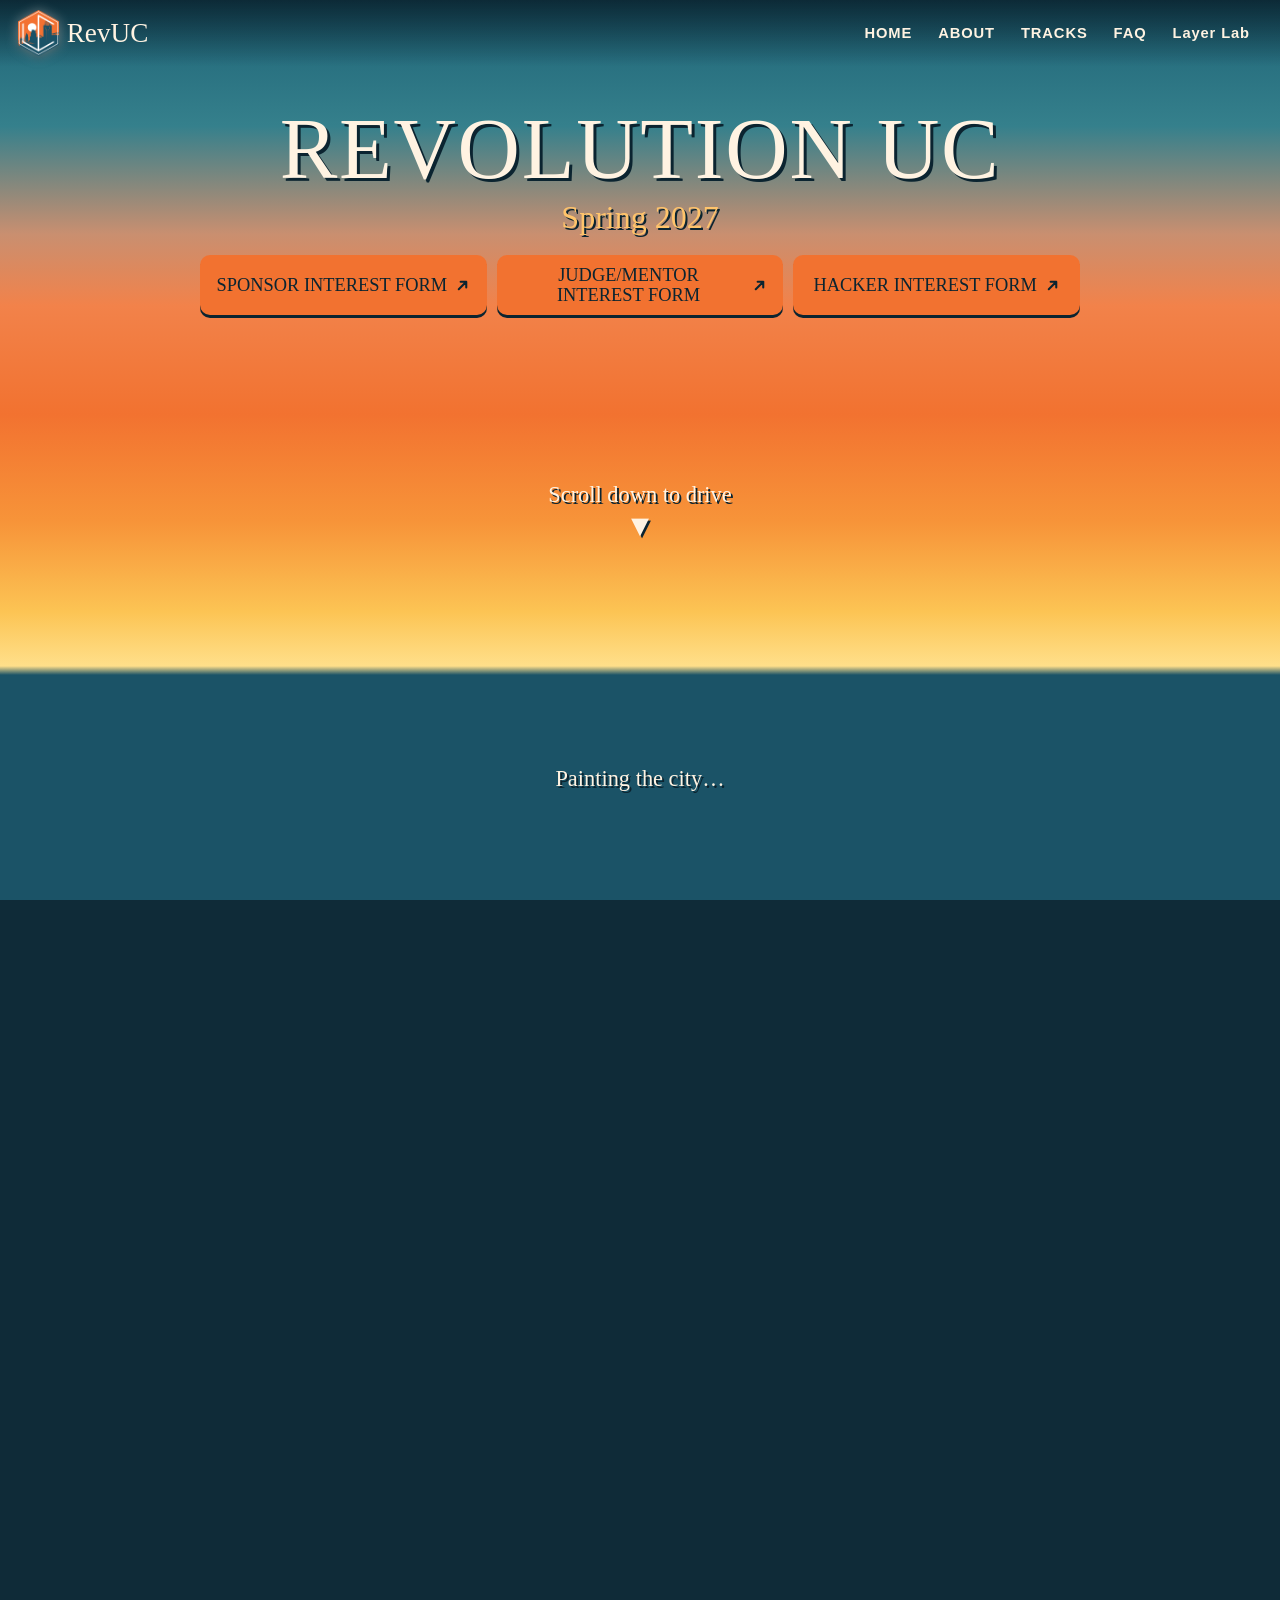
<file: index.html>
<!DOCTYPE html>
<html lang="en">
<head>
<meta charset="utf-8">
<meta name="viewport" content="width=device-width, initial-scale=1, viewport-fit=cover">
<title>RevUC – Cincinnati Painted Drive</title>
<link rel="preconnect" href="https://fonts.googleapis.com">
<link rel="preconnect" href="https://fonts.gstatic.com" crossorigin>
<link href="https://fonts.googleapis.com/css2?family=Carter+One&family=Caveat+Brush&family=Chivo:wght@400;700;900&family=DM+Mono:wght@400;500;700&family=Inter:wght@400;700;800&family=Montserrat:wght@400;700;900&family=Nunito+Sans:wght@400;700;800&family=Rubik:wght@400;700;900&family=Unbounded:wght@400;700;900&family=Yellowtail&display=swap" rel="stylesheet">
<link rel="stylesheet" href="revuc.css">

</head>
<body>
<header>
  <a class="logo" href="#start"><img class="mark" src="[data-uri]" alt="RevUC logo">RevUC</a>
  <nav id="nav" aria-label="Main"><a href="#start">HOME</a><a href="#about">ABOUT</a><a href="#tracks">TRACKS</a><a href="#faq">FAQ</a><a href="LayerLab.html">Layer Lab</a></nav>
  <button id="burger" type="button" aria-label="Menu" aria-expanded="false" aria-controls="nav"><span></span></button>
</header>
<main>
<div id="track">
 <div id="stage">
  <canvas id="skyband" aria-hidden="true"></canvas>
  <canvas id="cv" aria-label="Hand-painted Cincinnati street at sunset with a car driving right"></canvas>
  <div id="blend" aria-hidden="true"></div>

  <div class="o" id="sched"><div class="s-sched"><svg class="topper" viewBox="0 0 48 48" aria-hidden="true"><g fill="none" stroke="#ffd770" stroke-width="2" stroke-linecap="round"><path d="M24 2v8M24 38v8M2 24h8M38 24h8M8.5 8.5l5.6 5.6M33.9 33.9l5.6 5.6M39.5 8.5l-5.6 5.6M14.1 33.9l-5.6 5.6"/></g><path d="M24 12l3.4 8.6L36 24l-8.6 3.4L24 36l-3.4-8.6L12 24l8.6-3.4z" fill="#ffd770" stroke="#b8892a" stroke-width="1"/></svg>
    <div class="arrowsign"><div class="bulbs"><div class="in"><h2 class="script">Schedule</h2></div></div><span class="tip" aria-hidden="true"></span></div>
    <div class="board"><ul>
      <li><b>Fri 6–8 PM</b><span>Check-in &amp; dinner</span></li><li><b>Fri 9 PM</b><span>Opening &amp; mixer</span></li>
      <li><b>Sat 10 AM–12 PM</b><span>Workshops</span></li><li><b>Sun 11 AM</b><span>Demos &amp; awards</span></li></ul></div>
    <div class="post warm"></div></div></div>

  <div class="o" id="spon"><div class="s-spon"><div class="neonbox"><h2 class="script neon">Our Sponsors</h2><div class="logos"><div>LOGO</div><div>LOGO</div><div>LOGO</div><div>LOGO</div></div></div></div></div>

  <div class="o" id="subway"><div class="subwrap"><div class="sub">
    <div class="subhead"><span class="bullet">R</span><h2>Explore Rev UC</h2><span class="dest">Express to 1819 Innovation Hub ▶</span></div>
    <div class="map"><svg viewBox="0 0 800 420" role="img" aria-label="Map of the venue">
      <path id="route" class="road-line" d="M120 100 C220 110 260 150 340 130 S470 110 540 150 S680 250 640 300 S520 300 450 280 S330 290 260 340 S160 350 150 270 S200 220 270 215 S380 200 440 230"/>
      <path class="road-in" d="M120 100 C220 110 260 150 340 130 S470 110 540 150 S680 250 640 300 S520 300 450 280 S330 290 260 340 S160 350 150 270 S200 220 270 215 S380 200 440 230"/>
      <g id="train">
      <g><animateMotion dur="18s" begin="0s" repeatCount="indefinite" rotate="auto"><mpath href="#route"/></animateMotion>
        <animate attributeName="opacity" values="0;1;1;0" keyTimes="0;.04;.96;1" dur="18s" begin="0s" repeatCount="indefinite"/>
        <rect x="-13" y="-8" width="26" height="16" rx="3" fill="#1b5367" stroke="#1d1a26" stroke-width="3"/><rect x="-8" y="-4" width="5" height="5" fill="#fff"/><rect x="2" y="-4" width="5" height="5" fill="#fff"/></g>
      <g><animateMotion dur="18s" begin="-0.45s" repeatCount="indefinite" rotate="auto"><mpath href="#route"/></animateMotion>
        <animate attributeName="opacity" values="0;1;1;0" keyTimes="0;.04;.96;1" dur="18s" begin="-0.45s" repeatCount="indefinite"/>
        <rect x="-13" y="-8" width="26" height="16" rx="3" fill="#f27230" stroke="#1d1a26" stroke-width="3"/><rect x="-8" y="-4" width="5" height="5" fill="#fff"/><rect x="2" y="-4" width="5" height="5" fill="#fff"/></g>
      <g><animateMotion dur="18s" begin="-0.9s" repeatCount="indefinite" rotate="auto"><mpath href="#route"/></animateMotion>
        <animate attributeName="opacity" values="0;1;1;0" keyTimes="0;.04;.96;1" dur="18s" begin="-0.9s" repeatCount="indefinite"/>
        <rect x="-14" y="-8" width="28" height="16" rx="6" fill="#f6c945" stroke="#1d1a26" stroke-width="3"/><rect x="-4" y="-4" width="5" height="5" fill="#fff"/><rect x="5" y="-4" width="6" height="5" fill="#8fe3f0"/></g>
      </g>
      <!-- Stops: data-t is the text shown when a stop is tapped; data-p puts the label above (a) or below (b) -->
      <g id="nodes">
      <g class="node" tabindex="0" data-p="a" data-t="Check-in: pick up your badge and meet your team."><circle cx="120" cy="100" r="16"/><text>Check-in</text></g>
      <g class="node" tabindex="0" data-p="a" data-t="Hacking floor: where teams build for the whole event."><circle cx="340" cy="130" r="16"/><text>Hack floor</text></g>
      <g class="node" tabindex="0" data-p="a" data-t="Workshops: short sessions on tools, APIs, and design."><circle cx="540" cy="150" r="16"/><text>Workshops</text></g>
      <g class="node" tabindex="0" data-p="b" data-t="Food and rest: meals, snacks, and a quiet corner."><circle cx="640" cy="300" r="16"/><text>Food + rest</text></g>
      <g class="node" tabindex="0" data-p="b" data-t="Mentors: drop in for help on a stuck project."><circle cx="260" cy="340" r="16"/><text>Mentors</text></g>
      <g class="node" tabindex="0" data-p="b" data-t="Demo stage: show what you built and meet the judges."><circle cx="440" cy="230" r="16"/><text>Demos</text></g>
      </g>
    </svg></div>
    <div class="cap" id="cap" aria-live="polite">Tap a stop to see what happens there.</div>
  </div><div class="legs"><i></i><i></i></div></div></div>

  <div class="o" id="tracks"><div class="s-trk"><div class="bulbs"><div class="in">
    <div class="tiles" aria-label="Tracks"><span>T</span><span>R</span><span>A</span><span>C</span><span>K</span><span>S</span></div><ul>
    <li><b>Beginner</b>First hackathon? Build with a mentor beside you.</li>
    <li><b>Sustainability</b>Tools for a greener Cincinnati.</li>
    <li><b>Health &amp; wellbeing</b>Apps that help people feel better.</li>
    <li><b>Open innovation</b>Anything you can dream up and ship.</li>
    </ul><small class="sample">Sample tracks: replace with the final list</small></div></div><div class="legs"><i></i><i></i></div></div></div>

  <div class="o" id="faq"><div class="s-faq"><div class="truss"><span class="iri">FAQ</span></div><div class="fpanel"><dl>
    <dt>Who can join?</dt><dd>Students of every major and skill level.</dd>
    <dt>Do I need a team?</dt><dd>No. Come solo and find one at the mixer.</dd>
    <dt>What should I bring?</dt><dd>A laptop, a charger and an idea or two.</dd>
    <dt>Never hacked before?</dt><dd>Perfect. Workshops and mentors get you started.</dd>
    </dl><small class="sample">Sample answers: replace with the final FAQ</small></div><div class="post thin"></div></div></div>

  <div class="o" id="about"><div class="s-about"><div class="enamel"><h3 class="script">About us</h3><svg class="skyl" viewBox="0 0 300 46" preserveAspectRatio="none" aria-hidden="true"><defs><pattern id="skw" width="6" height="7" patternUnits="userSpaceOnUse"><rect x="2" y="2" width="1.6" height="2.4" fill="#2c8463"/></pattern></defs><rect width="300" height="46" fill="#dff3e6"/><path d="M0 32h10v14h-10zM10 26h12v20h-12zM24 34h10v12h-10zM36 22h14v24h-14zM52 30h9v16h-9zM63 18h12v28h-12zM77 28h10v18h-10zM90 24h16v22h-16zM108 16h11v30h-11zM121 32h9v14h-9zM132 20h14v26h-14zM148 28h10v18h-10zM160 22h12v24h-12zM174 30h10v16h-10zM186 18h14v28h-14zM202 26h11v20h-11zM215 32h10v14h-10zM227 20h16v26h-16zM245 28h10v18h-10zM257 24h12v22h-12zM271 30h10v16h-10zM283 22h17v24h-17z" fill="#9edcbc"/><path d="M0 36h18v10h-18zM18 30h14v16h-14zM34 34h20v12h-20zM56 24h12v22h-12zM70 32h16v14h-16zM88 28h10v18h-10zM162 30h14v16h-14zM178 34h12v12h-12zM232 28h16v18h-16zM250 34h14v12h-14zM266 26h12v20h-12zM280 32h20v14h-20zM118 46V22h4v-8h3v-6h2v-6h1v6h2v6h3v8h4v24zM100 46V18h2l2-4 2 4h2v28zM196 46v-10a16 16 0 0 1 32 0v10z" fill="#5fbf92"/><path d="M0 36h18v10h-18zM18 30h14v16h-14zM34 34h20v12h-20zM56 24h12v22h-12zM70 32h16v14h-16zM88 28h10v18h-10zM162 30h14v16h-14zM178 34h12v12h-12zM232 28h16v18h-16zM250 34h14v12h-14zM266 26h12v20h-12zM280 32h20v14h-20zM118 46V22h4v-8h3v-6h2v-6h1v6h2v6h3v8h4v24zM100 46V18h2l2-4 2 4h2v28zM196 46v-10a16 16 0 0 1 32 0v10z" fill="url(#skw)" opacity=".7"/><rect y="44" width="300" height="2" fill="#2c8463"/></svg></div>
    <div class="bulbs"><div class="in"><p>RevolutionUC is UC’s student-run hackathon. Build, learn and ship something in a weekend. All majors welcome.</p></div></div>
    <div class="post"></div></div></div>

  <div id="where">
    <button id="prevStop" type="button" aria-label="Previous stop"><svg viewBox="0 0 20 20" aria-hidden="true"><path d="M13 3 5 10l8 7" fill="none" stroke="currentColor" stroke-width="3" stroke-linecap="round" stroke-linejoin="round"/></svg></button>
    <div class="wt"><small>Now passing</small><b id="whereTxt">Downtown Cincinnati</b><i><u id="prog"></u></i></div>
    <button id="nextStop" type="button" aria-label="Next stop"><svg viewBox="0 0 20 20" aria-hidden="true"><path d="M7 3l8 7-8 7" fill="none" stroke="currentColor" stroke-width="3" stroke-linecap="round" stroke-linejoin="round"/></svg></button>
  </div>

  <div id="hero"><div class="hcard">
    <h1>REVOLUTION UC</h1>
    <p class="when">Spring 2027</p>
    <div class="cta">
      <a href="https://www.revolutionuc.com/sponsor-interest" target="_blank" rel="noopener">SPONSOR INTEREST FORM<svg viewBox="0 0 16 16" aria-hidden="true"><path d="M4 12 12 4M6 4h6v6" fill="none" stroke="currentColor" stroke-width="2.2" stroke-linecap="round" stroke-linejoin="round"/></svg><span class="sr"> (opens in a new tab)</span></a>
      <a href="https://www.revolutionuc.com/judge-mentor-interest" target="_blank" rel="noopener">JUDGE/MENTOR INTEREST FORM<svg viewBox="0 0 16 16" aria-hidden="true"><path d="M4 12 12 4M6 4h6v6" fill="none" stroke="currentColor" stroke-width="2.2" stroke-linecap="round" stroke-linejoin="round"/></svg><span class="sr"> (opens in a new tab)</span></a>
      <a href="https://www.revolutionuc.com/interest" target="_blank" rel="noopener">HACKER INTEREST FORM<svg viewBox="0 0 16 16" aria-hidden="true"><path d="M4 12 12 4M6 4h6v6" fill="none" stroke="currentColor" stroke-width="2.2" stroke-linecap="round" stroke-linejoin="round"/></svg><span class="sr"> (opens in a new tab)</span></a>
    </div>
  </div></div>
  <div id="loading">Painting the city…</div>
  <div id="modal" role="dialog" aria-modal="true" aria-labelledby="mtitle"><div class="sheet"><button id="mclose" type="button" aria-label="Close">✕</button><h2 id="mtitle"></h2><div id="mbody"></div></div></div>
  <div id="hint"><span id="hintTxt">Scroll down to drive</span><span class="dn" id="hintArr" aria-hidden="true">▼</span></div>
 </div>
</div>
</main>


<!-- ===== REVUC ADDITIONS: font switcher, vintage FAQ storefront, responsive form popups ===== -->



<!-- ===== END REVUC ADDITIONS ===== -->

<script src="revuc.js"></script>
</body>
</html>
</file>
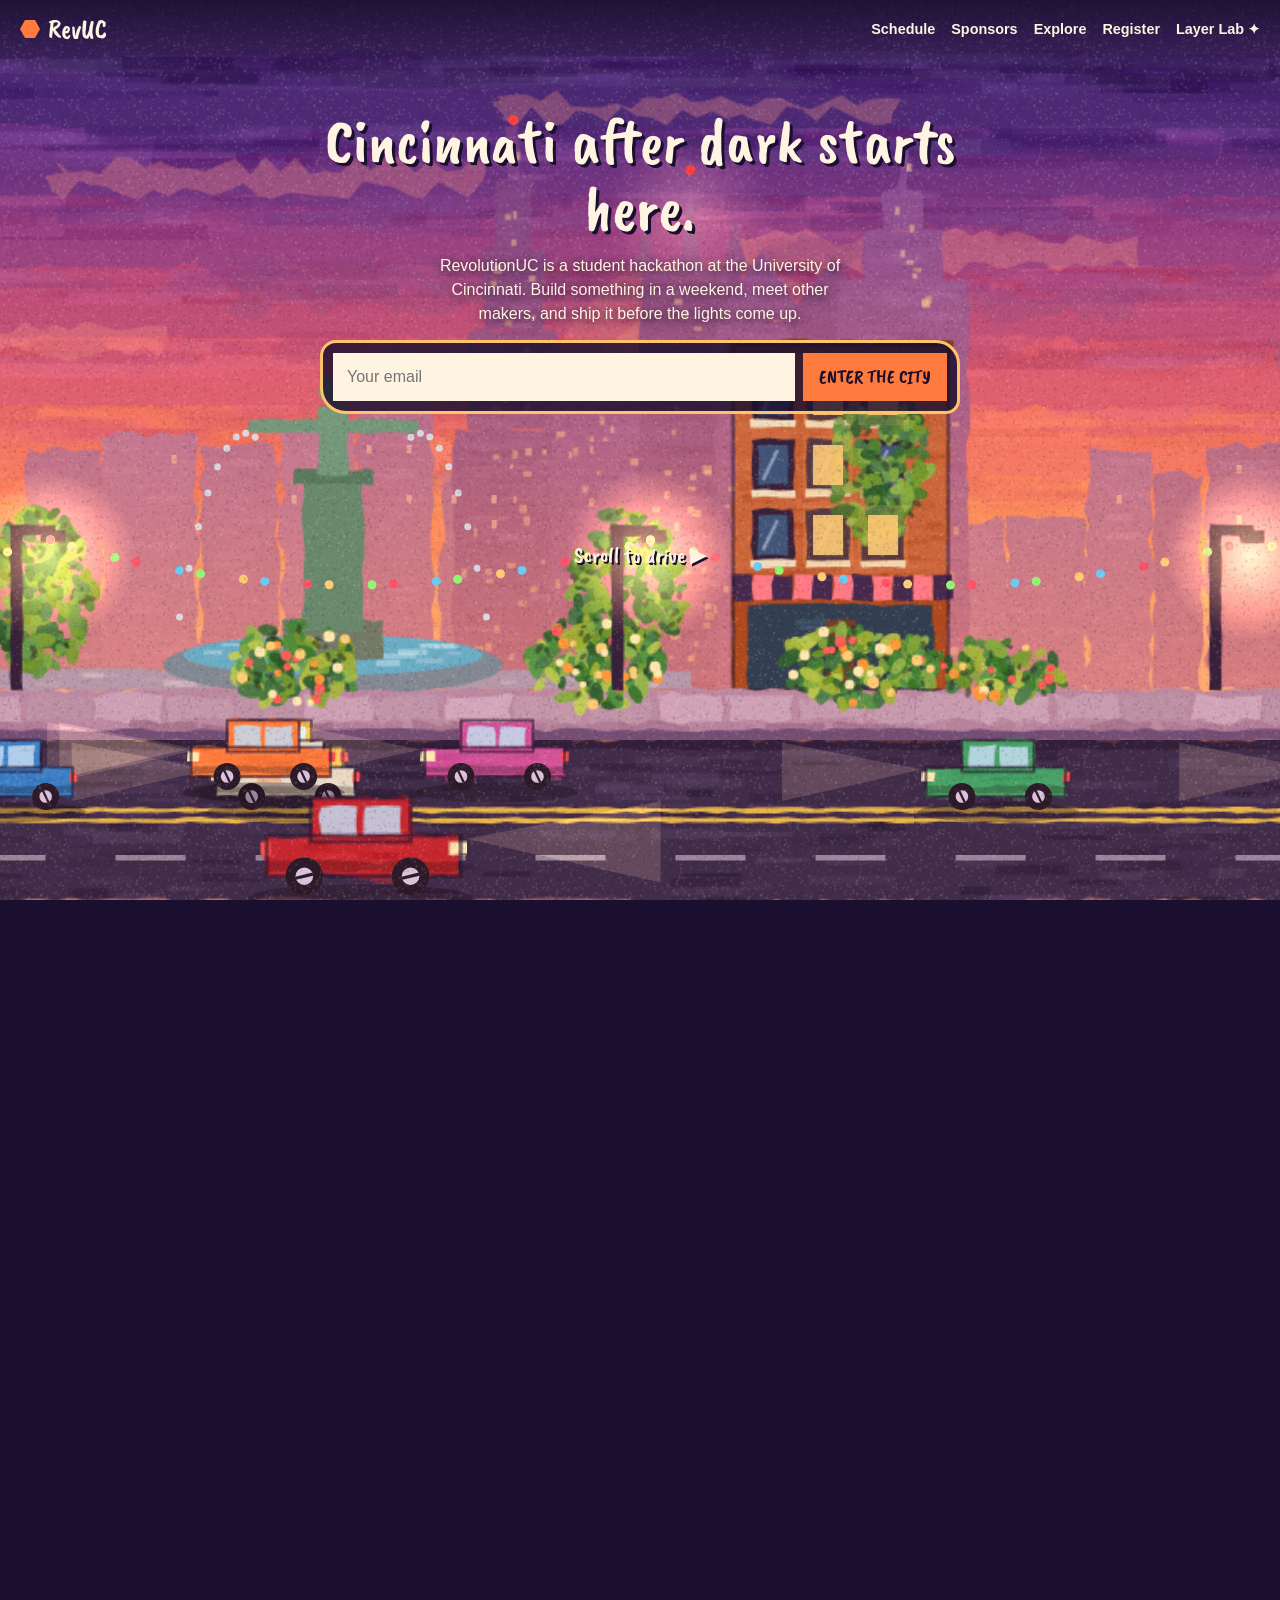
<file: a.html>
<!DOCTYPE html>
<html lang="en">
<head>
<meta charset="utf-8">
<meta name="viewport" content="width=device-width, initial-scale=1, viewport-fit=cover">
<title>RevUC – Cincinnati Painted Drive</title>
<link href="https://fonts.googleapis.com/css2?family=Caveat+Brush&display=swap" rel="stylesheet">
<style>
:root{--ink:#1a0f2e;--orange:#ff7a3d;--gold:#ffc46b;--paper:#fff3e2;--magenta:#c2307a;--glass:rgba(26,15,46,.82);
--px:"Caveat Brush","Comic Sans MS",cursive;
box-sizing:border-box;padding-top:env(safe-area-inset-top,0px);padding-bottom:env(safe-area-inset-bottom,0px);color-scheme:dark}
html{scroll-padding-top:env(safe-area-inset-top,0px)}
*{box-sizing:border-box}
body{margin:0;background:var(--ink);color:var(--paper);font-family:"Chivo","Helvetica Neue",Arial,sans-serif;overflow-x:hidden}
#track{height:650vh}
#stage{position:sticky;top:0;height:100vh;overflow:hidden;background:linear-gradient(#2b1a5e 0%,#5e2a88 28%,#a8367f 46%,#ee6358 62%,#ffb35c 74%,#2a1a44 75%)}   /* sunset fallback, always visible */
#loading{position:absolute;left:50%;bottom:12vh;transform:translateX(-50%);z-index:9;font-family:var(--px);font-size:1.4rem;text-shadow:2px 2px 0 #1a0f2e;text-align:center;max-width:90vw}
#cv{position:absolute;inset:0;width:100%;height:100%}
header{position:fixed;top:0;left:0;right:0;z-index:20;display:flex;justify-content:space-between;align-items:center;padding:calc(12px + env(safe-area-inset-top,0px)) 20px 12px;background:linear-gradient(rgba(26,15,46,.85),transparent)}
.logo{font-family:var(--px);font-size:1.7rem;color:var(--paper);text-decoration:none;display:flex;align-items:center;gap:8px}
.logo i{width:20px;height:20px;background:var(--orange);clip-path:polygon(25% 5%,75% 5%,100% 50%,75% 95%,25% 95%,0 50%)}
nav a{color:var(--paper);text-decoration:none;margin-left:16px;font-weight:700;font-size:.9rem}
nav a:hover,nav a:focus-visible{color:var(--gold);outline:none;text-decoration:underline}
#hero{position:absolute;left:50%;top:12vh;transform:translateX(-50%);width:min(640px,92vw);text-align:center;z-index:7}
#hero h1{font-family:var(--px);font-weight:400;font-size:clamp(2rem,6vw,4rem);line-height:1.05;margin:0;text-shadow:3px 3px 0 #1a0f2e}
#hero p{font-size:1rem;line-height:1.5;margin:12px auto 0;max-width:46ch;text-shadow:0 2px 8px rgba(26,15,46,.95)}
.enter{display:flex;gap:8px;flex-wrap:wrap;margin-top:14px;background:var(--glass);padding:10px;border:3px solid var(--gold);border-radius:16px 24px 14px 26px}
.enter input{flex:1 1 180px;padding:12px 14px;border:0;font:inherit;background:#fff3e2;color:#1a0f2e}
.enter button{padding:12px 16px;border:0;background:var(--orange);color:#1a0f2e;font-family:var(--px);font-size:1.2rem;cursor:pointer}
button:focus-visible,input:focus-visible{outline:3px solid var(--gold);outline-offset:2px}
#msg{min-height:1.4em;margin:8px 0 0;font-weight:700;color:var(--gold)}
#hint{position:absolute;left:50%;top:60vh;transform:translateX(-50%);z-index:7;font-family:var(--px);font-size:1.4rem;text-shadow:2px 2px 0 #1a0f2e;white-space:nowrap}
.o{position:absolute;left:0;top:0;transform-origin:50% 100%;translate:-50% -100%;z-index:4}
.sign{position:relative;width:460px;height:440px}
.pole{position:absolute;left:50%;bottom:0;width:14px;height:50%;background:#2c2c3e;transform:translateX(-50%)}
.hex{position:absolute;left:50%;top:0;transform:translateX(-50%);width:260px;height:170px;background:var(--paper);clip-path:polygon(22% 0,78% 0,100% 50%,78% 100%,22% 100%,0 50%);display:grid;place-items:center}
.hex::before{content:"";position:absolute;inset:7px;background:var(--ink);clip-path:inherit}
.hex h2{position:relative;font-family:var(--px);font-weight:400;font-size:2rem;margin:0}
.arrow{position:absolute;background:var(--paper);color:var(--ink);padding:8px 14px;font-weight:700;font-size:13px;line-height:1.25;white-space:nowrap}
.arrow b{display:block;font-size:12px;color:var(--magenta)}
.a1{left:0;top:42%;clip-path:polygon(0 50%,12% 0,100% 0,100% 100%,12% 100%);padding-left:26px}
.a2{right:0;top:42%;clip-path:polygon(0 0,88% 0,100% 50%,88% 100%,0 100%);padding-right:28px}
.a3{left:0;top:62%;clip-path:polygon(0 50%,12% 0,100% 0,100% 100%,12% 100%);padding-left:26px}
.a4{right:0;top:62%;clip-path:polygon(0 0,88% 0,100% 50%,88% 100%,0 100%);padding-right:28px}
.spons{position:relative;width:560px;height:150px}
.spons::before,.spons::after{content:"";position:absolute;top:-70px;width:5px;height:70px;background:#2c2c3e}
.spons::before{left:70px}.spons::after{right:70px}
.spons .bar{position:absolute;left:0;right:0;top:0;height:150px;background:#2c2c3e;border:4px solid #6a6a86;padding:10px 14px}
.spons h2{font-family:var(--px);font-weight:400;font-size:1.9rem;letter-spacing:.08em;text-align:center;margin:0 0 10px}
.logos{display:flex;gap:10px}
.logos div{flex:1;height:70px;background:var(--paper);color:var(--magenta);display:grid;place-items:center;font-weight:800}
.spons .p1,.spons .p2{position:absolute;top:150px;bottom:0;width:16px;background:#2c2c3e}
.p1{left:30px}.p2{right:30px}
/* subway-style map sign near the end of the drive */
.subwrap{position:relative;width:860px;padding-bottom:70px}
.sub{position:relative;background:#14172a;border:6px solid #0b0c18;border-radius:14px;padding-bottom:10px}
.subhead{display:flex;align-items:center;gap:14px;padding:12px 18px;background:#0b0c18}
.bullet{width:48px;height:48px;border-radius:50%;background:#e0407f;color:#fff;display:grid;place-items:center;font-family:var(--px);font-size:1.9rem}
.sub h2{font-family:var(--px);font-weight:400;font-size:2.6rem;margin:0;color:#fff;line-height:1}
.dest{margin-left:auto;font-weight:700;font-size:.95rem;color:#ffe9a8}
.sub .map{background:#fff;border:3px solid #1d1a26;border-radius:6px;margin:10px 14px 0}
.sub .map svg{width:100%;height:auto;display:block}
.sub .cap{margin:8px 18px 0;min-height:2.6em;color:#fff;font-size:1.05rem}
.legs i{position:absolute;bottom:0;width:16px;height:72px;background:#2c2c3e}
.legs i:first-child{left:90px}.legs i:last-child{right:90px}
.road-line{fill:none;stroke:#1d1a26;stroke-width:7;stroke-linecap:round;stroke-linejoin:round}
.road-in{fill:none;stroke:#fff;stroke-width:3;stroke-linecap:round}
.node{cursor:pointer}
.node circle{fill:#ffe9a8;stroke:#1d1a26;stroke-width:4;transition:fill .2s}
.node:hover circle,.node:focus-visible circle,.node.on circle{fill:#e0407f}
.node text{font-weight:600;font-size:15px;fill:#1d1a26}
</style>
</head>
<body>
<header>
  <a class="logo" href="#start"><i></i>RevUC</a>
  <nav><a href="#schedule">Schedule</a><a href="#sponsors">Sponsors</a><a href="#explore">Explore</a><a href="#enter">Register</a><a href="layerLab.html">Layer Lab ✦</a></nav>
</header>
<main>
<div id="track">
 <div id="stage">
  <canvas id="cv" aria-label="Hand-painted Cincinnati street at sunset with a car driving right"></canvas>

  <div class="o" id="sched"><div class="sign"><div class="pole"></div><div class="hex"><h2>SCHEDULE</h2></div>
    <div class="arrow a1"><b>Fri, 6–8 PM</b>Check-in &amp; dinner</div><div class="arrow a2"><b>Fri, 9 PM</b>Opening &amp; mixer</div>
    <div class="arrow a3"><b>Sat, 10 AM–12 PM</b>Workshops</div><div class="arrow a4"><b>Sun, 11 AM</b>Demos &amp; awards</div></div></div>
  <div class="o" id="spon"><div class="spons"><div class="bar"><h2>SPONSORS</h2><div class="logos"><div>Logo</div><div>Logo</div><div>Logo</div><div>Logo</div></div></div></div></div>


  <!-- Subway-style map sign (the Explore Rev UC map); positioned along the road by the script -->
  <div class="o" id="subway"><div class="subwrap"><div class="sub">
    <div class="subhead"><span class="bullet">R</span><h2>Explore Rev UC</h2><span class="dest">Express to 1819 Innovation Hub ▶</span></div>
    <div class="map"><svg viewBox="0 0 800 420" role="img" aria-label="Map of the venue">
      <!-- Route: the id lets the train follow this exact path -->
      <path id="route" class="road-line" d="M120 100 C220 110 260 150 340 130 S470 110 540 150 S680 250 640 300 S520 300 450 280 S330 290 260 340 S160 350 150 270 S200 220 270 215 S380 200 440 230"/>
      <path class="road-in" d="M120 100 C220 110 260 150 340 130 S470 110 540 150 S680 250 640 300 S520 300 450 280 S330 290 260 340 S160 350 150 270 S200 220 270 215 S380 200 440 230"/>
      <!-- Train: 3 cars following the route; later start times make them trail the lead car -->
      <g id="train">
      <g><animateMotion dur="18s" begin="0s" repeatCount="indefinite" rotate="auto"><mpath href="#route"/></animateMotion>
        <animate attributeName="opacity" values="0;1;1;0" keyTimes="0;.04;.96;1" dur="18s" begin="0s" repeatCount="indefinite"/>
        <rect x="-13" y="-8" width="26" height="16" rx="3" fill="#6a2fd1" stroke="#1d1a26" stroke-width="3"/><rect x="-8" y="-4" width="5" height="5" fill="#fff"/><rect x="2" y="-4" width="5" height="5" fill="#fff"/></g>
      <g><animateMotion dur="18s" begin="-0.45s" repeatCount="indefinite" rotate="auto"><mpath href="#route"/></animateMotion>
        <animate attributeName="opacity" values="0;1;1;0" keyTimes="0;.04;.96;1" dur="18s" begin="-0.45s" repeatCount="indefinite"/>
        <rect x="-13" y="-8" width="26" height="16" rx="3" fill="#e0407f" stroke="#1d1a26" stroke-width="3"/><rect x="-8" y="-4" width="5" height="5" fill="#fff"/><rect x="2" y="-4" width="5" height="5" fill="#fff"/></g>
      <g><animateMotion dur="18s" begin="-0.9s" repeatCount="indefinite" rotate="auto"><mpath href="#route"/></animateMotion>
        <animate attributeName="opacity" values="0;1;1;0" keyTimes="0;.04;.96;1" dur="18s" begin="-0.9s" repeatCount="indefinite"/>
        <rect x="-14" y="-8" width="28" height="16" rx="6" fill="#f6c945" stroke="#1d1a26" stroke-width="3"/><rect x="-4" y="-4" width="5" height="5" fill="#fff"/><rect x="5" y="-4" width="6" height="5" fill="#8fe3f0"/></g>
      </g>
      <!-- Stops: data-t is the text shown when a stop is tapped -->
      <g id="nodes">
      <g class="node" tabindex="0" data-t="Check-in: pick up your badge and meet your team."><circle cx="120" cy="100" r="16"/><text x="100" y="72">Check-in</text></g>
      <g class="node" tabindex="0" data-t="Hacking floor: where teams build for the whole event."><circle cx="340" cy="130" r="16"/><text x="318" y="108">Hack floor</text></g>
      <g class="node" tabindex="0" data-t="Workshops: short sessions on tools, APIs, and design."><circle cx="540" cy="150" r="16"/><text x="520" y="128">Workshops</text></g>
      <g class="node" tabindex="0" data-t="Food and rest: meals, snacks, and a quiet corner."><circle cx="640" cy="300" r="16"/><text x="588" y="340">Food + rest</text></g>
      <g class="node" tabindex="0" data-t="Mentors: drop in for help on a stuck project."><circle cx="260" cy="340" r="16"/><text x="236" y="378">Mentors</text></g>
      <g class="node" tabindex="0" data-t="Demo stage: show what you built and meet the judges."><circle cx="440" cy="230" r="16"/><text x="410" y="266">Demos</text></g>
      </g>
    </svg></div>
    <div class="cap" id="cap" aria-live="polite">Tap a stop to see what happens there.</div>
  </div><div class="legs"><i></i><i></i></div></div></div>

  <div id="hero">
    <h1>Cincinnati after dark starts here.</h1>
    <p>RevolutionUC is a student hackathon at the University of Cincinnati. Build something in a weekend, meet other makers, and ship it before the lights come up.</p>
    <form class="enter" onsubmit="return false">
      <input id="city" type="email" placeholder="Your email" aria-label="Your email">
      <button id="go" type="button">ENTER THE CITY</button>
    </form>
    <div id="msg" role="status"></div>
  </div>
  <div id="loading">Painting the city…</div>
  <div id="hint">Scroll to drive ▶</div>
 </div>
</div>
</main>

<script>
(function(){
/* ========== SETTINGS ==========
   Everything is drawn in "units" on a canvas that is 180 units tall (VH).
   GY = ground line under the buildings, RD = top of the road, WL = total world length. */
var VH=180,GY=138,RD=148,WL=3800,RS=3;
var cv=document.getElementById('cv'),g=cv.getContext('2d'),track=document.getElementById('track'),
    hero=document.getElementById('hero'),hint=document.getElementById('hint'),
    sched=document.getElementById('sched'),spon=document.getElementById('spon'),subw=document.getElementById('subway');
var W,H,VW,U,DPR,camMax,camS=0,SX,PX,BX,seed=5,FAR=[],MID=[],gaps=[],cars=[],BR={},t=0,pr=0,vel=0,S={},LM={},grain;

/* ====================================================================
   IMAGE SWAP POINTS  (put your own artwork here)
   --------------------------------------------------------------------
   Everything on screen is painted by code at startup. To use an image
   instead, set the matching entry below to a URL. Leave null to keep the
   painted version. Each image is auto-fitted: it is scaled to the layer's
   height and repeated sideways, so a wide panorama that tiles works best.
   (Tiles, sprites and the paper grain are stretched to their exact size.)

   In a published artifact, remote URLs are blocked: use a data: URL
   ('data:image/png;base64,....'). On your own site, use normal paths
   such as 'img/far.png'.

   LAYER ORDER (back to front)      parallax   export size (3 px per unit)
     1  sky       sunset bands, clouds     2%   any width x 540 px
     2  sun       sun disc + halo          3%   240 x 240 px
     3  far       far skyline + towers    10%   any width x 540 px
     4  midfar    Union Terminal          22%   any width x 540 px
     5  mid       street buildings, Fountain Square, UC, 1819 Hub   55%   any width x 540 px
     6  bridge    Roebling Bridge        100%   3060 x 540 px (world strip)
     7  walk      sidewalk + lamps       100%   1080 x 150 px (tile, repeats every 360 units)
     8  road      asphalt                100%   1080 x 96 px  (tile, repeats every 360 units)
     9  cars      7 sprites, facing right       102 x 60 px each (index 6 = player's car)
    10  glow      soft light sprite (lamps, windows)   102 x 102 px
    11  grain     paper texture over everything   any square, repeats
   ==================================================================== */
var IMAGES={sky:null,sun:null,far:null,midfar:null,mid:null,bridge:null,walk:null,road:null,
            cars:[null,null,null,null,null,null,null],glow:null,grain:null};
/* Effects that are drawn by code at fixed spots (flashing windows, tower glows, fountain spray).
   They switch off automatically when you replace the layer they sit on, so they don't float in the wrong place. */
var FX={windows:true,glow:true,spray:true};
/* Q = scroll progress (0 to 1) at which each landmark is centered on screen */
var Q={carew:.08,fifth:.14,gat:.18,pnc:.22,scripps:.26,ws:.30,fs:.12,sch:.24,br:.34,ut:.66,uc:.80,sub:.86};
function rnd(){seed=(seed*16807)%2147483647;return seed/2147483647}
function hh(a,b){var n=Math.sin(a*12.9898+b*78.233)*43758.5453;return n-Math.floor(n)}
function mod(a,n){return((a%n)+n)%n}
function cl(v){return v<0?0:v>255?255:v|0}
function jit(col,k){if(col.charAt(0)!=='#')return col;var n=parseInt(col.slice(1),16),d=(rnd()-.5)*k;return'rgb('+cl((n>>16)+d)+','+cl((n>>8&255)+d)+','+cl((n&255)+d)+')'}
function dk(col,k){var n=parseInt(col.slice(1),16);return'rgb('+cl((n>>16)-k)+','+cl((n>>8&255)-k)+','+cl((n&255)-k)+')'}
function mk(w,h){var c=document.createElement('canvas');c.width=Math.ceil(w*RS);c.height=Math.ceil(h*RS);var x=c.getContext('2d');x.scale(RS,RS);return{c:c,x:x}}

/* ========== BRUSH HELPERS (the painted look) ========== */
function poly(c,x,y,w,h,col,wb,a){var J=function(){return(rnd()-.5)*2*wb},i;c.globalAlpha=a==null?1:a;c.fillStyle=col;c.beginPath();c.moveTo(x+J(),y+J());
  for(i=x;i<x+w;i+=3)c.lineTo(i,y+J());for(i=y;i<y+h;i+=3)c.lineTo(x+w+J(),i);for(i=x+w;i>x;i-=3)c.lineTo(i,y+h+J());for(i=y+h;i>y;i-=3)c.lineTo(x+J(),i);c.closePath();c.fill();c.globalAlpha=1}
function strokes(c,x,y,w,h,col,n,len,a,th){c.globalAlpha=a;for(var i=0;i<n;i++){var l=len*(.5+rnd());c.fillStyle=jit(col,50);c.fillRect(x+rnd()*Math.max(1,w-l),y+rnd()*h,l,th*(.6+rnd()))}c.globalAlpha=1}
function wall(c,x,y,w,h,col){poly(c,x,y,w,h,col,.7);strokes(c,x,y,w,h,col,w*h/10,9,.35,1.3);strokes(c,x,y,w,h,dk(col,45),w*h/38,5,.3,.7)}
function leaf(c,x,y,r,col,a){c.save();c.translate(x,y);c.rotate(rnd()*3.14);c.globalAlpha=a;c.fillStyle=col;c.beginPath();c.ellipse(0,0,r,r*.55,0,0,6.283);c.fill();c.restore();c.globalAlpha=1}
function foliage(c,x,y,w,h,cols,fl){var n=w*h/4|0,i,a,r;
  for(i=0;i<n;i++){a=rnd()*6.283;r=Math.sqrt(rnd());leaf(c,x+w/2+Math.cos(a)*r*w/2,y+h/2+Math.sin(a)*r*h/2,1.1+rnd()*1.6,jit(cols[rnd()*cols.length|0],44),.93)}
  for(i=0;i<n/6;i++){a=rnd()*6.283;r=Math.sqrt(rnd());leaf(c,x+w/2+Math.cos(a)*r*w/2,y+h/2+Math.sin(a)*r*h/2,.6+rnd()*.5,'#1c2a24',.55)}
  if(fl)for(i=0;i<n/5;i++){a=rnd()*6.283;r=Math.sqrt(rnd());c.fillStyle=fl[rnd()*fl.length|0];c.beginPath();c.arc(x+w/2+Math.cos(a)*r*w/2,y+h/2+Math.sin(a)*r*h/2,.7+rnd()*.5,0,6.283);c.fill()}}
function circ(c,cx,cy,r,col,a){c.globalAlpha=a;c.fillStyle=col;c.beginPath();for(var i=0;i<18;i++){var an=i/18*6.283,rr=r*(1+(rnd()-.5)*.07);c.lineTo(cx+Math.cos(an)*rr,cy+Math.sin(an)*rr)}c.closePath();c.fill();c.globalAlpha=1}

/* ========== BUILD: lay out the world (positions only, no drawing) ========== */
function build(){
  seed=5;camMax=WL-VW;var x=-10,L=camMax*.1+VW+60,i;FAR=[];
  // generic far skyline filler
  while(x<L){var w=9+(rnd()*12|0),h=22+(rnd()*48|0),b={x:x,w:w,h:h,win:[]};
    for(var wy=GY-h+4;wy<GY-30;wy+=5)for(var wx=2;wx<w-2;wx+=4)if(rnd()<.16)b.win.push(wx,wy,rnd()*9|0);
    FAR.push(b);x+=w+(rnd()*3|0)}
  // named downtown towers sit on the far layer (moves at 10% of the car's speed)
  ['carew','fifth','gat','pnc','scripps','ws'].forEach(function(n){LM[n]=Q[n]*camMax*.1+VW*.5});
  LM.ut=Q.ut*camMax*.22+VW*.5;                      // Union Terminal: mid-far layer (22%)
  // Roebling Bridge: a full-speed foreground strip; tower 1 reaches the car at scroll Q.br
  var t1=Q.br*camMax+VW*(.12+.5*Q.br)+22;
  BR={x0:t1-130,w:1020,t1:130,t2:890};
  // mid layer (55% speed): gaps where no regular buildings are drawn
  var cfs=Q.fs*camMax*.55+VW*.5,cut=Q.ut*camMax*.55+VW*.5;LM.fs=cfs;
  gaps=[[cfs-80,cfs+80],[.55*(BR.x0-VW)-10,.55*(BR.x0+BR.w)+VW+10],[cut-VW*.58,cut+VW*.58]];   // fountain, bridge, terminal
  var specs=[{c:Q.uc*camMax*.55+VW*.5,w:170,sp:'uc'},{c:camMax*.55+VW*.74,w:176,sp:'hub'}],si=0;
  var pal=[['#b5503a','#7e2f22'],['#e08a3a','#a85a1f'],['#7a3a78','#4d2049'],['#3a7a58','#214d35'],['#3a4a80','#212a4f'],['#c8643a','#823a20'],['#d9b45a','#a8822f']];
  MID=[];x=-20;L=camMax*.55+VW+80;
  while(x<L){gaps.forEach(function(gp){if(x>gp[0]-30&&x<gp[1])x=gp[1]});
    if(si<2&&x>=specs[si].c-specs[si].w/2-20){          // UC campus + 1819 Innovation Hub
      var s=specs[si++],hub=s.sp==='hub',m={x:Math.max(x,s.c-s.w/2),w:s.w,h:hub?108:112,sp:s.sp,c:hub?'#7a96b4':'#9a3a2e',d:hub?'#4a6684':'#5a1f1a',aw:'#fff',bar:false,lit:hub,vine:false,tank:false,ww:hub?26:6,wh:hub?14:8,lr:hub?[s.w/2-17,26,34,26]:null,win:[]};
      if(hub){for(var ry=18;ry<=62;ry+=22)for(var rx=12;rx<150;rx+=40){var q=rnd();m.win.push(rx,ry,q<.5?1:(q<.7?2:0),rnd()*9|0)}}
      else{[6,22,38,112,152].forEach(function(dx){[66,78].forEach(function(dy){var q=rnd();m.win.push(dx,dy,q<.5?1:(q<.7?2:0),rnd()*9|0)})})}
      MID.push(m);x=m.x+m.w+4;continue}
    var w2=38+(rnd()*28|0),h2=46+(rnd()*44|0),c=pal[rnd()*7|0],m2={x:x,w:w2,h:h2,c:c[0],d:c[1],aw:rnd()>.5?'#f0e2c4':'#ff7a8a',bar:rnd()<.12,lit:rnd()<.6,vine:rnd()<.55,tank:rnd()<.25,ww:6,wh:8,lr:[3,17,w2-6,17],win:[]};
    for(var wy2=6;wy2<h2-30;wy2+=14)for(var wx2=5;wx2<w2-8;wx2+=11){var r=rnd();m2.win.push(wx2,wy2,r<.45?1:(r<.62?2:0),rnd()*9|0)}
    MID.push(m2);x+=w2+(rnd()*2|0)}
  cars=[];for(i=0;i<7;i++)cars.push({x0:rnd()*400,v:16+rnd()*22,k:i%6,y:i%2?157:161});
  // world x of the three big signs (sponsors hangs over the middle of the bridge)
  SX=Q.sch*camMax+VW*(.12+.5*Q.sch)+30;PX=BR.x0+510;BX=Q.sub*camMax+VW*(.12+.5*Q.sub)+30}

/* ========== PAINT: pre-render every layer once into offscreen canvases ========== */
var SKY=['#2b1a5e','#40247a','#5e2a88','#82308a','#a8367f','#cf4373','#ee6358','#ff8a4c','#ffb35c','#ffd27a'];
function tier(c,cx,y,w,h,col,plain){poly(c,cx-w/2,y-h,w,h,col,.5);strokes(c,cx-w/2,y-h,w,h,col,w*h/9,8,.3,1);strokes(c,cx-w/2,y-h,w,h,'#9a62b8',w*h/50,6,.25,.8);if(!plain)strokes(c,cx-w/2+1,y-h+2,w-2,h-3,'#ffd9a0',w*h/45,1.2,.55,1.2)}
function cap(c,cx,y,w,h,col){c.fillStyle=col;c.beginPath();c.moveTo(cx-w/2,y);c.lineTo(cx,y-h);c.lineTo(cx+w/2,y);c.fill()}
function fountain(c,cx){   // Fountain Square: Tyler Davidson fountain ("Genius of Water")
  poly(c,cx-72,GY-4,144,4,'#b09ab0',.5);strokes(c,cx-72,GY-4,144,4,'#d8c0cc',40,6,.4,.8);
  c.fillStyle='#7a8a9a';c.beginPath();c.ellipse(cx,GY-5,34,6,0,0,6.283);c.fill();
  c.fillStyle='#5fb0d0';c.beginPath();c.ellipse(cx,GY-7,30,4,0,0,6.283);c.fill();strokes(c,cx-26,GY-10,52,5,'#bfe8ff',14,5,.5,.8);
  poly(c,cx-10,GY-14,20,8,'#6a7a6a',.3);poly(c,cx-6,GY-42,12,30,'#5f8a70',.4);poly(c,cx-8,GY-44,16,3,'#4f7a60',.3);
  poly(c,cx-3,GY-57,6,14,'#6a9a80',.3);circ(c,cx,GY-60,3,'#6a9a80',1);poly(c,cx-17,GY-54,34,2.4,'#6a9a80',.3);
  foliage(c,cx-70,GY-36,22,32,['#4f8a3a','#7aa83a','#2f6a3a'],null);foliage(c,cx+48,GY-36,22,32,['#4f8a3a','#7aa83a','#2f6a3a'],null)}
function ucBody(c,b){var cx=b.x+b.w/2,i;   // UC campus: brick wings + clock tower
  wall(c,b.x,GY-52,62,52,'#a8452f');wall(c,b.x+b.w-62,GY-52,62,52,'#a8452f');wall(c,cx-14,GY-112,28,112,'#9a3a2e');
  poly(c,b.x-1,GY-54,64,3,b.d,.3);poly(c,b.x+b.w-63,GY-54,64,3,b.d,.3);
  for(i=0;i<4;i++)poly(c,b.x+8+i*13,GY-22,3,22,'#f0e6d4',.3);poly(c,b.x+4,GY-26,52,3,'#f0e6d4',.3);
  poly(c,cx-8,GY-80,16,12,'#2a1a3a',.3);circ(c,cx,GY-96,6.5,'#f6f1e7',1);
  c.strokeStyle='#2a1a3a';c.lineWidth=.7;c.beginPath();c.moveTo(cx,GY-96);c.lineTo(cx,GY-100);c.moveTo(cx,GY-96);c.lineTo(cx+3,GY-95);c.stroke();
  c.fillStyle='#3a2a4a';c.beginPath();c.moveTo(cx-16,GY-112);c.lineTo(cx,GY-136);c.lineTo(cx+16,GY-112);c.fill();
  poly(c,b.x+b.w-46,GY-46,22,18,'#c4202e',.3);c.fillStyle='#fff';c.font='bold 11px Georgia,serif';c.fillText('UC',b.x+b.w-41,GY-33);
  poly(c,b.x-26,GY-5,b.w+52,5,'#5b8a52',.6);
  foliage(c,b.x-26,GY-38,26,36,['#4f8a3a','#7aa83a','#2f6a3a'],null);foliage(c,b.x+b.w,GY-38,26,36,['#4f8a3a','#7aa83a','#2f6a3a'],['#ffd27a'])}
function hubBody(c,b){   // 1819 Innovation Hub: glass-and-steel box with a red top band
  wall(c,b.x,GY-108,b.w,108,b.c);poly(c,b.x-2,GY-122,b.w+4,20,'#c4202e',.4);
  c.fillStyle='#fff';c.font='bold 16px Arial,sans-serif';c.fillText('1819',b.x+8,GY-105);c.font='bold 9px Arial,sans-serif';c.fillText('INNOVATION HUB',b.x+48,GY-106);
  poly(c,b.x+b.w/2-18,GY-28,36,28,'#2a3a54',.4);poly(c,b.x+b.w/2-.5,GY-28,1,28,'#8aa0b8',.1);
  poly(c,b.x-2,GY-3,b.w+4,3,'#9a8a9a',.4);
  foliage(c,b.x-16,GY-24,20,22,['#4f8a3a','#7aa83a'],['#ff7a8a','#ffd27a']);foliage(c,b.x+b.w-4,GY-24,20,22,['#4f8a3a','#7aa83a'],['#ff7a8a','#ffd27a'])}

function paint(){
  seed=77;var i,j,k,c,s;
  // sky: banded gradient with horizontal brush streaks and clouds
  
  // ◄ IMAGE SWAP: IMAGES.sky replaces this layer
  s=mk(VW+100,VH);c=s.x;S.sky=s.c;
  for(i=0;i<10;i++)poly(c,-4,i*14-2,VW+108,17,SKY[i],1.4);
  for(i=0;i<9;i++){strokes(c,0,(i+1)*14-3,VW+100,6,SKY[i+1],(VW+100)/3,28,.55,2.2);strokes(c,0,(i+1)*14-4,VW+100,6,SKY[i],(VW+100)/5,24,.4,2)}
  for(i=0;i<14;i++)poly(c,rnd()*(VW+60),18+rnd()*80,30+rnd()*70,3+rnd()*4,rnd()>.5?'#ff9a8a':'#6a3a8a',2,.3);
  // sun and soft glow sprites
  
  // ◄ IMAGE SWAP: IMAGES.sun replaces this layer
  s=mk(80,80);c=s.x;S.sun=s.c;circ(c,40,40,37,'#ffd27a',.12);circ(c,40,40,28,'#ffd27a',.18);circ(c,40,40,18,'#fff0b8',1);strokes(c,24,28,32,24,'#ffe9a0',10,10,.4,1.2);
  
  // ◄ IMAGE SWAP: IMAGES.glow replaces this layer
  s=mk(34,34);c=s.x;S.glow=s.c;var gr=c.createRadialGradient(17,17,0,17,17,17);gr.addColorStop(0,'rgba(255,214,130,.95)');gr.addColorStop(1,'rgba(255,170,90,0)');c.fillStyle=gr;c.fillRect(0,0,34,34);
  // far layer: filler skyline + the named downtown towers
  
  // ◄ IMAGE SWAP: IMAGES.far replaces this layer
  s=mk(camMax*.1+VW+60,VH);c=s.x;S.far=s.c;var TC='#6e3a8c';
  FAR.forEach(function(b){poly(c,b.x,GY-b.h,b.w,b.h,jit('#8f5aa0',24),.9);strokes(c,b.x,GY-b.h,b.w,b.h,'#b57ac0',b.w*b.h/30,6,.22,1)});
  tier(c,LM.carew,GY,24,52,TC);tier(c,LM.carew,GY-52,18,20,TC);tier(c,LM.carew,GY-72,12,16,TC);tier(c,LM.carew,GY-88,7,14,TC);tier(c,LM.carew,GY-102,2.4,11,TC);   // Carew Tower (stepped)
  tier(c,LM.fifth,GY,28,58,'#7a449a');c.fillStyle='#7a449a';c.beginPath();c.moveTo(LM.fifth-14,GY-58);c.lineTo(LM.fifth+14,GY-58);c.lineTo(LM.fifth+14,GY-73);c.fill();   // Fifth Third Center (slanted top)
  tier(c,LM.gat,GY,20,84,TC);   // Great American Tower + tiara crown
  [[-9,10],[0,17],[9,10]].forEach(function(sp){c.fillStyle=TC;c.beginPath();c.moveTo(LM.gat+sp[0]-2.4,GY-84);c.lineTo(LM.gat+sp[0],GY-84-sp[1]);c.lineTo(LM.gat+sp[0]+2.4,GY-84);c.fill()});
  tier(c,LM.pnc,GY,18,74,'#7a449a');cap(c,LM.pnc,GY-74,18,14,'#7a449a');   // PNC Tower (pyramid cap)
  tier(c,LM.scripps,GY,22,64,TC);tier(c,LM.scripps,GY-64,16,12,TC);cap(c,LM.scripps,GY-76,16,10,TC);   // Scripps Center
  tier(c,LM.ws,GY,26,82,'#7a449a');tier(c,LM.ws,GY-82,16,10,'#7a449a');tier(c,LM.ws,GY-92,8,8,'#7a449a');tier(c,LM.ws,GY-100,2,8,'#7a449a');   // Western & Southern
  var hz=c.createLinearGradient(0,GY-110,0,GY);hz.addColorStop(0,'rgba(255,150,120,0)');hz.addColorStop(1,'rgba(255,150,120,.4)');c.fillStyle=hz;c.fillRect(0,0,camMax*.1+VW+60,VH);
  // Union Terminal (half dome) on the mid-far layer
  
  // ◄ IMAGE SWAP: IMAGES.midfar replaces this layer
  s=mk(camMax*.22+VW+60,VH);c=s.x;S.b=s.c;
  var ux=LM.ut;poly(c,ux-47,GY-16,94,16,'#7a4488',.5);poly(c,ux-31,GY-24,62,9,'#7a4488',.4);
  for(i=30;i>=20;i-=2){c.fillStyle=i%4?'#8a5498':'#7a4488';c.beginPath();c.arc(ux,GY-24,i,Math.PI,0);c.closePath();c.fill()}
  c.fillStyle='#2a1548';c.beginPath();c.arc(ux,GY-24,19,Math.PI,0);c.closePath();c.fill();strokes(c,ux-30,GY-50,60,26,'#a870b8',30,8,.25,.9);
  c.fillStyle=hz;c.fillRect(0,0,camMax*.22+VW+60,VH);
  // mid layer: street buildings, Fountain Square, campus lawn, UC, 1819 Hub
  
  // ◄ IMAGE SWAP: IMAGES.mid replaces this layer
  s=mk(camMax*.55+VW+80,VH);c=s.x;S.mid=s.c;
  fountain(c,LM.fs);
  poly(c,gaps[2][0],GY-6,gaps[2][1]-gaps[2][0],6,'#5b8a52',.7);for(i=0;i<8;i++)foliage(c,gaps[2][0]+rnd()*(gaps[2][1]-gaps[2][0]-16),GY-12,16,12,['#4f8a3a','#7aa83a','#2f6a3a'],['#ff7a8a','#ffd27a']);
  MID.forEach(function(b){var top=GY-b.h;
    if(b.sp==='uc')ucBody(c,b);else if(b.sp==='hub')hubBody(c,b);
    else{wall(c,b.x,top,b.w,b.h,b.c);poly(c,b.x-1,top-1,b.w+2,3,b.d,.4);
      if(b.tank){poly(c,b.x+b.w*.3,top-9,9,9,b.d,.5);poly(c,b.x+b.w*.3-1,top-11,11,3,'#5a3a2a',.4)}}
    for(k=0;k<b.win.length;k+=4){var wx=b.x+b.win[k],wy=top+b.win[k+1];   // painted window + highlight
      poly(c,wx-1.2,wy-1.2,b.ww+2.4,b.wh+2.4,'#2a1a3a',.35);poly(c,wx,wy,b.ww,b.wh,'#34527e',.25);
      c.globalAlpha=.5;c.strokeStyle='#cfe8ff';c.lineWidth=.7;c.beginPath();c.moveTo(wx+1,wy+b.wh-1);c.lineTo(wx+b.ww*.65,wy+1);c.stroke();c.globalAlpha=1;poly(c,wx-1.5,wy+b.wh+1,b.ww+3,1.5,'#f0e2c4',.3)}
    if(!b.sp){   // vines + shopfront (awning, glass, door, planter)
      if(b.vine)foliage(c,b.x+rnd()*(b.w-14),top+6+rnd()*10,12+rnd()*8,b.h*.45,['#4f8a3a','#7aa83a','#2f6a3a'],null);
      poly(c,b.x,GY-23,b.w,23,dk(b.c,30),.5);
      for(j=0;j<b.w;j+=4)poly(c,b.x+j,GY-23,4,5,(j/4|0)%2?b.aw:'#3a2250',.35);
      poly(c,b.x+3,GY-17,b.w-6,17,'#243a52',.4);strokes(c,b.x+3,GY-17,b.w-6,17,'#5a8ab0',6,6,.3,1);
      poly(c,b.x+b.w/2-3,GY-14,6,14,'#6a3a2a',.3);
      foliage(c,b.x+b.w-12,GY-10,10,10,['#3f8a3a','#7aa83a'],['#ff5a5a','#ffd27a'])}
    if(!b.sp){c.strokeStyle='rgba(26,15,46,.55)';c.lineWidth=.7;c.strokeRect(b.x,top,b.w,b.h)}});
  // Roebling Bridge: stone towers, blue suspension cables, railing and river (full-speed strip)
  
  // ◄ IMAGE SWAP: IMAGES.bridge replaces this layer
  s=mk(BR.w,VH);c=s.x;S.br=s.c;var cy,u,xx;
  poly(c,0,112,BR.w,36,'#46347a',.8);strokes(c,0,112,BR.w,36,'#7a5ab0',BR.w*.9,8,.3,1);strokes(c,0,112,BR.w,36,'#ff9a6a',BR.w*.2,6,.3,.9);strokes(c,0,112,BR.w,8,'#ffd27a',BR.w*.1,10,.25,.8);
  [BR.t1,BR.t2].forEach(function(tx){tier(c,tx,148,32,124,'#9a7890',true);
    c.fillStyle='#2a1a3a';c.beginPath();c.moveTo(tx-8,148);c.lineTo(tx-8,112);c.quadraticCurveTo(tx-8,100,tx,92);c.quadraticCurveTo(tx+8,100,tx+8,112);c.lineTo(tx+8,148);c.fill();
    [66,46].forEach(function(ay){c.beginPath();c.moveTo(tx-3,ay+10);c.lineTo(tx-3,ay+3);c.quadraticCurveTo(tx-3,ay-2,tx,ay-4);c.quadraticCurveTo(tx+3,ay-2,tx+3,ay+3);c.lineTo(tx+3,ay+10);c.fill()});
    poly(c,tx-18,22,36,4,'#7a5870',.3)});
  poly(c,0,138,BR.w,3,'#3f6fd0',.3);poly(c,0,141,BR.w,8,'#6a4a78',.5);poly(c,0,133,BR.w,1.8,'#3f6fd0',.3);
  for(xx=0;xx<BR.w;xx+=8)poly(c,xx,134,1.6,8,'#3b2a5c',.2);
  c.strokeStyle='#3f6fd0';c.lineWidth=1.8;c.beginPath();c.moveTo(0,138);c.lineTo(BR.t1,30);c.moveTo(BR.t2,30);c.lineTo(BR.w,138);c.stroke();
  c.beginPath();c.moveTo(BR.t1,30);c.quadraticCurveTo((BR.t1+BR.t2)/2,186,BR.t2,30);c.stroke();   // main cable, sags to y=108
  c.strokeStyle='rgba(63,111,208,.85)';c.lineWidth=.5;
  for(xx=BR.t1+8;xx<BR.t2;xx+=7){u=(xx-BR.t1)/(BR.t2-BR.t1);cy=30*(1-u)*(1-u)+372*u*(1-u)+30*u*u;c.beginPath();c.moveTo(xx,cy);c.lineTo(xx,138);c.stroke()}
  for(xx=10;xx<BR.t1-6;xx+=12){cy=138-108*xx/BR.t1;c.beginPath();c.moveTo(xx,cy);c.lineTo(xx,138);c.stroke();c.beginPath();c.moveTo(BR.w-xx,cy);c.lineTo(BR.w-xx,138);c.stroke()}
  // sidewalk tile (lamps + planters) and road tile, both repeat every 360 units
  
  // ◄ IMAGE SWAP: IMAGES.walk replaces this layer
  s=mk(360,RD-(GY-40));c=s.x;S.walk=s.c;
  poly(c,-2,40,364,10,'#b88aa8',.5);
  for(i=-14;i<364;i+=14){poly(c,i,41,13,5.2,jit('#c8a2bc',34),.9,.8);poly(c,i+7,46.5,13,3.4,jit('#a87a9c',34),.9,.8)}
  poly(c,-2,48,364,2.2,'#6a4a78',.4);
  [18,92,150,236,296,346].forEach(function(px){var w=22+rnd()*8,h=12+rnd()*6;foliage(c,px-w/2,40-h*.8,w,h,['#3f8a3a','#7aa83a','#2f6a3a','#a8c040'],['#ffd27a','#ff5a5a','#ff9a3a','#fff0b8'])});
  [60,180,300].forEach(function(lx){poly(c,lx-1,8,2.4,32,'#2a1a3a',.2);poly(c,lx-1,7,9,2.2,'#2a1a3a',.2);poly(c,lx+5,8,5,2.6,'#2a1a3a',.2)});
  
  // ◄ IMAGE SWAP: IMAGES.road replaces this layer
  s=mk(360,VH-RD);c=s.x;S.road=s.c;
  poly(c,-2,0,364,32,'#33264a',.6);strokes(c,0,0,360,32,'#4a3866',200,12,.28,1.4);strokes(c,0,0,360,32,'#1a1030',160,10,.3,1.2);
  poly(c,-2,13.6,364,.9,'#e8b84a',.25);poly(c,-2,15.6,364,.9,'#e8b84a',.25);poly(c,-2,0,364,1.8,'#1a1030',.3,.6);
  // car sprites (6 traffic colors + the red player car)   ◄ IMAGE SWAP: IMAGES.cars[0..6] (6 = player)
  S.car=['#2f7fd0','#e8b84a','#3aa56a','#d04fa0','#e8e0d0','#ff7a3d','#c4202e'].map(function(col){
    var cs=mk(34,20),q=cs.x;poly(q,2,8.5,31,6.5,col,.5);poly(q,9,2.5,16,7,col,.5);
    poly(q,10.5,3.8,6,4.6,'#bfe3ff',.3,.85);poly(q,17.5,3.8,6,4.6,'#bfe3ff',.3,.85);
    strokes(q,2,8.5,31,6.5,col,16,6,.4,1);poly(q,2,12.7,31,1.6,'#000',.3,.25);
    poly(q,31,9.5,3,2.2,'#fff0b8',.3);poly(q,1,9.5,1.6,2.2,'#ff4a4a',.2);
    q.strokeStyle='rgba(26,15,46,.65)';q.lineWidth=.6;q.strokeRect(2,8.5,31,6.5);q.strokeRect(9,2.5,16,7);return cs.c});
  // paper grain overlay
  var gc=document.createElement('canvas');gc.width=gc.height=180;var gx=gc.getContext('2d');
  for(i=0;i<2600;i++){gx.globalAlpha=.25+rnd()*.35;gx.fillStyle=rnd()>.5?'#fff3e2':'#2a1a3a';var z=1+rnd()*1.6;gx.fillRect(rnd()*180,rnd()*180,z,z)}
  grain=g.createPattern(gc,'repeat')}   // ◄ IMAGE SWAP: IMAGES.grain replaces the paper texture (see applyImages)


/* ========== IMAGE LOADING: swaps painted layers for your images (see IMAGES at the top) ========== */
var IMG={};   // cache of loaded images, so a window resize doesn't reload them
function loadImg(src){return new Promise(function(ok,no){var im=new Image();im.onload=function(){ok(im)};im.onerror=no;im.src=src})}
/* Draw an image onto a fresh layer canvas of w x h units. 'tile' repeats it sideways at full height; 'stretch' fills exactly. */
function fitImg(im,w,h,stretch){var s=mk(w,h);
  if(stretch)s.x.drawImage(im,0,0,w,h);
  else{var iw=Math.max(1,im.width*h/im.height);for(var x=0;x<w;x+=iw)s.x.drawImage(im,x,0,iw,h)}
  return s.c}
function applyImages(){
  var slots={   // key: [where it goes, width in units, height in units, stretch?]
    sky:['sky',VW+100,VH],sun:['sun',80,80,1],far:['far',camMax*.1+VW+60,VH],midfar:['b',camMax*.22+VW+60,VH],
    mid:['mid',camMax*.55+VW+80,VH],bridge:['br',BR.w,VH],walk:['walk',360,RD-(GY-40),1],road:['road',360,VH-RD,1],glow:['glow',34,34,1]};
  Object.keys(slots).forEach(function(k){var src=IMAGES[k];if(!src)return;var d=slots[k];
    (IMG[k]?Promise.resolve(IMG[k]):loadImg(src).then(function(im){return IMG[k]=im})).then(function(im){
      S[d[0]]=fitImg(im,d[1],d[2],d[3]);
      if(k==='mid')FX.windows=FX.spray=false;      // painted windows/fountain no longer exist
      if(k==='far'||k==='midfar')FX.glow=false}).catch(function(){})});
  IMAGES.cars.forEach(function(src,i){if(!src)return;(IMG['car'+i]?Promise.resolve(IMG['car'+i]):loadImg(src).then(function(im){return IMG['car'+i]=im})).then(function(im){S.car[i]=fitImg(im,34,20,1)}).catch(function(){})});
  if(IMAGES.grain)loadImg(IMAGES.grain).then(function(im){grain=g.createPattern(im,'repeat')}).catch(function(){});
}

/* ========== DRAW: per-frame work (cars, lights, parallax) ========== */
function drawCar(x,y,d,spr,sc,spin,beam){
  g.save();g.translate(x,y);g.scale(d*sc,sc);
  g.globalAlpha=.35;g.fillStyle='#0c0618';g.beginPath();g.ellipse(0,.5,18,2.2,0,0,6.283);g.fill();g.globalAlpha=1;
  g.drawImage(spr,-17,-18,34,20);
  [-9,8].forEach(function(wx){g.fillStyle='#1c1228';g.beginPath();g.arc(wx,-3,3,0,6.283);g.fill();g.fillStyle='#d8c8e8';g.beginPath();g.arc(wx,-3,1.4,0,6.283);g.fill();
    g.strokeStyle='#1c1228';g.lineWidth=.5;g.beginPath();g.moveTo(wx+Math.cos(spin)*1.4,-3+Math.sin(spin)*1.4);g.lineTo(wx-Math.cos(spin)*1.4,-3-Math.sin(spin)*1.4);g.stroke()});
  if(beam){g.globalCompositeOperation='lighter';g.fillStyle='rgba(255,220,140,.14)';g.beginPath();g.moveTo(17,-9);g.lineTo(48,-15);g.lineTo(48,-2);g.closePath();g.fill();g.globalCompositeOperation='source-over'}
  g.restore()}
function layer(img,f){g.drawImage(img,camS*f*RS,0,VW*RS,VH*RS,0,0,VW,VH)}   // draw the visible slice of a parallax strip

function frame(now){
  t=now/1000;
  var tp=Math.min(1,Math.max(0,scrollY/(track.offsetHeight-H)));
  var old=camS;camS+=(tp*camMax-camS)*.14;vel=camS-old;pr=camS/camMax;       // smoothed scroll position
  var i,k,b,sx;
  // sky, sun, far skyline (+ twinkling windows, tower glows, beacons)
  g.clearRect(0,0,VW,VH);
  g.drawImage(S.sky,-camS*.02,0,VW+100,VH);       // LAYER 1  sky   ◄ IMAGES.sky
  g.drawImage(S.sun,VW*.62-camS*.03-40,48,80,80);   // LAYER 2  sun   ◄ IMAGES.sun
  layer(S.far,.1);                                  // LAYER 3  far skyline (10% speed)   ◄ IMAGES.far
  g.globalAlpha=.6;g.fillStyle='#ffd9a0';
  for(i=0;FX.glow&&i<FAR.length;i++){b=FAR[i];sx=b.x-camS*.1;if(sx>VW||sx+b.w<0)continue;
    for(k=0;k<b.win.length;k+=3)if(((t*1.2+b.win[k+2])|0)%7!==0)g.fillRect(sx+b.win[k],b.win[k+1],1,1.7)}
  g.globalAlpha=1;
  var gx=LM.gat-camS*.1,cx=LM.carew-camS*.1,ux=LM.ut-camS*.22;
  if(FX.glow){g.globalCompositeOperation='lighter';
  g.globalAlpha=.3+.15*Math.sin(t*2);g.drawImage(S.glow,gx-17,GY-84-28,34,34);
  g.globalAlpha=.25+.1*Math.sin(t*2+1);g.drawImage(S.glow,ux-17,GY-60,34,34);g.globalAlpha=1;g.globalCompositeOperation='source-over';
  g.fillStyle='#ff3b3b';if(((t*1.3)|0)%2){g.beginPath();g.arc(gx,GY-104,1,0,6.283);g.fill()}if(((t*1.2)|0)%2){g.beginPath();g.arc(cx,GY-114,1,0,6.283);g.fill()}}
  layer(S.b,.22);                                   // LAYER 4  Union Terminal (22% speed)   ◄ IMAGES.midfar
  layer(S.mid,.55);                                 // LAYER 5  street buildings (55% speed)   ◄ IMAGES.mid
  // flashing windows, lit shopfronts and the neon BAR sign
  for(i=0;FX.windows&&i<MID.length;i++){b=MID[i];sx=b.x-camS*.55;if(sx>VW||sx+b.w<0)continue;var top=GY-b.h;
    for(k=0;k<b.win.length;k+=4){var ty=b.win[k+2],on=ty===1||(ty===2&&((t*1.5+b.win[k+3])|0)%6<1);
      if(on){var wx=sx+b.win[k],wy=top+b.win[k+1];g.globalAlpha=.9;g.fillStyle='#ffd27a';g.fillRect(wx,wy,b.ww,b.wh);g.globalAlpha=.16;g.fillStyle='#ffb35c';g.fillRect(wx-2,wy-2,b.ww+4,b.wh+4)}}
    g.globalAlpha=1;
    if(b.lit&&b.lr){g.globalAlpha=.3;g.fillStyle='#ffb35c';g.fillRect(sx+b.lr[0],GY-b.lr[1],b.lr[2],b.lr[3]);g.globalAlpha=1}
    if(b.bar){var bo=((t*2)|0)%2;g.fillStyle=bo?'#ff4fa0':'#5a2a4a';g.fillRect(sx+b.w/2-8,GY-30,16,5);if(bo){g.globalAlpha=.4;g.globalCompositeOperation='lighter';g.drawImage(S.glow,sx+b.w/2-17,GY-42,34,34);g.globalAlpha=1;g.globalCompositeOperation='source-over'}}}
  // Fountain Square water spray
  var fx=LM.fs-camS*.55;
  if(FX.spray&&fx>-60&&fx<VW+60){g.fillStyle='#d8f0ff';g.globalAlpha=.85;
    for(var sd=-1;sd<=1;sd+=2)for(k=0;k<9;k++){var u=(t*.9+k/9)%1;g.beginPath();g.arc(fx+sd*(15+u*17),GY-50-18*u+61*u*u,.7,0,6.283);g.fill()}
    g.globalAlpha=1}
  // Roebling Bridge (foreground) + river sparkle
  var bsx=BR.x0-camS,onBr=bsx<VW&&bsx+BR.w>0;
  if(onBr){g.drawImage(S.br,bsx,0,BR.w,VH);   // LAYER 6  Roebling Bridge, full speed   ◄ IMAGES.bridge
    g.fillStyle='#ff9a6a';g.globalAlpha=.6;
    for(i=0;i<40;i++){var fx2=bsx+hh(i,1)*BR.w;if(fx2>-4&&fx2<VW&&((t*2+i)|0)%3)g.fillRect(fx2,116+hh(i,2)*20,3+hh(i,3)*3,.8)}g.globalAlpha=1}
  // sidewalk tiles (skipped on the bridge) with lamps and string lights
  var x0=-mod(camS,360);
  g.save();if(onBr){g.beginPath();g.rect(0,0,Math.max(0,bsx),VH);g.rect(Math.min(VW,bsx+BR.w),0,VW,VH);g.clip()}
  for(i=0;i<VW/360+2;i++)g.drawImage(S.walk,x0+i*360-.3,GY-40,360.6,RD-(GY-40));   // LAYER 7  sidewalk tile   ◄ IMAGES.walk
  g.restore();
  var sp=120,first=Math.floor(camS/sp)-1,bp=['#ff4f6a','#ffd27a','#5fd0ff','#8aff7a'];
  for(i=first;i<first+VW/sp+3;i++){var lw=i*sp+60,lx=lw-camS,nx=lx+sp;
    if(lw+sp>BR.x0&&lw<BR.x0+BR.w)continue;
    for(var n=0;n<=28;n++){var uu=n/28,bx=lx+7+(nx-lx)*uu,by=GY-30+9*(1-(2*uu-1)*(2*uu-1));
      if(((t*3|0)+n+i)%3){g.fillStyle=bp[mod(n+i,4)];g.beginPath();g.arc(bx,by,.9,0,6.283);g.fill()}}
    g.globalCompositeOperation='lighter';g.globalAlpha=.6+.15*Math.sin(t*3+i);g.drawImage(S.glow,lx+7-17,GY-27-17,34,34);g.globalAlpha=1;g.globalCompositeOperation='source-over'}
  // road, lane dashes, oncoming traffic, then the player's car
  for(i=0;i<VW/360+2;i++)g.drawImage(S.road,x0+i*360-.3,RD,360.6,VH-RD);   // LAYER 8  road tile   ◄ IMAGES.road
  g.globalAlpha=.5;g.fillStyle='#efe2f4';for(i=-1;i<VW/28+2;i++)g.fillRect(i*28-mod(camS,28),171,14,1.1);g.globalAlpha=1;
  for(i=0;i<cars.length;i++){var cr=cars[i];drawCar(mod(cr.x0-cr.v*t-camS,VW+160)-80,cr.y+1,-1,S.car[cr.k],.9,t*8,true)}
  var px=VW*.12+pr*VW*.5+22,bob=Math.abs(vel)>.3?Math.sin(t*22)*.4:0;
  drawCar(px,179+bob,1,S.car[6],1.25,camS*.14,true);   // LAYER 9  player car sprite   ◄ IMAGES.cars[6]
  // warm sunset wash + paper grain
  g.globalAlpha=.07;g.fillStyle='#ff7a3d';g.fillRect(0,0,VW,VH);g.globalAlpha=1;
  g.save();g.setTransform(1,0,0,1,0,0);g.globalAlpha=.2;g.fillStyle=grain;g.fillRect(0,0,cv.width,cv.height);g.restore();
  // HTML signs and overlays
  var base=(GY+6)*U,Sc=Math.min(1.1,H/800);
  var sponSc=Math.min(W*.92/560,(118*U-64)/150,6);        // sponsors banner: scales up to fill the screen width
  var subSc=Math.min(W*.92/860,base*.88/650);
  place(sched,SX,px,Sc,.3,460);place(spon,PX,px,sponSc,.1,560,118);place(subw,BX,px,subSc,0,860);
  hero.style.opacity=Math.max(0,1-tp*9);hero.style.pointerEvents=tp>.1?'none':'auto';
  hint.style.opacity=Math.max(0,1-tp*12);
  requestAnimationFrame(frame)}
function place(el,wx,px,Sc,zm,bw,yu){var s=wx-camS,half=bw*Sc*.65;if(s*U<-half||s*U>W+half){el.style.display='none';return}
  el.style.display='';var z=1+zm*Math.max(0,1-Math.abs(s-(px+13))/(VW*.3));
  el.style.transform='translate('+(s*U)+'px,'+((yu||GY+6)*U)+'px) scale('+(Sc*z)+')'}
function size(){W=innerWidth;H=innerHeight;if(W<50||H<50)return false;     // preview frame not laid out yet
  DPR=Math.min(devicePixelRatio||1,1.5);VW=Math.min(700,Math.max(100,VH*W/H));U=H/VH;
  cv.width=Math.round(W*DPR);cv.height=Math.round(H*DPR);g.setTransform(cv.width/VW,0,0,cv.height/VH,0,0);build();paint();applyImages();return true}
var rz;addEventListener('resize',function(){clearTimeout(rz);rz=setTimeout(size,200)});
/* paint after the page has appeared (so a sunset gradient is already visible), then start the animation loop */
var loading=document.getElementById('loading');
function start(){try{if(!size()){setTimeout(start,100);return}loading.style.display='none';requestAnimationFrame(frame)}
  catch(e){loading.textContent='Could not paint the scene: '+e.message}}
setTimeout(start,30);

/* ========== PAGE INTERACTIONS ========== */
var P={start:0,schedule:Q.sch,explore:Q.sub,enter:0};   // nav link -> scroll progress
Object.defineProperty(P,'sponsors',{enumerable:true,get:function(){return Q.br+380/(camMax+VW*.5)}});   // car at bridge midspan
document.querySelectorAll('a[href^="#"]').forEach(function(a){a.addEventListener('click',function(e){
  var id=a.getAttribute('href').slice(1);if(!(id in P))return;e.preventDefault();
  scrollTo({top:P[id]*(track.offsetHeight-innerHeight),behavior:'smooth'});
  if(id==='enter')setTimeout(function(){document.getElementById('city').focus()},700)})});
document.getElementById('go').addEventListener('click',function(){
  var v=document.getElementById('city').value.trim(),m=document.getElementById('msg');
  m.textContent=/^\S+@\S+\.\S+$/.test(v)?'You’re in. Keep scrolling to drive through the city.':'Enter a valid email so we can send your pass.'});
// subway map: tap or press Enter on a stop to read about it
var capEl=document.getElementById('cap'),nodes=document.querySelectorAll('#subway .node');
function pick(n){nodes.forEach(function(x){x.classList.remove('on')});n.classList.add('on');capEl.textContent=n.dataset.t}
nodes.forEach(function(n){n.addEventListener('click',function(){pick(n)});
  n.addEventListener('keydown',function(e){if(e.key==='Enter'||e.key===' '){e.preventDefault();pick(n)}})});
if(matchMedia('(prefers-reduced-motion: reduce)').matches)document.getElementById('train').style.display='none';
})();
</script>
</body>
</html>
</file>
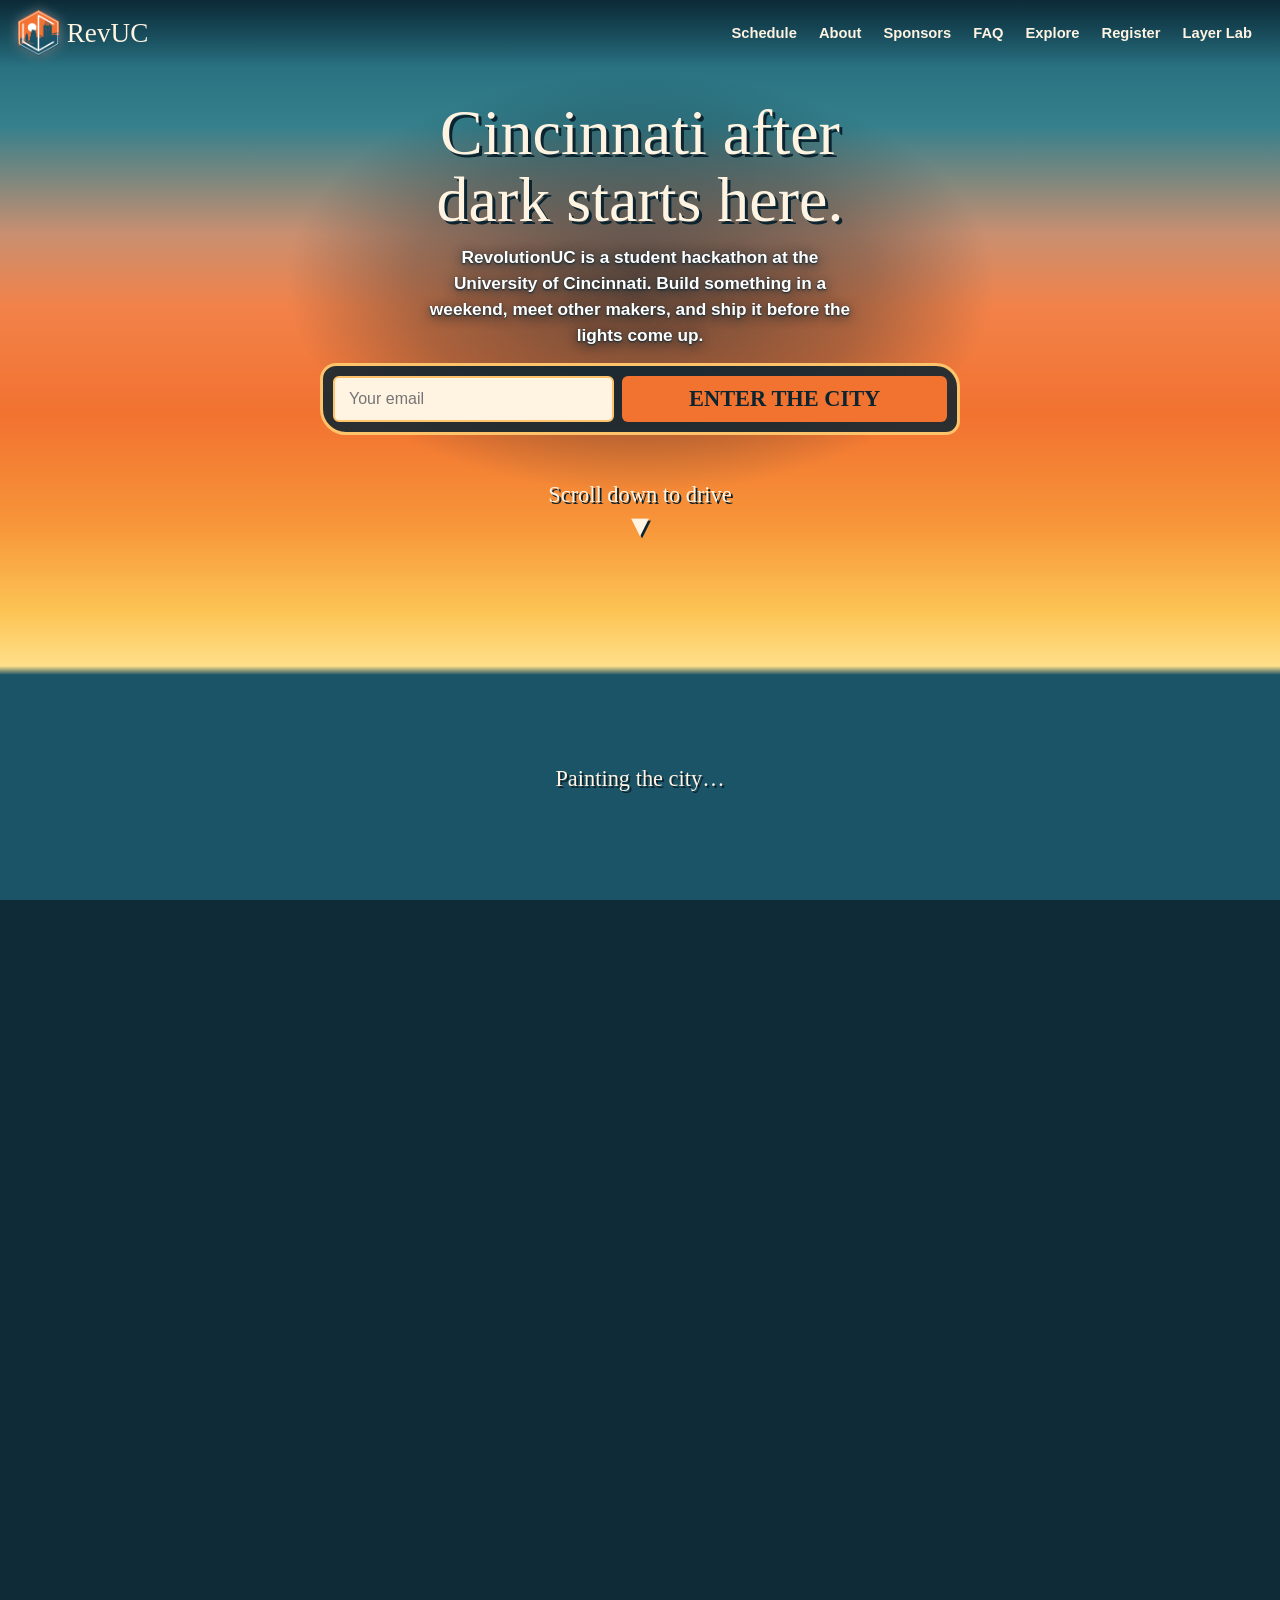
<file: indexSimple.html>
<!DOCTYPE html>
<html lang="en">
<head>
<meta charset="utf-8">
<meta name="viewport" content="width=device-width, initial-scale=1, viewport-fit=cover">
<title>RevUC – Cincinnati Painted Drive</title>
<link href="https://fonts.googleapis.com/css2?family=Caveat+Brush&display=swap" rel="stylesheet">
<style>
/* VOICE: playful hackathon poster, painted Cincinnati at sunset
   IDEA: a drive through the city; signs on the roadside carry the event info
   PICTURE: the hand-painted parallax street (canvas) with HTML signs placed in the world
   COLOUR and TYPE: logo teal + sunset orange, Caveat Brush titles, Chivo/Helvetica body
   LAYOUT: desktop scrolls; phones and tablets swipe left; signs measured and scaled to fit every screen */
:root{--ink:#0f2b38;--orange:#f27230;--gold:#ffc46b;--paper:#fff3e2;--magenta:#c4501a;--glass:rgba(11,36,48,.86);
--px:"Caveat Brush","Comic Sans MS",cursive;color-scheme:dark}
*{box-sizing:border-box}
html,body{margin:0}
body{background:var(--ink);color:var(--paper);font-family:"Chivo","Helvetica Neue",Arial,sans-serif;overflow-x:hidden;-webkit-tap-highlight-color:transparent}
.swipe,.swipe body{height:100%;overflow:hidden;overscroll-behavior:none}
#track{height:650vh}
.swipe #track{height:100vh;height:100dvh}
#stage{position:sticky;top:0;height:100vh;height:100dvh;overflow:hidden;background:linear-gradient(#1d6275 0%,#35808c 14%,#c98f70 26%,#f2824a 34%,#f27230 46%,#f79439 58%,#fcc454 68%,#ffdf8a 74%,#1b5367 75%)}
.swipe #stage{touch-action:none;-webkit-user-select:none;user-select:none;cursor:grab}
.swipe #stage.dragging{cursor:grabbing}
#cv{position:absolute;left:0;top:0;width:100%;height:100%}
#loading{position:absolute;left:50%;bottom:12vh;transform:translateX(-50%);z-index:9;font-family:var(--px);font-size:1.4rem;text-shadow:2px 2px 0 #0b2430;text-align:center;max-width:90vw}
button:focus-visible,input:focus-visible,a:focus-visible{outline:3px solid var(--gold);outline-offset:2px}

/* ---------- header + burger menu ---------- */
header{position:fixed;top:0;left:0;right:0;z-index:30;display:flex;justify-content:space-between;align-items:center;gap:12px;
  padding:calc(10px + env(safe-area-inset-top,0px)) max(18px,env(safe-area-inset-right,0px)) 10px max(18px,env(safe-area-inset-left,0px));
  background:linear-gradient(rgba(11,36,48,.9),rgba(11,36,48,0))}
.logo{font-family:var(--px);font-size:1.7rem;color:var(--paper);text-decoration:none;display:flex;align-items:center;gap:8px;white-space:nowrap}
.logo img.mark{height:46px;width:auto;display:block;filter:drop-shadow(0 0 6px rgba(255,255,255,.4)) drop-shadow(0 2px 3px rgba(0,0,0,.35))}
nav{display:flex;align-items:center;gap:2px}
nav a{color:var(--paper);text-decoration:none;font-weight:700;font-size:.92rem;padding:10px 10px;border-radius:8px;white-space:nowrap}
nav a:hover,nav a:focus-visible{color:var(--gold);text-decoration:underline}
#burger{display:none;place-items:center;width:46px;height:46px;padding:0;border:2px solid rgba(255,243,226,.4);border-radius:12px;background:rgba(11,36,48,.65);cursor:pointer}
#burger span,#burger span::before,#burger span::after{display:block;width:22px;height:2.5px;border-radius:2px;background:var(--paper);transition:transform .25s,background .25s}
#burger span{position:relative}
#burger span::before,#burger span::after{content:"";position:absolute;left:0}
#burger span::before{top:-7px}#burger span::after{top:7px}
#burger[aria-expanded=true] span{background:transparent}
#burger[aria-expanded=true] span::before{transform:translateY(7px) rotate(45deg)}
#burger[aria-expanded=true] span::after{transform:translateY(-7px) rotate(-45deg)}
@media (max-width:860px){
  #burger{display:grid}
  nav{position:absolute;top:calc(100% - 2px);left:12px;right:12px;flex-direction:column;align-items:stretch;gap:0;padding:6px;
    background:#0b2430;border:3px solid var(--gold);border-radius:16px 22px 14px 24px;box-shadow:0 16px 34px rgba(0,0,0,.45);
    opacity:0;visibility:hidden;transform:translateY(-8px);transition:opacity .2s,transform .2s,visibility .2s}
  nav.open{opacity:1;visibility:visible;transform:none}
  nav a{font-size:1.15rem;padding:14px 16px;border-bottom:1px solid rgba(255,243,226,.12);border-radius:0}
  nav a:last-child{border-bottom:0}
  .logo{font-size:1.45rem}.logo img.mark{height:40px}
}
@media (min-width:521px) and (max-width:860px){nav{left:auto;width:300px}}

/* ---------- hero ---------- */
#hero{position:absolute;left:50%;top:max(84px,11vh);transform:translateX(-50%);width:min(640px,92vw);text-align:center;z-index:7}
#hero h1{font-family:var(--px);font-weight:400;font-size:clamp(2.1rem,6vw,4rem);line-height:1.05;margin:0;text-shadow:3px 3px 0 #0b2430;text-wrap:balance}
#hero p{font-size:1rem;line-height:1.5;margin:12px auto 0;max-width:46ch;text-shadow:0 2px 8px rgba(11,36,48,.95)}
.enter{display:flex;gap:8px;flex-wrap:wrap;margin-top:14px;background:var(--glass);padding:10px;border:3px solid var(--gold);border-radius:16px 24px 14px 26px}
.enter input{flex:1 1 180px;min-width:0;padding:12px 14px;border:0;border-radius:6px;font:inherit;font-size:16px;background:#fff3e2;color:#0b2430}
.enter button{flex:1 1 auto;min-height:46px;padding:10px 16px;border:0;border-radius:6px;background:var(--orange);color:#0b2430;font-family:var(--px);font-size:1.25rem;cursor:pointer}
#msg{min-height:1.4em;margin:8px 0 0;font-weight:700;color:var(--gold);text-shadow:0 1px 4px #0b2430}
@media (max-height:540px){#hero{top:64px}#hero h1{font-size:1.9rem}#hero p{display:none}.enter{margin-top:8px;padding:8px}}

/* ---------- gesture hint: the arrow always points the way your finger or wheel moves ---------- */
#hint{position:absolute;left:50%;top:60vh;transform:translate(-50%,-100%);z-index:7;display:flex;flex-direction:column;align-items:center;gap:2px;
  font-family:var(--px);font-size:1.4rem;text-shadow:2px 2px 0 #0b2430;white-space:nowrap;pointer-events:none}
#hint .dn{font-family:Arial,sans-serif;font-size:1.9rem;line-height:1;animation:nudge 1.1s ease-in-out infinite}
.swipe #hint{flex-direction:row-reverse;gap:10px}
.swipe #hint .dn{animation-name:nudgeL}
@keyframes nudge{50%{transform:translateY(10px)}}
@keyframes nudgeL{50%{transform:translateX(-12px)}}

/* ---------- route progress bar ---------- */
#where{position:absolute;left:50%;top:calc(70px + env(safe-area-inset-top,0px));transform:translateX(-50%);z-index:8;width:min(94vw,680px);padding:6px 16px 8px;background:rgba(11,36,48,.85);border:2px solid var(--gold);border-radius:16px;opacity:0;pointer-events:none}
#where.on{pointer-events:auto}
#whereTxt{display:block;text-align:center;font-family:var(--px);font-weight:400;font-size:1.3rem;line-height:1.1;color:#fff;white-space:nowrap;overflow:hidden;text-overflow:ellipsis}
#rail{position:relative;height:36px;margin:2px 12px 0}
#rail::before{content:"";position:absolute;left:0;right:0;top:50%;height:6px;margin-top:-3px;border-radius:3px;background:rgba(255,243,226,.28)}
#prog{position:absolute;left:0;top:50%;height:6px;margin-top:-3px;border-radius:3px;background:var(--orange);width:0}
#rail .stop{position:absolute;top:50%;width:28px;height:28px;margin:-14px 0 0 -14px;padding:0;border:0;background:transparent;cursor:pointer}
#rail .stop::after{content:"";position:absolute;left:8px;top:8px;width:12px;height:12px;border-radius:50%;background:var(--paper);border:3px solid #0b2430;box-sizing:border-box}
#rail .stop.done::after{background:var(--gold)}
#railCar{position:absolute;top:50%;width:34px;height:20px;margin:-15px 0 0 -17px;pointer-events:none;z-index:2}

/* ---------- roadside signs (placed in the world by the script, measured to fit) ---------- */
.o{position:absolute;left:0;top:0;transform-origin:50% 100%;translate:-50% -100%;z-index:4;display:none}
.swipe .o{cursor:pointer}
/* schedule signpost */
.sign{position:relative;width:460px;display:flex;flex-direction:column;align-items:center}
.sign::before{content:"";position:absolute;left:50%;top:60px;bottom:0;width:14px;margin-left:-7px;background:#0f3342;z-index:-1}
.hex{position:relative;width:250px;height:120px;background:var(--paper);clip-path:polygon(22% 0,78% 0,100% 50%,78% 100%,22% 100%,0 50%);display:grid;place-items:center}
.hex::before{content:"";position:absolute;inset:7px;background:var(--ink);clip-path:inherit}
.hex h2{position:relative;font-family:var(--px);font-weight:400;font-size:2rem;margin:0}
.arrows{display:grid;grid-template-columns:minmax(0,1fr) minmax(0,1fr);column-gap:34px;row-gap:12px;width:100%;margin-top:16px}
.arrow{background:var(--paper);color:var(--ink);padding:9px 14px;font-weight:700;font-size:14px;line-height:1.25}
.arrow b{display:block;font-size:12px;color:var(--magenta);white-space:nowrap}
.arrow.l{clip-path:polygon(0 50%,14px 0,100% 0,100% 100%,14px 100%);padding-left:24px;text-align:right}
.arrow.r{clip-path:polygon(0 0,calc(100% - 14px) 0,100% 50%,calc(100% - 14px) 100%,0 100%);padding-right:24px}
.stem{height:var(--pole,120px)}
/* about signpost */
.about{width:260px;display:flex;flex-direction:column;align-items:center}
.atag{width:100%;background:#fff3e2;color:#0b2430;border:4px solid #0f3342;border-radius:12px 20px 12px 22px;padding:10px 14px 12px;transform:rotate(-2deg)}
.atag h3{font-family:var(--px);font-weight:400;font-size:1.8rem;color:#1b5367;margin:0;line-height:1.1}
.atag p{margin:4px 0 0;font-size:.92rem;line-height:1.4}
.apole{width:12px;height:var(--pole,80px);background:#0f3342}
/* sponsors banner hanging over the bridge */
.spons{position:relative;width:var(--spw,560px);padding-top:40px}
.spons::before,.spons::after{content:"";position:absolute;top:0;width:5px;height:40px;background:#0f3342}
.spons::before{left:15%}.spons::after{right:15%}
.spons .bar{background:#0f3342;border:4px solid #f27230;border-radius:6px;padding:12px 16px 16px}
.spons h2{font-family:var(--px);font-weight:400;font-size:clamp(1.6rem,3vw,2.3rem);letter-spacing:.08em;text-align:center;margin:0 0 10px}
.logos{display:grid;grid-template-columns:repeat(4,minmax(0,1fr));gap:10px}
.logos div{height:clamp(52px,7vw,90px);background:var(--paper);color:var(--magenta);display:grid;place-items:center;font-weight:800;border-radius:4px}
/* subway-style map sign */
.subwrap{width:var(--mw,860px);display:flex;flex-direction:column;align-items:center}
.sub{position:relative;width:100%;background:#0f3342;border:6px solid #0b2430;border-radius:14px;padding-bottom:12px}
.subhead{display:flex;align-items:center;gap:12px;padding:10px 16px;background:#0b2430}
.bullet{flex:none;width:44px;height:44px;border-radius:50%;background:#f27230;color:#fff;display:grid;place-items:center;font-family:var(--px);font-size:1.8rem}
.sub h2{font-family:var(--px);font-weight:400;font-size:clamp(1.6rem,3.2vw,2.6rem);margin:0;color:#fff;line-height:1}
.dest{margin-left:auto;font-weight:700;font-size:.95rem;color:#ffe9a8;white-space:nowrap}
.sub .map{background:#fff;border:3px solid #1d1a26;border-radius:6px;margin:10px 12px 0}
.sub .map svg{width:100%;height:auto;display:block}
.sub .cap{margin:8px 16px 0;min-height:2.7em;color:#fff;font-size:15px;line-height:1.35}
.legs{position:relative;width:70%;height:var(--pole,60px)}
.legs i{position:absolute;top:0;bottom:0;width:14px;background:#0f3342}
.legs i:first-child{left:0}.legs i:last-child{right:0}
.road-line{fill:none;stroke:#1d1a26;stroke-width:7;stroke-linecap:round;stroke-linejoin:round}
.road-in{fill:none;stroke:#fff;stroke-width:3;stroke-linecap:round}
.node{cursor:pointer;outline:none}
.node circle{fill:#ffe9a8;stroke:#1d1a26;stroke-width:4;transition:fill .2s}
.node:hover circle,.node:focus-visible circle,.node.on circle{fill:#f27230}
.node text{font-weight:700;fill:#1d1a26;text-anchor:middle;paint-order:stroke;stroke:#fff;stroke-width:5px;stroke-linejoin:round}
/* phone-width sign layouts: one column, every schedule arrow points forward (the way you drive) */
.narrow .sign{width:300px}
.narrow .hex{width:210px;height:100px}
.narrow .arrows{grid-template-columns:minmax(0,1fr);row-gap:8px;width:262px}
.narrow .arrow.l{clip-path:polygon(0 0,calc(100% - 14px) 0,100% 50%,calc(100% - 14px) 100%,0 100%);padding-left:14px;padding-right:24px;text-align:left}
.narrow .about{width:240px}
.narrow .logos{grid-template-columns:repeat(2,minmax(0,1fr))}
.narrow .dest{display:none}
.narrow .bullet{width:36px;height:36px;font-size:1.5rem}

/* ---------- big readable view (tap a sign on touch screens) ---------- */
#modal{position:fixed;inset:0;z-index:60;background:rgba(11,36,48,.82);display:none;align-items:flex-end;justify-content:center;cursor:auto}
#modal.on{display:flex}
#modal .sheet{position:relative;width:100%;max-width:760px;max-height:90vh;max-height:90dvh;overflow:auto;touch-action:pan-y;overscroll-behavior:contain;
  background:#fff3e2;color:#0b2430;border-radius:22px 22px 0 0;padding:18px 18px calc(26px + env(safe-area-inset-bottom,0px))}
@media (min-width:761px){#modal{align-items:center;padding:20px}#modal .sheet{border-radius:22px}}
#modal h2{font-family:var(--px);font-weight:400;font-size:2.3rem;color:#1b5367;margin:0 48px 10px 0;line-height:1}
#mclose{position:absolute;right:12px;top:12px;z-index:2;width:44px;height:44px;border:0;border-radius:50%;background:#0f3342;color:#fff;font-size:1.1rem;cursor:pointer}
#modal .big{font-size:1.15rem;line-height:1.5;margin:0}
.sch{list-style:none;margin:0;padding:0}.sch li{padding:10px 12px;margin:8px 0;background:#fff;border-left:6px solid #f27230;border-radius:8px;font-size:1.1rem}.sch b{display:block;font-size:.85rem;color:#c4501a}
.spgrid{display:grid;grid-template-columns:repeat(2,minmax(0,1fr));gap:10px}.spgrid div{height:92px;display:grid;place-items:center;background:#fff;border:3px solid #0f3342;border-radius:10px;font-weight:800;color:#1b5367}
#subway.inmodal{position:static;translate:none;transform:none!important;display:block!important;cursor:auto}
#subway.inmodal .subwrap{width:100%}
#subway.inmodal .sub{margin-top:52px}
#subway.inmodal .legs{display:none}

#subway.short .cap,#subway.short .dest,#subway.mnarrow .dest{display:none}
#subway.short .subhead{padding:6px 12px;gap:10px}#subway.short .bullet{width:30px;height:30px;font-size:1.3rem}#subway.short .sub h2{font-size:1.5rem}#subway.short .sub{padding-bottom:8px}#subway.short .sub .map{margin-top:8px}
#subway.inmodal .cap{display:block}
#modal .sub h2{color:#fff;font-size:1.8rem;margin:0}
@media (prefers-reduced-motion:reduce){#hint .dn{animation:none}#burger span,#burger span::before,#burger span::after,nav{transition:none}}
#hero::before{content:"";position:absolute;inset:-26px -34px;z-index:-1;background:radial-gradient(closest-side,rgba(11,36,48,.62),rgba(11,36,48,.3) 65%,transparent);pointer-events:none}
#hero p{font-size:1.08rem;font-weight:600;color:#fff;text-shadow:0 1px 2px #0b2430,0 2px 12px #0b2430}
.enter input{border:2px solid var(--gold)}
.enter button{font-size:1.4rem;font-weight:700}
#msg{font-size:1.05rem;color:#ffe2b0;text-shadow:0 1px 3px #0b2430,0 2px 10px #0b2430}
.arrow{font-size:15px}.arrow b{font-size:13px}.atag p{font-size:1rem}.sub .cap{font-size:16px}
.o:not(#subway){cursor:pointer}
.shelter{width:300px;display:flex;flex-direction:column;align-items:center}
.sroof{width:322px;background:#0f3342;border-bottom:6px solid #f27230;border-radius:10px 10px 4px 4px;color:#ffe9a8;font-weight:800;font-size:12px;letter-spacing:.18em;text-align:center;padding:8px 0}
.sbody{position:relative;width:300px;height:170px;border-left:10px solid #0f3342;border-right:10px solid #0f3342;background:rgba(143,227,240,.22);display:grid;place-items:center;padding-bottom:14px}
.sbody::after{content:"";position:absolute;left:14px;right:14px;bottom:10px;height:8px;border-radius:3px;background:#8a5a2b}
.poster{width:200px;background:#fff3e2;color:#0b2430;border:3px solid #0f3342;border-radius:8px;padding:8px 10px;text-align:center;transform:rotate(-1.5deg)}
.poster h3{font-family:var(--px);font-weight:400;font-size:2.4rem;color:#1b5367;margin:0;line-height:1}
.poster p{margin:2px 0 0;font-size:.95rem;font-weight:700}
.poster em{display:block;margin-top:4px;font-style:normal;font-size:.78rem;color:#c4501a;font-weight:800;letter-spacing:.08em}
.faqs details{background:#fff;border-left:6px solid #f27230;border-radius:8px;margin:8px 0}
.faqs summary{cursor:pointer;padding:13px 14px;font-weight:700;font-size:1.05rem;list-style:none;display:flex;justify-content:space-between;align-items:center;gap:10px}
.faqs summary::-webkit-details-marker{display:none}
.faqs summary::after{content:"+";flex:none;font-size:1.5rem;line-height:1;color:#c4501a}
.faqs details[open] summary::after{content:"–"}
.faqs p{margin:0;padding:0 14px 14px;font-size:1.02rem;line-height:1.5}
.wel .atag{transform:rotate(2deg);text-align:center}.wel img{display:block;height:64px;width:auto;margin:0 auto 4px}
.lic{background:#fbf4e3;color:#0b2430;border:4px solid #1b5367;border-radius:14px;overflow:hidden;box-shadow:inset 0 0 0 3px #fbf4e3,inset 0 0 0 5px rgba(27,83,103,.35)}
#mbody .lic{margin-top:34px}
.lichd{display:flex;justify-content:space-between;align-items:center;gap:10px;background:#1b5367;color:#fff;padding:8px 14px;font-size:.72rem;letter-spacing:.14em;text-transform:uppercase;font-weight:700}
.lichd span:last-child{color:#ffc46b}
.lic h3{font-family:var(--px);font-weight:400;font-size:2rem;margin:12px 16px 0;color:#1b5367;letter-spacing:.04em}
.licrows{margin:0 16px;padding-bottom:16px}
.licrow{display:grid;grid-template-columns:minmax(84px,32%) 3px 1fr;column-gap:14px;align-items:end}
.licrow .tm{text-align:right;font-weight:700;font-size:1.05rem;line-height:1.2;padding:18px 0 4px}
.licrow .tm small{display:block;font-size:.72rem;letter-spacing:.12em;color:#c4501a}
.licrow .rl{background:#0b2430;align-self:stretch}
.licrow .ev{font-size:1.12rem;padding:18px 0 4px;border-bottom:2px solid #0b2430}
.licft{display:flex;justify-content:space-between;gap:10px;padding:8px 14px;background:#f3e6c8;border-top:2px solid #1b5367;font-size:.74rem;letter-spacing:.1em;text-transform:uppercase;font-weight:700}
@media (max-height:540px){#hero{top:64px}#hero h1{font-size:1.9rem}}
</style>
</head>
<body>
<header>
  <a class="logo" href="#start"><img class="mark" src="[data-uri]" alt="RevUC logo">RevUC</a>
  <nav id="nav" aria-label="Main"><a href="#schedule">Schedule</a><a href="#about">About</a><a href="#sponsors">Sponsors</a><a href="#faq">FAQ</a><a href="#explore">Explore</a><a href="#enter">Register</a><a href="layerLab.html">Layer Lab</a></nav>
  <button id="burger" type="button" aria-label="Menu" aria-expanded="false" aria-controls="nav"><span></span></button>
</header>
<main>
<div id="track">
 <div id="stage">
  <canvas id="cv" aria-label="Hand-painted Cincinnati street at sunset with a car driving right"></canvas>

  <div class="o" id="sched"><div class="sign"><div class="hex"><h2>SCHEDULE</h2></div>
    <div class="arrows">
      <div class="arrow l"><b>Fri, 6–8 PM</b>Check-in &amp; dinner</div><div class="arrow r"><b>Fri, 9 PM</b>Opening &amp; mixer</div>
      <div class="arrow l"><b>Sat, 10 AM–12 PM</b>Workshops</div><div class="arrow r"><b>Sun, 11 AM</b>Demos &amp; awards</div>
    </div><div class="stem"></div></div></div>

  <div class="o" id="spon"><div class="spons"><div class="bar"><h2>SPONSORS</h2><div class="logos"><div>Logo</div><div>Logo</div><div>Logo</div><div>Logo</div></div></div></div></div>

  <div class="o" id="subway"><div class="subwrap"><div class="sub">
    <div class="subhead"><span class="bullet">R</span><h2>Explore Rev UC</h2><span class="dest">Express to 1819 Innovation Hub ▶</span></div>
    <div class="map"><svg viewBox="0 0 800 420" role="img" aria-label="Map of the venue">
      <path id="route" class="road-line" d="M120 100 C220 110 260 150 340 130 S470 110 540 150 S680 250 640 300 S520 300 450 280 S330 290 260 340 S160 350 150 270 S200 220 270 215 S380 200 440 230"/>
      <path class="road-in" d="M120 100 C220 110 260 150 340 130 S470 110 540 150 S680 250 640 300 S520 300 450 280 S330 290 260 340 S160 350 150 270 S200 220 270 215 S380 200 440 230"/>
      <g id="train">
      <g><animateMotion dur="18s" begin="0s" repeatCount="indefinite" rotate="auto"><mpath href="#route"/></animateMotion>
        <animate attributeName="opacity" values="0;1;1;0" keyTimes="0;.04;.96;1" dur="18s" begin="0s" repeatCount="indefinite"/>
        <rect x="-13" y="-8" width="26" height="16" rx="3" fill="#1b5367" stroke="#1d1a26" stroke-width="3"/><rect x="-8" y="-4" width="5" height="5" fill="#fff"/><rect x="2" y="-4" width="5" height="5" fill="#fff"/></g>
      <g><animateMotion dur="18s" begin="-0.45s" repeatCount="indefinite" rotate="auto"><mpath href="#route"/></animateMotion>
        <animate attributeName="opacity" values="0;1;1;0" keyTimes="0;.04;.96;1" dur="18s" begin="-0.45s" repeatCount="indefinite"/>
        <rect x="-13" y="-8" width="26" height="16" rx="3" fill="#f27230" stroke="#1d1a26" stroke-width="3"/><rect x="-8" y="-4" width="5" height="5" fill="#fff"/><rect x="2" y="-4" width="5" height="5" fill="#fff"/></g>
      <g><animateMotion dur="18s" begin="-0.9s" repeatCount="indefinite" rotate="auto"><mpath href="#route"/></animateMotion>
        <animate attributeName="opacity" values="0;1;1;0" keyTimes="0;.04;.96;1" dur="18s" begin="-0.9s" repeatCount="indefinite"/>
        <rect x="-14" y="-8" width="28" height="16" rx="6" fill="#f6c945" stroke="#1d1a26" stroke-width="3"/><rect x="-4" y="-4" width="5" height="5" fill="#fff"/><rect x="5" y="-4" width="6" height="5" fill="#8fe3f0"/></g>
      </g>
      <!-- Stops: data-t is the text shown when a stop is tapped; data-p puts the label above (a) or below (b) -->
      <g id="nodes">
      <g class="node" tabindex="0" data-p="a" data-t="Check-in: pick up your badge and meet your team."><circle cx="120" cy="100" r="16"/><text>Check-in</text></g>
      <g class="node" tabindex="0" data-p="a" data-t="Hacking floor: where teams build for the whole event."><circle cx="340" cy="130" r="16"/><text>Hack floor</text></g>
      <g class="node" tabindex="0" data-p="a" data-t="Workshops: short sessions on tools, APIs, and design."><circle cx="540" cy="150" r="16"/><text>Workshops</text></g>
      <g class="node" tabindex="0" data-p="b" data-t="Food and rest: meals, snacks, and a quiet corner."><circle cx="640" cy="300" r="16"/><text>Food + rest</text></g>
      <g class="node" tabindex="0" data-p="b" data-t="Mentors: drop in for help on a stuck project."><circle cx="260" cy="340" r="16"/><text>Mentors</text></g>
      <g class="node" tabindex="0" data-p="b" data-t="Demo stage: show what you built and meet the judges."><circle cx="440" cy="230" r="16"/><text>Demos</text></g>
      </g>
    </svg></div>
    <div class="cap" id="cap" aria-live="polite">Tap a stop to see what happens there.</div>
  </div><div class="legs"><i></i><i></i></div></div></div>

  <div class="o" id="about"><div class="about"><div class="atag"><h3>About us</h3><p>RevolutionUC is UC’s student-run hackathon. Build, learn and ship something in a weekend. All majors welcome.</p></div><div class="apole"></div></div></div>

  <div class="o" id="faq"><div class="shelter"><div class="sroof">REV TRANSIT · STOP 14</div><div class="sbody"><div class="poster"><h3>FAQ</h3><p>Frequently asked questions</p><em>TAP TO READ</em></div></div></div></div>

  <div class="o" id="welc"><div class="about wel"><div class="atag"><img id="welImg" alt="RevUC logo"><h3>Welcome to RevUC!</h3><p>You made it to the 1819 Innovation Hub. Let’s build something.</p></div><div class="apole"></div></div></div>

  <div id="where"><b id="whereTxt">Downtown Cincinnati</b>
    <div id="rail"><i id="prog"></i>
      <svg id="railCar" viewBox="0 0 34 20" aria-hidden="true"><rect x="2" y="8" width="30" height="8" rx="3" fill="#f27230" stroke="#0b2430" stroke-width="2"/><path d="M9 8l3-6h10l3 6z" fill="#f27230" stroke="#0b2430" stroke-width="2" stroke-linejoin="round"/><circle cx="10" cy="17" r="3" fill="#0b2430"/><circle cx="25" cy="17" r="3" fill="#0b2430"/></svg>
    </div></div>

  <div id="hero">
    <h1>Cincinnati after dark starts here.</h1>
    <p>RevolutionUC is a student hackathon at the University of Cincinnati. Build something in a weekend, meet other makers, and ship it before the lights come up.</p>
    <form class="enter" onsubmit="return false">
      <input id="city" type="email" placeholder="Your email" aria-label="Your email" autocomplete="email">
      <button id="go" type="button">ENTER THE CITY</button>
    </form>
    <div id="msg" role="status"></div>
  </div>
  <div id="loading">Painting the city…</div>
  <div id="modal" role="dialog" aria-modal="true" aria-labelledby="mtitle"><div class="sheet"><button id="mclose" type="button" aria-label="Close">✕</button><h2 id="mtitle"></h2><div id="mbody"></div></div></div>
  <div id="hint"><span id="hintTxt">Scroll down to drive</span><span class="dn" id="hintArr" aria-hidden="true">▼</span></div>
 </div>
</div>
</main>
<script>
(function(){
/* SWIPE = touch screens and narrow windows drive by swiping left; wide mouse screens drive by scrolling down */
var COARSE=matchMedia('(pointer:coarse)').matches,SWIPE=COARSE||innerWidth<760;
if(SWIPE)document.documentElement.classList.add('swipe');
if(!COARSE)matchMedia('(max-width:759px)').addEventListener('change',function(){location.reload()});   // crossing the breakpoint switches modes
var $=function(i){return document.getElementById(i)};
/* ========== SETTINGS ==========
   Everything is drawn in "units" on a canvas that is 180 units tall (VH).
   GY = ground line under the buildings, RD = top of the road, WL = total world length. */
var VH=180,GY=138,RD=148,WL=3800,RS=3;
var cv=document.getElementById('cv'),g=cv.getContext('2d'),track=document.getElementById('track'),
    hero=document.getElementById('hero'),hint=document.getElementById('hint'),
    sched=document.getElementById('sched'),welc=document.getElementById('welc'),faqEl=document.getElementById('faq'),spon=document.getElementById('spon'),subw=document.getElementById('subway'),about=document.getElementById('about'),stage=document.getElementById('stage'),where=document.getElementById('where'),whereTxt=document.getElementById('whereTxt'),prog=document.getElementById('prog');
var W,H,VW,U,OFF=0,DPR,camMax,camS=0,SX,PX,BX,AX,WX,FQ,seed=5,FAR=[],MID=[],gaps=[],cars=[],BR={},t=0,pr=0,vel=0,S={},LM={},grain;

/* ====================================================================
   IMAGE SWAP POINTS  (put your own artwork here)
   --------------------------------------------------------------------
   Everything on screen is painted by code at startup. To use an image
   instead, set the matching entry below to a URL. Leave null to keep the
   painted version. Each image is auto-fitted: it is scaled to the layer's
   height and repeated sideways, so a wide panorama that tiles works best.
   (Tiles, sprites and the paper grain are stretched to their exact size.)

   In a published artifact, remote URLs are blocked: use a data: URL
   ('data:image/png;base64,....'). On your own site, use normal paths
   such as 'img/far.png'.

   LAYER ORDER (back to front)      parallax   export size (3 px per unit)
     1  sky       sunset bands, clouds     2%   any width x 540 px
     2  sun       sun disc + halo          3%   240 x 240 px
     3  far       far skyline + towers    10%   any width x 540 px
     4  midfar    Union Terminal          22%   any width x 540 px
     5  mid       street buildings, Fountain Square, UC, 1819 Hub   55%   any width x 540 px
     6  bridge    Roebling Bridge        100%   3060 x 540 px (world strip)
     7  walk      sidewalk + lamps       100%   1080 x 150 px (tile, repeats every 360 units)
     8  road      asphalt                100%   1080 x 96 px  (tile, repeats every 360 units)
     9  cars      7 sprites, facing right       102 x 60 px each (index 6 = player's car)
    10  glow      soft light sprite (lamps, windows)   102 x 102 px
    11  grain     paper texture over everything   any square, repeats
   ==================================================================== */
var IMAGES={sky:null,sun:null,far:null,midfar:null,mid:null,bridge:null,walk:null,road:null,
            cars:[null,null,null,null,null,null,null],glow:null,grain:null};
/* Effects that are drawn by code at fixed spots (flashing windows, tower glows, fountain spray).
   They switch off automatically when you replace the layer they sit on, so they don't float in the wrong place. */
var FX={windows:true,glow:false,spray:true};
/* Q = scroll progress (0 to 1) at which each landmark is centered on screen */
var Q={carew:.08,fifth:.14,gat:.18,pnc:.22,scripps:.26,ws:.30,fs:.12,sch:.24,about:.29,br:.34,ut:.66,uc:.80,sub:.86,faq:.7};
function rnd(){seed=(seed*16807)%2147483647;return seed/2147483647}
function hh(a,b){var n=Math.sin(a*12.9898+b*78.233)*43758.5453;return n-Math.floor(n)}
function mod(a,n){return((a%n)+n)%n}
function cl(v){return v<0?0:v>255?255:v|0}
function jit(col,k){if(col.charAt(0)!=='#')return col;var n=parseInt(col.slice(1),16),d=(rnd()-.5)*k;return'rgb('+cl((n>>16)+d)+','+cl((n>>8&255)+d)+','+cl((n&255)+d)+')'}
function dk(col,k){var n=parseInt(col.slice(1),16);return'rgb('+cl((n>>16)-k)+','+cl((n>>8&255)-k)+','+cl((n&255)-k)+')'}
function mk(w,h){var c=document.createElement('canvas');c.width=Math.ceil(w*RS);c.height=Math.ceil(h*RS);var x=c.getContext('2d');x.scale(RS,RS);return{c:c,x:x}}

/* ========== BRUSH HELPERS (the painted look) ========== */
function poly(c,x,y,w,h,col,wb,a){var J=function(){return(rnd()-.5)*2*wb},i;c.globalAlpha=a==null?1:a;c.fillStyle=col;c.beginPath();c.moveTo(x+J(),y+J());
  for(i=x;i<x+w;i+=3)c.lineTo(i,y+J());for(i=y;i<y+h;i+=3)c.lineTo(x+w+J(),i);for(i=x+w;i>x;i-=3)c.lineTo(i,y+h+J());for(i=y+h;i>y;i-=3)c.lineTo(x+J(),i);c.closePath();c.fill();c.globalAlpha=1}
function strokes(c,x,y,w,h,col,n,len,a,th){c.globalAlpha=a;for(var i=0;i<n;i++){var l=len*(.5+rnd());c.fillStyle=jit(col,50);c.fillRect(x+rnd()*Math.max(1,w-l),y+rnd()*h,l,th*(.6+rnd()))}c.globalAlpha=1}
function wall(c,x,y,w,h,col){poly(c,x,y,w,h,col,.7);strokes(c,x,y,w,h,col,w*h/10,9,.35,1.3);strokes(c,x,y,w,h,dk(col,45),w*h/38,5,.3,.7)}
function leaf(c,x,y,r,col,a){c.save();c.translate(x,y);c.rotate(rnd()*3.14);c.globalAlpha=a;c.fillStyle=col;c.beginPath();c.ellipse(0,0,r,r*.55,0,0,6.283);c.fill();c.restore();c.globalAlpha=1}
function foliage(c,x,y,w,h,cols,fl,sp){var n=w*h/4|0,i,a,r;
  for(i=0;i<n;i++){a=rnd()*6.283;r=Math.sqrt(rnd());leaf(c,x+w/2+Math.cos(a)*r*w/2,y+h/2+Math.sin(a)*r*h/2,1.1+rnd()*1.6,jit(cols[rnd()*cols.length|0],44),.93)}
  for(i=0;i<n/6;i++){a=rnd()*6.283;r=Math.sqrt(rnd());leaf(c,x+w/2+Math.cos(a)*r*w/2,y+h/2+Math.sin(a)*r*h/2,.6+rnd()*.5,(sp||'#1c2a24'),.55)}
  if(fl)for(i=0;i<n/5;i++){a=rnd()*6.283;r=Math.sqrt(rnd());c.fillStyle=fl[rnd()*fl.length|0];c.beginPath();c.arc(x+w/2+Math.cos(a)*r*w/2,y+h/2+Math.sin(a)*r*h/2,.7+rnd()*.5,0,6.283);c.fill()}}
function circ(c,cx,cy,r,col,a){c.globalAlpha=a;c.fillStyle=col;c.beginPath();for(var i=0;i<18;i++){var an=i/18*6.283,rr=r*(1+(rnd()-.5)*.07);c.lineTo(cx+Math.cos(an)*rr,cy+Math.sin(an)*rr)}c.closePath();c.fill();c.globalAlpha=1}

/* Ginkgo street tree: brown trunk that forks, round canopy of yellow fan-shaped leaves.
   x = trunk center, base = ground y, h = total height in units. Reuse it in any layer you paint. */
var GINK=['#f7c531','#ffd84a','#f0a81e','#ffe27a','#e8941a'];
function ginkgo(c,x,base,h){var w=h*.66;
  poly(c,x-1.6,base-h*.5,3.2,h*.5,'#5a3a22',.3);
  c.strokeStyle='#5a3a22';c.lineWidth=1.1;c.beginPath();c.moveTo(x,base-h*.45);c.lineTo(x-w*.28,base-h*.7);c.moveTo(x,base-h*.45);c.lineTo(x+w*.28,base-h*.7);c.stroke();
  foliage(c,x-w/2,base-h,w,h*.66,GINK,['#fff0b8','#ffe27a'],'#8a5a12')}

/* ========== BUILD: lay out the world (positions only, no drawing) ========== */
function build(){
  seed=5;camMax=WL-VW;var x=-10,L=camMax*.1+VW+60,i;FAR=[];
  // generic far skyline filler
  while(x<L){var w=9+(rnd()*12|0),h=22+(rnd()*48|0),b={x:x,w:w,h:h,win:[]};
    for(var wy=GY-h+4;wy<GY-30;wy+=5)for(var wx=2;wx<w-2;wx+=4)if(rnd()<.16)b.win.push(wx,wy,rnd()*9|0);
    FAR.push(b);x+=w+(rnd()*3|0)}
  // named downtown towers sit on the far layer (moves at 10% of the car's speed)
  ['carew','fifth','gat','pnc','scripps','ws'].forEach(function(n){LM[n]=Q[n]*camMax*.1+VW*.5});
  LM.ut=Q.ut*camMax*.22+VW*.5;                      // Union Terminal: mid-far layer (22%)
  // Roebling Bridge: a full-speed foreground strip; tower 1 reaches the car at scroll Q.br
  var t1=Q.br*camMax+VW*(.12+.5*Q.br)+22;
  BR={x0:t1-130,w:1020,t1:130,t2:890};
  // mid layer (55% speed): gaps where no regular buildings are drawn
  var cfs=Q.fs*camMax*.55+VW*.5,cut=Q.ut*camMax*.55+VW*.5;LM.fs=cfs;
  gaps=[[cfs-80,cfs+80],[.55*(BR.x0-VW)-10,.55*(BR.x0+BR.w)+VW+10],[cut-VW*.58,cut+VW*.58]];   // fountain, bridge, terminal
  var specs=[{c:Q.uc*camMax*.55+VW*.5,w:170,sp:'uc'},{c:camMax*.55+VW*.74,w:176,sp:'hub'}],si=0;
  var pal=[['#1f5f78','#13404f'],['#2c6e8a','#1b4a5e'],['#1a5267','#0f3342'],['#245a72','#143c4e'],['#1a5267','#0f3342'],['#2a6078','#173f52'],['#1c5870','#103a4a'],['#b5503a','#7e2f22'],['#e08a3a','#a85a1f']];   // mostly logo-teal blues, a couple of warm accents
  MID=[];x=-20;L=camMax*.55+VW+80;
  while(x<L){gaps.forEach(function(gp){if(x>gp[0]-30&&x<gp[1])x=gp[1]});
    if(si<2&&x>=specs[si].c-specs[si].w/2-20){          // UC campus + 1819 Innovation Hub
      var s=specs[si++],hub=s.sp==='hub',m={x:Math.max(x,s.c-s.w/2),w:s.w,h:hub?108:112,sp:s.sp,c:hub?'#d8b987':'#9a3a2e',d:hub?'#a88a58':'#5a1f1a',aw:'#fff',bar:false,lit:hub,vine:false,tank:false,ww:hub?32:6,wh:8,lr:hub?[98,30,40,30]:null,win:[]};
      if(hub){for(var ry=12;ry<=64;ry+=26)for(var rx=6;rx<100;rx+=35){var q=rnd();m.win.push(rx,ry,q<.55?1:(q<.75?2:0),rnd()*9|0)}}
      else{[6,22,38,112,152].forEach(function(dx){[66,78].forEach(function(dy){var q=rnd();m.win.push(dx,dy,q<.5?1:(q<.7?2:0),rnd()*9|0)})})}
      MID.push(m);x=m.x+m.w+4;continue}
    var w2=38+(rnd()*28|0),h2=46+(rnd()*44|0),c=pal[rnd()*pal.length|0],m2={x:x,w:w2,h:h2,c:c[0],d:c[1],aw:rnd()>.5?'#f0e2c4':'#f2a03a',bar:rnd()<.12,lit:rnd()<.6,vine:rnd()<.55,tank:rnd()<.25,ww:6,wh:8,lr:[3,17,w2-6,17],win:[]};
    for(var wy2=6;wy2<h2-30;wy2+=14)for(var wx2=5;wx2<w2-8;wx2+=11){var r=rnd();m2.win.push(wx2,wy2,r<.45?1:(r<.62?2:0),rnd()*9|0)}
    MID.push(m2);x+=w2+(rnd()*2|0)}
  cars=[];
  // world x of the three big signs (sponsors hangs over the middle of the bridge)
  SX=Q.sch*camMax+VW*(.12+.5*Q.sch)+30;PX=BR.x0+510;BX=Q.sub*camMax+VW*(.12+.5*Q.sub)+30;AX=Q.about*camMax+VW*(.12+.5*Q.about)+30}

/* ========== PAINT: pre-render every layer once into offscreen canvases ========== */
var SKY=['#1d6275','#35808c','#c98f70','#f2824a','#f27230','#f58334','#f79439','#f9a83e','#fcc454','#ffdf8a'];   // thin teal dusk at the top, then logo orange -> yellow glow
function tier(c,cx,y,w,h,col,plain){poly(c,cx-w/2,y-h,w,h,col,.5);strokes(c,cx-w/2,y-h,w,h,col,w*h/9,8,.3,1);strokes(c,cx-w/2,y-h,w,h,'#7fb0c0',w*h/50,6,.25,.8);if(!plain)strokes(c,cx-w/2+1,y-h+2,w-2,h-3,'#ffd9a0',w*h/45,1.2,.55,1.2)}
function cap(c,cx,y,w,h,col){c.fillStyle=col;c.beginPath();c.moveTo(cx-w/2,y);c.lineTo(cx,y-h);c.lineTo(cx+w/2,y);c.fill()}
function fountain(c,cx){   // Fountain Square: Tyler Davidson fountain ("Genius of Water")
  poly(c,cx-72,GY-4,144,4,'#d8b898',.5);strokes(c,cx-72,GY-4,144,4,'#d8c0cc',40,6,.4,.8);
  c.fillStyle='#7a8a9a';c.beginPath();c.ellipse(cx,GY-5,34,6,0,0,6.283);c.fill();
  c.fillStyle='#5fb0d0';c.beginPath();c.ellipse(cx,GY-7,30,4,0,0,6.283);c.fill();strokes(c,cx-26,GY-10,52,5,'#bfe8ff',14,5,.5,.8);
  poly(c,cx-10,GY-14,20,8,'#6a7a6a',.3);poly(c,cx-6,GY-42,12,30,'#5f8a70',.4);poly(c,cx-8,GY-44,16,3,'#4f7a60',.3);
  poly(c,cx-3,GY-57,6,14,'#6a9a80',.3);circ(c,cx,GY-60,3,'#6a9a80',1);poly(c,cx-17,GY-54,34,2.4,'#6a9a80',.3);
  ginkgo(c,cx-62,GY,56);ginkgo(c,cx+62,GY,56)}
function ucBody(c,b){var cx=b.x+b.w/2,i;   // UC campus: brick wings + clock tower
  wall(c,b.x,GY-52,62,52,'#a8452f');wall(c,b.x+b.w-62,GY-52,62,52,'#a8452f');wall(c,cx-14,GY-112,28,112,'#9a3a2e');
  poly(c,b.x-1,GY-54,64,3,b.d,.3);poly(c,b.x+b.w-63,GY-54,64,3,b.d,.3);
  for(i=0;i<4;i++)poly(c,b.x+8+i*13,GY-22,3,22,'#f0e6d4',.3);poly(c,b.x+4,GY-26,52,3,'#f0e6d4',.3);
  poly(c,cx-8,GY-80,16,12,'#0f2b38',.3);circ(c,cx,GY-96,6.5,'#f6f1e7',1);
  c.strokeStyle='#0f2b38';c.lineWidth=.7;c.beginPath();c.moveTo(cx,GY-96);c.lineTo(cx,GY-100);c.moveTo(cx,GY-96);c.lineTo(cx+3,GY-95);c.stroke();
  c.fillStyle='#12384a';c.beginPath();c.moveTo(cx-16,GY-112);c.lineTo(cx,GY-136);c.lineTo(cx+16,GY-112);c.fill();
  poly(c,b.x+b.w-46,GY-46,22,18,'#c4202e',.3);c.fillStyle='#fff';c.font='bold 11px Georgia,serif';c.fillText('UC',b.x+b.w-41,GY-33);
  poly(c,b.x-26,GY-5,b.w+52,5,'#5b8a52',.6);
  ginkgo(c,b.x-12,GY,58);ginkgo(c,b.x+b.w+14,GY,58)}
function hubBody(c,b){   // 1819 Innovation Hub, drawn from the photo: buff-brick wing with ribbon windows + curved glass corner
  var x=b.x,top=GY-108,i,j;
  wall(c,x,top,112,108,'#d8b987');strokes(c,x,top,112,108,'#b99a68',60,12,.35,.7);          // buff brick wing
  for(i=0;i<3;i++)poly(c,x,top+22+i*27,112,2,'#a88a58',.3,.7);                              // floor bands
  poly(c,x-3,top-2,116,3,'#3a4650',.3);                                                      // roof edge
  wall(c,x-10,top+30,10,78,'#4a5662');for(i=0;i<8;i++)poly(c,x-9,top+34+i*9,8,1.2,'#2f3a44',.2);   // louvered utility tower
  poly(c,x+112,top-2,64,110,'#3f7f98',.5);strokes(c,x+112,top-2,64,110,'#8fc4d4',40,8,.35,1.1);    // curved glass corner
  strokes(c,x+112,top+30,64,70,'#f5a05a',16,10,.28,1.4);                                    // sunset reflected in the glass
  for(i=0;i<=64;i+=8)poly(c,x+112+i,top-2,1.2,110,'#1f4a5a',.1,.9);                          // mullions
  for(j=0;j<110;j+=13)poly(c,x+112,top-2+j,64,1,'#1f4a5a',.1,.9);
  poly(c,x+110,top-2,4,110,'#3a4650',.2);poly(c,x+172,top-2,4,110,'#3a4650',.2);             // steel corner columns
  poly(c,x,GY-34,b.w,4,'#2c3a44',.3);poly(c,x,GY-30,98,30,'#1b2a34',.4);                      // canopy + dark ground floor
  poly(c,x+98,GY-30,40,30,'#c9a56a',.3);poly(c,x+117,GY-30,1.2,30,'#2c3a44',.1);             // glass doors, warm light inside
  poly(c,x+114,GY-60,48,22,'#1b2a34',.3);                                                    // dark panel behind the 1819 mark
  c.fillStyle='#fff';c.font='bold 17px Arial,sans-serif';c.fillText('1819',x+118,GY-43);
  c.font='bold 8px Arial,sans-serif';c.fillText('INNOVATION HUB',x+5,GY-20);
  c.font='bold 4px Arial,sans-serif';c.fillText('WHERE NEXT HAPPENS',x+6,GY-14);
  poly(c,x+88,GY-46,4,46,'#f3f3ee',.1);poly(c,x+89,GY-42,2,30,'#7aa8b8',.1);                  // white wayfinding post
  poly(c,x-14,GY-4,b.w+36,4,'#6b8f3a',.5);                                                   // lawn
  foliage(c,x-16,GY-15,26,13,['#9ab23a','#c8b43c','#6b8f3a'],null);foliage(c,x+140,GY-15,40,13,['#9ab23a','#c8b43c','#6b8f3a'],null);
  poly(c,x+160,GY-30,3,30,'#1b2a34',.1);poly(c,x+159,GY-30,5,14,'#2f7fd0',.1);              // blue help-phone pole
  ginkgo(c,x-26,GY,56);ginkgo(c,x+b.w+20,GY,56)}

function paint(){
  seed=77;var i,j,k,c,s;
  // sky: banded gradient with horizontal brush streaks and clouds
  
  // ◄ IMAGE SWAP: IMAGES.sky replaces this layer
  s=mk(VW+100,VH);c=s.x;S.sky=s.c;
  for(i=0;i<10;i++)poly(c,-4,i*14-2,VW+108,17,SKY[i],1.4);
  for(i=0;i<9;i++){strokes(c,0,(i+1)*14-3,VW+100,6,SKY[i+1],(VW+100)/3,28,.55,2.2);strokes(c,0,(i+1)*14-4,VW+100,6,SKY[i],(VW+100)/5,24,.4,2)}
  for(i=0;i<24;i++){var cy2=8+rnd()*104,up=cy2<46;poly(c,rnd()*(VW+40),cy2,40+rnd()*110,1.6+rnd()*3,up?'#6fb0b8':(rnd()>.5?'#ffe9c0':'#e2622a'),1.2,up?.24:.36)}   // long wispy cloud streaks
  // sun and soft glow sprites
  
  // ◄ IMAGE SWAP: IMAGES.sun replaces this layer
  s=mk(80,80);c=s.x;S.sun=s.c;circ(c,40,40,37,'#ffd27a',.12);circ(c,40,40,28,'#ffd27a',.18);circ(c,40,40,18,'#fff0b8',1);strokes(c,24,28,32,24,'#ffe9a0',10,10,.4,1.2);
  
  // ◄ IMAGE SWAP: IMAGES.glow replaces this layer
  s=mk(34,34);c=s.x;S.glow=s.c;var gr=c.createRadialGradient(17,17,0,17,17,17);gr.addColorStop(0,'rgba(255,214,130,.95)');gr.addColorStop(1,'rgba(255,170,90,0)');c.fillStyle=gr;c.fillRect(0,0,34,34);
  // far layer: filler skyline + the named downtown towers
  
  // ◄ IMAGE SWAP: IMAGES.far replaces this layer
  s=mk(camMax*.1+VW+60,VH);c=s.x;S.far=s.c;var TC='#245c74';
  FAR.forEach(function(b){poly(c,b.x,GY-b.h,b.w,b.h,jit('#2f6078',24),.9);strokes(c,b.x,GY-b.h,b.w,b.h,'#9cc3cf',b.w*b.h/30,6,.22,1)});
  tier(c,LM.carew,GY,24,52,TC);tier(c,LM.carew,GY-52,18,20,TC);tier(c,LM.carew,GY-72,12,16,TC);tier(c,LM.carew,GY-88,7,14,TC);tier(c,LM.carew,GY-102,2.4,11,TC);   // Carew Tower (stepped)
  tier(c,LM.fifth,GY,28,58,'#3a7690');c.fillStyle='#3a7690';c.beginPath();c.moveTo(LM.fifth-14,GY-58);c.lineTo(LM.fifth+14,GY-58);c.lineTo(LM.fifth+14,GY-73);c.fill();   // Fifth Third Center (slanted top)
  tier(c,LM.gat,GY,20,84,TC);   // Great American Tower + tiara crown
  [[-9,10],[0,17],[9,10]].forEach(function(sp){c.fillStyle=TC;c.beginPath();c.moveTo(LM.gat+sp[0]-2.4,GY-84);c.lineTo(LM.gat+sp[0],GY-84-sp[1]);c.lineTo(LM.gat+sp[0]+2.4,GY-84);c.fill()});
  tier(c,LM.pnc,GY,18,74,'#3a7690');cap(c,LM.pnc,GY-74,18,14,'#3a7690');   // PNC Tower (pyramid cap)
  tier(c,LM.scripps,GY,22,64,TC);tier(c,LM.scripps,GY-64,16,12,TC);cap(c,LM.scripps,GY-76,16,10,TC);   // Scripps Center
  tier(c,LM.ws,GY,26,82,'#3a7690');tier(c,LM.ws,GY-82,16,10,'#3a7690');tier(c,LM.ws,GY-92,8,8,'#3a7690');tier(c,LM.ws,GY-100,2,8,'#3a7690');   // Western & Southern
  var hz=c.createLinearGradient(0,GY-110,0,GY);hz.addColorStop(0,'rgba(255,190,100,0)');hz.addColorStop(1,'rgba(255,190,100,.36)');c.fillStyle=hz;c.fillRect(0,0,camMax*.1+VW+60,VH);
  // Union Terminal (half dome) on the mid-far layer
  
  // ◄ IMAGE SWAP: IMAGES.midfar replaces this layer
  s=mk(camMax*.22+VW+60,VH);c=s.x;S.b=s.c;
  var ux=LM.ut;poly(c,ux-47,GY-16,94,16,'#2f6a80',.5);poly(c,ux-31,GY-24,62,9,'#2f6a80',.4);
  for(i=30;i>=20;i-=2){c.fillStyle=i%4?'#3a7690':'#2f6a80';c.beginPath();c.arc(ux,GY-24,i,Math.PI,0);c.closePath();c.fill()}
  c.fillStyle='#103846';c.beginPath();c.arc(ux,GY-24,19,Math.PI,0);c.closePath();c.fill();strokes(c,ux-30,GY-50,60,26,'#7fb0c0',30,8,.25,.9);
  c.fillStyle=hz;c.fillRect(0,0,camMax*.22+VW+60,VH);
  // mid layer: street buildings, Fountain Square, campus lawn, UC, 1819 Hub
  
  // ◄ IMAGE SWAP: IMAGES.mid replaces this layer
  s=mk(camMax*.55+VW+80,VH);c=s.x;S.mid=s.c;
  fountain(c,LM.fs);
  poly(c,gaps[2][0],GY-6,gaps[2][1]-gaps[2][0],6,'#5b8a52',.7);for(i=0;i<8;i++)foliage(c,gaps[2][0]+rnd()*(gaps[2][1]-gaps[2][0]-16),GY-12,16,12,['#5f8f3a','#9ab23a','#3f6f3a'],['#ffb347','#fff0b8']);
  var trees=[];
  MID.forEach(function(b){var top=GY-b.h;if(!b.sp&&rnd()<.38)trees.push(b.x+b.w+rnd()*4-2,50+rnd()*18);
    if(b.sp==='uc')ucBody(c,b);else if(b.sp==='hub')hubBody(c,b);
    else{wall(c,b.x,top,b.w,b.h,b.c);poly(c,b.x-1,top-1,b.w+2,3,b.d,.4);
      if(b.tank){poly(c,b.x+b.w*.3,top-9,9,9,b.d,.5);poly(c,b.x+b.w*.3-1,top-11,11,3,'#5a3a2a',.4)}}
    for(k=0;k<b.win.length;k+=4){var wx=b.x+b.win[k],wy=top+b.win[k+1];   // painted window + highlight
      poly(c,wx-1.2,wy-1.2,b.ww+2.4,b.wh+2.4,'#0f2b38',.35);poly(c,wx,wy,b.ww,b.wh,'#2f6f8a',.25);
      c.globalAlpha=.5;c.strokeStyle='#cfe8ff';c.lineWidth=.7;c.beginPath();c.moveTo(wx+1,wy+b.wh-1);c.lineTo(wx+b.ww*.65,wy+1);c.stroke();c.globalAlpha=1;poly(c,wx-1.5,wy+b.wh+1,b.ww+3,1.5,'#f0e2c4',.3)}
    if(!b.sp){   // vines + shopfront (awning, glass, door, planter)
      if(b.vine)foliage(c,b.x+rnd()*(b.w-14),top+6+rnd()*10,12+rnd()*8,b.h*.45,['#5f8f3a','#9ab23a','#3f6f3a'],null);
      poly(c,b.x,GY-23,b.w,23,dk(b.c,30),.5);
      for(j=0;j<b.w;j+=4)poly(c,b.x+j,GY-23,4,5,(j/4|0)%2?b.aw:'#0f3342',.35);
      poly(c,b.x+3,GY-17,b.w-6,17,'#16394a',.4);strokes(c,b.x+3,GY-17,b.w-6,17,'#5a8ab0',6,6,.3,1);
      poly(c,b.x+b.w/2-3,GY-14,6,14,'#6a3a2a',.3);
      foliage(c,b.x+b.w-12,GY-10,10,10,['#5f8f3a','#c8b43c'],['#ffb347','#ffd27a'])}
    if(!b.sp){c.strokeStyle='rgba(11,36,48,.55)';c.lineWidth=.7;c.strokeRect(b.x,top,b.w,b.h)}});
  for(i=0;i<trees.length;i+=2)ginkgo(c,trees[i],GY,trees[i+1]);
  // Roebling Bridge: stone towers, blue suspension cables, railing and river (full-speed strip)
  
  // ◄ IMAGE SWAP: IMAGES.bridge replaces this layer
  s=mk(BR.w,VH);c=s.x;S.br=s.c;var cy,u,xx;
  poly(c,0,132,BR.w,17,'#1f5f78',.8);strokes(c,0,132,BR.w,17,'#5fa0b8',BR.w*.4,8,.3,1);strokes(c,0,132,BR.w,17,'#ff9a6a',BR.w*.1,6,.3,.9);strokes(c,0,132,BR.w,4,'#ffd27a',BR.w*.05,10,.25,.8);
  [BR.t1,BR.t2].forEach(function(tx){tier(c,tx,148,32,124,'#b98f6a',true);
    c.fillStyle='#0f2b38';c.beginPath();c.moveTo(tx-8,148);c.lineTo(tx-8,112);c.quadraticCurveTo(tx-8,100,tx,92);c.quadraticCurveTo(tx+8,100,tx+8,112);c.lineTo(tx+8,148);c.fill();
    [66,46].forEach(function(ay){c.beginPath();c.moveTo(tx-3,ay+10);c.lineTo(tx-3,ay+3);c.quadraticCurveTo(tx-3,ay-2,tx,ay-4);c.quadraticCurveTo(tx+3,ay-2,tx+3,ay+3);c.lineTo(tx+3,ay+10);c.fill()});
    poly(c,tx-18,22,36,4,'#8a6a4a',.3)});
  poly(c,0,138,BR.w,3,'#3f6fd0',.3);poly(c,0,141,BR.w,8,'#1b5367',.5);poly(c,0,133,BR.w,1.8,'#3f6fd0',.3);
  for(xx=0;xx<BR.w;xx+=8)poly(c,xx,134,1.6,8,'#0f3342',.2);
  c.strokeStyle='#3f6fd0';c.lineWidth=1.8;c.beginPath();c.moveTo(0,138);c.lineTo(BR.t1,30);c.moveTo(BR.t2,30);c.lineTo(BR.w,138);c.stroke();
  c.beginPath();c.moveTo(BR.t1,30);c.quadraticCurveTo((BR.t1+BR.t2)/2,186,BR.t2,30);c.stroke();   // main cable, sags to y=108
  c.strokeStyle='rgba(63,111,208,.85)';c.lineWidth=.5;
  for(xx=BR.t1+8;xx<BR.t2;xx+=7){u=(xx-BR.t1)/(BR.t2-BR.t1);cy=30*(1-u)*(1-u)+372*u*(1-u)+30*u*u;c.beginPath();c.moveTo(xx,cy);c.lineTo(xx,138);c.stroke()}
  for(xx=10;xx<BR.t1-6;xx+=12){cy=138-108*xx/BR.t1;c.beginPath();c.moveTo(xx,cy);c.lineTo(xx,138);c.stroke();c.beginPath();c.moveTo(BR.w-xx,cy);c.lineTo(BR.w-xx,138);c.stroke()}
  // sidewalk tile (lamps + planters) and road tile, both repeat every 360 units
  
  // ◄ IMAGE SWAP: IMAGES.walk replaces this layer
  s=mk(360,RD-(GY-40));c=s.x;S.walk=s.c;
  poly(c,-2,40,364,10,'#d4a27c',.5);
  for(i=-14;i<364;i+=14){poly(c,i,41,13,5.2,jit('#e0b992',34),.9,.8);poly(c,i+7,46.5,13,3.4,jit('#c08f6a',34),.9,.8)}
  poly(c,-2,48,364,2.2,'#1b5367',.4);
  [18,92,150,236,296,346].forEach(function(px){var w=22+rnd()*8,h=12+rnd()*6;foliage(c,px-w/2,40-h*.8,w,h,['#6b8f3a','#9ab23a','#4a7a3a','#c8b43c'],['#ffd27a','#ffb347','#ff9a3a','#fff0b8'])});
  ginkgo(c,122,41,40);ginkgo(c,262,41,40);strokes(c,0,41,360,9,'#f7c531',70,2.6,.55,.9);   // street ginkgos + fallen leaves
  [60,180,300].forEach(function(lx){poly(c,lx-1,8,2.4,32,'#0f2b38',.2);poly(c,lx-1,7,9,2.2,'#0f2b38',.2);poly(c,lx+5,8,5,2.6,'#0f2b38',.2)});
  
  // ◄ IMAGE SWAP: IMAGES.road replaces this layer
  s=mk(360,VH-RD);c=s.x;S.road=s.c;
  poly(c,-2,0,364,32,'#1f4458',.6);strokes(c,0,0,360,32,'#33647c',200,12,.28,1.4);strokes(c,0,0,360,32,'#0d2230',160,10,.3,1.2);
  poly(c,-2,13.6,364,.9,'#f7b538',.25);poly(c,-2,15.6,364,.9,'#f7b538',.25);poly(c,-2,0,364,1.8,'#0d2230',.3,.6);
  // car sprites (6 traffic colors + the red player car)   ◄ IMAGE SWAP: IMAGES.cars[0..6] (6 = player)
  S.car=['#2f7fd0','#f7b538','#3aa56a','#4aa3c0','#e8e0d0','#9fd0e0','#f27230'].map(function(col){
    var cs=mk(34,20),q=cs.x;poly(q,2,8.5,31,6.5,col,.5);poly(q,9,2.5,16,7,col,.5);
    poly(q,10.5,3.8,6,4.6,'#bfe3ff',.3,.85);poly(q,17.5,3.8,6,4.6,'#bfe3ff',.3,.85);
    strokes(q,2,8.5,31,6.5,col,16,6,.4,1);poly(q,2,12.7,31,1.6,'#000',.3,.25);
    poly(q,31,9.5,3,2.2,'#fff0b8',.3);poly(q,1,9.5,1.6,2.2,'#ff4a4a',.2);
    q.strokeStyle='rgba(11,36,48,.65)';q.lineWidth=.6;q.strokeRect(2,8.5,31,6.5);q.strokeRect(9,2.5,16,7);return cs.c});
  // paper grain overlay
  var gc=document.createElement('canvas');gc.width=gc.height=180;var gx=gc.getContext('2d');
  for(i=0;i<2600;i++){gx.globalAlpha=.25+rnd()*.35;gx.fillStyle=rnd()>.5?'#fff3e2':'#0f2b38';var z=1+rnd()*1.6;gx.fillRect(rnd()*180,rnd()*180,z,z)}
  grain=g.createPattern(gc,'repeat')}   // ◄ IMAGE SWAP: IMAGES.grain replaces the paper texture (see applyImages)


/* ========== IMAGE LOADING: swaps painted layers for your images (see IMAGES at the top) ========== */
var IMG={};   // cache of loaded images, so a window resize doesn't reload them
function loadImg(src){return new Promise(function(ok,no){var im=new Image();im.onload=function(){ok(im)};im.onerror=no;im.src=src})}
/* Draw an image onto a fresh layer canvas of w x h units. 'tile' repeats it sideways at full height; 'stretch' fills exactly. */
function fitImg(im,w,h,stretch){var s=mk(w,h);
  if(stretch)s.x.drawImage(im,0,0,w,h);
  else{var iw=Math.max(1,im.width*h/im.height);for(var x=0;x<w;x+=iw)s.x.drawImage(im,x,0,iw,h)}
  return s.c}
function applyImages(){
  var slots={   // key: [where it goes, width in units, height in units, stretch?]
    sky:['sky',VW+100,VH],sun:['sun',80,80,1],far:['far',camMax*.1+VW+60,VH],midfar:['b',camMax*.22+VW+60,VH],
    mid:['mid',camMax*.55+VW+80,VH],bridge:['br',BR.w,VH],walk:['walk',360,RD-(GY-40),1],road:['road',360,VH-RD,1],glow:['glow',34,34,1]};
  Object.keys(slots).forEach(function(k){var src=IMAGES[k];if(!src)return;var d=slots[k];
    (IMG[k]?Promise.resolve(IMG[k]):loadImg(src).then(function(im){return IMG[k]=im})).then(function(im){
      S[d[0]]=fitImg(im,d[1],d[2],d[3]);
      if(k==='mid')FX.windows=FX.spray=false;      // painted windows/fountain no longer exist
      if(k==='far'||k==='midfar')FX.glow=false}).catch(function(){})});
  IMAGES.cars.forEach(function(src,i){if(!src)return;(IMG['car'+i]?Promise.resolve(IMG['car'+i]):loadImg(src).then(function(im){return IMG['car'+i]=im})).then(function(im){S.car[i]=fitImg(im,34,20,1)}).catch(function(){})});
  if(IMAGES.grain)loadImg(IMAGES.grain).then(function(im){grain=g.createPattern(im,'repeat')}).catch(function(){});
}

/* ========== DRAW: per-frame work (cars, lights, parallax) ========== */
function drawCar(x,y,d,spr,sc,spin,beam){
  g.save();g.translate(x,y);g.scale(d*sc,sc);
  g.globalAlpha=.35;g.fillStyle='#0c0618';g.beginPath();g.ellipse(0,.5,18,2.2,0,0,6.283);g.fill();g.globalAlpha=1;
  g.drawImage(spr,-17,-18,34,20);
  [-9,8].forEach(function(wx){g.fillStyle='#1c1228';g.beginPath();g.arc(wx,-3,3,0,6.283);g.fill();g.fillStyle='#d8c8e8';g.beginPath();g.arc(wx,-3,1.4,0,6.283);g.fill();
    g.strokeStyle='#1c1228';g.lineWidth=.5;g.beginPath();g.moveTo(wx+Math.cos(spin)*1.4,-3+Math.sin(spin)*1.4);g.lineTo(wx-Math.cos(spin)*1.4,-3-Math.sin(spin)*1.4);g.stroke()});
  if(beam){g.globalCompositeOperation='lighter';g.fillStyle='rgba(255,220,140,.14)';g.beginPath();g.moveTo(17,-9);g.lineTo(48,-15);g.lineTo(48,-2);g.closePath();g.fill();g.globalCompositeOperation='source-over'}
  g.restore()}
function layer(img,f){g.drawImage(img,camS*f*RS,0,VW*RS,VH*RS,0,0,VW,VH)}   // draw the visible slice of a parallax strip

function frame(now){
  t=now/1000;
  if(SWIPE&&!drag){if(Math.abs(inert)>.02){vcam=clampC(vcam+inert);inert*=.94}else inert=0}   // coast after a flick
  var tp=SWIPE?(camMax?vcam/camMax:0):Math.min(1,Math.max(0,scrollY/Math.max(1,track.offsetHeight-H)));
  var old=camS;camS+=(tp*camMax-camS)*(drag?.4:.16);vel=camS-old;pr=camS/camMax;       // smoothed camera
  var i,k,b,sx;
  // sky, sun, far skyline (+ twinkling windows, tower glows, beacons)
  g.clearRect(0,0,VW,VH);
  g.drawImage(S.sky,-camS*.02,0,VW+100,VH);       // LAYER 1  sky   ◄ IMAGES.sky
  g.drawImage(S.sun,VW*.62-camS*.03-40,48,80,80);   // LAYER 2  sun   ◄ IMAGES.sun
  layer(S.far,.1);                                  // LAYER 3  far skyline (10% speed)   ◄ IMAGES.far
  g.globalAlpha=.6;g.fillStyle='#ffd9a0';
  for(i=0;FX.glow&&i<FAR.length;i++){b=FAR[i];sx=b.x-camS*.1;if(sx>VW||sx+b.w<0)continue;
    for(k=0;k<b.win.length;k+=3)if(((t*1.2+b.win[k+2])|0)%7!==0)g.fillRect(sx+b.win[k],b.win[k+1],1,1.7)}
  g.globalAlpha=1;
  var gx=LM.gat-camS*.1,cx=LM.carew-camS*.1,ux=LM.ut-camS*.22;
  if(FX.glow){g.globalCompositeOperation='lighter';
  g.globalAlpha=.3+.15*Math.sin(t*2);g.drawImage(S.glow,gx-17,GY-84-28,34,34);
  g.globalAlpha=.25+.1*Math.sin(t*2+1);g.drawImage(S.glow,ux-17,GY-60,34,34);g.globalAlpha=1;g.globalCompositeOperation='source-over';
  g.fillStyle='#ff3b3b';if(((t*1.3)|0)%2){g.beginPath();g.arc(gx,GY-104,1,0,6.283);g.fill()}if(((t*1.2)|0)%2){g.beginPath();g.arc(cx,GY-114,1,0,6.283);g.fill()}}
  layer(S.b,.22);                                   // LAYER 4  Union Terminal (22% speed)   ◄ IMAGES.midfar
  layer(S.mid,.55);                                 // LAYER 5  street buildings (55% speed)   ◄ IMAGES.mid
  // flashing windows, lit shopfronts and the neon BAR sign
  for(i=0;FX.windows&&i<MID.length;i++){b=MID[i];sx=b.x-camS*.55;if(sx>VW||sx+b.w<0)continue;var top=GY-b.h;
    for(k=0;k<b.win.length;k+=4){var ty=b.win[k+2],on=ty===1;
      if(on){var wx=sx+b.win[k],wy=top+b.win[k+1];g.globalAlpha=.9;g.fillStyle='#ffd27a';g.fillRect(wx,wy,b.ww,b.wh);g.globalAlpha=.16;g.fillStyle='#ffb35c';g.fillRect(wx-2,wy-2,b.ww+4,b.wh+4)}}
    g.globalAlpha=1;
    if(b.lit&&b.lr){g.globalAlpha=.3;g.fillStyle='#ffb35c';g.fillRect(sx+b.lr[0],GY-b.lr[1],b.lr[2],b.lr[3]);g.globalAlpha=1}
    if(b.bar){var bo=1;g.fillStyle=bo?'#ffb347':'#5a3a1a';g.fillRect(sx+b.w/2-8,GY-30,16,5);if(bo){g.globalAlpha=.4;g.globalCompositeOperation='lighter';g.drawImage(S.glow,sx+b.w/2-17,GY-42,34,34);g.globalAlpha=1;g.globalCompositeOperation='source-over'}}}
  // Fountain Square water spray
  var fx=LM.fs-camS*.55;
  if(FX.spray&&fx>-60&&fx<VW+60){g.fillStyle='#d8f0ff';g.globalAlpha=.85;
    for(var sd=-1;sd<=1;sd+=2)for(k=0;k<9;k++){var u=(t*.9+k/9)%1;g.beginPath();g.arc(fx+sd*(15+u*17),GY-50-18*u+61*u*u,.7,0,6.283);g.fill()}
    g.globalAlpha=1}
  // Roebling Bridge (foreground) + river sparkle
  var bsx=BR.x0-camS,onBr=bsx<VW&&bsx+BR.w>0;
  if(onBr){g.drawImage(S.br,bsx,0,BR.w,VH);   // LAYER 6  Roebling Bridge, full speed   ◄ IMAGES.bridge
    g.fillStyle='#ff9a6a';g.globalAlpha=.6;
    for(i=0;i<40;i++){var fx2=bsx+hh(i,1)*BR.w;if(fx2>-4&&fx2<VW&&((t*2+i)|0)%3)g.fillRect(fx2,133+hh(i,2)*6,3+hh(i,3)*3,.8)}g.globalAlpha=1}
  // sidewalk tiles (skipped on the bridge) with lamps and string lights
  var x0=-mod(camS,360);
  g.save();if(onBr){g.beginPath();g.rect(0,0,Math.max(0,bsx),VH);g.rect(Math.min(VW,bsx+BR.w),0,VW,VH);g.clip()}
  for(i=0;i<VW/360+2;i++)g.drawImage(S.walk,x0+i*360-.3,GY-40,360.6,RD-(GY-40));   // LAYER 7  sidewalk tile   ◄ IMAGES.walk
  g.restore();
  var sp=120,first=Math.floor(camS/sp)-1,bp=['#fff3c4','#ffd966','#ffb347','#ffe9a8','#ffffff']   // warm whites, yellows and ambers;
  for(i=first;i<first+VW/sp+3;i++){var lw=i*sp+60,lx=lw-camS,nx=lx+sp;
    if(lw+sp>BR.x0&&lw<BR.x0+BR.w)continue;
    for(var n=0;n<=28;n++){var uu=n/28,bx=lx+7+(nx-lx)*uu,by=GY-30+9*(1-(2*uu-1)*(2*uu-1));
      if(((t*.7|0)+n+i)%3){g.fillStyle=bp[mod(n+i,bp.length)];g.beginPath();g.arc(bx,by,.9,0,6.283);g.fill()}}
    g.globalCompositeOperation='lighter';g.globalAlpha=.6+.1*Math.sin(t*.8+i);g.drawImage(S.glow,lx+7-17,GY-27-17,34,34);g.globalAlpha=1;g.globalCompositeOperation='source-over'}
  // road, lane dashes, oncoming traffic, then the player's car
  for(i=0;i<VW/360+2;i++)g.drawImage(S.road,x0+i*360-.3,RD,360.6,VH-RD);   // LAYER 8  road tile   ◄ IMAGES.road
  g.globalAlpha=.5;g.fillStyle='#efe2f4';for(i=-1;i<VW/28+2;i++)g.fillRect(i*28-mod(camS,28),171,14,1.1);g.globalAlpha=1;
  for(i=0;i<cars.length;i++){var cr=cars[i];drawCar(mod(cr.x0-cr.v*t-camS,VW+160)-80,cr.y+1,-1,S.car[cr.k],.9,t*8,true)}
  var px=VW*.12+pr*VW*.5+22,bob=Math.abs(vel)>.3?Math.sin(t*22)*.4:0;
  drawCar(px,179+bob,1,S.car[6],1.25,camS*.14,true);   // LAYER 9  player car sprite   ◄ IMAGES.cars[6]
  // warm sunset wash + paper grain
  g.globalAlpha=.07;g.fillStyle='#ff7a3d';g.fillRect(0,0,VW,VH);g.globalAlpha=1;
  g.save();g.setTransform(1,0,0,1,0,0);g.globalAlpha=.1;g.fillStyle=grain;g.fillRect(0,0,cv.width,cv.height);g.restore();
  // roadside signs: placed in the world, scaled to the size measured in fitSigns()
  place(sched,SX,px,.12);place(about,AX,px,.08);place(welc,WX,px,.06);place(faqEl,FQ,px,.08);place(spon,PX,px,.04);if(!mapIn)place(subw,BX,px,0);
  hero.style.opacity=Math.max(0,1-tp*9);hero.style.pointerEvents=tp>.1?'none':'auto';
  hint.style.opacity=Math.max(0,1-tp*12);
  var wh=WHERE[0];for(i=0;i<WHERE.length;i++)if(pr>=WHERE[i][0])wh=WHERE[i];
  if(whereTxt.textContent!==wh[1])whereTxt.textContent=wh[1];
  var wo=whereOn()?Math.min(1,Math.max(0,(tp-.06)*14)):0;where.style.opacity=wo;where.classList.toggle('on',wo>.5);prog.style.width=(pr*100)+'%';railCar.style.left=(pr*100)+'%';for(i=0;i<railDots.length;i++)railDots[i].classList.toggle('done',pr>=railPos[i]-.001);
  requestAnimationFrame(frame)}

/* ========== SIGNS: measured once per resize so they always fit the screen ========== */
function place(el,wx,px,zm){var s=wx-camS,x=s*U,half=el._w*el._fit*.6;
  if(x<-half||x>W+half){if(el.style.display!=='none')el.style.display='none';return}
  if(el.style.display!=='block')el.style.display='block';
  var z=1+zm*Math.max(0,1-Math.abs(s-(px+13))/(VW*.3));                  // grow a little as the car passes
  el.style.transform='translate('+x+'px,'+el._ay+'px) scale('+Math.min(el._fit*z,el._max)+')'}
var WHERE=[[0,'Downtown Cincinnati'],[.09,'Fountain Square'],[.2,'Schedule'],[.27,'About us'],[.33,'Roebling Suspension Bridge'],[.5,'Our sponsors'],[.62,'Union Terminal'],[.68,'Bus stop FAQ'],[.76,'University of Cincinnati'],[.84,'Explore Rev UC'],[.95,'1819 Innovation Hub']];
var STARS='radial-gradient(70px 22px at 20% 30%,rgba(160,215,220,.3),transparent),radial-gradient(90px 24px at 74% 50%,rgba(160,215,220,.24),transparent),radial-gradient(60px 18px at 46% 76%,rgba(160,215,220,.2),transparent),#1d6275';
var vcam=0,inert=0,drag=null,dragged=0,SPD=1.25,mapIn=false;
var hdr=document.querySelector('header'),capEl=$('cap'),nodes=document.querySelectorAll('#subway .node'),svgMap=document.querySelector('#subway svg');
var SIGNS=[{el:sched,ay:GY+6,id:'schedule'},{el:about,ay:GY+6,id:'about'},{el:spon,ay:118,id:'sponsors',nopole:1},{el:subw,ay:GY+6,id:'map'},{el:welc,ay:GY+6,id:'welcome'},{el:faqEl,ay:GY+6,id:'faq'}];
function clampC(v){return Math.max(0,Math.min(camMax||0,v))}
function whereOn(){return SWIPE&&OFF>110}                                         // only where there is empty sky above the scene
/* map labels: keep them about 13px on screen whatever the map's size */
function mapText(px){var fs=Math.max(15,Math.min(36,13*800/Math.max(1,px)));
  nodes.forEach(function(n){var c=n.querySelector('circle'),tx=n.querySelector('text'),cy=+c.getAttribute('cy');
    tx.setAttribute('font-size',fs.toFixed(1));tx.setAttribute('x',c.getAttribute('cx'));
    tx.setAttribute('y',(n.dataset.p==='b'?cy+20+fs*.75:cy-24).toFixed(0))})}
function fitSigns(){var narrow=W<600;stage.classList.toggle('narrow',narrow);
  var top=hdr.offsetHeight+(whereOn()?where.offsetHeight+18:10),mx=Math.min(1.4,Math.max(1,U/3.8,narrow?1:W/680));
  var availMap=OFF+(GY+6)*U-top,short=availMap<380;subw.classList.toggle('short',short);   // short screens: compact map sign, details open on tap
  stage.style.setProperty('--spw',Math.round(narrow?W*.92:Math.min(W*.92,980))+'px');
  stage.style.setProperty('--mw',Math.round(Math.max(260,Math.min(860,W*.94,(availMap-(short?70:150))/.525+30)))+'px');
  subw.classList.toggle('mnarrow',parseFloat(stage.style.getPropertyValue('--mw'))<560);
  SIGNS.forEach(function(s){var el=s.el;if(el===subw&&mapIn)return;
    var avail=OFF+s.ay*U-top;el._ay=OFF+s.ay*U;
    el.style.display='block';el.style.transform='none';el.style.setProperty('--pole','0px');
    if(!s.nopole){var h0=el.offsetHeight;el.style.setProperty('--pole',Math.round(Math.max(26,Math.min(170,(avail-h0)*.6)))+'px')}
    var w=el.offsetWidth,h=el.offsetHeight,lim=Math.min(W*.96/w,avail/h);
    el._w=w;el._fit=Math.max(.5,Math.min(mx,lim));el._max=Math.max(el._fit,Math.min(mx*1.25,lim));
    if(el===subw)mapText(svgMap.getBoundingClientRect().width*el._fit);
    el.style.display='none'})}

/* ========== SIZE: fit the painted scene to the screen ========== */
function size(){W=innerWidth;H=stage.clientHeight||innerHeight;if(W<50||H<50)return false;
  var keep=camMax?vcam/camMax:0;
  DPR=Math.min(devicePixelRatio||1,1.5);VW=Math.min(700,Math.max(W<600?170:(H>W?190:230),VH*W/H));   // phones see at least 170 units of city, tablets 190–230
  var cssH=W*VH/VW;U=cssH/VH;OFF=Math.max(0,H-cssH);                                       // OFF = empty sky above the scene on tall screens
  cv.style.top=OFF+'px';cv.style.height=cssH+'px';
  cv.width=Math.round(W*DPR);cv.height=Math.round(cssH*DPR);g.setTransform(cv.width/VW,0,0,cv.height/VH,0,0);
  build();paint();applyImages();
  SX=Q.sch*camMax+VW*.5;AX=Q.about*camMax+VW*.5;BX=Q.sub*camMax+VW*.5;WX=camMax+VW*(W<600?.5:.3);FQ=Q.faq*camMax+VW*.42;                    // each sign sits centred on screen at its stop, so it is never cut off
  vcam=keep*camMax;camS=SWIPE?vcam:Math.min(camS,camMax);
  stage.style.background=OFF>0?STARS:'';hint.style.top=(OFF+RD*U)+'px';
  fitSigns();buildRail();return true}
var rz;addEventListener('resize',function(){clearTimeout(rz);rz=setTimeout(size,200)});
var loading=$('loading');
function start(){try{if(!size()){setTimeout(start,100);return}loading.style.display='none';requestAnimationFrame(frame)}
  catch(e){loading.textContent='Could not paint the scene: '+e.message}}
setTimeout(start,30);
if(document.fonts&&document.fonts.ready)document.fonts.ready.then(function(){if(camMax)fitSigns()});   // re-measure once the brush font arrives

/* ========== NAVIGATION: links, burger menu, previous / next stop ========== */
var P={start:0,about:Q.about,schedule:Q.sch,explore:Q.sub,faq:Q.faq,enter:0};
Object.defineProperty(P,'sponsors',{enumerable:true,get:function(){return Q.br+380/(camMax+VW*.5)}});   // car at bridge midspan
function goTo(p){if(SWIPE){vcam=clampC(p*camMax);inert=0}else scrollTo({top:p*(track.offsetHeight-innerHeight),behavior:'smooth'})}
function stops(){return[0,Q.fs,Q.sch,Q.about,P.sponsors,Q.ut,Q.faq,Q.uc,Q.sub,1]}
function step(d){var cur=SWIPE?vcam/camMax:Math.min(1,Math.max(0,scrollY/Math.max(1,track.offsetHeight-H))),L=stops(),i;
  if(d>0){for(i=0;i<L.length;i++)if(L[i]>cur+.004)return goTo(L[i])}else{for(i=L.length-1;i>=0;i--)if(L[i]<cur-.004)return goTo(L[i])}}

var railDots=[],railPos=[],railCar=$('railCar'),rail=$('rail'),
    RN=['Start','Fountain Square','Schedule','About us','Sponsors','Union Terminal','FAQ','UC','Explore','1819 Hub'];
function buildRail(){railDots.forEach(function(d){d.remove()});railDots=[];railPos=stops();
  railPos.forEach(function(p,i){var b=document.createElement('button');b.type='button';b.className='stop';
    b.style.left=(p*100)+'%';b.setAttribute('aria-label','Go to '+RN[i]);b.title=RN[i];
    b.addEventListener('click',function(){goTo(p)});rail.appendChild(b);railDots.push(b)})}
var burger=$('burger'),nav=$('nav');
function menu(o){nav.classList.toggle('open',o);burger.setAttribute('aria-expanded',o?'true':'false')}
burger.addEventListener('click',function(e){e.stopPropagation();menu(!nav.classList.contains('open'))});
document.addEventListener('click',function(e){if(nav.classList.contains('open')&&!e.target.closest('nav,#burger'))menu(false)});
document.querySelectorAll('a[href^="#"]').forEach(function(a){a.addEventListener('click',function(e){
  var id=a.getAttribute('href').slice(1);if(!(id in P))return;e.preventDefault();menu(false);closeM();goTo(P[id]);
  if(id==='enter')setTimeout(function(){$('city').focus()},650)})});
$('go').addEventListener('click',function(){
  var v=$('city').value.trim(),m=$('msg');
  m.textContent=/^\S+@\S+\.\S+$/.test(v)?(SWIPE?'You’re in. Swipe left to drive through the city.':'You’re in. Keep scrolling to drive through the city.'):'Enter a valid email so we can send your pass.'});

/* ========== SWIPE MODE: phones, tablets and narrow windows ==========
   Swipe left (or up) drives forward, swipe right goes back. The road follows your finger, then coasts. */
if(SWIPE){
  stage.addEventListener('pointerdown',function(e){if(e.button>0||modalOn()||e.target.closest('input,button,a,#modal'))return;
    drag={x:e.clientX,y:e.clientY,lx:e.clientX,ly:e.clientY,t:performance.now(),id:e.pointerId,ax:0};inert=0});
  addEventListener('pointermove',function(e){if(!drag||e.pointerId!==drag.id)return;
    if(!drag.ax){var ddx=e.clientX-drag.x,ddy=e.clientY-drag.y;if(Math.abs(ddx)<8&&Math.abs(ddy)<8)return;
      drag.ax=Math.abs(ddx)>=Math.abs(ddy)?'x':'y';drag.lx=e.clientX;drag.ly=e.clientY;stage.classList.add('dragging');return}
    var d=drag.ax==='x'?drag.lx-e.clientX:drag.ly-e.clientY,now=performance.now(),dt=Math.max(8,now-drag.t),du=d/U*SPD;
    vcam=clampC(vcam+du);inert=inert*.5+du/dt*16*.5;drag.t=now;drag.lx=e.clientX;drag.ly=e.clientY});
  var up=function(e){if(!drag||e.pointerId!==drag.id)return;
    if(drag.ax){dragged=performance.now();if(performance.now()-drag.t>90)inert=0}else inert=0;
    drag=null;stage.classList.remove('dragging')};
  addEventListener('pointerup',up);addEventListener('pointercancel',up);
  stage.addEventListener('click',function(e){if(performance.now()-dragged<250){e.stopPropagation();e.preventDefault()}},true);   // a swipe is not a tap
  addEventListener('wheel',function(e){if(e.target.closest&&e.target.closest('#modal,nav'))return;e.preventDefault();
    var d=Math.abs(e.deltaX)>Math.abs(e.deltaY)?e.deltaX:e.deltaY;if(e.deltaMode===1)d*=16;vcam=clampC(vcam+d/U*1.1);inert=0},{passive:false});
  addEventListener('keydown',function(e){if(modalOn()||/INPUT|TEXTAREA/.test((document.activeElement||{}).tagName||''))return;var k=e.key;
    if(k==='ArrowRight'||k==='ArrowDown'){vcam=clampC(vcam+camMax/40);inert=0;e.preventDefault()}
    else if(k==='ArrowLeft'||k==='ArrowUp'){vcam=clampC(vcam-camMax/40);inert=0;e.preventDefault()}
    else if(k==='PageDown'||k===' '){step(1);e.preventDefault()}else if(k==='PageUp'){step(-1);e.preventDefault()}
    else if(k==='Home')goTo(0);else if(k==='End')goTo(1)})}
/* the hint arrow points the way the gesture goes */
$('welImg').src=document.querySelector('.logo img.mark').src;
$('hintTxt').textContent=SWIPE?(COARSE?'Swipe left to drive':'Drag left or scroll to drive'):'Scroll down to drive';
$('hintArr').textContent=SWIPE?'←':'▼';

/* ========== MAP STOPS + BIG READABLE VIEW ========== */
function pick(n){nodes.forEach(function(x){x.classList.remove('on')});n.classList.add('on');capEl.textContent=n.dataset.t}
nodes.forEach(function(n){n.addEventListener('click',function(){pick(n)});
  n.addEventListener('keydown',function(e){if(e.key==='Enter'||e.key===' '){e.preventDefault();e.stopPropagation();pick(n)}})});
if(matchMedia('(prefers-reduced-motion: reduce)').matches)$('train').style.display='none';
var modal=$('modal'),mbody=$('mbody'),mtitle=$('mtitle');
var MC={about:['About us','<p class="big">RevolutionUC is UC’s student-run hackathon. Build, learn and ship something in a weekend. All majors welcome.</p>'],
 schedule:['Schedule','<div class="lic"><div class="lichd"><span>RevUC · Event Registration</span><span>Univ. of Cincinnati</span></div><h3>SCHEDULE</h3><div class="licrows"><div class="licrow"><div class="tm"><small>FRI</small>6–8 PM</div><div class="rl"></div><div class="ev">Check-in &amp; dinner</div></div><div class="licrow"><div class="tm"><small>FRI</small>9 PM</div><div class="rl"></div><div class="ev">Opening &amp; team mixer</div></div><div class="licrow"><div class="tm"><small>SAT</small>10 AM–12 PM</div><div class="rl"></div><div class="ev">Workshops</div></div><div class="licrow"><div class="tm"><small>SUN</small>11 AM</div><div class="rl"></div><div class="ev">Demos &amp; awards</div></div></div><div class="licft"><span>Class: Hacker</span><span>Valid all weekend</span></div></div>'],
 sponsors:['Sponsors','<div class="spgrid"><div>Logo</div><div>Logo</div><div>Logo</div><div>Logo</div></div>'],
 faq:['Frequently asked questions','<div class="faqs"><details><summary>Where is the hackathon?</summary><p>At the 1819 Innovation Hub on the University of Cincinnati campus.</p></details><details><summary>How long does RevolutionUC last?</summary><p>One weekend: check-in on Friday evening, demos and awards on Sunday.</p></details><details><summary>How much does RevolutionUC cost?</summary><p>Answer coming soon.</p></details><details><summary>Who can attend the hackathon?</summary><p>Answer coming soon.</p></details><details><summary>Can I attend if I’m under 18 years old?</summary><p>Answer coming soon.</p></details><details><summary>What if I don’t have much experience?</summary><p>Answer coming soon.</p></details><details><summary>How do teams register?</summary><p>Answer coming soon.</p></details><details><summary>What if I don’t have a team?</summary><p>Answer coming soon.</p></details><details><summary>What should I bring?</summary><p>Answer coming soon.</p></details><details><summary>I am having trouble registering for the hackathon. What do I do?</summary><p>Answer coming soon.</p></details><details><summary>Will there be travel reimbursements?</summary><p>Answer coming soon.</p></details><details><summary>Is there a Code of Conduct?</summary><p>Answer coming soon.</p></details><details><summary>When will the schedule and sponsors be released?</summary><p>Answer coming soon.</p></details><details><summary>What if I have more questions?</summary><p>Answer coming soon.</p></details></div>']};
function modalOn(){return modal.classList.contains('on')}
function openM(id){
  if(id==='map'){mtitle.style.display='none';mbody.innerHTML='';subw.classList.add('inmodal');subw.style.display='block';mbody.appendChild(subw);mapIn=true}
  else{mtitle.style.display=id==='schedule'?'none':'';mtitle.textContent=MC[id][0];mbody.innerHTML=MC[id][1]}
  modal.classList.add('on');if(mapIn)mapText(svgMap.getBoundingClientRect().width);$('mclose').focus()}
function closeM(){if(!modalOn())return;modal.classList.remove('on');
  if(mapIn){subw.classList.remove('inmodal');stage.insertBefore(subw,about);mapIn=false;fitSigns()}}
SIGNS.forEach(function(s){if(!(s.id in MC)&&s.id!=='map')return;s.el.addEventListener('click',function(){if((SWIPE||s.id!=='map')&&!(s.el===subw&&mapIn))openM(s.id)})});   // touch: tap a sign to read it large
$('mclose').addEventListener('click',closeM);
modal.addEventListener('wheel',function(e){var sh=e.target.closest('.sheet');if(!sh||sh.scrollHeight<=sh.clientHeight)e.preventDefault()},{passive:false});
modal.addEventListener('click',function(e){if(e.target===modal)closeM()});
addEventListener('keydown',function(e){if(e.key==='Escape'){closeM();menu(false)}});
})();
</script>
</body>
</html>
</file>
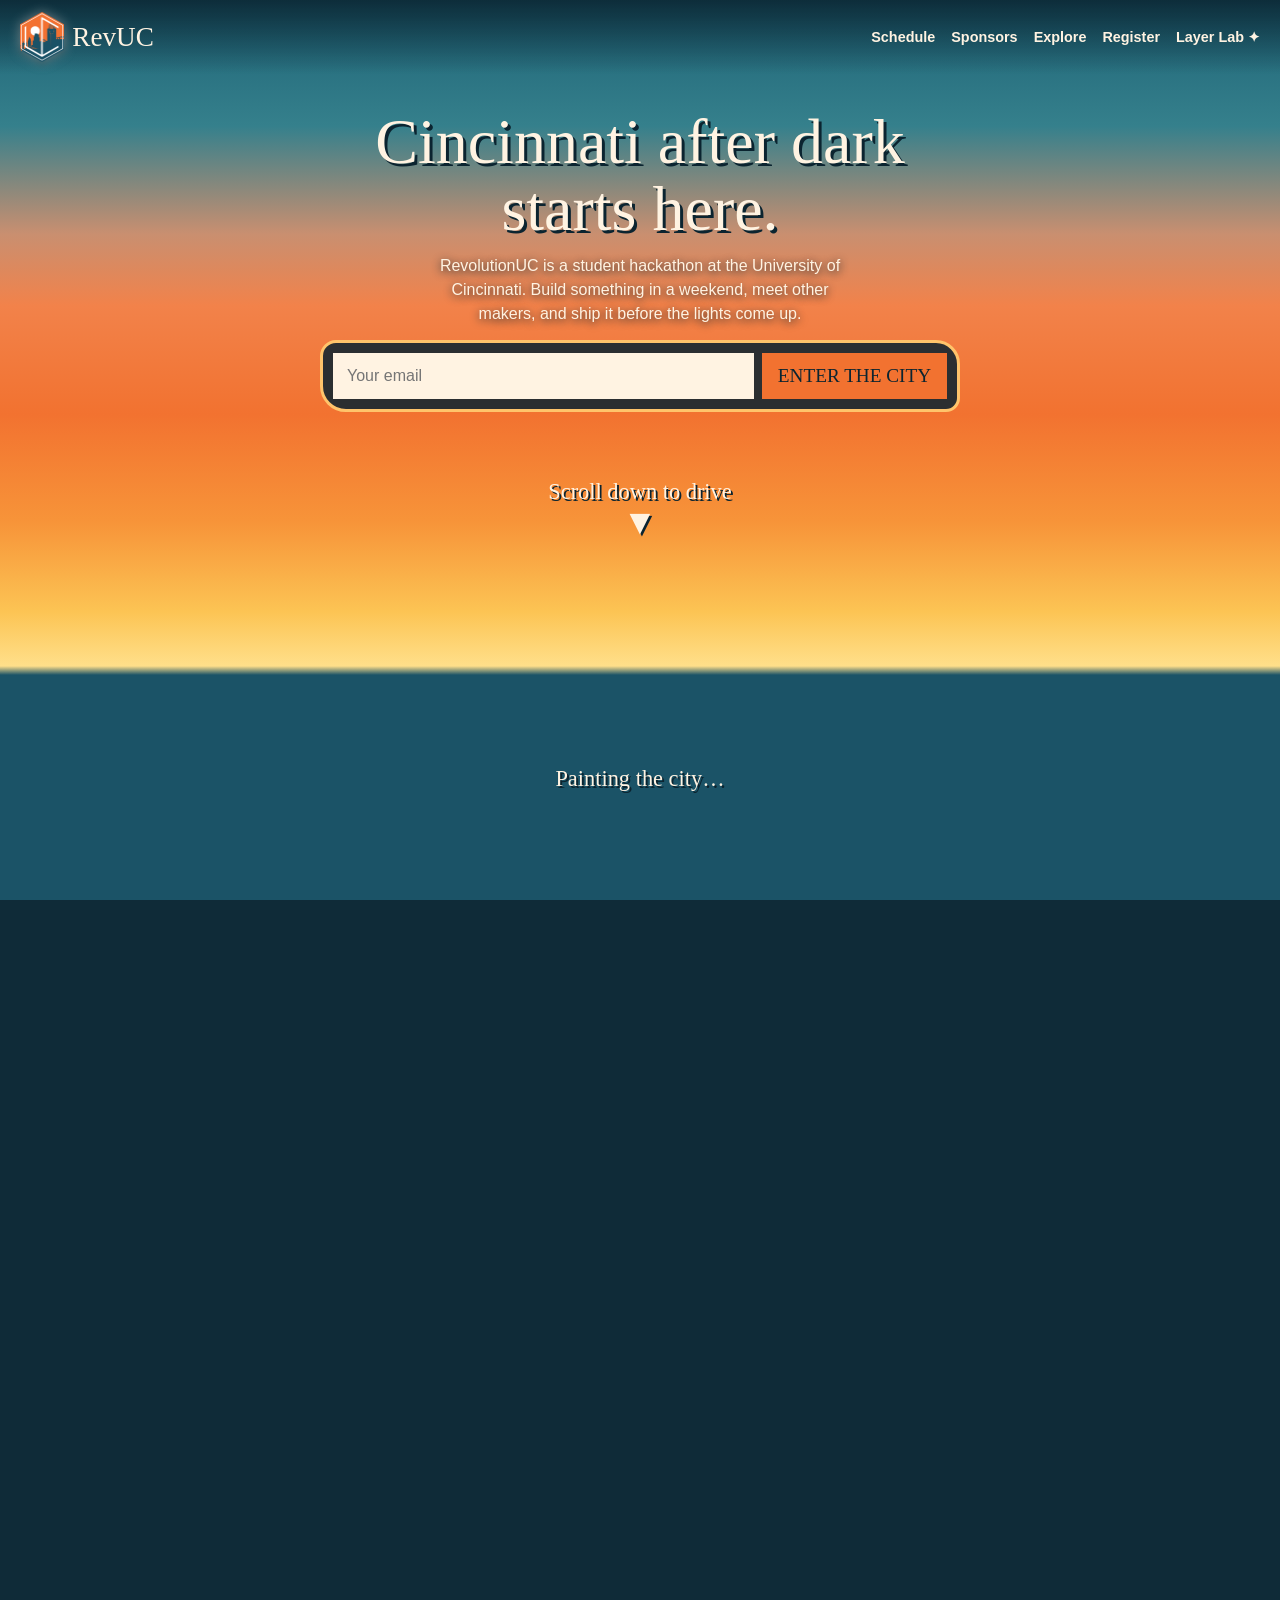
<file: past(twover).html>
<!DOCTYPE html>
<html lang="en">
<head>
<meta charset="utf-8">
<meta name="viewport" content="width=device-width, initial-scale=1, viewport-fit=cover">
<title>RevUC – Cincinnati Painted Drive</title>
<link href="https://fonts.googleapis.com/css2?family=Caveat+Brush&display=swap" rel="stylesheet">
<style>
:root{--ink:#0f2b38;--orange:#f27230;--gold:#ffc46b;--paper:#fff3e2;--magenta:#c4501a;--glass:rgba(11,36,48,.86);
--px:"Caveat Brush","Comic Sans MS",cursive;
box-sizing:border-box;padding-top:env(safe-area-inset-top,0px);padding-bottom:env(safe-area-inset-bottom,0px);color-scheme:dark}
html{scroll-padding-top:env(safe-area-inset-top,0px)}
*{box-sizing:border-box}
body{margin:0;background:var(--ink);color:var(--paper);font-family:"Chivo","Helvetica Neue",Arial,sans-serif;overflow-x:hidden}
#track{height:650vh}
#stage{position:sticky;top:0;height:100vh;height:100dvh;overflow:hidden;background:linear-gradient(#1d6275 0%,#35808c 14%,#c98f70 26%,#f2824a 34%,#f27230 46%,#f79439 58%,#fcc454 68%,#ffdf8a 74%,#1b5367 75%)}   /* sunset fallback, always visible */
#loading{position:absolute;left:50%;bottom:12vh;transform:translateX(-50%);z-index:9;font-family:var(--px);font-size:1.4rem;text-shadow:2px 2px 0 #0b2430;text-align:center;max-width:90vw}
#cv{position:absolute;inset:0;width:100%;height:100%}
header{position:fixed;top:0;left:0;right:0;z-index:20;display:flex;justify-content:space-between;align-items:center;padding:calc(12px + env(safe-area-inset-top,0px)) 20px 12px;background:linear-gradient(rgba(11,36,48,.85),transparent)}
.logo{font-family:var(--px);font-size:1.7rem;color:var(--paper);text-decoration:none;display:flex;align-items:center;gap:8px}
.logo i{width:20px;height:20px;background:var(--orange);clip-path:polygon(25% 5%,75% 5%,100% 50%,75% 95%,25% 95%,0 50%)}
nav a{color:var(--paper);text-decoration:none;margin-left:16px;font-weight:700;font-size:.9rem}
nav a:hover,nav a:focus-visible{color:var(--gold);outline:none;text-decoration:underline}
#hero{position:absolute;left:50%;top:12vh;transform:translateX(-50%);width:min(640px,92vw);text-align:center;z-index:7}
#hero h1{font-family:var(--px);font-weight:400;font-size:clamp(2rem,6vw,4rem);line-height:1.05;margin:0;text-shadow:3px 3px 0 #0b2430}
#hero p{font-size:1rem;line-height:1.5;margin:12px auto 0;max-width:46ch;text-shadow:0 2px 8px rgba(11,36,48,.95)}
.enter{display:flex;gap:8px;flex-wrap:wrap;margin-top:14px;background:var(--glass);padding:10px;border:3px solid var(--gold);border-radius:16px 24px 14px 26px}
.enter input{flex:1 1 180px;padding:12px 14px;border:0;font:inherit;background:#fff3e2;color:#0b2430}
.enter button{padding:12px 16px;border:0;background:var(--orange);color:#0b2430;font-family:var(--px);font-size:1.2rem;cursor:pointer}
button:focus-visible,input:focus-visible{outline:3px solid var(--gold);outline-offset:2px}
#msg{min-height:1.4em;margin:8px 0 0;font-weight:700;color:var(--gold)}
#hint{position:absolute;left:50%;top:60vh;transform:translate(-50%,-100%);z-index:7;font-family:var(--px);font-size:1.4rem;text-shadow:2px 2px 0 #0b2430;white-space:nowrap}
.o{position:absolute;left:0;top:0;transform-origin:50% 100%;translate:-50% -100%;z-index:4}
.sign{position:relative;width:460px;height:440px}
.pole{position:absolute;left:50%;bottom:0;width:14px;height:50%;background:#0f3342;transform:translateX(-50%)}
.hex{position:absolute;left:50%;top:0;transform:translateX(-50%);width:260px;height:170px;background:var(--paper);clip-path:polygon(22% 0,78% 0,100% 50%,78% 100%,22% 100%,0 50%);display:grid;place-items:center}
.hex::before{content:"";position:absolute;inset:7px;background:var(--ink);clip-path:inherit}
.hex h2{position:relative;font-family:var(--px);font-weight:400;font-size:2rem;margin:0}
.arrow{position:absolute;background:var(--paper);color:var(--ink);padding:8px 14px;font-weight:700;font-size:13px;line-height:1.25;white-space:nowrap}
.arrow b{display:block;font-size:12px;color:var(--magenta)}
.a1{left:0;top:42%;clip-path:polygon(0 50%,12% 0,100% 0,100% 100%,12% 100%);padding-left:26px}
.a2{right:0;top:42%;clip-path:polygon(0 0,88% 0,100% 50%,88% 100%,0 100%);padding-right:28px}
.a3{left:0;top:62%;clip-path:polygon(0 50%,12% 0,100% 0,100% 100%,12% 100%);padding-left:26px}
.a4{right:0;top:62%;clip-path:polygon(0 0,88% 0,100% 50%,88% 100%,0 100%);padding-right:28px}
.spons{position:relative;width:560px;height:150px}
.spons::before,.spons::after{content:"";position:absolute;top:-70px;width:5px;height:70px;background:#0f3342}
.spons::before{left:70px}.spons::after{right:70px}
.spons .bar{position:absolute;left:0;right:0;top:0;height:150px;background:#0f3342;border:4px solid #f27230;padding:10px 14px}
.spons h2{font-family:var(--px);font-weight:400;font-size:1.9rem;letter-spacing:.08em;text-align:center;margin:0 0 10px}
.logos{display:flex;gap:10px}
.logos div{flex:1;height:70px;background:var(--paper);color:var(--magenta);display:grid;place-items:center;font-weight:800}
.spons .p1,.spons .p2{position:absolute;top:150px;bottom:0;width:16px;background:#0f3342}
.p1{left:30px}.p2{right:30px}
/* subway-style map sign near the end of the drive */
.subwrap{position:relative;width:860px;padding-bottom:70px}
.sub{position:relative;background:#0f3342;border:6px solid #0b2430;border-radius:14px;padding-bottom:10px}
.subhead{display:flex;align-items:center;gap:14px;padding:12px 18px;background:#0b2430}
.bullet{width:48px;height:48px;border-radius:50%;background:#f27230;color:#fff;display:grid;place-items:center;font-family:var(--px);font-size:1.9rem}
.sub h2{font-family:var(--px);font-weight:400;font-size:2.6rem;margin:0;color:#fff;line-height:1}
.dest{margin-left:auto;font-weight:700;font-size:.95rem;color:#ffe9a8}
.sub .map{background:#fff;border:3px solid #1d1a26;border-radius:6px;margin:10px 14px 0}
.sub .map svg{width:100%;height:auto;display:block}
.sub .cap{margin:8px 18px 0;min-height:2.6em;color:#fff;font-size:1.05rem}
.legs i{position:absolute;bottom:0;width:16px;height:72px;background:#0f3342}
.legs i:first-child{left:90px}.legs i:last-child{right:90px}
.road-line{fill:none;stroke:#1d1a26;stroke-width:7;stroke-linecap:round;stroke-linejoin:round}
.road-in{fill:none;stroke:#fff;stroke-width:3;stroke-linecap:round}
.node{cursor:pointer}
.node circle{fill:#ffe9a8;stroke:#1d1a26;stroke-width:4;transition:fill .2s}
.node:hover circle,.node:focus-visible circle,.node.on circle{fill:#f27230}
.node text{font-weight:600;font-size:15px;fill:#1d1a26}

/* scroll hint: bouncing arrow points down, the direction you scroll */
#hint{display:flex;flex-direction:column;align-items:center;gap:0;text-align:center}
#hint .dn{font-size:2.2rem;line-height:1;animation:nudge 1.1s ease-in-out infinite}
@keyframes nudge{50%{transform:translateY(10px)}}
/* small About us signpost */
.about{position:relative;width:260px;height:200px}
.apole{position:absolute;left:50%;bottom:0;width:12px;height:46%;background:#0f3342;transform:translateX(-50%)}
.atag{position:absolute;left:0;right:0;top:0;background:#fff3e2;color:#0b2430;border:4px solid #0f3342;border-radius:12px 20px 12px 22px;padding:8px 14px 10px;transform:rotate(-2deg)}
.atag h3{font-family:var(--px);font-weight:400;font-size:1.8rem;color:#1b5367;margin:0;line-height:1.1}
.atag p{margin:4px 0 0;font-size:.9rem;line-height:1.35}
/* phone layout */
#subway.compact .subwrap{width:540px}
#subway.compact .dest{display:none}
#subway.compact .sub h2{font-size:2rem}
#subway.compact .node text{font-size:27px}
#subway.compact .sub .cap{font-size:1.3rem}
@media (max-width:520px){
  header{padding-left:14px;padding-right:14px}
  .logo{font-size:1.35rem}.logo i{width:16px;height:16px}
  nav a{margin-left:10px;font-size:.8rem}
  #hero{top:9vh}#hero p{font-size:.95rem;margin-top:8px}
  .enter{margin-top:10px;padding:8px}
}
@media (prefers-reduced-motion:reduce){#hint .dn{animation:none}}
#where{position:absolute;left:50%;top:96px;transform:translateX(-50%);z-index:7;text-align:center;opacity:0;pointer-events:none;width:min(80vw,360px)}
#where small{display:block;font-size:.75rem;letter-spacing:.14em;text-transform:uppercase;color:#ffd9a0}
#where b{display:block;font-family:var(--px);font-weight:400;font-size:2rem;line-height:1.1;text-shadow:2px 2px 0 #0b2430}
#where i{display:block;height:6px;border-radius:3px;background:rgba(255,255,255,.18);margin-top:8px;overflow:hidden}
#where u{display:block;height:100%;width:0;background:#ff7a3d;border-radius:3px}
/* logo in the top-left corner */
.logo img.mark{height:50px;width:auto;display:block;filter:drop-shadow(0 0 6px rgba(255,255,255,.4)) drop-shadow(0 2px 3px rgba(0,0,0,.35))}
@media (max-width:520px){.logo img.mark{height:40px}}
/* ===== phone mode: top-down street ===== */
.phone .o:not(.inmodal){display:none!important}
.phone #where{top:70px}
.phone #hint{top:68vh}
.card{position:absolute;left:0;top:0;z-index:6;display:block;background:#fff3e2;color:#0b2430;border:3px solid #0f3342;border-radius:12px 18px 12px 20px;padding:8px 10px 9px;text-align:left;font:inherit;cursor:pointer;box-shadow:0 4px 0 rgba(11,36,48,.4);will-change:transform}
.card:active{transform-origin:center}
.card h3{font-family:var(--px);font-weight:400;font-size:1.5rem;line-height:1;margin:0 0 4px;color:#1b5367}
.card p,.card li{font-size:.74rem;line-height:1.3;margin:0}
.card ul{margin:0;padding:0;list-style:none}.card li{margin:2px 0}.card li b{color:#c4501a}
.card .tap{display:block;margin-top:6px;font-size:.72rem;font-weight:800;color:#c4501a}
.card svg{width:100%;height:auto;display:block;background:#fff;border-radius:6px}
.card.l::after,.card.r::after{content:"";position:absolute;top:22px;width:16px;height:3px;background:#f27230}
.card.l::after{right:-17px}.card.r::after{left:-17px}
.card.logo{background:transparent;border:0;box-shadow:none;text-align:center;pointer-events:none;padding:0}
.card.logo::after{display:none}
.card.logo img{width:92px;display:block;margin:0 auto;filter:drop-shadow(0 2px 6px rgba(0,0,0,.5))}
.card.logo b{display:block;font-family:var(--px);font-weight:400;font-size:1.6rem;color:#fff;text-shadow:2px 2px 0 #0b2430}
.card.logo small{color:#ffe9a8;font-weight:700;text-shadow:1px 1px 0 #0b2430}
.card.banner{background:#0f3342;color:#fff;border-color:#f27230;text-align:center}
.card.banner::after{display:none}
.card.banner h3{color:#fff;letter-spacing:.12em;font-size:1.3rem}
.card.banner .mini{display:flex;gap:6px}.card.banner .mini i{flex:1;font-style:normal;font-weight:800;font-size:.7rem;background:#fff3e2;color:#1b5367;padding:12px 0;border-radius:6px}
.card.banner .tap{color:#ffe9a8}
#modal{position:fixed;inset:0;z-index:60;background:rgba(11,36,48,.82);display:none;align-items:flex-end}
#modal.on{display:flex}
#modal .sheet{position:relative;width:100%;max-height:90dvh;overflow:auto;background:#fff3e2;color:#0b2430;border-radius:22px 22px 0 0;padding:16px 16px calc(26px + env(safe-area-inset-bottom,0px))}
#modal h2{font-family:var(--px);font-weight:400;font-size:2.3rem;color:#1b5367;margin:0 40px 10px 0;line-height:1}
#mclose{position:absolute;right:12px;top:12px;width:38px;height:38px;border:0;border-radius:50%;background:#0f3342;color:#fff;font-size:1.1rem;cursor:pointer}
#modal .big{font-size:1.15rem;line-height:1.5;margin:0}
.sch{list-style:none;margin:0;padding:0}.sch li{padding:10px 12px;margin:8px 0;background:#fff;border-left:6px solid #f27230;border-radius:8px;font-size:1.15rem}.sch b{display:block;font-size:.85rem;color:#c4501a}
.spgrid{display:grid;grid-template-columns:1fr 1fr;gap:10px}.spgrid div{height:92px;display:grid;place-items:center;background:#fff;border:3px solid #0f3342;border-radius:10px;font-weight:800;color:#1b5367}
#subway.inmodal{position:relative;left:auto;top:auto;translate:none;transform-origin:0 0;display:block!important;z-index:auto}
#modal .sub h2{color:#fff;font-size:2rem;margin:0}
#subway.inmodal .sub{margin-top:34px}
#subway.inmodal .legs{display:none}#subway.inmodal .subwrap{padding-bottom:0}
</style>
</head>
<body>
<header>
  <a class="logo" href="#start"><img class="mark" src="[data-uri]" alt="RevUC logo">RevUC</a>
  <nav><a href="#schedule">Schedule</a><a href="#sponsors">Sponsors</a><a href="#explore">Explore</a><a href="#enter">Register</a><a href="layerLab.html">Layer Lab ✦</a></nav>
</header>
<main>
<div id="track">
 <div id="stage">
  
  <canvas id="cv" aria-label="Hand-painted Cincinnati street at sunset with a car driving right"></canvas>

  <div class="o" id="sched"><div class="sign"><div class="pole"></div><div class="hex"><h2>SCHEDULE</h2></div>
    <div class="arrow a1"><b>Fri, 6–8 PM</b>Check-in &amp; dinner</div><div class="arrow a2"><b>Fri, 9 PM</b>Opening &amp; mixer</div>
    <div class="arrow a3"><b>Sat, 10 AM–12 PM</b>Workshops</div><div class="arrow a4"><b>Sun, 11 AM</b>Demos &amp; awards</div></div></div>
  <div class="o" id="spon"><div class="spons"><div class="bar"><h2>SPONSORS</h2><div class="logos"><div>Logo</div><div>Logo</div><div>Logo</div><div>Logo</div></div></div></div></div>


  <!-- Subway-style map sign (the Explore Rev UC map); positioned along the road by the script -->
  <div class="o" id="subway"><div class="subwrap"><div class="sub">
    <div class="subhead"><span class="bullet">R</span><h2>Explore Rev UC</h2><span class="dest">Express to 1819 Innovation Hub ▶</span></div>
    <div class="map"><svg viewBox="0 0 800 420" role="img" aria-label="Map of the venue">
      <!-- Route: the id lets the train follow this exact path -->
      <path id="route" class="road-line" d="M120 100 C220 110 260 150 340 130 S470 110 540 150 S680 250 640 300 S520 300 450 280 S330 290 260 340 S160 350 150 270 S200 220 270 215 S380 200 440 230"/>
      <path class="road-in" d="M120 100 C220 110 260 150 340 130 S470 110 540 150 S680 250 640 300 S520 300 450 280 S330 290 260 340 S160 350 150 270 S200 220 270 215 S380 200 440 230"/>
      <!-- Train: 3 cars following the route; later start times make them trail the lead car -->
      <g id="train">
      <g><animateMotion dur="18s" begin="0s" repeatCount="indefinite" rotate="auto"><mpath href="#route"/></animateMotion>
        <animate attributeName="opacity" values="0;1;1;0" keyTimes="0;.04;.96;1" dur="18s" begin="0s" repeatCount="indefinite"/>
        <rect x="-13" y="-8" width="26" height="16" rx="3" fill="#1b5367" stroke="#1d1a26" stroke-width="3"/><rect x="-8" y="-4" width="5" height="5" fill="#fff"/><rect x="2" y="-4" width="5" height="5" fill="#fff"/></g>
      <g><animateMotion dur="18s" begin="-0.45s" repeatCount="indefinite" rotate="auto"><mpath href="#route"/></animateMotion>
        <animate attributeName="opacity" values="0;1;1;0" keyTimes="0;.04;.96;1" dur="18s" begin="-0.45s" repeatCount="indefinite"/>
        <rect x="-13" y="-8" width="26" height="16" rx="3" fill="#f27230" stroke="#1d1a26" stroke-width="3"/><rect x="-8" y="-4" width="5" height="5" fill="#fff"/><rect x="2" y="-4" width="5" height="5" fill="#fff"/></g>
      <g><animateMotion dur="18s" begin="-0.9s" repeatCount="indefinite" rotate="auto"><mpath href="#route"/></animateMotion>
        <animate attributeName="opacity" values="0;1;1;0" keyTimes="0;.04;.96;1" dur="18s" begin="-0.9s" repeatCount="indefinite"/>
        <rect x="-14" y="-8" width="28" height="16" rx="6" fill="#f6c945" stroke="#1d1a26" stroke-width="3"/><rect x="-4" y="-4" width="5" height="5" fill="#fff"/><rect x="5" y="-4" width="6" height="5" fill="#8fe3f0"/></g>
      </g>
      <!-- Stops: data-t is the text shown when a stop is tapped -->
      <g id="nodes">
      <g class="node" tabindex="0" data-t="Check-in: pick up your badge and meet your team."><circle cx="120" cy="100" r="16"/><text x="100" y="72">Check-in</text></g>
      <g class="node" tabindex="0" data-t="Hacking floor: where teams build for the whole event."><circle cx="340" cy="130" r="16"/><text x="318" y="108">Hack floor</text></g>
      <g class="node" tabindex="0" data-t="Workshops: short sessions on tools, APIs, and design."><circle cx="540" cy="150" r="16"/><text x="520" y="128">Workshops</text></g>
      <g class="node" tabindex="0" data-t="Food and rest: meals, snacks, and a quiet corner."><circle cx="640" cy="300" r="16"/><text x="588" y="340">Food + rest</text></g>
      <g class="node" tabindex="0" data-t="Mentors: drop in for help on a stuck project."><circle cx="260" cy="340" r="16"/><text x="236" y="378">Mentors</text></g>
      <g class="node" tabindex="0" data-t="Demo stage: show what you built and meet the judges."><circle cx="440" cy="230" r="16"/><text x="410" y="266">Demos</text></g>
      </g>
    </svg></div>
    <div class="cap" id="cap" aria-live="polite">Tap a stop to see what happens there.</div>
  </div><div class="legs"><i></i><i></i></div></div></div>

  <!-- small "About us" signpost on the sidewalk (placed along the road by the script) -->
  <div class="o" id="about"><div class="about"><div class="apole"></div><div class="atag"><h3>About us</h3><p>RevolutionUC is UC’s student-run hackathon. Build, learn and ship something in a weekend. All majors welcome.</p></div></div></div>

  <!-- "Now passing" label + progress bar, only visible in the empty sky on tall phone screens -->
  <div id="where" aria-hidden="true"><small>Now passing</small><b id="whereTxt">Downtown Cincinnati</b><i><u id="prog"></u></i></div>

  <div id="hero">
    <h1>Cincinnati after dark starts here.</h1>
    <p>RevolutionUC is a student hackathon at the University of Cincinnati. Build something in a weekend, meet other makers, and ship it before the lights come up.</p>
    <form class="enter" onsubmit="return false">
      <input id="city" type="email" placeholder="Your email" aria-label="Your email">
      <button id="go" type="button">ENTER THE CITY</button>
    </form>
    <div id="msg" role="status"></div>
  </div>
  <div id="loading">Painting the city…</div>
  <div id="modal" role="dialog" aria-modal="true" aria-labelledby="mtitle"><div class="sheet"><button id="mclose" aria-label="Close">✕</button><h2 id="mtitle"></h2><div id="mbody"></div></div></div>
  <div id="hint"><span id="hintTxt">Scroll down to drive</span><span class="dn">▼</span></div>
 </div>
</div>
</main>

<script>
(function(){
/* PHONE = narrow screens get the top-down street (see PHONE MODE at the bottom); wider screens get the side-scrolling drive */
var PHONE=matchMedia('(max-width:700px)').matches;
if(PHONE)document.body.classList.add('phone');
matchMedia('(max-width:700px)').addEventListener('change',function(){location.reload()});   // rotating across the breakpoint switches modes
/* ========== SETTINGS ==========
   Everything is drawn in "units" on a canvas that is 180 units tall (VH).
   GY = ground line under the buildings, RD = top of the road, WL = total world length. */
var VH=180,GY=138,RD=148,WL=3800,RS=3;
var cv=document.getElementById('cv'),g=cv.getContext('2d'),track=document.getElementById('track'),
    hero=document.getElementById('hero'),hint=document.getElementById('hint'),
    sched=document.getElementById('sched'),spon=document.getElementById('spon'),subw=document.getElementById('subway'),about=document.getElementById('about'),stage=document.getElementById('stage'),where=document.getElementById('where'),whereTxt=document.getElementById('whereTxt'),prog=document.getElementById('prog');
var W,H,VW,U,OFF=0,DPR,camMax,camS=0,SX,PX,BX,AX,seed=5,FAR=[],MID=[],gaps=[],cars=[],BR={},t=0,pr=0,vel=0,S={},LM={},grain;

/* ====================================================================
   IMAGE SWAP POINTS  (put your own artwork here)
   --------------------------------------------------------------------
   Everything on screen is painted by code at startup. To use an image
   instead, set the matching entry below to a URL. Leave null to keep the
   painted version. Each image is auto-fitted: it is scaled to the layer's
   height and repeated sideways, so a wide panorama that tiles works best.
   (Tiles, sprites and the paper grain are stretched to their exact size.)

   In a published artifact, remote URLs are blocked: use a data: URL
   ('data:image/png;base64,....'). On your own site, use normal paths
   such as 'img/far.png'.

   LAYER ORDER (back to front)      parallax   export size (3 px per unit)
     1  sky       sunset bands, clouds     2%   any width x 540 px
     2  sun       sun disc + halo          3%   240 x 240 px
     3  far       far skyline + towers    10%   any width x 540 px
     4  midfar    Union Terminal          22%   any width x 540 px
     5  mid       street buildings, Fountain Square, UC, 1819 Hub   55%   any width x 540 px
     6  bridge    Roebling Bridge        100%   3060 x 540 px (world strip)
     7  walk      sidewalk + lamps       100%   1080 x 150 px (tile, repeats every 360 units)
     8  road      asphalt                100%   1080 x 96 px  (tile, repeats every 360 units)
     9  cars      7 sprites, facing right       102 x 60 px each (index 6 = player's car)
    10  glow      soft light sprite (lamps, windows)   102 x 102 px
    11  grain     paper texture over everything   any square, repeats
   ==================================================================== */
var IMAGES={sky:null,sun:null,far:null,midfar:null,mid:null,bridge:null,walk:null,road:null,
            cars:[null,null,null,null,null,null,null],glow:null,grain:null};
/* Effects that are drawn by code at fixed spots (flashing windows, tower glows, fountain spray).
   They switch off automatically when you replace the layer they sit on, so they don't float in the wrong place. */
var FX={windows:true,glow:true,spray:true};
/* Q = scroll progress (0 to 1) at which each landmark is centered on screen */
var Q={carew:.08,fifth:.14,gat:.18,pnc:.22,scripps:.26,ws:.30,fs:.12,sch:.24,about:.29,br:.34,ut:.66,uc:.80,sub:.86};
function rnd(){seed=(seed*16807)%2147483647;return seed/2147483647}
function hh(a,b){var n=Math.sin(a*12.9898+b*78.233)*43758.5453;return n-Math.floor(n)}
function mod(a,n){return((a%n)+n)%n}
function cl(v){return v<0?0:v>255?255:v|0}
function jit(col,k){if(col.charAt(0)!=='#')return col;var n=parseInt(col.slice(1),16),d=(rnd()-.5)*k;return'rgb('+cl((n>>16)+d)+','+cl((n>>8&255)+d)+','+cl((n&255)+d)+')'}
function dk(col,k){var n=parseInt(col.slice(1),16);return'rgb('+cl((n>>16)-k)+','+cl((n>>8&255)-k)+','+cl((n&255)-k)+')'}
function mk(w,h){var c=document.createElement('canvas');c.width=Math.ceil(w*RS);c.height=Math.ceil(h*RS);var x=c.getContext('2d');x.scale(RS,RS);return{c:c,x:x}}

/* ========== BRUSH HELPERS (the painted look) ========== */
function poly(c,x,y,w,h,col,wb,a){var J=function(){return(rnd()-.5)*2*wb},i;c.globalAlpha=a==null?1:a;c.fillStyle=col;c.beginPath();c.moveTo(x+J(),y+J());
  for(i=x;i<x+w;i+=3)c.lineTo(i,y+J());for(i=y;i<y+h;i+=3)c.lineTo(x+w+J(),i);for(i=x+w;i>x;i-=3)c.lineTo(i,y+h+J());for(i=y+h;i>y;i-=3)c.lineTo(x+J(),i);c.closePath();c.fill();c.globalAlpha=1}
function strokes(c,x,y,w,h,col,n,len,a,th){c.globalAlpha=a;for(var i=0;i<n;i++){var l=len*(.5+rnd());c.fillStyle=jit(col,50);c.fillRect(x+rnd()*Math.max(1,w-l),y+rnd()*h,l,th*(.6+rnd()))}c.globalAlpha=1}
function wall(c,x,y,w,h,col){poly(c,x,y,w,h,col,.7);strokes(c,x,y,w,h,col,w*h/10,9,.35,1.3);strokes(c,x,y,w,h,dk(col,45),w*h/38,5,.3,.7)}
function leaf(c,x,y,r,col,a){c.save();c.translate(x,y);c.rotate(rnd()*3.14);c.globalAlpha=a;c.fillStyle=col;c.beginPath();c.ellipse(0,0,r,r*.55,0,0,6.283);c.fill();c.restore();c.globalAlpha=1}
function foliage(c,x,y,w,h,cols,fl,sp){var n=w*h/4|0,i,a,r;
  for(i=0;i<n;i++){a=rnd()*6.283;r=Math.sqrt(rnd());leaf(c,x+w/2+Math.cos(a)*r*w/2,y+h/2+Math.sin(a)*r*h/2,1.1+rnd()*1.6,jit(cols[rnd()*cols.length|0],44),.93)}
  for(i=0;i<n/6;i++){a=rnd()*6.283;r=Math.sqrt(rnd());leaf(c,x+w/2+Math.cos(a)*r*w/2,y+h/2+Math.sin(a)*r*h/2,.6+rnd()*.5,(sp||'#1c2a24'),.55)}
  if(fl)for(i=0;i<n/5;i++){a=rnd()*6.283;r=Math.sqrt(rnd());c.fillStyle=fl[rnd()*fl.length|0];c.beginPath();c.arc(x+w/2+Math.cos(a)*r*w/2,y+h/2+Math.sin(a)*r*h/2,.7+rnd()*.5,0,6.283);c.fill()}}
function circ(c,cx,cy,r,col,a){c.globalAlpha=a;c.fillStyle=col;c.beginPath();for(var i=0;i<18;i++){var an=i/18*6.283,rr=r*(1+(rnd()-.5)*.07);c.lineTo(cx+Math.cos(an)*rr,cy+Math.sin(an)*rr)}c.closePath();c.fill();c.globalAlpha=1}

/* Ginkgo street tree: brown trunk that forks, round canopy of yellow fan-shaped leaves.
   x = trunk center, base = ground y, h = total height in units. Reuse it in any layer you paint. */
var GINK=['#f7c531','#ffd84a','#f0a81e','#ffe27a','#e8941a'];
function ginkgo(c,x,base,h){var w=h*.66;
  poly(c,x-1.6,base-h*.5,3.2,h*.5,'#5a3a22',.3);
  c.strokeStyle='#5a3a22';c.lineWidth=1.1;c.beginPath();c.moveTo(x,base-h*.45);c.lineTo(x-w*.28,base-h*.7);c.moveTo(x,base-h*.45);c.lineTo(x+w*.28,base-h*.7);c.stroke();
  foliage(c,x-w/2,base-h,w,h*.66,GINK,['#fff0b8','#ffe27a'],'#8a5a12')}

/* ========== BUILD: lay out the world (positions only, no drawing) ========== */
function build(){
  seed=5;camMax=WL-VW;var x=-10,L=camMax*.1+VW+60,i;FAR=[];
  // generic far skyline filler
  while(x<L){var w=9+(rnd()*12|0),h=22+(rnd()*48|0),b={x:x,w:w,h:h,win:[]};
    for(var wy=GY-h+4;wy<GY-30;wy+=5)for(var wx=2;wx<w-2;wx+=4)if(rnd()<.16)b.win.push(wx,wy,rnd()*9|0);
    FAR.push(b);x+=w+(rnd()*3|0)}
  // named downtown towers sit on the far layer (moves at 10% of the car's speed)
  ['carew','fifth','gat','pnc','scripps','ws'].forEach(function(n){LM[n]=Q[n]*camMax*.1+VW*.5});
  LM.ut=Q.ut*camMax*.22+VW*.5;                      // Union Terminal: mid-far layer (22%)
  // Roebling Bridge: a full-speed foreground strip; tower 1 reaches the car at scroll Q.br
  var t1=Q.br*camMax+VW*(.12+.5*Q.br)+22;
  BR={x0:t1-130,w:1020,t1:130,t2:890};
  // mid layer (55% speed): gaps where no regular buildings are drawn
  var cfs=Q.fs*camMax*.55+VW*.5,cut=Q.ut*camMax*.55+VW*.5;LM.fs=cfs;
  gaps=[[cfs-80,cfs+80],[.55*(BR.x0-VW)-10,.55*(BR.x0+BR.w)+VW+10],[cut-VW*.58,cut+VW*.58]];   // fountain, bridge, terminal
  var specs=[{c:Q.uc*camMax*.55+VW*.5,w:170,sp:'uc'},{c:camMax*.55+VW*.74,w:176,sp:'hub'}],si=0;
  var pal=[['#1f5f78','#13404f'],['#2c6e8a','#1b4a5e'],['#1a5267','#0f3342'],['#245a72','#143c4e'],['#1a5267','#0f3342'],['#2a6078','#173f52'],['#1c5870','#103a4a'],['#b5503a','#7e2f22'],['#e08a3a','#a85a1f']];   // mostly logo-teal blues, a couple of warm accents
  MID=[];x=-20;L=camMax*.55+VW+80;
  while(x<L){gaps.forEach(function(gp){if(x>gp[0]-30&&x<gp[1])x=gp[1]});
    if(si<2&&x>=specs[si].c-specs[si].w/2-20){          // UC campus + 1819 Innovation Hub
      var s=specs[si++],hub=s.sp==='hub',m={x:Math.max(x,s.c-s.w/2),w:s.w,h:hub?108:112,sp:s.sp,c:hub?'#d8b987':'#9a3a2e',d:hub?'#a88a58':'#5a1f1a',aw:'#fff',bar:false,lit:hub,vine:false,tank:false,ww:hub?32:6,wh:8,lr:hub?[98,30,40,30]:null,win:[]};
      if(hub){for(var ry=12;ry<=64;ry+=26)for(var rx=6;rx<100;rx+=35){var q=rnd();m.win.push(rx,ry,q<.55?1:(q<.75?2:0),rnd()*9|0)}}
      else{[6,22,38,112,152].forEach(function(dx){[66,78].forEach(function(dy){var q=rnd();m.win.push(dx,dy,q<.5?1:(q<.7?2:0),rnd()*9|0)})})}
      MID.push(m);x=m.x+m.w+4;continue}
    var w2=38+(rnd()*28|0),h2=46+(rnd()*44|0),c=pal[rnd()*pal.length|0],m2={x:x,w:w2,h:h2,c:c[0],d:c[1],aw:rnd()>.5?'#f0e2c4':'#f2a03a',bar:rnd()<.12,lit:rnd()<.6,vine:rnd()<.55,tank:rnd()<.25,ww:6,wh:8,lr:[3,17,w2-6,17],win:[]};
    for(var wy2=6;wy2<h2-30;wy2+=14)for(var wx2=5;wx2<w2-8;wx2+=11){var r=rnd();m2.win.push(wx2,wy2,r<.45?1:(r<.62?2:0),rnd()*9|0)}
    MID.push(m2);x+=w2+(rnd()*2|0)}
  cars=[];for(i=0;i<7;i++)cars.push({x0:rnd()*400,v:16+rnd()*22,k:i%6,y:i%2?157:161});
  // world x of the three big signs (sponsors hangs over the middle of the bridge)
  SX=Q.sch*camMax+VW*(.12+.5*Q.sch)+30;PX=BR.x0+510;BX=Q.sub*camMax+VW*(.12+.5*Q.sub)+30;AX=Q.about*camMax+VW*(.12+.5*Q.about)+30}

/* ========== PAINT: pre-render every layer once into offscreen canvases ========== */
var SKY=['#1d6275','#35808c','#c98f70','#f2824a','#f27230','#f58334','#f79439','#f9a83e','#fcc454','#ffdf8a'];   // thin teal dusk at the top, then logo orange -> yellow glow
function tier(c,cx,y,w,h,col,plain){poly(c,cx-w/2,y-h,w,h,col,.5);strokes(c,cx-w/2,y-h,w,h,col,w*h/9,8,.3,1);strokes(c,cx-w/2,y-h,w,h,'#7fb0c0',w*h/50,6,.25,.8);if(!plain)strokes(c,cx-w/2+1,y-h+2,w-2,h-3,'#ffd9a0',w*h/45,1.2,.55,1.2)}
function cap(c,cx,y,w,h,col){c.fillStyle=col;c.beginPath();c.moveTo(cx-w/2,y);c.lineTo(cx,y-h);c.lineTo(cx+w/2,y);c.fill()}
function fountain(c,cx){   // Fountain Square: Tyler Davidson fountain ("Genius of Water")
  poly(c,cx-72,GY-4,144,4,'#d8b898',.5);strokes(c,cx-72,GY-4,144,4,'#d8c0cc',40,6,.4,.8);
  c.fillStyle='#7a8a9a';c.beginPath();c.ellipse(cx,GY-5,34,6,0,0,6.283);c.fill();
  c.fillStyle='#5fb0d0';c.beginPath();c.ellipse(cx,GY-7,30,4,0,0,6.283);c.fill();strokes(c,cx-26,GY-10,52,5,'#bfe8ff',14,5,.5,.8);
  poly(c,cx-10,GY-14,20,8,'#6a7a6a',.3);poly(c,cx-6,GY-42,12,30,'#5f8a70',.4);poly(c,cx-8,GY-44,16,3,'#4f7a60',.3);
  poly(c,cx-3,GY-57,6,14,'#6a9a80',.3);circ(c,cx,GY-60,3,'#6a9a80',1);poly(c,cx-17,GY-54,34,2.4,'#6a9a80',.3);
  ginkgo(c,cx-62,GY,56);ginkgo(c,cx+62,GY,56)}
function ucBody(c,b){var cx=b.x+b.w/2,i;   // UC campus: brick wings + clock tower
  wall(c,b.x,GY-52,62,52,'#a8452f');wall(c,b.x+b.w-62,GY-52,62,52,'#a8452f');wall(c,cx-14,GY-112,28,112,'#9a3a2e');
  poly(c,b.x-1,GY-54,64,3,b.d,.3);poly(c,b.x+b.w-63,GY-54,64,3,b.d,.3);
  for(i=0;i<4;i++)poly(c,b.x+8+i*13,GY-22,3,22,'#f0e6d4',.3);poly(c,b.x+4,GY-26,52,3,'#f0e6d4',.3);
  poly(c,cx-8,GY-80,16,12,'#0f2b38',.3);circ(c,cx,GY-96,6.5,'#f6f1e7',1);
  c.strokeStyle='#0f2b38';c.lineWidth=.7;c.beginPath();c.moveTo(cx,GY-96);c.lineTo(cx,GY-100);c.moveTo(cx,GY-96);c.lineTo(cx+3,GY-95);c.stroke();
  c.fillStyle='#12384a';c.beginPath();c.moveTo(cx-16,GY-112);c.lineTo(cx,GY-136);c.lineTo(cx+16,GY-112);c.fill();
  poly(c,b.x+b.w-46,GY-46,22,18,'#c4202e',.3);c.fillStyle='#fff';c.font='bold 11px Georgia,serif';c.fillText('UC',b.x+b.w-41,GY-33);
  poly(c,b.x-26,GY-5,b.w+52,5,'#5b8a52',.6);
  ginkgo(c,b.x-12,GY,58);ginkgo(c,b.x+b.w+14,GY,58)}
function hubBody(c,b){   // 1819 Innovation Hub, drawn from the photo: buff-brick wing with ribbon windows + curved glass corner
  var x=b.x,top=GY-108,i,j;
  wall(c,x,top,112,108,'#d8b987');strokes(c,x,top,112,108,'#b99a68',60,12,.35,.7);          // buff brick wing
  for(i=0;i<3;i++)poly(c,x,top+22+i*27,112,2,'#a88a58',.3,.7);                              // floor bands
  poly(c,x-3,top-2,116,3,'#3a4650',.3);                                                      // roof edge
  wall(c,x-10,top+30,10,78,'#4a5662');for(i=0;i<8;i++)poly(c,x-9,top+34+i*9,8,1.2,'#2f3a44',.2);   // louvered utility tower
  poly(c,x+112,top-2,64,110,'#3f7f98',.5);strokes(c,x+112,top-2,64,110,'#8fc4d4',40,8,.35,1.1);    // curved glass corner
  strokes(c,x+112,top+30,64,70,'#f5a05a',16,10,.28,1.4);                                    // sunset reflected in the glass
  for(i=0;i<=64;i+=8)poly(c,x+112+i,top-2,1.2,110,'#1f4a5a',.1,.9);                          // mullions
  for(j=0;j<110;j+=13)poly(c,x+112,top-2+j,64,1,'#1f4a5a',.1,.9);
  poly(c,x+110,top-2,4,110,'#3a4650',.2);poly(c,x+172,top-2,4,110,'#3a4650',.2);             // steel corner columns
  poly(c,x,GY-34,b.w,4,'#2c3a44',.3);poly(c,x,GY-30,98,30,'#1b2a34',.4);                      // canopy + dark ground floor
  poly(c,x+98,GY-30,40,30,'#c9a56a',.3);poly(c,x+117,GY-30,1.2,30,'#2c3a44',.1);             // glass doors, warm light inside
  poly(c,x+114,GY-60,48,22,'#1b2a34',.3);                                                    // dark panel behind the 1819 mark
  c.fillStyle='#fff';c.font='bold 17px Arial,sans-serif';c.fillText('1819',x+118,GY-43);
  c.font='bold 8px Arial,sans-serif';c.fillText('INNOVATION HUB',x+5,GY-20);
  c.font='bold 4px Arial,sans-serif';c.fillText('WHERE NEXT HAPPENS',x+6,GY-14);
  poly(c,x+88,GY-46,4,46,'#f3f3ee',.1);poly(c,x+89,GY-42,2,30,'#7aa8b8',.1);                  // white wayfinding post
  poly(c,x-14,GY-4,b.w+36,4,'#6b8f3a',.5);                                                   // lawn
  foliage(c,x-16,GY-15,26,13,['#9ab23a','#c8b43c','#6b8f3a'],null);foliage(c,x+140,GY-15,40,13,['#9ab23a','#c8b43c','#6b8f3a'],null);
  poly(c,x+160,GY-30,3,30,'#1b2a34',.1);poly(c,x+159,GY-30,5,14,'#2f7fd0',.1);              // blue help-phone pole
  ginkgo(c,x-26,GY,56);ginkgo(c,x+b.w+20,GY,56)}

function paint(){
  seed=77;var i,j,k,c,s;
  // sky: banded gradient with horizontal brush streaks and clouds
  
  // ◄ IMAGE SWAP: IMAGES.sky replaces this layer
  s=mk(VW+100,VH);c=s.x;S.sky=s.c;
  for(i=0;i<10;i++)poly(c,-4,i*14-2,VW+108,17,SKY[i],1.4);
  for(i=0;i<9;i++){strokes(c,0,(i+1)*14-3,VW+100,6,SKY[i+1],(VW+100)/3,28,.55,2.2);strokes(c,0,(i+1)*14-4,VW+100,6,SKY[i],(VW+100)/5,24,.4,2)}
  for(i=0;i<24;i++){var cy2=8+rnd()*104,up=cy2<46;poly(c,rnd()*(VW+40),cy2,40+rnd()*110,1.6+rnd()*3,up?'#6fb0b8':(rnd()>.5?'#ffe9c0':'#e2622a'),1.2,up?.24:.36)}   // long wispy cloud streaks
  // sun and soft glow sprites
  
  // ◄ IMAGE SWAP: IMAGES.sun replaces this layer
  s=mk(80,80);c=s.x;S.sun=s.c;circ(c,40,40,37,'#ffd27a',.12);circ(c,40,40,28,'#ffd27a',.18);circ(c,40,40,18,'#fff0b8',1);strokes(c,24,28,32,24,'#ffe9a0',10,10,.4,1.2);
  
  // ◄ IMAGE SWAP: IMAGES.glow replaces this layer
  s=mk(34,34);c=s.x;S.glow=s.c;var gr=c.createRadialGradient(17,17,0,17,17,17);gr.addColorStop(0,'rgba(255,214,130,.95)');gr.addColorStop(1,'rgba(255,170,90,0)');c.fillStyle=gr;c.fillRect(0,0,34,34);
  // far layer: filler skyline + the named downtown towers
  
  // ◄ IMAGE SWAP: IMAGES.far replaces this layer
  s=mk(camMax*.1+VW+60,VH);c=s.x;S.far=s.c;var TC='#245c74';
  FAR.forEach(function(b){poly(c,b.x,GY-b.h,b.w,b.h,jit('#2f6078',24),.9);strokes(c,b.x,GY-b.h,b.w,b.h,'#9cc3cf',b.w*b.h/30,6,.22,1)});
  tier(c,LM.carew,GY,24,52,TC);tier(c,LM.carew,GY-52,18,20,TC);tier(c,LM.carew,GY-72,12,16,TC);tier(c,LM.carew,GY-88,7,14,TC);tier(c,LM.carew,GY-102,2.4,11,TC);   // Carew Tower (stepped)
  tier(c,LM.fifth,GY,28,58,'#3a7690');c.fillStyle='#3a7690';c.beginPath();c.moveTo(LM.fifth-14,GY-58);c.lineTo(LM.fifth+14,GY-58);c.lineTo(LM.fifth+14,GY-73);c.fill();   // Fifth Third Center (slanted top)
  tier(c,LM.gat,GY,20,84,TC);   // Great American Tower + tiara crown
  [[-9,10],[0,17],[9,10]].forEach(function(sp){c.fillStyle=TC;c.beginPath();c.moveTo(LM.gat+sp[0]-2.4,GY-84);c.lineTo(LM.gat+sp[0],GY-84-sp[1]);c.lineTo(LM.gat+sp[0]+2.4,GY-84);c.fill()});
  tier(c,LM.pnc,GY,18,74,'#3a7690');cap(c,LM.pnc,GY-74,18,14,'#3a7690');   // PNC Tower (pyramid cap)
  tier(c,LM.scripps,GY,22,64,TC);tier(c,LM.scripps,GY-64,16,12,TC);cap(c,LM.scripps,GY-76,16,10,TC);   // Scripps Center
  tier(c,LM.ws,GY,26,82,'#3a7690');tier(c,LM.ws,GY-82,16,10,'#3a7690');tier(c,LM.ws,GY-92,8,8,'#3a7690');tier(c,LM.ws,GY-100,2,8,'#3a7690');   // Western & Southern
  var hz=c.createLinearGradient(0,GY-110,0,GY);hz.addColorStop(0,'rgba(255,190,100,0)');hz.addColorStop(1,'rgba(255,190,100,.36)');c.fillStyle=hz;c.fillRect(0,0,camMax*.1+VW+60,VH);
  // Union Terminal (half dome) on the mid-far layer
  
  // ◄ IMAGE SWAP: IMAGES.midfar replaces this layer
  s=mk(camMax*.22+VW+60,VH);c=s.x;S.b=s.c;
  var ux=LM.ut;poly(c,ux-47,GY-16,94,16,'#2f6a80',.5);poly(c,ux-31,GY-24,62,9,'#2f6a80',.4);
  for(i=30;i>=20;i-=2){c.fillStyle=i%4?'#3a7690':'#2f6a80';c.beginPath();c.arc(ux,GY-24,i,Math.PI,0);c.closePath();c.fill()}
  c.fillStyle='#103846';c.beginPath();c.arc(ux,GY-24,19,Math.PI,0);c.closePath();c.fill();strokes(c,ux-30,GY-50,60,26,'#7fb0c0',30,8,.25,.9);
  c.fillStyle=hz;c.fillRect(0,0,camMax*.22+VW+60,VH);
  // mid layer: street buildings, Fountain Square, campus lawn, UC, 1819 Hub
  
  // ◄ IMAGE SWAP: IMAGES.mid replaces this layer
  s=mk(camMax*.55+VW+80,VH);c=s.x;S.mid=s.c;
  fountain(c,LM.fs);
  poly(c,gaps[2][0],GY-6,gaps[2][1]-gaps[2][0],6,'#5b8a52',.7);for(i=0;i<8;i++)foliage(c,gaps[2][0]+rnd()*(gaps[2][1]-gaps[2][0]-16),GY-12,16,12,['#5f8f3a','#9ab23a','#3f6f3a'],['#ffb347','#fff0b8']);
  var trees=[];
  MID.forEach(function(b){var top=GY-b.h;if(!b.sp&&rnd()<.38)trees.push(b.x+b.w+rnd()*4-2,50+rnd()*18);
    if(b.sp==='uc')ucBody(c,b);else if(b.sp==='hub')hubBody(c,b);
    else{wall(c,b.x,top,b.w,b.h,b.c);poly(c,b.x-1,top-1,b.w+2,3,b.d,.4);
      if(b.tank){poly(c,b.x+b.w*.3,top-9,9,9,b.d,.5);poly(c,b.x+b.w*.3-1,top-11,11,3,'#5a3a2a',.4)}}
    for(k=0;k<b.win.length;k+=4){var wx=b.x+b.win[k],wy=top+b.win[k+1];   // painted window + highlight
      poly(c,wx-1.2,wy-1.2,b.ww+2.4,b.wh+2.4,'#0f2b38',.35);poly(c,wx,wy,b.ww,b.wh,'#2f6f8a',.25);
      c.globalAlpha=.5;c.strokeStyle='#cfe8ff';c.lineWidth=.7;c.beginPath();c.moveTo(wx+1,wy+b.wh-1);c.lineTo(wx+b.ww*.65,wy+1);c.stroke();c.globalAlpha=1;poly(c,wx-1.5,wy+b.wh+1,b.ww+3,1.5,'#f0e2c4',.3)}
    if(!b.sp){   // vines + shopfront (awning, glass, door, planter)
      if(b.vine)foliage(c,b.x+rnd()*(b.w-14),top+6+rnd()*10,12+rnd()*8,b.h*.45,['#5f8f3a','#9ab23a','#3f6f3a'],null);
      poly(c,b.x,GY-23,b.w,23,dk(b.c,30),.5);
      for(j=0;j<b.w;j+=4)poly(c,b.x+j,GY-23,4,5,(j/4|0)%2?b.aw:'#0f3342',.35);
      poly(c,b.x+3,GY-17,b.w-6,17,'#16394a',.4);strokes(c,b.x+3,GY-17,b.w-6,17,'#5a8ab0',6,6,.3,1);
      poly(c,b.x+b.w/2-3,GY-14,6,14,'#6a3a2a',.3);
      foliage(c,b.x+b.w-12,GY-10,10,10,['#5f8f3a','#c8b43c'],['#ffb347','#ffd27a'])}
    if(!b.sp){c.strokeStyle='rgba(11,36,48,.55)';c.lineWidth=.7;c.strokeRect(b.x,top,b.w,b.h)}});
  for(i=0;i<trees.length;i+=2)ginkgo(c,trees[i],GY,trees[i+1]);
  // Roebling Bridge: stone towers, blue suspension cables, railing and river (full-speed strip)
  
  // ◄ IMAGE SWAP: IMAGES.bridge replaces this layer
  s=mk(BR.w,VH);c=s.x;S.br=s.c;var cy,u,xx;
  poly(c,0,112,BR.w,36,'#1f5f78',.8);strokes(c,0,112,BR.w,36,'#5fa0b8',BR.w*.9,8,.3,1);strokes(c,0,112,BR.w,36,'#ff9a6a',BR.w*.2,6,.3,.9);strokes(c,0,112,BR.w,8,'#ffd27a',BR.w*.1,10,.25,.8);
  [BR.t1,BR.t2].forEach(function(tx){tier(c,tx,148,32,124,'#b98f6a',true);
    c.fillStyle='#0f2b38';c.beginPath();c.moveTo(tx-8,148);c.lineTo(tx-8,112);c.quadraticCurveTo(tx-8,100,tx,92);c.quadraticCurveTo(tx+8,100,tx+8,112);c.lineTo(tx+8,148);c.fill();
    [66,46].forEach(function(ay){c.beginPath();c.moveTo(tx-3,ay+10);c.lineTo(tx-3,ay+3);c.quadraticCurveTo(tx-3,ay-2,tx,ay-4);c.quadraticCurveTo(tx+3,ay-2,tx+3,ay+3);c.lineTo(tx+3,ay+10);c.fill()});
    poly(c,tx-18,22,36,4,'#8a6a4a',.3)});
  poly(c,0,138,BR.w,3,'#3f6fd0',.3);poly(c,0,141,BR.w,8,'#1b5367',.5);poly(c,0,133,BR.w,1.8,'#3f6fd0',.3);
  for(xx=0;xx<BR.w;xx+=8)poly(c,xx,134,1.6,8,'#0f3342',.2);
  c.strokeStyle='#3f6fd0';c.lineWidth=1.8;c.beginPath();c.moveTo(0,138);c.lineTo(BR.t1,30);c.moveTo(BR.t2,30);c.lineTo(BR.w,138);c.stroke();
  c.beginPath();c.moveTo(BR.t1,30);c.quadraticCurveTo((BR.t1+BR.t2)/2,186,BR.t2,30);c.stroke();   // main cable, sags to y=108
  c.strokeStyle='rgba(63,111,208,.85)';c.lineWidth=.5;
  for(xx=BR.t1+8;xx<BR.t2;xx+=7){u=(xx-BR.t1)/(BR.t2-BR.t1);cy=30*(1-u)*(1-u)+372*u*(1-u)+30*u*u;c.beginPath();c.moveTo(xx,cy);c.lineTo(xx,138);c.stroke()}
  for(xx=10;xx<BR.t1-6;xx+=12){cy=138-108*xx/BR.t1;c.beginPath();c.moveTo(xx,cy);c.lineTo(xx,138);c.stroke();c.beginPath();c.moveTo(BR.w-xx,cy);c.lineTo(BR.w-xx,138);c.stroke()}
  // sidewalk tile (lamps + planters) and road tile, both repeat every 360 units
  
  // ◄ IMAGE SWAP: IMAGES.walk replaces this layer
  s=mk(360,RD-(GY-40));c=s.x;S.walk=s.c;
  poly(c,-2,40,364,10,'#d4a27c',.5);
  for(i=-14;i<364;i+=14){poly(c,i,41,13,5.2,jit('#e0b992',34),.9,.8);poly(c,i+7,46.5,13,3.4,jit('#c08f6a',34),.9,.8)}
  poly(c,-2,48,364,2.2,'#1b5367',.4);
  [18,92,150,236,296,346].forEach(function(px){var w=22+rnd()*8,h=12+rnd()*6;foliage(c,px-w/2,40-h*.8,w,h,['#6b8f3a','#9ab23a','#4a7a3a','#c8b43c'],['#ffd27a','#ffb347','#ff9a3a','#fff0b8'])});
  ginkgo(c,122,41,40);ginkgo(c,262,41,40);strokes(c,0,41,360,9,'#f7c531',70,2.6,.55,.9);   // street ginkgos + fallen leaves
  [60,180,300].forEach(function(lx){poly(c,lx-1,8,2.4,32,'#0f2b38',.2);poly(c,lx-1,7,9,2.2,'#0f2b38',.2);poly(c,lx+5,8,5,2.6,'#0f2b38',.2)});
  
  // ◄ IMAGE SWAP: IMAGES.road replaces this layer
  s=mk(360,VH-RD);c=s.x;S.road=s.c;
  poly(c,-2,0,364,32,'#1f4458',.6);strokes(c,0,0,360,32,'#33647c',200,12,.28,1.4);strokes(c,0,0,360,32,'#0d2230',160,10,.3,1.2);
  poly(c,-2,13.6,364,.9,'#f7b538',.25);poly(c,-2,15.6,364,.9,'#f7b538',.25);poly(c,-2,0,364,1.8,'#0d2230',.3,.6);
  // car sprites (6 traffic colors + the red player car)   ◄ IMAGE SWAP: IMAGES.cars[0..6] (6 = player)
  S.car=['#2f7fd0','#f7b538','#3aa56a','#4aa3c0','#e8e0d0','#9fd0e0','#f27230'].map(function(col){
    var cs=mk(34,20),q=cs.x;poly(q,2,8.5,31,6.5,col,.5);poly(q,9,2.5,16,7,col,.5);
    poly(q,10.5,3.8,6,4.6,'#bfe3ff',.3,.85);poly(q,17.5,3.8,6,4.6,'#bfe3ff',.3,.85);
    strokes(q,2,8.5,31,6.5,col,16,6,.4,1);poly(q,2,12.7,31,1.6,'#000',.3,.25);
    poly(q,31,9.5,3,2.2,'#fff0b8',.3);poly(q,1,9.5,1.6,2.2,'#ff4a4a',.2);
    q.strokeStyle='rgba(11,36,48,.65)';q.lineWidth=.6;q.strokeRect(2,8.5,31,6.5);q.strokeRect(9,2.5,16,7);return cs.c});
  // paper grain overlay
  var gc=document.createElement('canvas');gc.width=gc.height=180;var gx=gc.getContext('2d');
  for(i=0;i<2600;i++){gx.globalAlpha=.25+rnd()*.35;gx.fillStyle=rnd()>.5?'#fff3e2':'#0f2b38';var z=1+rnd()*1.6;gx.fillRect(rnd()*180,rnd()*180,z,z)}
  grain=g.createPattern(gc,'repeat')}   // ◄ IMAGE SWAP: IMAGES.grain replaces the paper texture (see applyImages)


/* ========== IMAGE LOADING: swaps painted layers for your images (see IMAGES at the top) ========== */
var IMG={};   // cache of loaded images, so a window resize doesn't reload them
function loadImg(src){return new Promise(function(ok,no){var im=new Image();im.onload=function(){ok(im)};im.onerror=no;im.src=src})}
/* Draw an image onto a fresh layer canvas of w x h units. 'tile' repeats it sideways at full height; 'stretch' fills exactly. */
function fitImg(im,w,h,stretch){var s=mk(w,h);
  if(stretch)s.x.drawImage(im,0,0,w,h);
  else{var iw=Math.max(1,im.width*h/im.height);for(var x=0;x<w;x+=iw)s.x.drawImage(im,x,0,iw,h)}
  return s.c}
function applyImages(){
  var slots={   // key: [where it goes, width in units, height in units, stretch?]
    sky:['sky',VW+100,VH],sun:['sun',80,80,1],far:['far',camMax*.1+VW+60,VH],midfar:['b',camMax*.22+VW+60,VH],
    mid:['mid',camMax*.55+VW+80,VH],bridge:['br',BR.w,VH],walk:['walk',360,RD-(GY-40),1],road:['road',360,VH-RD,1],glow:['glow',34,34,1]};
  Object.keys(slots).forEach(function(k){var src=IMAGES[k];if(!src)return;var d=slots[k];
    (IMG[k]?Promise.resolve(IMG[k]):loadImg(src).then(function(im){return IMG[k]=im})).then(function(im){
      S[d[0]]=fitImg(im,d[1],d[2],d[3]);
      if(k==='mid')FX.windows=FX.spray=false;      // painted windows/fountain no longer exist
      if(k==='far'||k==='midfar')FX.glow=false}).catch(function(){})});
  IMAGES.cars.forEach(function(src,i){if(!src)return;(IMG['car'+i]?Promise.resolve(IMG['car'+i]):loadImg(src).then(function(im){return IMG['car'+i]=im})).then(function(im){S.car[i]=fitImg(im,34,20,1)}).catch(function(){})});
  if(IMAGES.grain)loadImg(IMAGES.grain).then(function(im){grain=g.createPattern(im,'repeat')}).catch(function(){});
}

/* ========== DRAW: per-frame work (cars, lights, parallax) ========== */
function drawCar(x,y,d,spr,sc,spin,beam){
  g.save();g.translate(x,y);g.scale(d*sc,sc);
  g.globalAlpha=.35;g.fillStyle='#0c0618';g.beginPath();g.ellipse(0,.5,18,2.2,0,0,6.283);g.fill();g.globalAlpha=1;
  g.drawImage(spr,-17,-18,34,20);
  [-9,8].forEach(function(wx){g.fillStyle='#1c1228';g.beginPath();g.arc(wx,-3,3,0,6.283);g.fill();g.fillStyle='#d8c8e8';g.beginPath();g.arc(wx,-3,1.4,0,6.283);g.fill();
    g.strokeStyle='#1c1228';g.lineWidth=.5;g.beginPath();g.moveTo(wx+Math.cos(spin)*1.4,-3+Math.sin(spin)*1.4);g.lineTo(wx-Math.cos(spin)*1.4,-3-Math.sin(spin)*1.4);g.stroke()});
  if(beam){g.globalCompositeOperation='lighter';g.fillStyle='rgba(255,220,140,.14)';g.beginPath();g.moveTo(17,-9);g.lineTo(48,-15);g.lineTo(48,-2);g.closePath();g.fill();g.globalCompositeOperation='source-over'}
  g.restore()}
function layer(img,f){g.drawImage(img,camS*f*RS,0,VW*RS,VH*RS,0,0,VW,VH)}   // draw the visible slice of a parallax strip

function frame(now){
  t=now/1000;
  var tp=Math.min(1,Math.max(0,scrollY/(track.offsetHeight-H)));
  var old=camS;camS+=(tp*camMax-camS)*.14;vel=camS-old;pr=camS/camMax;       // smoothed scroll position
  var i,k,b,sx;
  // sky, sun, far skyline (+ twinkling windows, tower glows, beacons)
  g.clearRect(0,0,VW,VH);
  g.drawImage(S.sky,-camS*.02,0,VW+100,VH);       // LAYER 1  sky   ◄ IMAGES.sky
  g.drawImage(S.sun,VW*.62-camS*.03-40,48,80,80);   // LAYER 2  sun   ◄ IMAGES.sun
  layer(S.far,.1);                                  // LAYER 3  far skyline (10% speed)   ◄ IMAGES.far
  g.globalAlpha=.6;g.fillStyle='#ffd9a0';
  for(i=0;FX.glow&&i<FAR.length;i++){b=FAR[i];sx=b.x-camS*.1;if(sx>VW||sx+b.w<0)continue;
    for(k=0;k<b.win.length;k+=3)if(((t*1.2+b.win[k+2])|0)%7!==0)g.fillRect(sx+b.win[k],b.win[k+1],1,1.7)}
  g.globalAlpha=1;
  var gx=LM.gat-camS*.1,cx=LM.carew-camS*.1,ux=LM.ut-camS*.22;
  if(FX.glow){g.globalCompositeOperation='lighter';
  g.globalAlpha=.3+.15*Math.sin(t*2);g.drawImage(S.glow,gx-17,GY-84-28,34,34);
  g.globalAlpha=.25+.1*Math.sin(t*2+1);g.drawImage(S.glow,ux-17,GY-60,34,34);g.globalAlpha=1;g.globalCompositeOperation='source-over';
  g.fillStyle='#ff3b3b';if(((t*1.3)|0)%2){g.beginPath();g.arc(gx,GY-104,1,0,6.283);g.fill()}if(((t*1.2)|0)%2){g.beginPath();g.arc(cx,GY-114,1,0,6.283);g.fill()}}
  layer(S.b,.22);                                   // LAYER 4  Union Terminal (22% speed)   ◄ IMAGES.midfar
  layer(S.mid,.55);                                 // LAYER 5  street buildings (55% speed)   ◄ IMAGES.mid
  // flashing windows, lit shopfronts and the neon BAR sign
  for(i=0;FX.windows&&i<MID.length;i++){b=MID[i];sx=b.x-camS*.55;if(sx>VW||sx+b.w<0)continue;var top=GY-b.h;
    for(k=0;k<b.win.length;k+=4){var ty=b.win[k+2],on=ty===1||(ty===2&&((t*1.5+b.win[k+3])|0)%6<1);
      if(on){var wx=sx+b.win[k],wy=top+b.win[k+1];g.globalAlpha=.9;g.fillStyle='#ffd27a';g.fillRect(wx,wy,b.ww,b.wh);g.globalAlpha=.16;g.fillStyle='#ffb35c';g.fillRect(wx-2,wy-2,b.ww+4,b.wh+4)}}
    g.globalAlpha=1;
    if(b.lit&&b.lr){g.globalAlpha=.3;g.fillStyle='#ffb35c';g.fillRect(sx+b.lr[0],GY-b.lr[1],b.lr[2],b.lr[3]);g.globalAlpha=1}
    if(b.bar){var bo=((t*2)|0)%2;g.fillStyle=bo?'#ffb347':'#5a3a1a';g.fillRect(sx+b.w/2-8,GY-30,16,5);if(bo){g.globalAlpha=.4;g.globalCompositeOperation='lighter';g.drawImage(S.glow,sx+b.w/2-17,GY-42,34,34);g.globalAlpha=1;g.globalCompositeOperation='source-over'}}}
  // Fountain Square water spray
  var fx=LM.fs-camS*.55;
  if(FX.spray&&fx>-60&&fx<VW+60){g.fillStyle='#d8f0ff';g.globalAlpha=.85;
    for(var sd=-1;sd<=1;sd+=2)for(k=0;k<9;k++){var u=(t*.9+k/9)%1;g.beginPath();g.arc(fx+sd*(15+u*17),GY-50-18*u+61*u*u,.7,0,6.283);g.fill()}
    g.globalAlpha=1}
  // Roebling Bridge (foreground) + river sparkle
  var bsx=BR.x0-camS,onBr=bsx<VW&&bsx+BR.w>0;
  if(onBr){g.drawImage(S.br,bsx,0,BR.w,VH);   // LAYER 6  Roebling Bridge, full speed   ◄ IMAGES.bridge
    g.fillStyle='#ff9a6a';g.globalAlpha=.6;
    for(i=0;i<40;i++){var fx2=bsx+hh(i,1)*BR.w;if(fx2>-4&&fx2<VW&&((t*2+i)|0)%3)g.fillRect(fx2,116+hh(i,2)*20,3+hh(i,3)*3,.8)}g.globalAlpha=1}
  // sidewalk tiles (skipped on the bridge) with lamps and string lights
  var x0=-mod(camS,360);
  g.save();if(onBr){g.beginPath();g.rect(0,0,Math.max(0,bsx),VH);g.rect(Math.min(VW,bsx+BR.w),0,VW,VH);g.clip()}
  for(i=0;i<VW/360+2;i++)g.drawImage(S.walk,x0+i*360-.3,GY-40,360.6,RD-(GY-40));   // LAYER 7  sidewalk tile   ◄ IMAGES.walk
  g.restore();
  var sp=120,first=Math.floor(camS/sp)-1,bp=['#fff3c4','#ffd966','#ffb347','#ffe9a8','#ffffff']   // warm whites, yellows and ambers;
  for(i=first;i<first+VW/sp+3;i++){var lw=i*sp+60,lx=lw-camS,nx=lx+sp;
    if(lw+sp>BR.x0&&lw<BR.x0+BR.w)continue;
    for(var n=0;n<=28;n++){var uu=n/28,bx=lx+7+(nx-lx)*uu,by=GY-30+9*(1-(2*uu-1)*(2*uu-1));
      if(((t*3|0)+n+i)%3){g.fillStyle=bp[mod(n+i,bp.length)];g.beginPath();g.arc(bx,by,.9,0,6.283);g.fill()}}
    g.globalCompositeOperation='lighter';g.globalAlpha=.6+.15*Math.sin(t*3+i);g.drawImage(S.glow,lx+7-17,GY-27-17,34,34);g.globalAlpha=1;g.globalCompositeOperation='source-over'}
  // road, lane dashes, oncoming traffic, then the player's car
  for(i=0;i<VW/360+2;i++)g.drawImage(S.road,x0+i*360-.3,RD,360.6,VH-RD);   // LAYER 8  road tile   ◄ IMAGES.road
  g.globalAlpha=.5;g.fillStyle='#efe2f4';for(i=-1;i<VW/28+2;i++)g.fillRect(i*28-mod(camS,28),171,14,1.1);g.globalAlpha=1;
  for(i=0;i<cars.length;i++){var cr=cars[i];drawCar(mod(cr.x0-cr.v*t-camS,VW+160)-80,cr.y+1,-1,S.car[cr.k],.9,t*8,true)}
  var px=VW*.12+pr*VW*.5+22,bob=Math.abs(vel)>.3?Math.sin(t*22)*.4:0;
  drawCar(px,179+bob,1,S.car[6],1.25,camS*.14,true);   // LAYER 9  player car sprite   ◄ IMAGES.cars[6]
  // warm sunset wash + paper grain
  g.globalAlpha=.07;g.fillStyle='#ff7a3d';g.fillRect(0,0,VW,VH);g.globalAlpha=1;
  g.save();g.setTransform(1,0,0,1,0,0);g.globalAlpha=.2;g.fillStyle=grain;g.fillRect(0,0,cv.width,cv.height);g.restore();
  // HTML signs and overlays
  var base=(GY+6)*U,subW=W<700?540:860;             // phones get a more compact map sign
  var Sc=Math.min(1.1,W*.92/460,base*.9/440);                // schedule sign: never wider than the screen
  var sponSc=Math.min(W*.92/560,(118*U-64)/150,6);           // sponsors banner: fills the screen width
  var subSc=Math.min(W*.92/subW,base*.88/650);
  var abSc=Math.min(1.15,W*.7/260,base*.62/200);             // small "About us" tag
  place(sched,SX,px,Sc,.3,460);place(about,AX,px,abSc,.15,260);place(spon,PX,px,sponSc,.1,560,118);place(subw,BX,px,subSc,0,subW);
  hero.style.opacity=Math.max(0,1-tp*9);hero.style.pointerEvents=tp>.1?'none':'auto';
  hint.style.opacity=Math.max(0,1-tp*12);
  var wh=WHERE[0];for(i=0;i<WHERE.length;i++)if(pr>=WHERE[i][0])wh=WHERE[i];          // current landmark label
  if(whereTxt.textContent!==wh[1])whereTxt.textContent=wh[1];
  where.style.opacity=OFF>60?Math.min(1,Math.max(0,(tp-.06)*14)):0;prog.style.width=(tp*100)+'%';
  requestAnimationFrame(frame)}
function place(el,wx,px,Sc,zm,bw,yu){var s=wx-camS,half=bw*Sc*.65;if(s*U<-half||s*U>W+half){el.style.display='none';return}
  el.style.display='';var z=1+zm*Math.max(0,1-Math.abs(s-(px+13))/(VW*.3));
  var tot=Math.min(Sc*z,Math.max(Sc,W*.96/bw));               // zoom in as the car passes, but never wider than the screen
  el.style.transform='translate('+(s*U)+'px,'+(OFF+(yu||GY+6)*U)+'px) scale('+tot+')'}
/* "Now passing" label shown in the empty sky on tall phone screens: [scroll progress, text] */
var WHERE=[[0,'Downtown Cincinnati'],[.09,'Fountain Square'],[.2,'Schedule'],[.27,'About us'],[.33,'Roebling Suspension Bridge'],[.5,'Our sponsors'],[.62,'Union Terminal'],[.76,'University of Cincinnati'],[.84,'Explore Rev UC'],[.95,'1819 Innovation Hub']];
var STARS='radial-gradient(70px 22px at 20% 30%,rgba(160,215,220,.3),transparent),radial-gradient(90px 24px at 74% 50%,rgba(160,215,220,.24),transparent),radial-gradient(60px 18px at 46% 76%,rgba(160,215,220,.2),transparent),#1d6275';   // soft clouds on the sky color
var MINVW=170;   // the scene is never narrower than 170 units, so phones see more of the city
function layout(){H=stage.clientHeight||innerHeight;var cssH=W*VH/VW;U=cssH/VH;OFF=Math.max(0,H-cssH);   // OFF = empty sky above the scene on tall screens
  cv.style.top=OFF+'px';cv.style.bottom='auto';cv.style.height=cssH+'px';
  hint.style.top=(OFF+RD*U)+'px'}   // scroll hint sits just above the road, near the car
function size(){W=innerWidth;H=stage.clientHeight||innerHeight;if(W<50||H<50)return false;     // preview frame not laid out yet
  DPR=Math.min(devicePixelRatio||1,1.5);VW=Math.min(700,Math.max(MINVW,VH*W/H));layout();
  cv.width=Math.round(W*DPR);cv.height=Math.round(U*VH*DPR);g.setTransform(cv.width/VW,0,0,cv.height/VH,0,0);
  subw.classList.toggle('compact',W<700);build();paint();applyImages();
  stage.style.background=OFF>0?STARS:'';return true}
var rz;addEventListener('resize',function(){clearTimeout(rz);rz=setTimeout(function(){
  if(PHONE){tdResize();return}
  if(innerWidth===W&&VW===MINVW&&(stage.clientHeight||innerHeight)>=50)layout();   // phone toolbar showing/hiding: cheap relayout, no repaint
  else size()},200)});
/* paint after the page has appeared (so a sunset gradient is already visible), then start the animation loop */
var loading=document.getElementById('loading');
function start(){try{if(!size()){setTimeout(start,100);return}loading.style.display='none';requestAnimationFrame(frame)}
  catch(e){loading.textContent='Could not paint the scene: '+e.message}}
setTimeout(PHONE?startTD:start,30);

/* ========== PAGE INTERACTIONS ========== */
var P={start:0,schedule:Q.sch,explore:Q.sub,enter:0};   // nav link -> scroll progress
Object.defineProperty(P,'sponsors',{enumerable:true,get:function(){return Q.br+380/(camMax+VW*.5)}});   // car at bridge midspan
document.querySelectorAll('a[href^="#"]').forEach(function(a){a.addEventListener('click',function(e){
  var id=a.getAttribute('href').slice(1);if(!(id in P))return;e.preventDefault();
  scrollTo({top:PHONE?Math.max(0,TD.nav[id]||0):P[id]*(track.offsetHeight-innerHeight),behavior:'smooth'});
  if(id==='enter')setTimeout(function(){document.getElementById('city').focus()},700)})});
document.getElementById('go').addEventListener('click',function(){
  var v=document.getElementById('city').value.trim(),m=document.getElementById('msg');
  m.textContent=/^\S+@\S+\.\S+$/.test(v)?'You’re in. Keep scrolling to drive through the city.':'Enter a valid email so we can send your pass.'});
// subway map: tap or press Enter on a stop to read about it
var capEl=document.getElementById('cap'),nodes=document.querySelectorAll('#subway .node');
function pick(n){nodes.forEach(function(x){x.classList.remove('on')});n.classList.add('on');capEl.textContent=n.dataset.t}
nodes.forEach(function(n){n.addEventListener('click',function(){pick(n)});
  n.addEventListener('keydown',function(e){if(e.key==='Enter'||e.key===' '){e.preventDefault();pick(n)}})});
if(matchMedia('(prefers-reduced-motion: reduce)').matches)document.getElementById('train').style.display='none';
// the scroll hint says "swipe" on touch screens
if(matchMedia('(pointer:coarse)').matches)document.getElementById('hintTxt').textContent='Swipe up to drive';

/* ====================================================================
   PHONE MODE: TOP-DOWN STREET (screens narrower than 700px)
   The page scroll IS the camera (cam = scrollY), so the street moves exactly with your finger.
   The car drives down the screen. Roadside cards rise from below; tap one for a big readable view.
   Parallax: ground = 1x, rooftops are drawn slightly bigger (1.07x), towers and tree crowns bigger still,
   so tall things drift faster than the street. Same palette, ginkgos and landmarks as the desktop drive.
   ==================================================================== */
var TD={nav:{start:0,enter:0}},td={img:{}},tdR=[],tdT=[],tdCars=[],tdLM=[],tdCardEls=[],TDV=8;
var WLtd=5600;                                                          // length of the street in px (= scroll distance)
var BRG={a:1750,b:2950,t1:1860,t2:2840,ban:2300},FSY=520,UTY=3330,UCY=3860;   // world y of each stop: bridge, fountain, terminal, UC
var roofPal=[['#1f5f78','#13404f'],['#2c6e8a','#1b4a5e'],['#1a5267','#0f3342'],['#245a72','#143c4e'],['#2a6078','#173f52'],['#1c5870','#103a4a'],['#b5503a','#7e2f22'],['#e08a3a','#a85a1f']];
var TDWHERE=[[0,'Downtown Cincinnati'],[430,'Fountain Square'],[880,'About us'],[1250,'Schedule'],[1700,'Roebling Suspension Bridge'],[2250,'Our sponsors'],[3050,'Union Terminal'],[3650,'University of Cincinnati'],[4200,'Explore Rev UC'],[4800,'1819 Innovation Hub']];
function tdMk(w,h){var c=document.createElement('canvas');c.width=Math.ceil(w*2);c.height=Math.ceil(h*2);var x=c.getContext('2d');x.scale(2,2);return{c:c,x:x}}

/* ---------- sprites (painted once with the same brush helpers) ---------- */
function tdCanopy(c,x,y,d){circ(c,x+3,y+4,d/2,'#0b2430',.28);foliage(c,x-d/2,y-d/2,d,d,GINK,['#fff0b8','#ffe27a'],'#8a5a12')}   // yellow ginkgo crown seen from above
function tdRoof(i){var w=td.side,h=150,s=tdMk(w,h),c=s.x,col=roofPal[i%roofPal.length],j,n,t,px,py;   // generic city rooftop
  poly(c,0,0,w,h,'#0b2430',.3,.35);poly(c,1,1,w-3,h-4,col[0],1);strokes(c,1,1,w-3,h-4,col[0],w*h/14,12,.35,1.4);strokes(c,1,1,w-3,h-4,col[1],w*h/45,7,.3,1);
  poly(c,1,1,w-3,3,col[1],.4);poly(c,1,h-5,w-3,3,col[1],.4);poly(c,1,1,3,h-4,col[1],.4);poly(c,w-5,1,3,h-4,col[1],.4);          // parapet
  n=2+(rnd()*3|0);for(j=0;j<n;j++){t=rnd();px=10+rnd()*Math.max(4,w-44);py=10+rnd()*(h-40);
    if(t<.4){poly(c,px,py,20,16,'#9fb4be',.3);circ(c,px+10,py+8,5.5,'#33505e',1);circ(c,px+10,py+8,3,'#6a8794',1)}              // AC unit
    else if(t<.65){circ(c,px+9,py+9,9,'#b5503a',1);circ(c,px+9,py+9,6,'#d9764a',1)}                                              // water tank
    else if(t<.85){poly(c,px,py,22,14,'#8fd0e0',.3,.9);c.strokeStyle='#0f2b38';c.lineWidth=.6;c.beginPath();c.moveTo(px,py);c.lineTo(px+22,py+14);c.moveTo(px+22,py);c.lineTo(px,py+14);c.stroke()}   // skylight
    else foliage(c,px,py,22,18,GINK,['#fff0b8'],'#8a5a12')}                                                                       // roof garden
  return s.c}
function tdCarSpr(col){var s=tdMk(20,36),c=s.x;poly(c,1,2,18,32,'#0b2430',.3,.35);poly(c,2,1,16,32,col,.8);strokes(c,2,1,16,32,col,10,8,.35,1);
  poly(c,4,8,12,9,'#bfe3ff',.3,.9);poly(c,4,22,12,6,'#bfe3ff',.3,.8);poly(c,5,17,10,5,dk(col,25),.3);
  poly(c,3,2,4,2.4,'#fff0b8',.2);poly(c,13,2,4,2.4,'#fff0b8',.2);poly(c,3,32,4,2,'#ff4a4a',.2);poly(c,13,32,4,2,'#ff4a4a',.2);   // headlights (top) + tail lights
  c.strokeStyle='rgba(11,36,48,.6)';c.lineWidth=.7;c.strokeRect(2,1,16,32);return s.c}
function tdFountain(w,h){var s=tdMk(w,h),c=s.x,cx=w/2,cy=h/2,r=Math.min(w,h)*.34;   // Fountain Square from above
  poly(c,0,0,w,h,'#d8b898',.6);strokes(c,0,0,w,h,'#e8c8a8',w*h/30,10,.4,1.2);strokes(c,0,0,w,h,'#b89870',w*h/60,8,.3,.8);
  circ(c,cx,cy,r+6,'#a88860',1);circ(c,cx,cy,r+3,'#6a8a9a',1);circ(c,cx,cy,r,'#4fa0b8',1);
  c.save();c.beginPath();c.arc(cx,cy,r,0,6.283);c.clip();strokes(c,cx-r,cy-r,2*r,2*r,'#bfe8ff',50,6,.4,.9);c.restore();
  circ(c,cx,cy,r*.34,'#7a8a9a',1);circ(c,cx,cy,r*.2,'#5f8a70',1);poly(c,cx-r*.5,cy-1.6,r,3.2,'#5f8a70',.3);poly(c,cx-1.6,cy-r*.5,3.2,r,'#5f8a70',.3);   // statue + outstretched arms
  tdCanopy(c,12,14,34);tdCanopy(c,w-12,h-14,36);return s.c}
function tdTerminal(w,h){var s=tdMk(w,h),c=s.x,R=Math.min(w-20,88),cx0=w-R-6,cy=h/2,i,a;   // Union Terminal: half dome facing the street
  poly(c,0,0,w,h,'#c8a888',.6);strokes(c,0,0,w,h,'#e0c4a0',w*h/40,10,.4,1.2);
  wall(c,0,cy-62,cx0+8,124,'#3d7a8f');poly(c,0,cy-62,cx0+8,6,'#2f6a80',.3);poly(c,0,cy+56,cx0+8,6,'#2f6a80',.3);
  for(i=R;i>=R*.45;i-=R*.11){c.fillStyle=((i/R*10)|0)%2?'#4a8aa0':'#3d7a8f';c.beginPath();c.arc(cx0,cy,i,-Math.PI/2,Math.PI/2);c.closePath();c.fill()}
  c.strokeStyle='rgba(143,196,212,.7)';c.lineWidth=.8;for(i=0;i<7;i++){a=-Math.PI/2+i*Math.PI/6;c.beginPath();c.moveTo(cx0,cy);c.lineTo(cx0+Math.cos(a)*R,cy+Math.sin(a)*R);c.stroke()}
  circ(c,cx0,cy,R*.16,'#f7c531',1);tdCanopy(c,14,h-16,34);return s.c}
function tdCampus(w,h,right){var s=tdMk(w,h),c=s.x;   // UC: lawn, brick halls, paths (right side also has the UC roof banner)
  poly(c,0,0,w,h,'#6b8f3a',.6);strokes(c,0,0,w,h,'#9ab23a',w*h/20,9,.4,1.3);strokes(c,0,0,w,h,'#4a7a3a',w*h/50,7,.3,1);
  poly(c,w*.45,0,6,h,'#e8d9b0',.5);poly(c,0,h*.5,w,6,'#e8d9b0',.5);
  wall(c,6,10,w*.5,46,'#a8452f');wall(c,6,h-62,w*.5,50,'#a8452f');poly(c,10,14,w*.5-8,6,'#8a3a26',.3);
  if(right){poly(c,w*.55,h*.3,w*.4,28,'#c4202e',.3);c.fillStyle='#fff';c.font='bold 24px Georgia,serif';c.fillText('UC',w*.55+10,h*.3+23)}
  tdCanopy(c,w*.8,h*.2,38);tdCanopy(c,w*.25,h*.5,40);tdCanopy(c,w*.82,h*.85,36);return s.c}
function tdClockRoof(){var s=tdMk(44,44),c=s.x,cols=['#2f6a80','#12384a','#0b2430','#245c74'],pts=[[2,2,42,2],[42,2,42,42],[42,42,2,42],[2,42,2,2]];   // clock tower pyramid roof
  poly(c,0,0,44,44,'#0b2430',.4,.4);pts.forEach(function(p,i){c.fillStyle=cols[i];c.beginPath();c.moveTo(22,22);c.lineTo(p[0],p[1]);c.lineTo(p[2],p[3]);c.closePath();c.fill()});circ(c,22,22,2.4,'#f7c531',1);return s.c}
function tdTower(){var s=tdMk(58,50),c=s.x;poly(c,0,0,58,50,'#0b2430',.3,.35);wall(c,1,1,54,46,'#b98f6a');poly(c,8,8,38,30,'#8a6a4a',.4);circ(c,27,23,4,'#3f6fd0',1);return s.c}   // Roebling stone tower top
function tdHub(w,h){var s=tdMk(w,h),c=s.x,x=w*.6,i;   // 1819 Innovation Hub roof: buff-brick wing, glass corner, big lettering
  poly(c,0,0,w,40,'#d4a27c',.5);strokes(c,0,0,w,40,'#e0b992',w*2,10,.4,1.2);                                   // entry plaza
  wall(c,0,40,x,h-40,'#d8b987');strokes(c,0,40,x,h-40,'#b99a68',w*3,14,.3,.8);                                // buff-brick roof
  poly(c,x,40,w-x,h-40,'#3f7f98',.6);strokes(c,x,40,w-x,h-40,'#8fc4d4',90,10,.35,1.2);strokes(c,x,60,w-x,h-80,'#f5a05a',26,12,.3,1.6);   // glass roof, sunset reflected
  for(i=x;i<w;i+=12)poly(c,i,40,1.2,h-40,'#1f4a5a',.1,.9);for(i=40;i<h;i+=14)poly(c,x,i,w-x,1,'#1f4a5a',.1,.9);
  poly(c,0,26,w,16,'#2c3a44',.3);poly(c,w/2-26,26,52,16,'#c9a56a',.3);poly(c,w/2-.5,26,1,16,'#2c3a44',.1);       // dark canopy + glowing doors facing the street
  poly(c,w*.06,h*.34,w*.5,h*.34,'#1b2a34',.5);c.fillStyle='#fff';c.textAlign='center';
  c.font='bold '+Math.round(Math.min(70,w*.17))+'px Arial,sans-serif';c.fillText('1819',w*.31,h*.34+Math.min(64,w*.16));
  c.font='bold '+Math.round(Math.min(20,w*.05))+'px Arial,sans-serif';c.fillText('INNOVATION HUB',w*.31,h*.34+Math.min(64,w*.16)+Math.min(26,w*.065));
  c.font='bold 9px Arial,sans-serif';c.fillText('WHERE NEXT HAPPENS',w*.31,h*.34+Math.min(64,w*.16)+Math.min(44,w*.11));c.textAlign='left';
  for(i=0;i<3;i++){var a=poly;a(c,w*.08+i*30,h-52,20,16,'#9fb4be',.3);circ(c,w*.08+i*30+10,h-44,5.5,'#33505e',1)}   // rooftop units
  tdCanopy(c,w*.1,22,40);tdCanopy(c,w*.9,22,40);return s.c}

/* ---------- layout, world and painting ---------- */
function tdLayout(){W=innerWidth;H=stage.clientHeight||innerHeight;DPR=Math.min(devicePixelRatio||1,2);
  td.RW=Math.round(Math.min(92,W*.24));td.rl=Math.round((W-td.RW)/2);td.rr=td.rl+td.RW;td.SW=18;td.side=td.rl-td.SW;td.cw=Math.min(160,td.side+20);
  td.cx=W/2;td.HUBY=WLtd+H*.44+90;track.style.height=(WLtd+H)+'px';
  cv.style.top='0';cv.style.height='100%';cv.style.bottom='auto';cv.width=Math.round(W*DPR);cv.height=Math.round(H*DPR);g.setTransform(DPR,0,0,DPR,0,0)}
function tdBuild(){seed=31;tdR=[];tdT=[];tdLM=[];tdCars=[];var y,i,s=td.side,L=0,R=td.rr+td.SW;
  var holes={L:[[UTY-125,UTY+125],[BRG.a-40,BRG.b+40],[UCY-130,UCY+130]],R:[[FSY-110,FSY+110],[BRG.a-40,BRG.b+40],[UCY-130,UCY+130]]};
  ['L','R'].forEach(function(sd){y=-60;while(y<td.HUBY-30){var hit=0;holes[sd].forEach(function(hl){if(y>hl[0]-20&&y<hl[1])hit=hl[1]});if(hit){y=hit;continue}
    var h=84+(rnd()*66|0);tdR.push({sd:sd,y:y,h:h,v:rnd()*TDV|0,k:rnd()<.28?2:1,b:rnd()<.35?1:0,ph:rnd()*9});y+=h+8}});
  var side=0;for(y=60;y<td.HUBY-60;y+=120+rnd()*80){side^=1;if(y>BRG.a-30&&y<BRG.b+30)continue;var d=46+(rnd()*3|0)*11;
    tdT.push({x:side?td.rr+td.SW/2+14-rnd()*5:td.rl-td.SW/2-14+rnd()*5,y:y,v:(d-46)/11|0})}
  tdLM.push({key:'fs',x:R,y:FSY-(s+16)/2,w:s,h:s+16,k:0});tdLM.push({key:'ut',x:0,y:UTY-115,w:s,h:230,k:1});
  tdLM.push({key:'ucl',x:0,y:UCY-125,w:s,h:250,k:1});tdLM.push({key:'ucr',x:R,y:UCY-125,w:s,h:250,k:1});tdLM.push({key:'clock',x:s*.5-22,y:UCY-40,w:44,h:44,k:2});
  tdLM.push({key:'tw',x:td.rl-12-58,y:BRG.t1-25,w:58,h:50,k:2});tdLM.push({key:'tw',x:td.rr+12,y:BRG.t1-25,w:58,h:50,k:2});
  tdLM.push({key:'tw',x:td.rl-12-58,y:BRG.t2-25,w:58,h:50,k:2});tdLM.push({key:'tw',x:td.rr+12,y:BRG.t2-25,w:58,h:50,k:2});
  tdLM.push({key:'hub',x:0,y:td.HUBY,w:W,h:330,k:1});
  for(i=0;i<8;i++)tdCars.push({y0:rnd()*1400,v:80+rnd()*80,k:i%6})}
function tdPaint(){seed=21;var i,c,s,y,RW=td.RW,rl=td.rl,rr=td.rr,SW=td.SW;
  s=tdMk(W,360);c=s.x;td.gnd=s.c;                                              // repeating street tile: asphalt, sidewalks, curbs, center line
  poly(c,-2,-2,W+4,364,'#1b5367',.4);strokes(c,0,0,W,360,'#245c74',W*4,12,.3,1.2);
  [[rl-SW,rl],[rr,rr+SW]].forEach(function(sd){poly(c,sd[0],-2,SW,364,'#d4a27c',.4);for(y=-4;y<364;y+=12){poly(c,sd[0]+1,y,SW/2-1,11,jit('#e0b992',34),.7,.8);poly(c,sd[0]+SW/2,y+5,SW/2-1,11,jit('#c08f6a',34),.7,.8)}});
  poly(c,rl-2,-2,2.4,364,'#0f3342',.2);poly(c,rr,-2,2.4,364,'#0f3342',.2);
  poly(c,rl,-2,RW,364,'#1f4458',.4);strokes(c,rl,0,RW,360,'#33647c',RW*3,10,.28,1.2);strokes(c,rl,0,RW,360,'#0d2230',RW*2,8,.3,1);
  poly(c,W/2-2.2,-2,1.2,364,'#f7b538',.15);poly(c,W/2+1,-2,1.2,364,'#f7b538',.15);strokes(c,rl-SW,0,2*SW+RW,360,'#f7c531',40,3,.55,1);   // double yellow + fallen ginkgo leaves
  td.roofs=[];for(i=0;i<TDV;i++)td.roofs.push(tdRoof(i));
  td.canopy=[46,57,68].map(function(d){var q=tdMk(d+8,d+8);tdCanopy(q.x,(d+8)/2,(d+8)/2,d);return q.c});
  td.img.fs=tdFountain(td.side,td.side+16);td.img.ut=tdTerminal(td.side,230);td.img.ucl=tdCampus(td.side,250,0);td.img.ucr=tdCampus(td.side,250,1);
  td.img.clock=tdClockRoof();td.img.tw=tdTower();td.img.hub=tdHub(W,330);
  td.car=['#2f7fd0','#f7b538','#3aa56a','#4aa3c0','#e8e0d0','#9fd0e0'].map(tdCarSpr);td.me=tdCarSpr('#f27230');
  s=tdMk(40,40);c=s.x;var gr=c.createRadialGradient(20,20,0,20,20,20);gr.addColorStop(0,'rgba(255,214,130,.95)');gr.addColorStop(1,'rgba(255,170,90,0)');c.fillStyle=gr;c.fillRect(0,0,40,40);td.glow=s.c;
  var gc=document.createElement('canvas');gc.width=gc.height=180;var gx=gc.getContext('2d');
  for(i=0;i<2600;i++){gx.globalAlpha=.25+rnd()*.35;gx.fillStyle=rnd()>.5?'#fff3e2':'#0f2b38';var z=1+rnd()*1.6;gx.fillRect(rnd()*180,rnd()*180,z,z)}
  td.grain=g.createPattern(gc,'repeat')}

/* ---------- roadside cards (tap = bigger, readable view) ---------- */
function tdCards(){tdCardEls.forEach(function(e){e.el.remove()});tdCardEls=[];
  var logo=document.querySelector('.logo img.mark').src,cw=td.cw,Lx=6,Rx=W-cw-6;
  var defs=[
   {id:'logo',y:470,x:Lx,cls:'logo',html:'<img src="'+logo+'" alt="RevUC logo"><b>RevUC</b><small>Welcome to the city</small>'},
   {id:'about',y:880,x:Lx,html:'<h3>About us</h3><p>UC’s student-run hackathon. Build, learn and ship in a weekend.</p><span class="tap">Tap to read ▸</span>'},
   {id:'schedule',y:1250,x:Rx,html:'<h3>Schedule</h3><ul><li><b>Fri 6–8 PM</b> Check-in</li><li><b>Fri 9 PM</b> Opening</li><li><b>Sat 10 AM</b> Workshops</li></ul><span class="tap">Full schedule ▸</span>'},
   {id:'sponsors',y:BRG.ban,x:8,w:W-16,cls:'banner',html:'<h3>SPONSORS</h3><div class="mini"><i>Logo</i><i>Logo</i><i>Logo</i><i>Logo</i></div><span class="tap">Tap to enlarge ▸</span>'},
   {id:'map',y:4200,x:Rx,html:'<h3>Explore Rev UC</h3><svg viewBox="0 0 120 56" aria-hidden="true"><path d="M10 12C34 10 50 26 70 16S104 22 96 40 56 48 40 36 20 36 10 12" fill="none" stroke="#0b2430" stroke-width="4"/><path d="M10 12C34 10 50 26 70 16S104 22 96 40 56 48 40 36 20 36 10 12" fill="none" stroke="#fff" stroke-width="1.6"/><circle cx="10" cy="12" r="5" fill="#ffe9a8" stroke="#0b2430" stroke-width="2"/><circle cx="70" cy="16" r="5" fill="#ffe9a8" stroke="#0b2430" stroke-width="2"/><circle cx="96" cy="40" r="5" fill="#ffe9a8" stroke="#0b2430" stroke-width="2"/><circle cx="40" cy="36" r="5" fill="#f27230" stroke="#0b2430" stroke-width="2"/></svg><span class="tap">Open the map ▸</span>'},
   {id:'register',y:5000,x:Lx,html:'<h3>Register</h3><p>Save your seat in the city.</p><span class="tap">Sign up ▸</span>'}];
  defs.forEach(function(d){var el=document.createElement(d.cls==='logo'?'div':'button');el.className='card '+(d.cls||'')+(d.x<W/2?' l':' r');el.style.width=(d.w||cw)+'px';el.style.display='none';el.innerHTML=d.html;
    if(d.cls!=='logo')el.addEventListener('click',function(){tdOpen(d.id)});stage.insertBefore(el,hero);tdCardEls.push({el:el,y:d.y,x:d.x,id:d.id})});
  TD.nav={start:0,enter:0,schedule:1250-H*.4,sponsors:BRG.ban-H*.4,explore:4200-H*.4}}

/* ---------- big view (modal) ---------- */
var tdModal=document.getElementById('modal'),tdBody=document.getElementById('mbody'),tdTitle=document.getElementById('mtitle');
var TDM={about:['About us','<p class="big">RevolutionUC is UC’s student-run hackathon. Build, learn and ship something in a weekend. All majors welcome.</p>'],
 schedule:['Schedule','<ul class="sch"><li><b>Fri, 6–8 PM</b>Check-in &amp; dinner</li><li><b>Fri, 9 PM</b>Opening &amp; team mixer</li><li><b>Sat, 10 AM–12 PM</b>Workshops</li><li><b>Sun, 11 AM</b>Demos &amp; awards</li></ul>'],
 sponsors:['Sponsors','<div class="spgrid"><div>Logo</div><div>Logo</div><div>Logo</div><div>Logo</div></div>'],map:['Explore Rev UC','']};
function tdOpen(id){if(id==='register'){scrollTo({top:0,behavior:'smooth'});setTimeout(function(){document.getElementById('city').focus()},700);return}
  var m=TDM[id];tdTitle.textContent=m[0];tdTitle.style.display=id==='map'?'none':'';tdBody.innerHTML=m[1];tdModal.classList.add('on');   // show first so the width can be measured
  if(id==='map'){subw.classList.add('inmodal');tdBody.appendChild(subw);var k=(tdBody.clientWidth)/540;subw.style.transform='scale('+k+')';tdBody.style.height=(subw.offsetHeight*k-70*k)+'px'}
  else tdBody.style.height='';
  tdModal.classList.add('on');document.getElementById('mclose').focus()}
function tdClose(){tdModal.classList.remove('on');if(subw.parentNode===tdBody){subw.classList.remove('inmodal');subw.style.transform='';stage.appendChild(subw)}tdBody.style.height=''}
document.getElementById('mclose').addEventListener('click',tdClose);
tdModal.addEventListener('click',function(e){if(e.target===tdModal)tdClose()});
addEventListener('keydown',function(e){if(e.key==='Escape')tdClose()});

/* ---------- per-frame drawing ---------- */
function tdBlit(img,x,wy,w,h,S,flip,cam){var C=H*.46,cx=td.cx,py=wy+h/2-cam,sx=cx+(x+w/2-cx)*S,sy=C+(py-C)*S,dw=w*S,dh=h*S;   // parallax: scale about screen center
  if(sy+dh/2<-10||sy-dh/2>H+10)return null;
  if(flip){g.save();g.translate(sx,sy);g.scale(-1,1);g.drawImage(img,-dw/2,-dh/2,dw,dh);g.restore()}else g.drawImage(img,sx-dw/2,sy-dh/2,dw,dh);
  return[sx,sy,dw,dh]}
function tdFrame(now){
  var tt=now/1000,cam=scrollY,i,y,k,rl=td.rl,rr=td.rr,cx=td.cx,RW=td.RW;
  g.globalAlpha=1;g.fillStyle='#1b5367';g.fillRect(0,0,W,H);
  for(y=-mod(cam,360);y<H;y+=360)g.drawImage(td.gnd,0,y,W,360.7);                          // street
  var by0=BRG.a-cam,by1=BRG.b-cam;                                                         // Roebling Bridge: river on both sides, rails and cables
  if(by1>0&&by0<H){var a=Math.max(0,by0),b=Math.min(H,by1);g.fillStyle='#1f5f78';g.fillRect(0,a,rl-12,b-a);g.fillRect(rr+12,a,W-rr-12,b-a);
    g.fillStyle='#ff9a6a';g.globalAlpha=.55;for(i=0;i<50;i++){var ry=a+mod(hh(i,2)*(b-a)+tt*9,b-a),rx=hh(i,1)*W;if(rx<rl-14||rx>rr+14)g.fillRect(rx,ry,6+hh(i,3)*6,1)}g.globalAlpha=1;
    g.fillStyle='#b98f6a';g.fillRect(rl-12,a,4,b-a);g.fillRect(rr+8,a,4,b-a);g.fillStyle='#3f6fd0';g.fillRect(rl-7,a,2,b-a);g.fillRect(rr+5,a,2,b-a);
    for(y=Math.ceil(BRG.a/14)*14;y<BRG.b;y+=14){var sy2=y-cam;if(sy2<-3||sy2>H+3)continue;g.fillRect(rl-7,sy2,7,1);g.fillRect(rr,sy2,7,1)}}
  g.globalAlpha=.4;g.fillStyle='#efe2f4';for(k=0;k<2;k++)for(y=-mod(cam,56)-56;y<H;y+=56)g.fillRect(cx+(k?1:-1)*RW/4-1,y,2,22);g.globalAlpha=1;   // lane dashes
  var bp=['#fff3c4','#ffd966','#ffb347','#ffe9a8','#ffffff'];                                // lamps + warm string lights across the street
  for(y=Math.floor(cam/150)*150-150;y<cam+H+150;y+=150){if(y>BRG.a-40&&y<BRG.b+40)continue;if(y>td.HUBY-60)continue;var ly=y-cam,li=y/150|0;
    if(li%2===0){g.strokeStyle='rgba(11,36,48,.55)';g.lineWidth=.8;g.beginPath();g.moveTo(rl-4,ly);g.lineTo(rr+4,ly);g.stroke();
      for(k=0;k<=6;k++)if(((tt*3|0)+k+li)%3){g.fillStyle=bp[mod(k+li,5)];g.beginPath();g.arc(rl-4+(RW+8)*k/6,ly,1.6,0,6.283);g.fill()}}
    [rl-4,rr+4].forEach(function(lx){g.fillStyle='#0f2b38';g.beginPath();g.arc(lx,ly,3,0,6.283);g.fill();g.globalCompositeOperation='lighter';g.globalAlpha=.55+.15*Math.sin(tt*3+li);g.drawImage(td.glow,lx-20,ly-20,40,40);g.globalAlpha=1;g.globalCompositeOperation='source-over'})}
  for(i=0;i<tdCars.length;i++){var cr=tdCars[i],cy=mod(cr.y0-cr.v*tt-cam,H+300)-150;                // oncoming traffic (right lane, heading up)
    g.globalCompositeOperation='lighter';g.fillStyle='rgba(255,220,140,.12)';g.beginPath();g.moveTo(cx+RW/4-6,cy-16);g.lineTo(cx+RW/4+6,cy-16);g.lineTo(cx+RW/4+10,cy-48);g.lineTo(cx+RW/4-10,cy-48);g.closePath();g.fill();g.globalCompositeOperation='source-over';
    g.drawImage(td.car[cr.k],cx+RW/4-9,cy-17,18,32)}
  var carY=H*(.78-.34*Math.min(1,cam/260)),carX=cx-RW/4+Math.sin(cam*.012)*.8;                      // the player's car (drives down the screen)
  g.globalCompositeOperation='lighter';g.fillStyle='rgba(255,220,140,.17)';g.beginPath();g.moveTo(carX-6,carY+16);g.lineTo(carX+6,carY+16);g.lineTo(carX+11,carY+58);g.lineTo(carX-11,carY+58);g.closePath();g.fill();g.globalCompositeOperation='source-over';
  g.save();g.translate(carX,carY);g.rotate(Math.PI);g.drawImage(td.me,-9.5,-17,19,34);g.restore();
  for(i=0;i<tdR.length;i++){var r=tdR[i];if(r.k!==1)continue;var q=tdBlit(td.roofs[r.v],r.sd==='L'?0:rr+td.SW,r.y,td.side,r.h,1.07,r.sd==='R',cam);    // rooftops (1.07x)
    if(q&&r.b&&((tt*1.3+r.ph)|0)%2){g.fillStyle='#ff6a3b';g.beginPath();g.arc(q[0]+(r.sd==='L'?-1:1)*(q[2]/2-8),q[1]-q[3]/2+8,1.8,0,6.283);g.fill()}}                 // blinking rooftop beacons
  for(i=0;i<tdLM.length;i++){var m=tdLM[i];if(m.k<2)tdBlit(td.img[m.key],m.x,m.y,m.w,m.h,m.k?1.05:1,false,cam)}                         // plazas + landmarks
  for(i=0;i<tdR.length;i++){var r2=tdR[i];if(r2.k===2)tdBlit(td.roofs[r2.v],r2.sd==='L'?0:rr+td.SW,r2.y,td.side,r2.h,1.17,r2.sd==='R',cam)}        // tall roofs (1.17x)
  var fy=FSY-cam;if(fy>-80&&fy<H+80){var fx=rr+td.SW+td.side/2;g.fillStyle='#d8f0ff';for(i=0;i<28;i++){var rad=8+((tt*22+i*6)%30);g.globalAlpha=1-(rad-8)/30;g.beginPath();g.arc(fx+Math.cos(i*.9)*rad,fy+Math.sin(i*.9)*rad,1.1,0,6.283);g.fill()}g.globalAlpha=1}
  for(i=0;i<tdT.length;i++){var tr=tdT[i];tdBlit(td.canopy[tr.v],tr.x-(46+tr.v*11+8)/2,tr.y,46+tr.v*11+8,46+tr.v*11+8,1.12,false,cam)}        // ginkgo crowns (1.12x)
  for(i=0;i<tdLM.length;i++){var m2=tdLM[i];if(m2.k===2)tdBlit(td.img[m2.key],m2.x,m2.y,m2.w,m2.h,1.2,false,cam)}                              // towers (1.2x)
  g.fillStyle='#0b2430';g.globalAlpha=.09;[[.2,.0,.7],[.65,.4,.9],[.35,.8,.6]].forEach(function(p,j){g.beginPath();g.ellipse(((p[0]*W+tt*6*(j+1))%(W+300))-120,mod(p[1]*H*3-cam*1.5,H+360)-180,150,70,.3,0,6.283);g.fill()});g.globalAlpha=1;   // drifting cloud shadows
  var wg=g.createLinearGradient(0,0,W,H);wg.addColorStop(0,'rgba(255,170,70,0)');wg.addColorStop(1,'rgba(255,150,60,.2)');g.fillStyle=wg;g.fillRect(0,0,W,H);   // sunset light
  g.save();g.setTransform(1,0,0,1,0,0);g.globalAlpha=.18;g.fillStyle=td.grain;g.fillRect(0,0,cv.width,cv.height);g.restore();
  for(i=0;i<tdCardEls.length;i++){var ce=tdCardEls[i],cyy=ce.y-cam;if(cyy<-260||cyy>H+40){if(ce.on){ce.el.style.display='none';ce.on=0}continue}
    if(!ce.on){ce.el.style.display='';ce.on=1}ce.el.style.transform='translate('+ce.x+'px,'+cyy+'px)'}
  hero.style.opacity=Math.max(0,1-cam/200);hero.style.pointerEvents=cam>40?'none':'auto';hint.style.opacity=Math.max(0,1-cam/120);
  var cw2=cam+carY,wh=TDWHERE[0];for(i=0;i<TDWHERE.length;i++)if(cw2>=TDWHERE[i][0]+ (i?0:0)-120)wh=TDWHERE[i];
  if(whereTxt.textContent!==wh[1])whereTxt.textContent=wh[1];where.style.opacity=Math.min(1,Math.max(0,(cam-120)/120));prog.style.width=Math.min(100,cam/WLtd*100)+'%';
  requestAnimationFrame(tdFrame)}
function startTD(){try{tdLayout();tdBuild();tdPaint();td.pw=W;tdCards();subw.classList.add('compact');hint.style.top=(H*.68)+'px';loading.style.display='none';requestAnimationFrame(tdFrame)}
  catch(e){loading.textContent='Could not paint the street: '+e.message}}
function tdResize(){tdLayout();tdBuild();if(td.pw!==W){tdPaint();td.pw=W}tdCards();hint.style.top=(H*.68)+'px'}   // toolbar show/hide only re-lays out; a width change repaints

})();
</script>
</body>
</html>
</file>
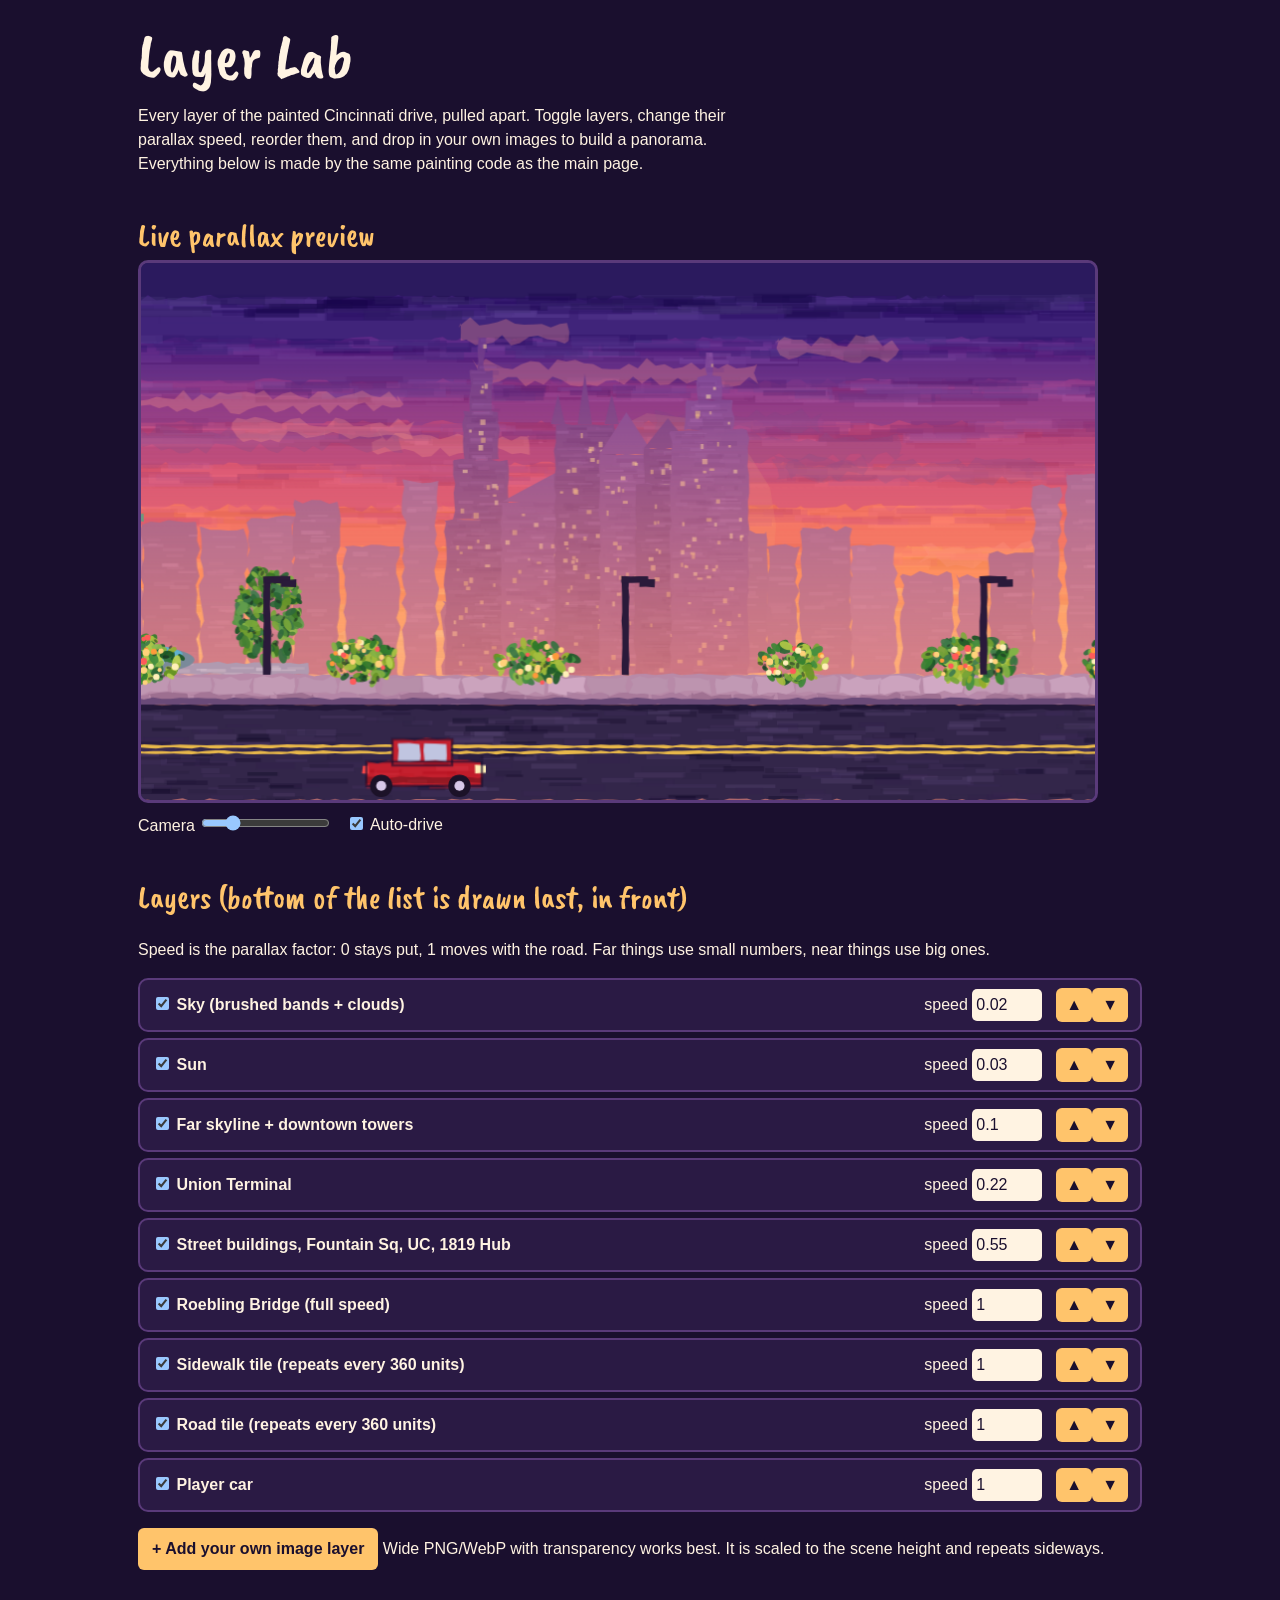
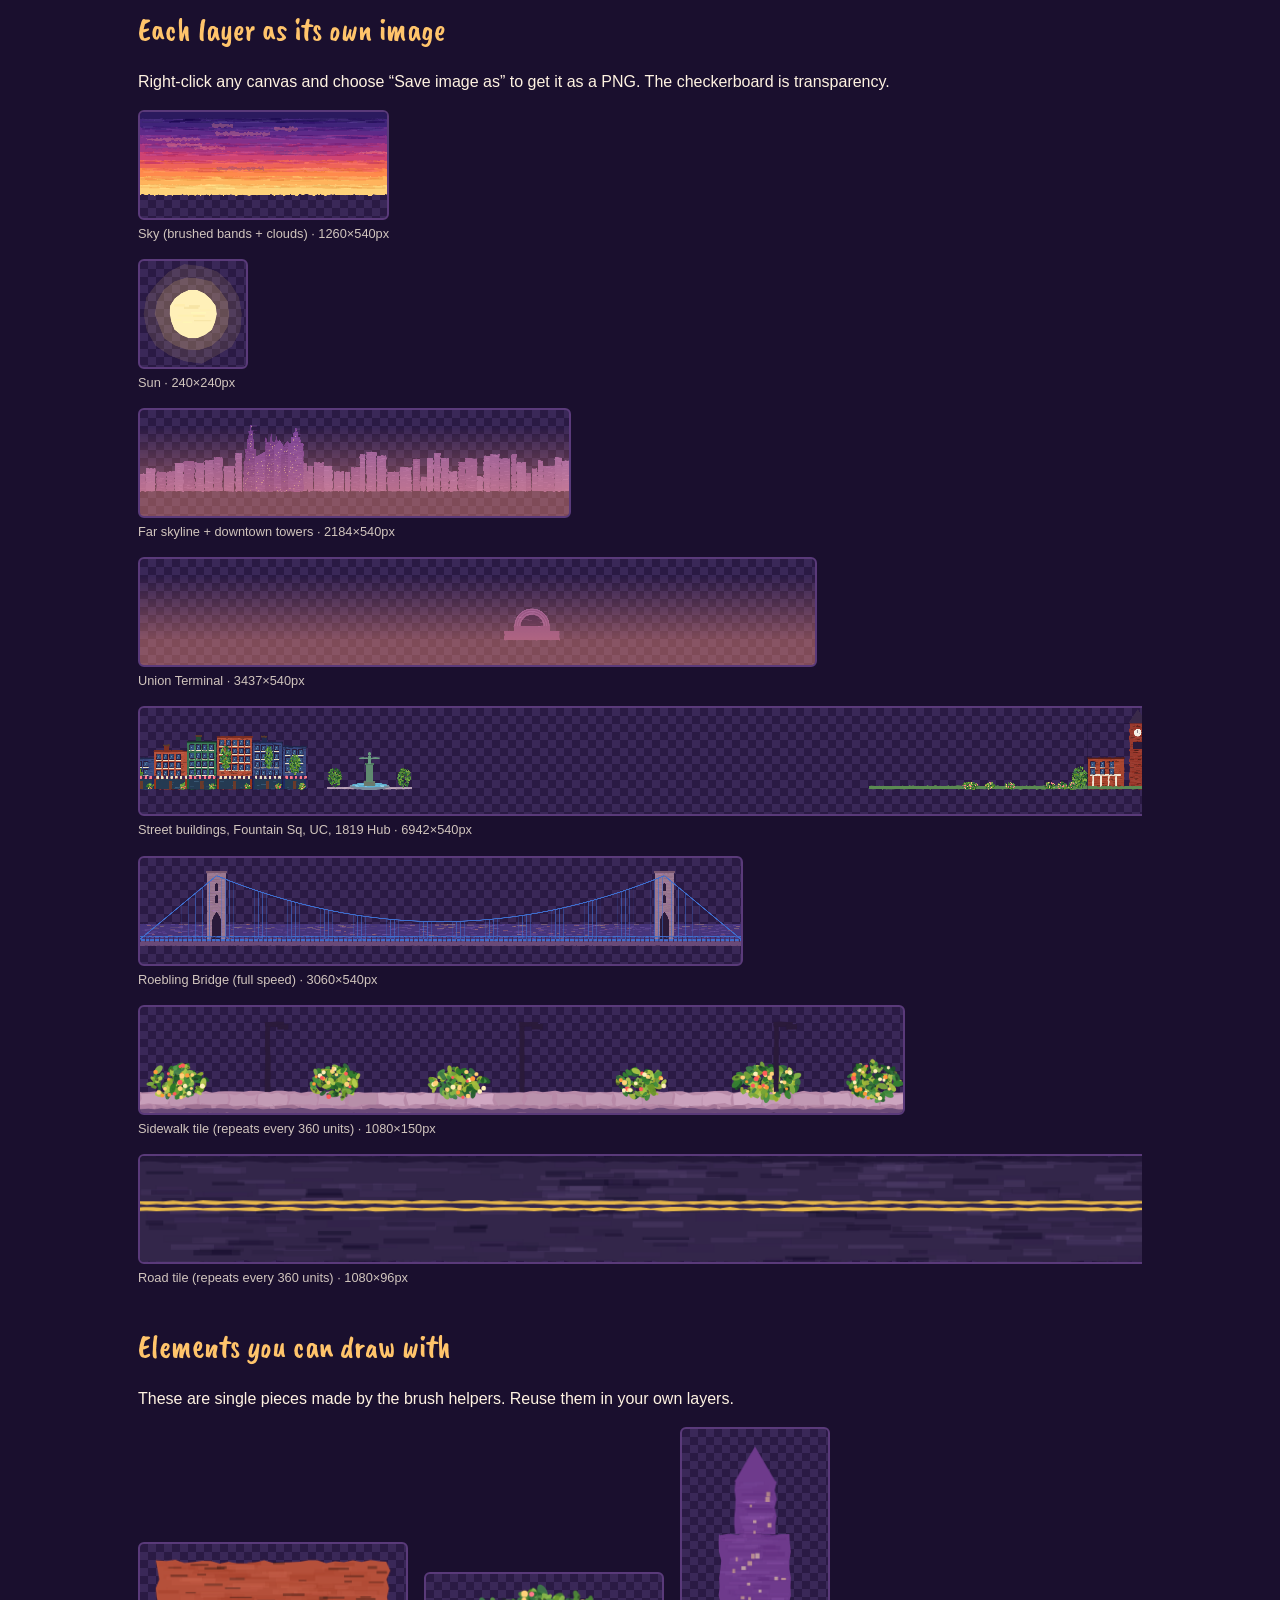
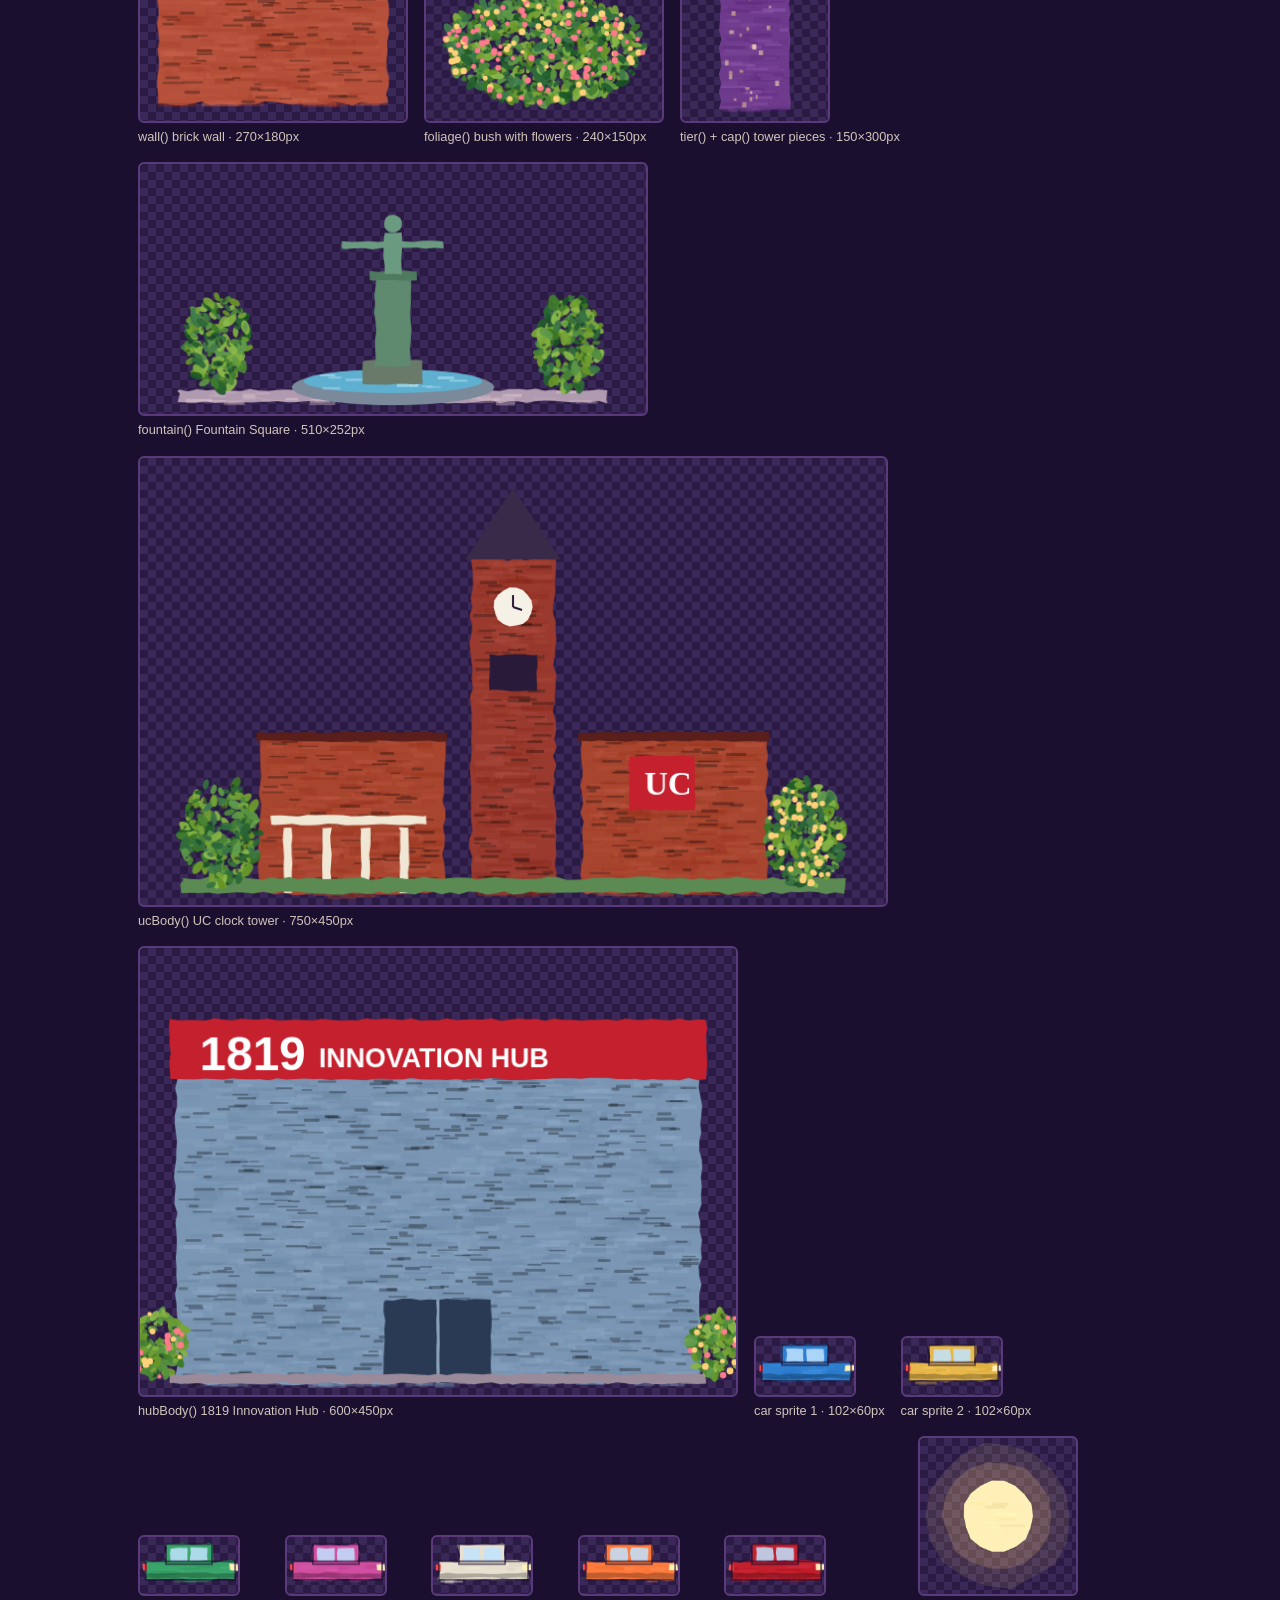
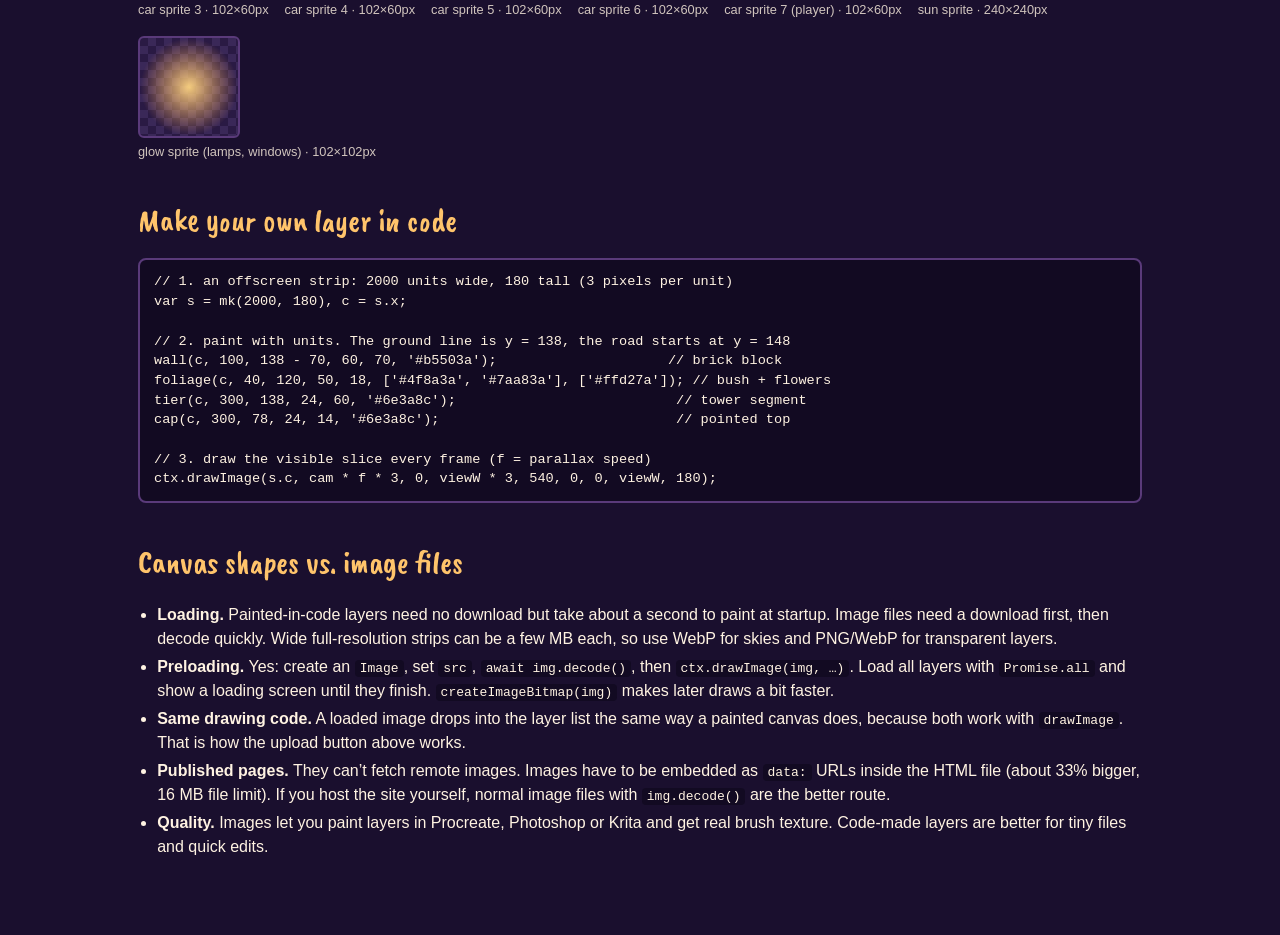
<file: RevUC – Layer Lab.html>
<!DOCTYPE html>
<html lang="en">
<head>
<meta charset="utf-8">
<meta name="viewport" content="width=device-width, initial-scale=1, viewport-fit=cover">
<title>RevUC – Layer Lab</title>
<link href="https://fonts.googleapis.com/css2?family=Caveat+Brush&display=swap" rel="stylesheet">
<style>
:root{--ink:#1a0f2e;--panel:#2a1a44;--line:#5a3a7a;--gold:#ffc46b;--paper:#fff3e2;--hot:#e0407f;
box-sizing:border-box;padding-top:env(safe-area-inset-top,0px);padding-bottom:env(safe-area-inset-bottom,0px);color-scheme:dark}
*{box-sizing:border-box}
body{margin:0;background:var(--ink);color:var(--paper);font-family:"Chivo","Helvetica Neue",Arial,sans-serif;line-height:1.5}
main{max-width:1040px;margin:0 auto;padding:24px 18px 60px}
h1,h2{font-family:"Caveat Brush","Comic Sans MS",cursive;font-weight:400;margin:0}
h1{font-size:clamp(2.4rem,7vw,4rem);line-height:1}
h2{font-size:2rem;color:var(--gold);margin-top:36px}
p.lead{max-width:70ch}
#prev{width:100%;max-width:960px;display:block;border:3px solid var(--line);border-radius:10px;background:#2b1a5e}
.bar{display:flex;gap:14px;align-items:center;flex-wrap:wrap;margin:10px 0}
.bar input[type=range]{flex:1 1 240px}
.row{display:flex;gap:14px;align-items:center;flex-wrap:wrap;background:var(--panel);border:2px solid var(--line);border-radius:10px;padding:8px 12px;margin:6px 0}
.chk{flex:1 1 260px}
.row input[type=number]{width:70px;padding:4px;background:#fff3e2;color:#1a0f2e;border:0;border-radius:5px;font:inherit}
button,.upl{background:var(--gold);color:#1a0f2e;border:0;border-radius:6px;padding:5px 10px;font:inherit;font-weight:700;cursor:pointer}
.upl{display:inline-block;padding:9px 14px}
:focus-visible{outline:3px solid var(--gold);outline-offset:2px}
.grid{display:flex;flex-wrap:wrap;gap:16px;align-items:flex-end}
#gal{display:block}
#gal figure{margin:0 0 16px;overflow-x:auto}
figure{margin:0}
figure canvas{display:block;background:repeating-conic-gradient(#3a2858 0 25%,#2a1a44 0 50%) 0 0/16px 16px;border:2px solid var(--line);border-radius:6px;max-width:none}
#gal canvas{height:110px;width:auto}
figcaption{font-size:.8rem;opacity:.8;margin-top:4px}
pre{background:#120a22;border:2px solid var(--line);border-radius:8px;padding:12px 14px;overflow-x:auto;font-size:.85rem;line-height:1.45}
ul{padding-left:1.2rem}li{margin:4px 0}
code{background:#120a22;padding:1px 5px;border-radius:4px}
</style>
</head>
<body>
<main>
<h1>Layer Lab</h1>
<p class="lead">Every layer of the painted Cincinnati drive, pulled apart. Toggle layers, change their parallax speed, reorder them, and drop in your own images to build a panorama. Everything below is made by the same painting code as the main page.</p>

<h2>Live parallax preview</h2>
<canvas id="prev" aria-label="Layer preview"></canvas>
<div class="bar"><label>Camera <input type="range" id="cam" min="0" max="1000" value="0"></label><label><input type="checkbox" id="auto" checked> Auto-drive</label></div>

<h2>Layers (bottom of the list is drawn last, in front)</h2>
<p>Speed is the parallax factor: 0 stays put, 1 moves with the road. Far things use small numbers, near things use big ones.</p>
<div id="layers"></div>
<p><label class="upl">+ Add your own image layer <input id="file" type="file" accept="image/*" multiple hidden></label> Wide PNG/WebP with transparency works best. It is scaled to the scene height and repeats sideways.</p>

<h2>Each layer as its own image</h2>
<p>Right-click any canvas and choose “Save image as” to get it as a PNG. The checkerboard is transparency.</p>
<div id="gal"></div>

<h2>Elements you can draw with</h2>
<p>These are single pieces made by the brush helpers. Reuse them in your own layers.</p>
<div class="grid" id="cat"></div>

<h2>Make your own layer in code</h2>
<pre>// 1. an offscreen strip: 2000 units wide, 180 tall (3 pixels per unit)
var s = mk(2000, 180), c = s.x;

// 2. paint with units. The ground line is y = 138, the road starts at y = 148
wall(c, 100, 138 - 70, 60, 70, '#b5503a');                     // brick block
foliage(c, 40, 120, 50, 18, ['#4f8a3a', '#7aa83a'], ['#ffd27a']); // bush + flowers
tier(c, 300, 138, 24, 60, '#6e3a8c');                           // tower segment
cap(c, 300, 78, 24, 14, '#6e3a8c');                             // pointed top

// 3. draw the visible slice every frame (f = parallax speed)
ctx.drawImage(s.c, cam * f * 3, 0, viewW * 3, 540, 0, 0, viewW, 180);</pre>

<h2>Canvas shapes vs. image files</h2>
<ul>
<li><b>Loading.</b> Painted-in-code layers need no download but take about a second to paint at startup. Image files need a download first, then decode quickly. Wide full-resolution strips can be a few MB each, so use WebP for skies and PNG/WebP for transparent layers.</li>
<li><b>Preloading.</b> Yes: create an <code>Image</code>, set <code>src</code>, <code>await img.decode()</code>, then <code>ctx.drawImage(img, …)</code>. Load all layers with <code>Promise.all</code> and show a loading screen until they finish. <code>createImageBitmap(img)</code> makes later draws a bit faster.</li>
<li><b>Same drawing code.</b> A loaded image drops into the layer list the same way a painted canvas does, because both work with <code>drawImage</code>. That is how the upload button above works.</li>
<li><b>Published pages.</b> They can’t fetch remote images. Images have to be embedded as <code>data:</code> URLs inside the HTML file (about 33% bigger, 16 MB file limit). If you host the site yourself, normal image files with <code>img.decode()</code> are the better route.</li>
<li><b>Quality.</b> Images let you paint layers in Procreate, Photoshop or Krita and get real brush texture. Code-made layers are better for tiny files and quick edits.</li>
</ul>
</main>
<script>
(function(){
/* ========== SETTINGS ==========
   Everything is drawn in "units" on a canvas that is 180 units tall (VH).
   GY = ground line under the buildings, RD = top of the road, WL = total world length. */
var VH=180,GY=138,RD=148,WL=3800,RS=3;
var cv=document.getElementById('prev'),g=cv.getContext('2d');
var W,H,VW,U,DPR,camMax,camS=0,SX,PX,BX,seed=5,FAR=[],MID=[],gaps=[],cars=[],BR={},t=0,pr=0,vel=0,S={},LM={},grain;
/* Q = scroll progress (0 to 1) at which each landmark is centered on screen */
var Q={carew:.08,fifth:.14,gat:.18,pnc:.22,scripps:.26,ws:.30,fs:.12,sch:.24,br:.34,ut:.66,uc:.80,sub:.86};
function rnd(){seed=(seed*16807)%2147483647;return seed/2147483647}
function hh(a,b){var n=Math.sin(a*12.9898+b*78.233)*43758.5453;return n-Math.floor(n)}
function mod(a,n){return((a%n)+n)%n}
function cl(v){return v<0?0:v>255?255:v|0}
function jit(col,k){var n=parseInt(col.slice(1),16),d=(rnd()-.5)*k;return'rgb('+cl((n>>16)+d)+','+cl((n>>8&255)+d)+','+cl((n&255)+d)+')'}
function dk(col,k){var n=parseInt(col.slice(1),16);return'rgb('+cl((n>>16)-k)+','+cl((n>>8&255)-k)+','+cl((n&255)-k)+')'}
function mk(w,h){var c=document.createElement('canvas');c.width=Math.ceil(w*RS);c.height=Math.ceil(h*RS);var x=c.getContext('2d');x.scale(RS,RS);return{c:c,x:x}}

/* ========== BRUSH HELPERS (the painted look) ========== */
function poly(c,x,y,w,h,col,wb,a){var J=function(){return(rnd()-.5)*2*wb},i;c.globalAlpha=a==null?1:a;c.fillStyle=col;c.beginPath();c.moveTo(x+J(),y+J());
  for(i=x;i<x+w;i+=3)c.lineTo(i,y+J());for(i=y;i<y+h;i+=3)c.lineTo(x+w+J(),i);for(i=x+w;i>x;i-=3)c.lineTo(i,y+h+J());for(i=y+h;i>y;i-=3)c.lineTo(x+J(),i);c.closePath();c.fill();c.globalAlpha=1}
function strokes(c,x,y,w,h,col,n,len,a,th){c.globalAlpha=a;for(var i=0;i<n;i++){var l=len*(.5+rnd());c.fillStyle=jit(col,50);c.fillRect(x+rnd()*Math.max(1,w-l),y+rnd()*h,l,th*(.6+rnd()))}c.globalAlpha=1}
function wall(c,x,y,w,h,col){poly(c,x,y,w,h,col,.7);strokes(c,x,y,w,h,col,w*h/10,9,.35,1.3);strokes(c,x,y,w,h,dk(col,45),w*h/38,5,.3,.7)}
function leaf(c,x,y,r,col,a){c.save();c.translate(x,y);c.rotate(rnd()*3.14);c.globalAlpha=a;c.fillStyle=col;c.beginPath();c.ellipse(0,0,r,r*.55,0,0,6.283);c.fill();c.restore();c.globalAlpha=1}
function foliage(c,x,y,w,h,cols,fl){var n=w*h/4|0,i,a,r;
  for(i=0;i<n;i++){a=rnd()*6.283;r=Math.sqrt(rnd());leaf(c,x+w/2+Math.cos(a)*r*w/2,y+h/2+Math.sin(a)*r*h/2,1.1+rnd()*1.6,jit(cols[rnd()*cols.length|0],44),.93)}
  for(i=0;i<n/6;i++){a=rnd()*6.283;r=Math.sqrt(rnd());leaf(c,x+w/2+Math.cos(a)*r*w/2,y+h/2+Math.sin(a)*r*h/2,.6+rnd()*.5,'#1c2a24',.55)}
  if(fl)for(i=0;i<n/5;i++){a=rnd()*6.283;r=Math.sqrt(rnd());c.fillStyle=fl[rnd()*fl.length|0];c.beginPath();c.arc(x+w/2+Math.cos(a)*r*w/2,y+h/2+Math.sin(a)*r*h/2,.7+rnd()*.5,0,6.283);c.fill()}}
function circ(c,cx,cy,r,col,a){c.globalAlpha=a;c.fillStyle=col;c.beginPath();for(var i=0;i<18;i++){var an=i/18*6.283,rr=r*(1+(rnd()-.5)*.07);c.lineTo(cx+Math.cos(an)*rr,cy+Math.sin(an)*rr)}c.closePath();c.fill();c.globalAlpha=1}

/* ========== BUILD: lay out the world (positions only, no drawing) ========== */
function build(){
  seed=5;camMax=WL-VW;var x=-10,L=camMax*.1+VW+60,i;FAR=[];
  // generic far skyline filler
  while(x<L){var w=9+(rnd()*12|0),h=22+(rnd()*48|0),b={x:x,w:w,h:h,win:[]};
    for(var wy=GY-h+4;wy<GY-30;wy+=5)for(var wx=2;wx<w-2;wx+=4)if(rnd()<.16)b.win.push(wx,wy,rnd()*9|0);
    FAR.push(b);x+=w+(rnd()*3|0)}
  // named downtown towers sit on the far layer (moves at 10% of the car's speed)
  ['carew','fifth','gat','pnc','scripps','ws'].forEach(function(n){LM[n]=Q[n]*camMax*.1+VW*.5});
  LM.ut=Q.ut*camMax*.22+VW*.5;                      // Union Terminal: mid-far layer (22%)
  // Roebling Bridge: a full-speed foreground strip; tower 1 reaches the car at scroll Q.br
  var t1=Q.br*camMax+VW*(.12+.5*Q.br)+22;
  BR={x0:t1-130,w:1020,t1:130,t2:890};
  // mid layer (55% speed): gaps where no regular buildings are drawn
  var cfs=Q.fs*camMax*.55+VW*.5,cut=Q.ut*camMax*.55+VW*.5;LM.fs=cfs;
  gaps=[[cfs-80,cfs+80],[.55*(BR.x0-VW)-10,.55*(BR.x0+BR.w)+VW+10],[cut-VW*.58,cut+VW*.58]];   // fountain, bridge, terminal
  var specs=[{c:Q.uc*camMax*.55+VW*.5,w:170,sp:'uc'},{c:camMax*.55+VW*.74,w:176,sp:'hub'}],si=0;
  var pal=[['#b5503a','#7e2f22'],['#e08a3a','#a85a1f'],['#7a3a78','#4d2049'],['#3a7a58','#214d35'],['#3a4a80','#212a4f'],['#c8643a','#823a20'],['#d9b45a','#a8822f']];
  MID=[];x=-20;L=camMax*.55+VW+80;
  while(x<L){gaps.forEach(function(gp){if(x>gp[0]-30&&x<gp[1])x=gp[1]});
    if(si<2&&x>=specs[si].c-specs[si].w/2-20){          // UC campus + 1819 Innovation Hub
      var s=specs[si++],hub=s.sp==='hub',m={x:Math.max(x,s.c-s.w/2),w:s.w,h:hub?108:112,sp:s.sp,c:hub?'#7a96b4':'#9a3a2e',d:hub?'#4a6684':'#5a1f1a',aw:'#fff',bar:false,lit:hub,vine:false,tank:false,ww:hub?26:6,wh:hub?14:8,lr:hub?[s.w/2-17,26,34,26]:null,win:[]};
      if(hub){for(var ry=18;ry<=62;ry+=22)for(var rx=12;rx<150;rx+=40){var q=rnd();m.win.push(rx,ry,q<.5?1:(q<.7?2:0),rnd()*9|0)}}
      else{[6,22,38,112,152].forEach(function(dx){[66,78].forEach(function(dy){var q=rnd();m.win.push(dx,dy,q<.5?1:(q<.7?2:0),rnd()*9|0)})})}
      MID.push(m);x=m.x+m.w+4;continue}
    var w2=38+(rnd()*28|0),h2=46+(rnd()*44|0),c=pal[rnd()*7|0],m2={x:x,w:w2,h:h2,c:c[0],d:c[1],aw:rnd()>.5?'#f0e2c4':'#ff7a8a',bar:rnd()<.12,lit:rnd()<.6,vine:rnd()<.55,tank:rnd()<.25,ww:6,wh:8,lr:[3,17,w2-6,17],win:[]};
    for(var wy2=6;wy2<h2-30;wy2+=14)for(var wx2=5;wx2<w2-8;wx2+=11){var r=rnd();m2.win.push(wx2,wy2,r<.45?1:(r<.62?2:0),rnd()*9|0)}
    MID.push(m2);x+=w2+(rnd()*2|0)}
  cars=[];for(i=0;i<7;i++)cars.push({x0:rnd()*400,v:16+rnd()*22,k:i%6,y:i%2?157:161});
  // world x of the three big signs (sponsors hangs over the middle of the bridge)
  SX=Q.sch*camMax+VW*(.12+.5*Q.sch)+30;PX=BR.x0+510;BX=Q.sub*camMax+VW*(.12+.5*Q.sub)+30}

/* ========== PAINT: pre-render every layer once into offscreen canvases ========== */
var SKY=['#2b1a5e','#40247a','#5e2a88','#82308a','#a8367f','#cf4373','#ee6358','#ff8a4c','#ffb35c','#ffd27a'];
function tier(c,cx,y,w,h,col,plain){poly(c,cx-w/2,y-h,w,h,col,.5);strokes(c,cx-w/2,y-h,w,h,col,w*h/9,8,.3,1);strokes(c,cx-w/2,y-h,w,h,'#9a62b8',w*h/50,6,.25,.8);if(!plain)strokes(c,cx-w/2+1,y-h+2,w-2,h-3,'#ffd9a0',w*h/45,1.2,.55,1.2)}
function cap(c,cx,y,w,h,col){c.fillStyle=col;c.beginPath();c.moveTo(cx-w/2,y);c.lineTo(cx,y-h);c.lineTo(cx+w/2,y);c.fill()}
function fountain(c,cx){   // Fountain Square: Tyler Davidson fountain ("Genius of Water")
  poly(c,cx-72,GY-4,144,4,'#b09ab0',.5);strokes(c,cx-72,GY-4,144,4,'#d8c0cc',40,6,.4,.8);
  c.fillStyle='#7a8a9a';c.beginPath();c.ellipse(cx,GY-5,34,6,0,0,6.283);c.fill();
  c.fillStyle='#5fb0d0';c.beginPath();c.ellipse(cx,GY-7,30,4,0,0,6.283);c.fill();strokes(c,cx-26,GY-10,52,5,'#bfe8ff',14,5,.5,.8);
  poly(c,cx-10,GY-14,20,8,'#6a7a6a',.3);poly(c,cx-6,GY-42,12,30,'#5f8a70',.4);poly(c,cx-8,GY-44,16,3,'#4f7a60',.3);
  poly(c,cx-3,GY-57,6,14,'#6a9a80',.3);circ(c,cx,GY-60,3,'#6a9a80',1);poly(c,cx-17,GY-54,34,2.4,'#6a9a80',.3);
  foliage(c,cx-70,GY-36,22,32,['#4f8a3a','#7aa83a','#2f6a3a'],null);foliage(c,cx+48,GY-36,22,32,['#4f8a3a','#7aa83a','#2f6a3a'],null)}
function ucBody(c,b){var cx=b.x+b.w/2,i;   // UC campus: brick wings + clock tower
  wall(c,b.x,GY-52,62,52,'#a8452f');wall(c,b.x+b.w-62,GY-52,62,52,'#a8452f');wall(c,cx-14,GY-112,28,112,'#9a3a2e');
  poly(c,b.x-1,GY-54,64,3,b.d,.3);poly(c,b.x+b.w-63,GY-54,64,3,b.d,.3);
  for(i=0;i<4;i++)poly(c,b.x+8+i*13,GY-22,3,22,'#f0e6d4',.3);poly(c,b.x+4,GY-26,52,3,'#f0e6d4',.3);
  poly(c,cx-8,GY-80,16,12,'#2a1a3a',.3);circ(c,cx,GY-96,6.5,'#f6f1e7',1);
  c.strokeStyle='#2a1a3a';c.lineWidth=.7;c.beginPath();c.moveTo(cx,GY-96);c.lineTo(cx,GY-100);c.moveTo(cx,GY-96);c.lineTo(cx+3,GY-95);c.stroke();
  c.fillStyle='#3a2a4a';c.beginPath();c.moveTo(cx-16,GY-112);c.lineTo(cx,GY-136);c.lineTo(cx+16,GY-112);c.fill();
  poly(c,b.x+b.w-46,GY-46,22,18,'#c4202e',.3);c.fillStyle='#fff';c.font='bold 11px Georgia,serif';c.fillText('UC',b.x+b.w-41,GY-33);
  poly(c,b.x-26,GY-5,b.w+52,5,'#5b8a52',.6);
  foliage(c,b.x-26,GY-38,26,36,['#4f8a3a','#7aa83a','#2f6a3a'],null);foliage(c,b.x+b.w,GY-38,26,36,['#4f8a3a','#7aa83a','#2f6a3a'],['#ffd27a'])}
function hubBody(c,b){   // 1819 Innovation Hub: glass-and-steel box with a red top band
  wall(c,b.x,GY-108,b.w,108,b.c);poly(c,b.x-2,GY-122,b.w+4,20,'#c4202e',.4);
  c.fillStyle='#fff';c.font='bold 16px Arial,sans-serif';c.fillText('1819',b.x+8,GY-105);c.font='bold 9px Arial,sans-serif';c.fillText('INNOVATION HUB',b.x+48,GY-106);
  poly(c,b.x+b.w/2-18,GY-28,36,28,'#2a3a54',.4);poly(c,b.x+b.w/2-.5,GY-28,1,28,'#8aa0b8',.1);
  poly(c,b.x-2,GY-3,b.w+4,3,'#9a8a9a',.4);
  foliage(c,b.x-16,GY-24,20,22,['#4f8a3a','#7aa83a'],['#ff7a8a','#ffd27a']);foliage(c,b.x+b.w-4,GY-24,20,22,['#4f8a3a','#7aa83a'],['#ff7a8a','#ffd27a'])}

function paint(){
  seed=77;var i,j,k,c,s;
  // sky: banded gradient with horizontal brush streaks and clouds
  s=mk(VW+100,VH);c=s.x;S.sky=s.c;
  for(i=0;i<10;i++)poly(c,-4,i*14-2,VW+108,17,SKY[i],1.4);
  for(i=0;i<9;i++){strokes(c,0,(i+1)*14-3,VW+100,6,SKY[i+1],(VW+100)/3,28,.55,2.2);strokes(c,0,(i+1)*14-4,VW+100,6,SKY[i],(VW+100)/5,24,.4,2)}
  for(i=0;i<14;i++)poly(c,rnd()*(VW+60),18+rnd()*80,30+rnd()*70,3+rnd()*4,rnd()>.5?'#ff9a8a':'#6a3a8a',2,.3);
  // sun and soft glow sprites
  s=mk(80,80);c=s.x;S.sun=s.c;circ(c,40,40,37,'#ffd27a',.12);circ(c,40,40,28,'#ffd27a',.18);circ(c,40,40,18,'#fff0b8',1);strokes(c,24,28,32,24,'#ffe9a0',10,10,.4,1.2);
  s=mk(34,34);c=s.x;S.glow=s.c;var gr=c.createRadialGradient(17,17,0,17,17,17);gr.addColorStop(0,'rgba(255,214,130,.95)');gr.addColorStop(1,'rgba(255,170,90,0)');c.fillStyle=gr;c.fillRect(0,0,34,34);
  // far layer: filler skyline + the named downtown towers
  s=mk(camMax*.1+VW+60,VH);c=s.x;S.far=s.c;var TC='#6e3a8c';
  FAR.forEach(function(b){poly(c,b.x,GY-b.h,b.w,b.h,jit('#8f5aa0',24),.9);strokes(c,b.x,GY-b.h,b.w,b.h,'#b57ac0',b.w*b.h/30,6,.22,1)});
  tier(c,LM.carew,GY,24,52,TC);tier(c,LM.carew,GY-52,18,20,TC);tier(c,LM.carew,GY-72,12,16,TC);tier(c,LM.carew,GY-88,7,14,TC);tier(c,LM.carew,GY-102,2.4,11,TC);   // Carew Tower (stepped)
  tier(c,LM.fifth,GY,28,58,'#7a449a');c.fillStyle='#7a449a';c.beginPath();c.moveTo(LM.fifth-14,GY-58);c.lineTo(LM.fifth+14,GY-58);c.lineTo(LM.fifth+14,GY-73);c.fill();   // Fifth Third Center (slanted top)
  tier(c,LM.gat,GY,20,84,TC);   // Great American Tower + tiara crown
  [[-9,10],[0,17],[9,10]].forEach(function(sp){c.fillStyle=TC;c.beginPath();c.moveTo(LM.gat+sp[0]-2.4,GY-84);c.lineTo(LM.gat+sp[0],GY-84-sp[1]);c.lineTo(LM.gat+sp[0]+2.4,GY-84);c.fill()});
  tier(c,LM.pnc,GY,18,74,'#7a449a');cap(c,LM.pnc,GY-74,18,14,'#7a449a');   // PNC Tower (pyramid cap)
  tier(c,LM.scripps,GY,22,64,TC);tier(c,LM.scripps,GY-64,16,12,TC);cap(c,LM.scripps,GY-76,16,10,TC);   // Scripps Center
  tier(c,LM.ws,GY,26,82,'#7a449a');tier(c,LM.ws,GY-82,16,10,'#7a449a');tier(c,LM.ws,GY-92,8,8,'#7a449a');tier(c,LM.ws,GY-100,2,8,'#7a449a');   // Western & Southern
  var hz=c.createLinearGradient(0,GY-110,0,GY);hz.addColorStop(0,'rgba(255,150,120,0)');hz.addColorStop(1,'rgba(255,150,120,.4)');c.fillStyle=hz;c.fillRect(0,0,camMax*.1+VW+60,VH);
  // Union Terminal (half dome) on the mid-far layer
  s=mk(camMax*.22+VW+60,VH);c=s.x;S.b=s.c;
  var ux=LM.ut;poly(c,ux-47,GY-16,94,16,'#7a4488',.5);poly(c,ux-31,GY-24,62,9,'#7a4488',.4);
  for(i=30;i>=20;i-=2){c.fillStyle=i%4?'#8a5498':'#7a4488';c.beginPath();c.arc(ux,GY-24,i,Math.PI,0);c.closePath();c.fill()}
  c.fillStyle='#2a1548';c.beginPath();c.arc(ux,GY-24,19,Math.PI,0);c.closePath();c.fill();strokes(c,ux-30,GY-50,60,26,'#a870b8',30,8,.25,.9);
  c.fillStyle=hz;c.fillRect(0,0,camMax*.22+VW+60,VH);
  // mid layer: street buildings, Fountain Square, campus lawn, UC, 1819 Hub
  s=mk(camMax*.55+VW+80,VH);c=s.x;S.mid=s.c;
  fountain(c,LM.fs);
  poly(c,gaps[2][0],GY-6,gaps[2][1]-gaps[2][0],6,'#5b8a52',.7);for(i=0;i<8;i++)foliage(c,gaps[2][0]+rnd()*(gaps[2][1]-gaps[2][0]-16),GY-12,16,12,['#4f8a3a','#7aa83a','#2f6a3a'],['#ff7a8a','#ffd27a']);
  MID.forEach(function(b){var top=GY-b.h;
    if(b.sp==='uc')ucBody(c,b);else if(b.sp==='hub')hubBody(c,b);
    else{wall(c,b.x,top,b.w,b.h,b.c);poly(c,b.x-1,top-1,b.w+2,3,b.d,.4);
      if(b.tank){poly(c,b.x+b.w*.3,top-9,9,9,b.d,.5);poly(c,b.x+b.w*.3-1,top-11,11,3,'#5a3a2a',.4)}}
    for(k=0;k<b.win.length;k+=4){var wx=b.x+b.win[k],wy=top+b.win[k+1];   // painted window + highlight
      poly(c,wx-1.2,wy-1.2,b.ww+2.4,b.wh+2.4,'#2a1a3a',.35);poly(c,wx,wy,b.ww,b.wh,'#34527e',.25);
      c.globalAlpha=.5;c.strokeStyle='#cfe8ff';c.lineWidth=.7;c.beginPath();c.moveTo(wx+1,wy+b.wh-1);c.lineTo(wx+b.ww*.65,wy+1);c.stroke();c.globalAlpha=1;poly(c,wx-1.5,wy+b.wh+1,b.ww+3,1.5,'#f0e2c4',.3)}
    if(!b.sp){   // vines + shopfront (awning, glass, door, planter)
      if(b.vine)foliage(c,b.x+rnd()*(b.w-14),top+6+rnd()*10,12+rnd()*8,b.h*.45,['#4f8a3a','#7aa83a','#2f6a3a'],null);
      poly(c,b.x,GY-23,b.w,23,dk(b.c,30),.5);
      for(j=0;j<b.w;j+=4)poly(c,b.x+j,GY-23,4,5,(j/4|0)%2?b.aw:'#3a2250',.35);
      poly(c,b.x+3,GY-17,b.w-6,17,'#243a52',.4);strokes(c,b.x+3,GY-17,b.w-6,17,'#5a8ab0',6,6,.3,1);
      poly(c,b.x+b.w/2-3,GY-14,6,14,'#6a3a2a',.3);
      foliage(c,b.x+b.w-12,GY-10,10,10,['#3f8a3a','#7aa83a'],['#ff5a5a','#ffd27a'])}
    c.strokeStyle='rgba(26,15,46,.55)';c.lineWidth=.7;c.strokeRect(b.x,top,b.w,b.h)});
  // Roebling Bridge: stone towers, blue suspension cables, railing and river (full-speed strip)
  s=mk(BR.w,VH);c=s.x;S.br=s.c;var cy,u,xx;
  poly(c,0,112,BR.w,36,'#46347a',.8);strokes(c,0,112,BR.w,36,'#7a5ab0',BR.w*.9,8,.3,1);strokes(c,0,112,BR.w,36,'#ff9a6a',BR.w*.2,6,.3,.9);strokes(c,0,112,BR.w,8,'#ffd27a',BR.w*.1,10,.25,.8);
  [BR.t1,BR.t2].forEach(function(tx){tier(c,tx,148,32,124,'#9a7890',true);
    c.fillStyle='#2a1a3a';c.beginPath();c.moveTo(tx-8,148);c.lineTo(tx-8,112);c.quadraticCurveTo(tx-8,100,tx,92);c.quadraticCurveTo(tx+8,100,tx+8,112);c.lineTo(tx+8,148);c.fill();
    [66,46].forEach(function(ay){c.beginPath();c.moveTo(tx-3,ay+10);c.lineTo(tx-3,ay+3);c.quadraticCurveTo(tx-3,ay-2,tx,ay-4);c.quadraticCurveTo(tx+3,ay-2,tx+3,ay+3);c.lineTo(tx+3,ay+10);c.fill()});
    poly(c,tx-18,22,36,4,'#7a5870',.3)});
  poly(c,0,138,BR.w,3,'#3f6fd0',.3);poly(c,0,141,BR.w,8,'#6a4a78',.5);poly(c,0,133,BR.w,1.8,'#3f6fd0',.3);
  for(xx=0;xx<BR.w;xx+=8)poly(c,xx,134,1.6,8,'#3b2a5c',.2);
  c.strokeStyle='#3f6fd0';c.lineWidth=1.8;c.beginPath();c.moveTo(0,138);c.lineTo(BR.t1,30);c.moveTo(BR.t2,30);c.lineTo(BR.w,138);c.stroke();
  c.beginPath();c.moveTo(BR.t1,30);c.quadraticCurveTo((BR.t1+BR.t2)/2,186,BR.t2,30);c.stroke();   // main cable, sags to y=108
  c.strokeStyle='rgba(63,111,208,.85)';c.lineWidth=.5;
  for(xx=BR.t1+8;xx<BR.t2;xx+=7){u=(xx-BR.t1)/(BR.t2-BR.t1);cy=30*(1-u)*(1-u)+372*u*(1-u)+30*u*u;c.beginPath();c.moveTo(xx,cy);c.lineTo(xx,138);c.stroke()}
  for(xx=10;xx<BR.t1-6;xx+=12){cy=138-108*xx/BR.t1;c.beginPath();c.moveTo(xx,cy);c.lineTo(xx,138);c.stroke();c.beginPath();c.moveTo(BR.w-xx,cy);c.lineTo(BR.w-xx,138);c.stroke()}
  // sidewalk tile (lamps + planters) and road tile, both repeat every 360 units
  s=mk(360,RD-(GY-40));c=s.x;S.walk=s.c;
  poly(c,-2,40,364,10,'#b88aa8',.5);
  for(i=-14;i<364;i+=14){poly(c,i,41,13,5.2,jit('#c8a2bc',34),.9,.8);poly(c,i+7,46.5,13,3.4,jit('#a87a9c',34),.9,.8)}
  poly(c,-2,48,364,2.2,'#6a4a78',.4);
  [18,92,150,236,296,346].forEach(function(px){var w=22+rnd()*8,h=12+rnd()*6;foliage(c,px-w/2,40-h*.8,w,h,['#3f8a3a','#7aa83a','#2f6a3a','#a8c040'],['#ffd27a','#ff5a5a','#ff9a3a','#fff0b8'])});
  [60,180,300].forEach(function(lx){poly(c,lx-1,8,2.4,32,'#2a1a3a',.2);poly(c,lx-1,7,9,2.2,'#2a1a3a',.2);poly(c,lx+5,8,5,2.6,'#2a1a3a',.2)});
  s=mk(360,VH-RD);c=s.x;S.road=s.c;
  poly(c,-2,0,364,32,'#33264a',.6);strokes(c,0,0,360,32,'#4a3866',200,12,.28,1.4);strokes(c,0,0,360,32,'#1a1030',160,10,.3,1.2);
  poly(c,-2,13.6,364,.9,'#e8b84a',.25);poly(c,-2,15.6,364,.9,'#e8b84a',.25);poly(c,-2,0,364,1.8,'#1a1030',.3,.6);
  // car sprites (6 traffic colors + the red player car)
  S.car=['#2f7fd0','#e8b84a','#3aa56a','#d04fa0','#e8e0d0','#ff7a3d','#c4202e'].map(function(col){
    var cs=mk(34,20),q=cs.x;poly(q,2,8.5,31,6.5,col,.5);poly(q,9,2.5,16,7,col,.5);
    poly(q,10.5,3.8,6,4.6,'#bfe3ff',.3,.85);poly(q,17.5,3.8,6,4.6,'#bfe3ff',.3,.85);
    strokes(q,2,8.5,31,6.5,col,16,6,.4,1);poly(q,2,12.7,31,1.6,'#000',.3,.25);
    poly(q,31,9.5,3,2.2,'#fff0b8',.3);poly(q,1,9.5,1.6,2.2,'#ff4a4a',.2);
    q.strokeStyle='rgba(26,15,46,.65)';q.lineWidth=.6;q.strokeRect(2,8.5,31,6.5);q.strokeRect(9,2.5,16,7);return cs.c});
  // paper grain overlay
  var gc=document.createElement('canvas');gc.width=gc.height=180;var gx=gc.getContext('2d');
  for(i=0;i<2600;i++){gx.globalAlpha=.25+rnd()*.35;gx.fillStyle=rnd()>.5?'#fff3e2':'#2a1a3a';var z=1+rnd()*1.6;gx.fillRect(rnd()*180,rnd()*180,z,z)}
  grain=g.createPattern(gc,'repeat')}


/* ========== LAYER LAB (everything above is the same painting code as the main page) ========== */
var $=function(i){return document.getElementById(i)};
VW=320;U=1;cv.width=960;cv.height=540;g.setTransform(3,0,0,3,0,0);   // preview: 320x180 units shown at 3x
build();paint();
var cam=0,slider=$('cam');
/* A layer = an image + a parallax factor f (how much of the camera's movement it follows).
   f=0 never moves, f=1 moves with the road. kind tells the preview how to slice/repeat it. */
var LAY=[
 {name:'Sky (brushed bands + clouds)',img:S.sky,f:.02,kind:'sky',on:1,core:1},
 {name:'Sun',img:S.sun,f:.03,kind:'sun',on:1,core:1},
 {name:'Far skyline + downtown towers',img:S.far,f:.1,kind:'strip',on:1,core:1},
 {name:'Union Terminal',img:S.b,f:.22,kind:'strip',on:1,core:1},
 {name:'Street buildings, Fountain Sq, UC, 1819 Hub',img:S.mid,f:.55,kind:'strip',on:1,core:1},
 {name:'Roebling Bridge (full speed)',img:S.br,f:1,kind:'world',x:BR.x0,on:1,core:1},
 {name:'Sidewalk tile (repeats every 360 units)',img:S.walk,f:1,kind:'tile',y:GY-40,on:1,core:1},
 {name:'Road tile (repeats every 360 units)',img:S.road,f:1,kind:'tile',y:RD,on:1,core:1},
 {name:'Player car',img:S.car[6],f:1,kind:'car',on:1,core:1}
];
function drawLayer(L){var im=L.img,x,w,h;
  if(L.kind==='sky')g.drawImage(im,-cam*L.f,0,VW+100,VH);
  else if(L.kind==='sun')g.drawImage(im,VW*.62-cam*L.f-40,48,80,80);
  else if(L.kind==='strip'){w=im.width/RS-VW;g.drawImage(im,mod(cam*L.f,Math.max(1,w))*RS,0,VW*RS,VH*RS,0,0,VW,VH)}
  else if(L.kind==='world')g.drawImage(im,L.x-cam*L.f,0,im.width/RS,VH);
  else if(L.kind==='tile'){h=im.height/RS;for(x=-mod(cam*L.f,360);x<VW;x+=360)g.drawImage(im,x-.3,L.y,360.6,h)}
  else if(L.kind==='car'){var px=VW*.12+cam/camMax*VW*.5+22;g.drawImage(im,px-21.25,179-22.5,42.5,25);
    [-11,10].forEach(function(o){g.fillStyle='#1c1228';g.beginPath();g.arc(px+o*1.25,179-3.75,3.75,0,6.283);g.fill();g.fillStyle='#d8c8e8';g.beginPath();g.arc(px+o*1.25,179-3.75,1.7,0,6.283);g.fill()})}
  else{h=VH*L.sc;w=Math.max(1,im.width*h/im.height);for(x=-mod(cam*L.f,w);x<VW;x+=w)g.drawImage(im,x,L.y,w,h)}}
function loop(){
  if($('auto').checked)slider.value=(+slider.value+1.5)%1001;
  cam=slider.value/1000*camMax;g.clearRect(0,0,VW,VH);g.fillStyle='#2b1a5e';g.fillRect(0,0,VW,VH);
  LAY.forEach(function(L){if(L.on)drawLayer(L)});
  requestAnimationFrame(loop)}
/* layer list UI */
function render(){var box=$('layers');box.innerHTML='';
  LAY.forEach(function(L,i){var r=document.createElement('div');r.className='row';
    r.innerHTML='<label class="chk"><input type="checkbox" data-a="on" data-i="'+i+'"'+(L.on?' checked':'')+'> <b>'+L.name+'</b></label>'+
     '<span>speed <input type="number" step=".01" min="0" max="2" value="'+L.f+'" data-a="f" data-i="'+i+'"></span>'+
     (L.core?'':'<span>y <input type="number" step="1" value="'+L.y+'" data-a="y" data-i="'+i+'"></span><span>size <input type="number" step=".1" min=".1" value="'+L.sc+'" data-a="sc" data-i="'+i+'"></span>')+
     '<span class="btns"><button data-a="up" data-i="'+i+'" title="draw later (in front)">▲</button><button data-a="dn" data-i="'+i+'" title="draw earlier (behind)">▼</button>'+(L.core?'':'<button data-a="del" data-i="'+i+'">✕</button>')+'</span>';
    box.appendChild(r)})}
$('layers').addEventListener('input',function(e){var d=e.target.dataset,L=LAY[d.i];if(!d.a)return;
  if(d.a==='on')L.on=e.target.checked;else if(d.a==='f'||d.a==='y'||d.a==='sc')L[d.a]=parseFloat(e.target.value)||0});
$('layers').addEventListener('click',function(e){var d=e.target.dataset,i=+d.i;if(!d.a||d.a==='on'||d.a==='f'||d.a==='y'||d.a==='sc')return;
  if(d.a==='up'&&i<LAY.length-1){var a=LAY[i];LAY[i]=LAY[i+1];LAY[i+1]=a}
  if(d.a==='dn'&&i>0){var b=LAY[i];LAY[i]=LAY[i-1];LAY[i-1]=b}
  if(d.a==='del')LAY.splice(i,1);render()});
/* add your own image: read as a data: URL (the only image source a published page may use), decode, add as a layer */
$('file').addEventListener('change',function(e){Array.prototype.forEach.call(e.target.files,function(f){var rd=new FileReader();
  rd.onload=function(){var im=new Image();im.src=rd.result;im.decode().then(function(){
    LAY.push({name:f.name,img:im,f:.3,kind:'custom',on:1,y:0,sc:1});render()})};rd.readAsDataURL(f)});e.target.value=''});
render();requestAnimationFrame(loop);
/* gallery: every pre-rendered layer as its own canvas (right-click -> Save image as to get a PNG) */
function show(host,src,label,cssW){var c=document.createElement('canvas');c.width=src.width;c.height=src.height;c.getContext('2d').drawImage(src,0,0);
  var f=document.createElement('figure');if(cssW)c.style.width=cssW+'px';f.appendChild(c);
  var cp=document.createElement('figcaption');cp.textContent=label+' · '+src.width+'×'+src.height+'px';f.appendChild(cp);host.appendChild(f)}
LAY.slice(0,8).forEach(function(L){show($('gal'),L.img,L.name,null)});
/* element catalog: single pieces made with the brush helpers, at 3x */
seed=77;
[['wall()  brick wall',90,60,function(c){wall(c,6,6,78,48,'#b5503a')}],
 ['foliage()  bush with flowers',80,50,function(c){foliage(c,6,6,68,38,['#4f8a3a','#7aa83a','#2f6a3a'],['#ffd27a','#ff7a8a'])}],
 ['tier() + cap()  tower pieces',50,100,function(c){tier(c,25,96,24,60,'#6e3a8c');tier(c,25,36,14,18,'#6e3a8c');cap(c,25,18,14,12,'#6e3a8c')}],
 ['fountain()  Fountain Square',170,84,function(c){c.translate(0,-(GY-80));fountain(c,85)}],
 ['ucBody()  UC clock tower',250,150,function(c){c.translate(0,-(GY-146));ucBody(c,{x:40,w:170,d:'#5a1f1a'})}],
 ['hubBody()  1819 Innovation Hub',200,150,function(c){c.translate(0,-(GY-146));hubBody(c,{x:12,w:176,c:'#7a96b4'})}]
].forEach(function(it){var s=mk(it[1],it[2]);it[3](s.x);show($('cat'),s.c,it[0],it[1]*3)});
S.car.forEach(function(cc,i){show($('cat'),cc,'car sprite '+(i+1)+(i===6?' (player)':''),102)});
show($('cat'),S.sun,'sun sprite',160);show($('cat'),S.glow,'glow sprite (lamps, windows)',102);
})();
</script>
</body>
</html>
</file>
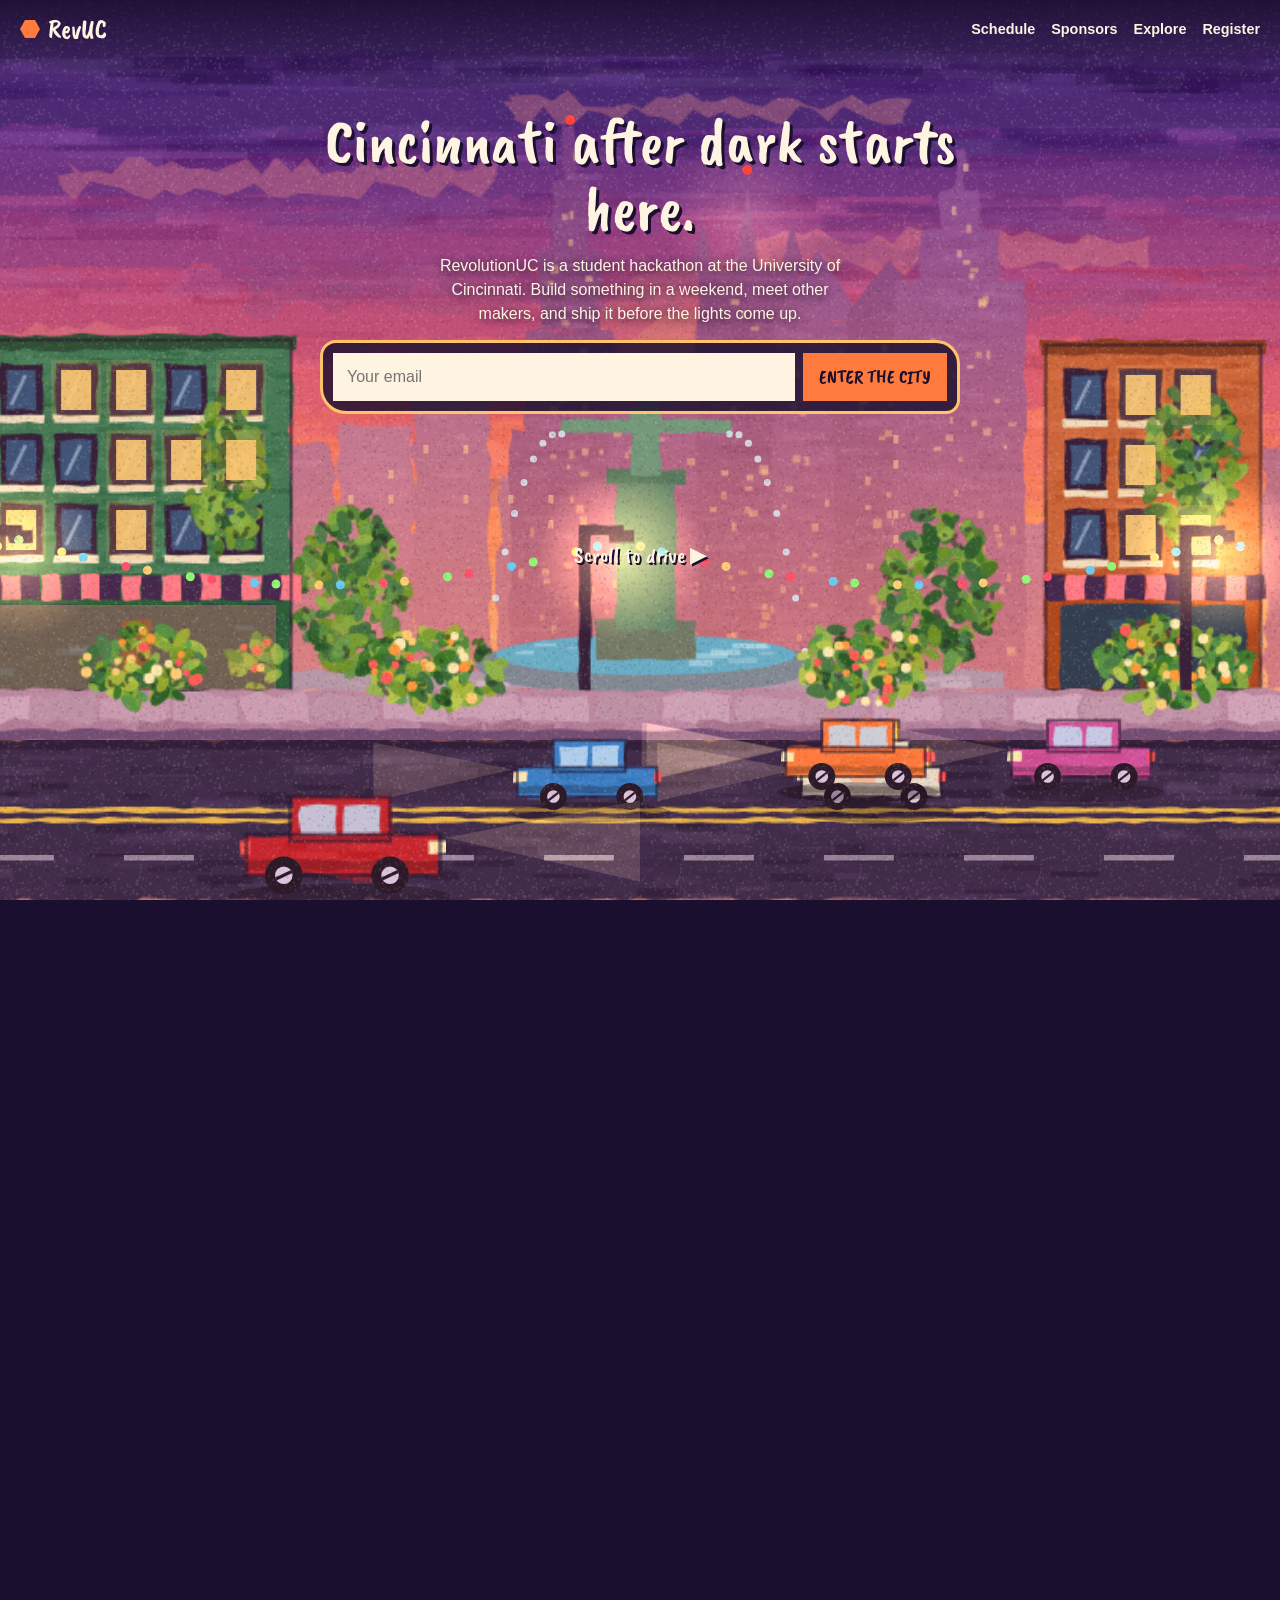
<file: RevUC – WithBridgeAndInnovationHub.html>
<!DOCTYPE html>
<html lang="en">
<head>
<meta charset="utf-8">
<meta name="viewport" content="width=device-width, initial-scale=1, viewport-fit=cover">
<title>RevUC – Cincinnati Painted Drive</title>
<link href="https://fonts.googleapis.com/css2?family=Caveat+Brush&display=swap" rel="stylesheet">
<style>
:root{--ink:#1a0f2e;--orange:#ff7a3d;--gold:#ffc46b;--paper:#fff3e2;--magenta:#c2307a;--glass:rgba(26,15,46,.82);
--px:"Caveat Brush","Comic Sans MS",cursive;
box-sizing:border-box;padding-top:env(safe-area-inset-top,0px);padding-bottom:env(safe-area-inset-bottom,0px);color-scheme:dark}
html{scroll-padding-top:env(safe-area-inset-top,0px)}
*{box-sizing:border-box}
body{margin:0;background:var(--ink);color:var(--paper);font-family:"Chivo","Helvetica Neue",Arial,sans-serif;overflow-x:hidden}
#track{height:650vh}
#stage{position:sticky;top:0;height:100vh;overflow:hidden;background:linear-gradient(#2b1a5e 0%,#5e2a88 28%,#a8367f 46%,#ee6358 62%,#ffb35c 74%,#2a1a44 75%)}   /* sunset fallback, always visible */
#loading{position:absolute;left:50%;bottom:12vh;transform:translateX(-50%);z-index:9;font-family:var(--px);font-size:1.4rem;text-shadow:2px 2px 0 #1a0f2e;text-align:center;max-width:90vw}
#cv{position:absolute;inset:0;width:100%;height:100%}
header{position:fixed;top:0;left:0;right:0;z-index:20;display:flex;justify-content:space-between;align-items:center;padding:calc(12px + env(safe-area-inset-top,0px)) 20px 12px;background:linear-gradient(rgba(26,15,46,.85),transparent)}
.logo{font-family:var(--px);font-size:1.7rem;color:var(--paper);text-decoration:none;display:flex;align-items:center;gap:8px}
.logo i{width:20px;height:20px;background:var(--orange);clip-path:polygon(25% 5%,75% 5%,100% 50%,75% 95%,25% 95%,0 50%)}
nav a{color:var(--paper);text-decoration:none;margin-left:16px;font-weight:700;font-size:.9rem}
nav a:hover,nav a:focus-visible{color:var(--gold);outline:none;text-decoration:underline}
#hero{position:absolute;left:50%;top:12vh;transform:translateX(-50%);width:min(640px,92vw);text-align:center;z-index:7}
#hero h1{font-family:var(--px);font-weight:400;font-size:clamp(2rem,6vw,4rem);line-height:1.05;margin:0;text-shadow:3px 3px 0 #1a0f2e}
#hero p{font-size:1rem;line-height:1.5;margin:12px auto 0;max-width:46ch;text-shadow:0 2px 8px rgba(26,15,46,.95)}
.enter{display:flex;gap:8px;flex-wrap:wrap;margin-top:14px;background:var(--glass);padding:10px;border:3px solid var(--gold);border-radius:16px 24px 14px 26px}
.enter input{flex:1 1 180px;padding:12px 14px;border:0;font:inherit;background:#fff3e2;color:#1a0f2e}
.enter button{padding:12px 16px;border:0;background:var(--orange);color:#1a0f2e;font-family:var(--px);font-size:1.2rem;cursor:pointer}
button:focus-visible,input:focus-visible{outline:3px solid var(--gold);outline-offset:2px}
#msg{min-height:1.4em;margin:8px 0 0;font-weight:700;color:var(--gold)}
#hint{position:absolute;left:50%;top:60vh;transform:translateX(-50%);z-index:7;font-family:var(--px);font-size:1.4rem;text-shadow:2px 2px 0 #1a0f2e;white-space:nowrap}
.o{position:absolute;left:0;top:0;transform-origin:50% 100%;translate:-50% -100%;z-index:4}
.sign{position:relative;width:460px;height:440px}
.pole{position:absolute;left:50%;bottom:0;width:14px;height:50%;background:#2c2c3e;transform:translateX(-50%)}
.hex{position:absolute;left:50%;top:0;transform:translateX(-50%);width:260px;height:170px;background:var(--paper);clip-path:polygon(22% 0,78% 0,100% 50%,78% 100%,22% 100%,0 50%);display:grid;place-items:center}
.hex::before{content:"";position:absolute;inset:7px;background:var(--ink);clip-path:inherit}
.hex h2{position:relative;font-family:var(--px);font-weight:400;font-size:2rem;margin:0}
.arrow{position:absolute;background:var(--paper);color:var(--ink);padding:8px 14px;font-weight:700;font-size:13px;line-height:1.25;white-space:nowrap}
.arrow b{display:block;font-size:12px;color:var(--magenta)}
.a1{left:0;top:42%;clip-path:polygon(0 50%,12% 0,100% 0,100% 100%,12% 100%);padding-left:26px}
.a2{right:0;top:42%;clip-path:polygon(0 0,88% 0,100% 50%,88% 100%,0 100%);padding-right:28px}
.a3{left:0;top:62%;clip-path:polygon(0 50%,12% 0,100% 0,100% 100%,12% 100%);padding-left:26px}
.a4{right:0;top:62%;clip-path:polygon(0 0,88% 0,100% 50%,88% 100%,0 100%);padding-right:28px}
.spons{position:relative;width:560px;height:150px}
.spons::before,.spons::after{content:"";position:absolute;top:-70px;width:5px;height:70px;background:#2c2c3e}
.spons::before{left:70px}.spons::after{right:70px}
.spons .bar{position:absolute;left:0;right:0;top:0;height:150px;background:#2c2c3e;border:4px solid #6a6a86;padding:10px 14px}
.spons h2{font-family:var(--px);font-weight:400;font-size:1.9rem;letter-spacing:.08em;text-align:center;margin:0 0 10px}
.logos{display:flex;gap:10px}
.logos div{flex:1;height:70px;background:var(--paper);color:var(--magenta);display:grid;place-items:center;font-weight:800}
.spons .p1,.spons .p2{position:absolute;top:150px;bottom:0;width:16px;background:#2c2c3e}
.p1{left:30px}.p2{right:30px}
/* subway-style map sign near the end of the drive */
.subwrap{position:relative;width:860px;padding-bottom:70px}
.sub{position:relative;background:#14172a;border:6px solid #0b0c18;border-radius:14px;padding-bottom:10px}
.subhead{display:flex;align-items:center;gap:14px;padding:12px 18px;background:#0b0c18}
.bullet{width:48px;height:48px;border-radius:50%;background:#e0407f;color:#fff;display:grid;place-items:center;font-family:var(--px);font-size:1.9rem}
.sub h2{font-family:var(--px);font-weight:400;font-size:2.6rem;margin:0;color:#fff;line-height:1}
.dest{margin-left:auto;font-weight:700;font-size:.95rem;color:#ffe9a8}
.sub .map{background:#fff;border:3px solid #1d1a26;border-radius:6px;margin:10px 14px 0}
.sub .map svg{width:100%;height:auto;display:block}
.sub .cap{margin:8px 18px 0;min-height:2.6em;color:#fff;font-size:1.05rem}
.legs i{position:absolute;bottom:0;width:16px;height:72px;background:#2c2c3e}
.legs i:first-child{left:90px}.legs i:last-child{right:90px}
.road-line{fill:none;stroke:#1d1a26;stroke-width:7;stroke-linecap:round;stroke-linejoin:round}
.road-in{fill:none;stroke:#fff;stroke-width:3;stroke-linecap:round}
.node{cursor:pointer}
.node circle{fill:#ffe9a8;stroke:#1d1a26;stroke-width:4;transition:fill .2s}
.node:hover circle,.node:focus-visible circle,.node.on circle{fill:#e0407f}
.node text{font-weight:600;font-size:15px;fill:#1d1a26}
</style>
</head>
<body>
<header>
  <a class="logo" href="#start"><i></i>RevUC</a>
  <nav><a href="#schedule">Schedule</a><a href="#sponsors">Sponsors</a><a href="#explore">Explore</a><a href="#enter">Register</a></nav>
</header>
<main>
<div id="track">
 <div id="stage">
  <canvas id="cv" aria-label="Hand-painted Cincinnati street at sunset with a car driving right"></canvas>

  <div class="o" id="sched"><div class="sign"><div class="pole"></div><div class="hex"><h2>SCHEDULE</h2></div>
    <div class="arrow a1"><b>Fri, 6–8 PM</b>Check-in &amp; dinner</div><div class="arrow a2"><b>Fri, 9 PM</b>Opening &amp; mixer</div>
    <div class="arrow a3"><b>Sat, 10 AM–12 PM</b>Workshops</div><div class="arrow a4"><b>Sun, 11 AM</b>Demos &amp; awards</div></div></div>
  <div class="o" id="spon"><div class="spons"><div class="bar"><h2>SPONSORS</h2><div class="logos"><div>Logo</div><div>Logo</div><div>Logo</div><div>Logo</div></div></div></div></div>


  <!-- Subway-style map sign (the Explore Rev UC map); positioned along the road by the script -->
  <div class="o" id="subway"><div class="subwrap"><div class="sub">
    <div class="subhead"><span class="bullet">R</span><h2>Explore Rev UC</h2><span class="dest">Express to 1819 Innovation Hub ▶</span></div>
    <div class="map"><svg viewBox="0 0 800 420" role="img" aria-label="Map of the venue">
      <!-- Route: the id lets the train follow this exact path -->
      <path id="route" class="road-line" d="M120 100 C220 110 260 150 340 130 S470 110 540 150 S680 250 640 300 S520 300 450 280 S330 290 260 340 S160 350 150 270 S200 220 270 215 S380 200 440 230"/>
      <path class="road-in" d="M120 100 C220 110 260 150 340 130 S470 110 540 150 S680 250 640 300 S520 300 450 280 S330 290 260 340 S160 350 150 270 S200 220 270 215 S380 200 440 230"/>
      <!-- Train: 3 cars following the route; later start times make them trail the lead car -->
      <g id="train">
      <g><animateMotion dur="18s" begin="0s" repeatCount="indefinite" rotate="auto"><mpath href="#route"/></animateMotion>
        <animate attributeName="opacity" values="0;1;1;0" keyTimes="0;.04;.96;1" dur="18s" begin="0s" repeatCount="indefinite"/>
        <rect x="-13" y="-8" width="26" height="16" rx="3" fill="#6a2fd1" stroke="#1d1a26" stroke-width="3"/><rect x="-8" y="-4" width="5" height="5" fill="#fff"/><rect x="2" y="-4" width="5" height="5" fill="#fff"/></g>
      <g><animateMotion dur="18s" begin="-0.45s" repeatCount="indefinite" rotate="auto"><mpath href="#route"/></animateMotion>
        <animate attributeName="opacity" values="0;1;1;0" keyTimes="0;.04;.96;1" dur="18s" begin="-0.45s" repeatCount="indefinite"/>
        <rect x="-13" y="-8" width="26" height="16" rx="3" fill="#e0407f" stroke="#1d1a26" stroke-width="3"/><rect x="-8" y="-4" width="5" height="5" fill="#fff"/><rect x="2" y="-4" width="5" height="5" fill="#fff"/></g>
      <g><animateMotion dur="18s" begin="-0.9s" repeatCount="indefinite" rotate="auto"><mpath href="#route"/></animateMotion>
        <animate attributeName="opacity" values="0;1;1;0" keyTimes="0;.04;.96;1" dur="18s" begin="-0.9s" repeatCount="indefinite"/>
        <rect x="-14" y="-8" width="28" height="16" rx="6" fill="#f6c945" stroke="#1d1a26" stroke-width="3"/><rect x="-4" y="-4" width="5" height="5" fill="#fff"/><rect x="5" y="-4" width="6" height="5" fill="#8fe3f0"/></g>
      </g>
      <!-- Stops: data-t is the text shown when a stop is tapped -->
      <g id="nodes">
      <g class="node" tabindex="0" data-t="Check-in: pick up your badge and meet your team."><circle cx="120" cy="100" r="16"/><text x="100" y="72">Check-in</text></g>
      <g class="node" tabindex="0" data-t="Hacking floor: where teams build for the whole event."><circle cx="340" cy="130" r="16"/><text x="318" y="108">Hack floor</text></g>
      <g class="node" tabindex="0" data-t="Workshops: short sessions on tools, APIs, and design."><circle cx="540" cy="150" r="16"/><text x="520" y="128">Workshops</text></g>
      <g class="node" tabindex="0" data-t="Food and rest: meals, snacks, and a quiet corner."><circle cx="640" cy="300" r="16"/><text x="588" y="340">Food + rest</text></g>
      <g class="node" tabindex="0" data-t="Mentors: drop in for help on a stuck project."><circle cx="260" cy="340" r="16"/><text x="236" y="378">Mentors</text></g>
      <g class="node" tabindex="0" data-t="Demo stage: show what you built and meet the judges."><circle cx="440" cy="230" r="16"/><text x="410" y="266">Demos</text></g>
      </g>
    </svg></div>
    <div class="cap" id="cap" aria-live="polite">Tap a stop to see what happens there.</div>
  </div><div class="legs"><i></i><i></i></div></div></div>

  <div id="hero">
    <h1>Cincinnati after dark starts here.</h1>
    <p>RevolutionUC is a student hackathon at the University of Cincinnati. Build something in a weekend, meet other makers, and ship it before the lights come up.</p>
    <form class="enter" onsubmit="return false">
      <input id="city" type="email" placeholder="Your email" aria-label="Your email">
      <button id="go" type="button">ENTER THE CITY</button>
    </form>
    <div id="msg" role="status"></div>
  </div>
  <div id="loading">Painting the city…</div>
  <div id="hint">Scroll to drive ▶</div>
 </div>
</div>
</main>

<script>
(function(){
/* ========== SETTINGS ==========
   Everything is drawn in "units" on a canvas that is 180 units tall (VH).
   GY = ground line under the buildings, RD = top of the road, WL = total world length. */
var VH=180,GY=138,RD=148,WL=3800,RS=3;
var cv=document.getElementById('cv'),g=cv.getContext('2d'),track=document.getElementById('track'),
    hero=document.getElementById('hero'),hint=document.getElementById('hint'),
    sched=document.getElementById('sched'),spon=document.getElementById('spon'),subw=document.getElementById('subway');
var W,H,VW,U,DPR,camMax,camS=0,SX,PX,BX,seed=5,FAR=[],MID=[],gaps=[],cars=[],BR={},t=0,pr=0,vel=0,S={},LM={},grain;

/* ====================================================================
   IMAGE SWAP POINTS  (put your own artwork here)
   --------------------------------------------------------------------
   Everything on screen is painted by code at startup. To use an image
   instead, set the matching entry below to a URL. Leave null to keep the
   painted version. Each image is auto-fitted: it is scaled to the layer's
   height and repeated sideways, so a wide panorama that tiles works best.
   (Tiles, sprites and the paper grain are stretched to their exact size.)

   In a published artifact, remote URLs are blocked: use a data: URL
   ('data:image/png;base64,....'). On your own site, use normal paths
   such as 'img/far.png'.

   LAYER ORDER (back to front)      parallax   export size (3 px per unit)
     1  sky       sunset bands, clouds     2%   any width x 540 px
     2  sun       sun disc + halo          3%   240 x 240 px
     3  far       far skyline + towers    10%   any width x 540 px
     4  midfar    Union Terminal          22%   any width x 540 px
     5  mid       street buildings, Fountain Square, UC, 1819 Hub   55%   any width x 540 px
     6  bridge    Roebling Bridge        100%   3060 x 540 px (world strip)
     7  walk      sidewalk + lamps       100%   1080 x 150 px (tile, repeats every 360 units)
     8  road      asphalt                100%   1080 x 96 px  (tile, repeats every 360 units)
     9  cars      7 sprites, facing right       102 x 60 px each (index 6 = player's car)
    10  glow      soft light sprite (lamps, windows)   102 x 102 px
    11  grain     paper texture over everything   any square, repeats
   ==================================================================== */
var IMAGES={sky:null,sun:null,far:null,midfar:null,mid:null,bridge:null,walk:null,road:null,
            cars:[null,null,null,null,null,null,null],glow:null,grain:null};
/* Effects that are drawn by code at fixed spots (flashing windows, tower glows, fountain spray).
   They switch off automatically when you replace the layer they sit on, so they don't float in the wrong place. */
var FX={windows:true,glow:true,spray:true};
/* Q = scroll progress (0 to 1) at which each landmark is centered on screen */
var Q={carew:.08,fifth:.14,gat:.18,pnc:.22,scripps:.26,ws:.30,fs:.12,sch:.24,br:.34,ut:.66,uc:.80,sub:.86};
function rnd(){seed=(seed*16807)%2147483647;return seed/2147483647}
function hh(a,b){var n=Math.sin(a*12.9898+b*78.233)*43758.5453;return n-Math.floor(n)}
function mod(a,n){return((a%n)+n)%n}
function cl(v){return v<0?0:v>255?255:v|0}
function jit(col,k){if(col.charAt(0)!=='#')return col;var n=parseInt(col.slice(1),16),d=(rnd()-.5)*k;return'rgb('+cl((n>>16)+d)+','+cl((n>>8&255)+d)+','+cl((n&255)+d)+')'}
function dk(col,k){var n=parseInt(col.slice(1),16);return'rgb('+cl((n>>16)-k)+','+cl((n>>8&255)-k)+','+cl((n&255)-k)+')'}
function mk(w,h){var c=document.createElement('canvas');c.width=Math.ceil(w*RS);c.height=Math.ceil(h*RS);var x=c.getContext('2d');x.scale(RS,RS);return{c:c,x:x}}

/* ========== BRUSH HELPERS (the painted look) ========== */
function poly(c,x,y,w,h,col,wb,a){var J=function(){return(rnd()-.5)*2*wb},i;c.globalAlpha=a==null?1:a;c.fillStyle=col;c.beginPath();c.moveTo(x+J(),y+J());
  for(i=x;i<x+w;i+=3)c.lineTo(i,y+J());for(i=y;i<y+h;i+=3)c.lineTo(x+w+J(),i);for(i=x+w;i>x;i-=3)c.lineTo(i,y+h+J());for(i=y+h;i>y;i-=3)c.lineTo(x+J(),i);c.closePath();c.fill();c.globalAlpha=1}
function strokes(c,x,y,w,h,col,n,len,a,th){c.globalAlpha=a;for(var i=0;i<n;i++){var l=len*(.5+rnd());c.fillStyle=jit(col,50);c.fillRect(x+rnd()*Math.max(1,w-l),y+rnd()*h,l,th*(.6+rnd()))}c.globalAlpha=1}
function wall(c,x,y,w,h,col){poly(c,x,y,w,h,col,.7);strokes(c,x,y,w,h,col,w*h/10,9,.35,1.3);strokes(c,x,y,w,h,dk(col,45),w*h/38,5,.3,.7)}
function leaf(c,x,y,r,col,a){c.save();c.translate(x,y);c.rotate(rnd()*3.14);c.globalAlpha=a;c.fillStyle=col;c.beginPath();c.ellipse(0,0,r,r*.55,0,0,6.283);c.fill();c.restore();c.globalAlpha=1}
function foliage(c,x,y,w,h,cols,fl){var n=w*h/4|0,i,a,r;
  for(i=0;i<n;i++){a=rnd()*6.283;r=Math.sqrt(rnd());leaf(c,x+w/2+Math.cos(a)*r*w/2,y+h/2+Math.sin(a)*r*h/2,1.1+rnd()*1.6,jit(cols[rnd()*cols.length|0],44),.93)}
  for(i=0;i<n/6;i++){a=rnd()*6.283;r=Math.sqrt(rnd());leaf(c,x+w/2+Math.cos(a)*r*w/2,y+h/2+Math.sin(a)*r*h/2,.6+rnd()*.5,'#1c2a24',.55)}
  if(fl)for(i=0;i<n/5;i++){a=rnd()*6.283;r=Math.sqrt(rnd());c.fillStyle=fl[rnd()*fl.length|0];c.beginPath();c.arc(x+w/2+Math.cos(a)*r*w/2,y+h/2+Math.sin(a)*r*h/2,.7+rnd()*.5,0,6.283);c.fill()}}
function circ(c,cx,cy,r,col,a){c.globalAlpha=a;c.fillStyle=col;c.beginPath();for(var i=0;i<18;i++){var an=i/18*6.283,rr=r*(1+(rnd()-.5)*.07);c.lineTo(cx+Math.cos(an)*rr,cy+Math.sin(an)*rr)}c.closePath();c.fill();c.globalAlpha=1}

/* ========== BUILD: lay out the world (positions only, no drawing) ========== */
function build(){
  seed=5;camMax=WL-VW;var x=-10,L=camMax*.1+VW+60,i;FAR=[];
  // generic far skyline filler
  while(x<L){var w=9+(rnd()*12|0),h=22+(rnd()*48|0),b={x:x,w:w,h:h,win:[]};
    for(var wy=GY-h+4;wy<GY-30;wy+=5)for(var wx=2;wx<w-2;wx+=4)if(rnd()<.16)b.win.push(wx,wy,rnd()*9|0);
    FAR.push(b);x+=w+(rnd()*3|0)}
  // named downtown towers sit on the far layer (moves at 10% of the car's speed)
  ['carew','fifth','gat','pnc','scripps','ws'].forEach(function(n){LM[n]=Q[n]*camMax*.1+VW*.5});
  LM.ut=Q.ut*camMax*.22+VW*.5;                      // Union Terminal: mid-far layer (22%)
  // Roebling Bridge: a full-speed foreground strip; tower 1 reaches the car at scroll Q.br
  var t1=Q.br*camMax+VW*(.12+.5*Q.br)+22;
  BR={x0:t1-130,w:1020,t1:130,t2:890};
  // mid layer (55% speed): gaps where no regular buildings are drawn
  var cfs=Q.fs*camMax*.55+VW*.5,cut=Q.ut*camMax*.55+VW*.5;LM.fs=cfs;
  gaps=[[cfs-80,cfs+80],[.55*(BR.x0-VW)-10,.55*(BR.x0+BR.w)+VW+10],[cut-VW*.58,cut+VW*.58]];   // fountain, bridge, terminal
  var specs=[{c:Q.uc*camMax*.55+VW*.5,w:170,sp:'uc'},{c:camMax*.55+VW*.74,w:176,sp:'hub'}],si=0;
  var pal=[['#b5503a','#7e2f22'],['#e08a3a','#a85a1f'],['#7a3a78','#4d2049'],['#3a7a58','#214d35'],['#3a4a80','#212a4f'],['#c8643a','#823a20'],['#d9b45a','#a8822f']];
  MID=[];x=-20;L=camMax*.55+VW+80;
  while(x<L){gaps.forEach(function(gp){if(x>gp[0]-30&&x<gp[1])x=gp[1]});
    if(si<2&&x>=specs[si].c-specs[si].w/2-20){          // UC campus + 1819 Innovation Hub
      var s=specs[si++],hub=s.sp==='hub',m={x:Math.max(x,s.c-s.w/2),w:s.w,h:hub?108:112,sp:s.sp,c:hub?'#7a96b4':'#9a3a2e',d:hub?'#4a6684':'#5a1f1a',aw:'#fff',bar:false,lit:hub,vine:false,tank:false,ww:hub?26:6,wh:hub?14:8,lr:hub?[s.w/2-17,26,34,26]:null,win:[]};
      if(hub){for(var ry=18;ry<=62;ry+=22)for(var rx=12;rx<150;rx+=40){var q=rnd();m.win.push(rx,ry,q<.5?1:(q<.7?2:0),rnd()*9|0)}}
      else{[6,22,38,112,152].forEach(function(dx){[66,78].forEach(function(dy){var q=rnd();m.win.push(dx,dy,q<.5?1:(q<.7?2:0),rnd()*9|0)})})}
      MID.push(m);x=m.x+m.w+4;continue}
    var w2=38+(rnd()*28|0),h2=46+(rnd()*44|0),c=pal[rnd()*7|0],m2={x:x,w:w2,h:h2,c:c[0],d:c[1],aw:rnd()>.5?'#f0e2c4':'#ff7a8a',bar:rnd()<.12,lit:rnd()<.6,vine:rnd()<.55,tank:rnd()<.25,ww:6,wh:8,lr:[3,17,w2-6,17],win:[]};
    for(var wy2=6;wy2<h2-30;wy2+=14)for(var wx2=5;wx2<w2-8;wx2+=11){var r=rnd();m2.win.push(wx2,wy2,r<.45?1:(r<.62?2:0),rnd()*9|0)}
    MID.push(m2);x+=w2+(rnd()*2|0)}
  cars=[];for(i=0;i<7;i++)cars.push({x0:rnd()*400,v:16+rnd()*22,k:i%6,y:i%2?157:161});
  // world x of the three big signs (sponsors hangs over the middle of the bridge)
  SX=Q.sch*camMax+VW*(.12+.5*Q.sch)+30;PX=BR.x0+510;BX=Q.sub*camMax+VW*(.12+.5*Q.sub)+30}

/* ========== PAINT: pre-render every layer once into offscreen canvases ========== */
var SKY=['#2b1a5e','#40247a','#5e2a88','#82308a','#a8367f','#cf4373','#ee6358','#ff8a4c','#ffb35c','#ffd27a'];
function tier(c,cx,y,w,h,col,plain){poly(c,cx-w/2,y-h,w,h,col,.5);strokes(c,cx-w/2,y-h,w,h,col,w*h/9,8,.3,1);strokes(c,cx-w/2,y-h,w,h,'#9a62b8',w*h/50,6,.25,.8);if(!plain)strokes(c,cx-w/2+1,y-h+2,w-2,h-3,'#ffd9a0',w*h/45,1.2,.55,1.2)}
function cap(c,cx,y,w,h,col){c.fillStyle=col;c.beginPath();c.moveTo(cx-w/2,y);c.lineTo(cx,y-h);c.lineTo(cx+w/2,y);c.fill()}
function fountain(c,cx){   // Fountain Square: Tyler Davidson fountain ("Genius of Water")
  poly(c,cx-72,GY-4,144,4,'#b09ab0',.5);strokes(c,cx-72,GY-4,144,4,'#d8c0cc',40,6,.4,.8);
  c.fillStyle='#7a8a9a';c.beginPath();c.ellipse(cx,GY-5,34,6,0,0,6.283);c.fill();
  c.fillStyle='#5fb0d0';c.beginPath();c.ellipse(cx,GY-7,30,4,0,0,6.283);c.fill();strokes(c,cx-26,GY-10,52,5,'#bfe8ff',14,5,.5,.8);
  poly(c,cx-10,GY-14,20,8,'#6a7a6a',.3);poly(c,cx-6,GY-42,12,30,'#5f8a70',.4);poly(c,cx-8,GY-44,16,3,'#4f7a60',.3);
  poly(c,cx-3,GY-57,6,14,'#6a9a80',.3);circ(c,cx,GY-60,3,'#6a9a80',1);poly(c,cx-17,GY-54,34,2.4,'#6a9a80',.3);
  foliage(c,cx-70,GY-36,22,32,['#4f8a3a','#7aa83a','#2f6a3a'],null);foliage(c,cx+48,GY-36,22,32,['#4f8a3a','#7aa83a','#2f6a3a'],null)}
function ucBody(c,b){var cx=b.x+b.w/2,i;   // UC campus: brick wings + clock tower
  wall(c,b.x,GY-52,62,52,'#a8452f');wall(c,b.x+b.w-62,GY-52,62,52,'#a8452f');wall(c,cx-14,GY-112,28,112,'#9a3a2e');
  poly(c,b.x-1,GY-54,64,3,b.d,.3);poly(c,b.x+b.w-63,GY-54,64,3,b.d,.3);
  for(i=0;i<4;i++)poly(c,b.x+8+i*13,GY-22,3,22,'#f0e6d4',.3);poly(c,b.x+4,GY-26,52,3,'#f0e6d4',.3);
  poly(c,cx-8,GY-80,16,12,'#2a1a3a',.3);circ(c,cx,GY-96,6.5,'#f6f1e7',1);
  c.strokeStyle='#2a1a3a';c.lineWidth=.7;c.beginPath();c.moveTo(cx,GY-96);c.lineTo(cx,GY-100);c.moveTo(cx,GY-96);c.lineTo(cx+3,GY-95);c.stroke();
  c.fillStyle='#3a2a4a';c.beginPath();c.moveTo(cx-16,GY-112);c.lineTo(cx,GY-136);c.lineTo(cx+16,GY-112);c.fill();
  poly(c,b.x+b.w-46,GY-46,22,18,'#c4202e',.3);c.fillStyle='#fff';c.font='bold 11px Georgia,serif';c.fillText('UC',b.x+b.w-41,GY-33);
  poly(c,b.x-26,GY-5,b.w+52,5,'#5b8a52',.6);
  foliage(c,b.x-26,GY-38,26,36,['#4f8a3a','#7aa83a','#2f6a3a'],null);foliage(c,b.x+b.w,GY-38,26,36,['#4f8a3a','#7aa83a','#2f6a3a'],['#ffd27a'])}
function hubBody(c,b){   // 1819 Innovation Hub: glass-and-steel box with a red top band
  wall(c,b.x,GY-108,b.w,108,b.c);poly(c,b.x-2,GY-122,b.w+4,20,'#c4202e',.4);
  c.fillStyle='#fff';c.font='bold 16px Arial,sans-serif';c.fillText('1819',b.x+8,GY-105);c.font='bold 9px Arial,sans-serif';c.fillText('INNOVATION HUB',b.x+48,GY-106);
  poly(c,b.x+b.w/2-18,GY-28,36,28,'#2a3a54',.4);poly(c,b.x+b.w/2-.5,GY-28,1,28,'#8aa0b8',.1);
  poly(c,b.x-2,GY-3,b.w+4,3,'#9a8a9a',.4);
  foliage(c,b.x-16,GY-24,20,22,['#4f8a3a','#7aa83a'],['#ff7a8a','#ffd27a']);foliage(c,b.x+b.w-4,GY-24,20,22,['#4f8a3a','#7aa83a'],['#ff7a8a','#ffd27a'])}

function paint(){
  seed=77;var i,j,k,c,s;
  // sky: banded gradient with horizontal brush streaks and clouds
  
  // ◄ IMAGE SWAP: IMAGES.sky replaces this layer
  s=mk(VW+100,VH);c=s.x;S.sky=s.c;
  for(i=0;i<10;i++)poly(c,-4,i*14-2,VW+108,17,SKY[i],1.4);
  for(i=0;i<9;i++){strokes(c,0,(i+1)*14-3,VW+100,6,SKY[i+1],(VW+100)/3,28,.55,2.2);strokes(c,0,(i+1)*14-4,VW+100,6,SKY[i],(VW+100)/5,24,.4,2)}
  for(i=0;i<14;i++)poly(c,rnd()*(VW+60),18+rnd()*80,30+rnd()*70,3+rnd()*4,rnd()>.5?'#ff9a8a':'#6a3a8a',2,.3);
  // sun and soft glow sprites
  
  // ◄ IMAGE SWAP: IMAGES.sun replaces this layer
  s=mk(80,80);c=s.x;S.sun=s.c;circ(c,40,40,37,'#ffd27a',.12);circ(c,40,40,28,'#ffd27a',.18);circ(c,40,40,18,'#fff0b8',1);strokes(c,24,28,32,24,'#ffe9a0',10,10,.4,1.2);
  
  // ◄ IMAGE SWAP: IMAGES.glow replaces this layer
  s=mk(34,34);c=s.x;S.glow=s.c;var gr=c.createRadialGradient(17,17,0,17,17,17);gr.addColorStop(0,'rgba(255,214,130,.95)');gr.addColorStop(1,'rgba(255,170,90,0)');c.fillStyle=gr;c.fillRect(0,0,34,34);
  // far layer: filler skyline + the named downtown towers
  
  // ◄ IMAGE SWAP: IMAGES.far replaces this layer
  s=mk(camMax*.1+VW+60,VH);c=s.x;S.far=s.c;var TC='#6e3a8c';
  FAR.forEach(function(b){poly(c,b.x,GY-b.h,b.w,b.h,jit('#8f5aa0',24),.9);strokes(c,b.x,GY-b.h,b.w,b.h,'#b57ac0',b.w*b.h/30,6,.22,1)});
  tier(c,LM.carew,GY,24,52,TC);tier(c,LM.carew,GY-52,18,20,TC);tier(c,LM.carew,GY-72,12,16,TC);tier(c,LM.carew,GY-88,7,14,TC);tier(c,LM.carew,GY-102,2.4,11,TC);   // Carew Tower (stepped)
  tier(c,LM.fifth,GY,28,58,'#7a449a');c.fillStyle='#7a449a';c.beginPath();c.moveTo(LM.fifth-14,GY-58);c.lineTo(LM.fifth+14,GY-58);c.lineTo(LM.fifth+14,GY-73);c.fill();   // Fifth Third Center (slanted top)
  tier(c,LM.gat,GY,20,84,TC);   // Great American Tower + tiara crown
  [[-9,10],[0,17],[9,10]].forEach(function(sp){c.fillStyle=TC;c.beginPath();c.moveTo(LM.gat+sp[0]-2.4,GY-84);c.lineTo(LM.gat+sp[0],GY-84-sp[1]);c.lineTo(LM.gat+sp[0]+2.4,GY-84);c.fill()});
  tier(c,LM.pnc,GY,18,74,'#7a449a');cap(c,LM.pnc,GY-74,18,14,'#7a449a');   // PNC Tower (pyramid cap)
  tier(c,LM.scripps,GY,22,64,TC);tier(c,LM.scripps,GY-64,16,12,TC);cap(c,LM.scripps,GY-76,16,10,TC);   // Scripps Center
  tier(c,LM.ws,GY,26,82,'#7a449a');tier(c,LM.ws,GY-82,16,10,'#7a449a');tier(c,LM.ws,GY-92,8,8,'#7a449a');tier(c,LM.ws,GY-100,2,8,'#7a449a');   // Western & Southern
  var hz=c.createLinearGradient(0,GY-110,0,GY);hz.addColorStop(0,'rgba(255,150,120,0)');hz.addColorStop(1,'rgba(255,150,120,.4)');c.fillStyle=hz;c.fillRect(0,0,camMax*.1+VW+60,VH);
  // Union Terminal (half dome) on the mid-far layer
  
  // ◄ IMAGE SWAP: IMAGES.midfar replaces this layer
  s=mk(camMax*.22+VW+60,VH);c=s.x;S.b=s.c;
  var ux=LM.ut;poly(c,ux-47,GY-16,94,16,'#7a4488',.5);poly(c,ux-31,GY-24,62,9,'#7a4488',.4);
  for(i=30;i>=20;i-=2){c.fillStyle=i%4?'#8a5498':'#7a4488';c.beginPath();c.arc(ux,GY-24,i,Math.PI,0);c.closePath();c.fill()}
  c.fillStyle='#2a1548';c.beginPath();c.arc(ux,GY-24,19,Math.PI,0);c.closePath();c.fill();strokes(c,ux-30,GY-50,60,26,'#a870b8',30,8,.25,.9);
  c.fillStyle=hz;c.fillRect(0,0,camMax*.22+VW+60,VH);
  // mid layer: street buildings, Fountain Square, campus lawn, UC, 1819 Hub
  
  // ◄ IMAGE SWAP: IMAGES.mid replaces this layer
  s=mk(camMax*.55+VW+80,VH);c=s.x;S.mid=s.c;
  fountain(c,LM.fs);
  poly(c,gaps[2][0],GY-6,gaps[2][1]-gaps[2][0],6,'#5b8a52',.7);for(i=0;i<8;i++)foliage(c,gaps[2][0]+rnd()*(gaps[2][1]-gaps[2][0]-16),GY-12,16,12,['#4f8a3a','#7aa83a','#2f6a3a'],['#ff7a8a','#ffd27a']);
  MID.forEach(function(b){var top=GY-b.h;
    if(b.sp==='uc')ucBody(c,b);else if(b.sp==='hub')hubBody(c,b);
    else{wall(c,b.x,top,b.w,b.h,b.c);poly(c,b.x-1,top-1,b.w+2,3,b.d,.4);
      if(b.tank){poly(c,b.x+b.w*.3,top-9,9,9,b.d,.5);poly(c,b.x+b.w*.3-1,top-11,11,3,'#5a3a2a',.4)}}
    for(k=0;k<b.win.length;k+=4){var wx=b.x+b.win[k],wy=top+b.win[k+1];   // painted window + highlight
      poly(c,wx-1.2,wy-1.2,b.ww+2.4,b.wh+2.4,'#2a1a3a',.35);poly(c,wx,wy,b.ww,b.wh,'#34527e',.25);
      c.globalAlpha=.5;c.strokeStyle='#cfe8ff';c.lineWidth=.7;c.beginPath();c.moveTo(wx+1,wy+b.wh-1);c.lineTo(wx+b.ww*.65,wy+1);c.stroke();c.globalAlpha=1;poly(c,wx-1.5,wy+b.wh+1,b.ww+3,1.5,'#f0e2c4',.3)}
    if(!b.sp){   // vines + shopfront (awning, glass, door, planter)
      if(b.vine)foliage(c,b.x+rnd()*(b.w-14),top+6+rnd()*10,12+rnd()*8,b.h*.45,['#4f8a3a','#7aa83a','#2f6a3a'],null);
      poly(c,b.x,GY-23,b.w,23,dk(b.c,30),.5);
      for(j=0;j<b.w;j+=4)poly(c,b.x+j,GY-23,4,5,(j/4|0)%2?b.aw:'#3a2250',.35);
      poly(c,b.x+3,GY-17,b.w-6,17,'#243a52',.4);strokes(c,b.x+3,GY-17,b.w-6,17,'#5a8ab0',6,6,.3,1);
      poly(c,b.x+b.w/2-3,GY-14,6,14,'#6a3a2a',.3);
      foliage(c,b.x+b.w-12,GY-10,10,10,['#3f8a3a','#7aa83a'],['#ff5a5a','#ffd27a'])}
    if(!b.sp){c.strokeStyle='rgba(26,15,46,.55)';c.lineWidth=.7;c.strokeRect(b.x,top,b.w,b.h)}});
  // Roebling Bridge: stone towers, blue suspension cables, railing and river (full-speed strip)
  
  // ◄ IMAGE SWAP: IMAGES.bridge replaces this layer
  s=mk(BR.w,VH);c=s.x;S.br=s.c;var cy,u,xx;
  poly(c,0,112,BR.w,36,'#46347a',.8);strokes(c,0,112,BR.w,36,'#7a5ab0',BR.w*.9,8,.3,1);strokes(c,0,112,BR.w,36,'#ff9a6a',BR.w*.2,6,.3,.9);strokes(c,0,112,BR.w,8,'#ffd27a',BR.w*.1,10,.25,.8);
  [BR.t1,BR.t2].forEach(function(tx){tier(c,tx,148,32,124,'#9a7890',true);
    c.fillStyle='#2a1a3a';c.beginPath();c.moveTo(tx-8,148);c.lineTo(tx-8,112);c.quadraticCurveTo(tx-8,100,tx,92);c.quadraticCurveTo(tx+8,100,tx+8,112);c.lineTo(tx+8,148);c.fill();
    [66,46].forEach(function(ay){c.beginPath();c.moveTo(tx-3,ay+10);c.lineTo(tx-3,ay+3);c.quadraticCurveTo(tx-3,ay-2,tx,ay-4);c.quadraticCurveTo(tx+3,ay-2,tx+3,ay+3);c.lineTo(tx+3,ay+10);c.fill()});
    poly(c,tx-18,22,36,4,'#7a5870',.3)});
  poly(c,0,138,BR.w,3,'#3f6fd0',.3);poly(c,0,141,BR.w,8,'#6a4a78',.5);poly(c,0,133,BR.w,1.8,'#3f6fd0',.3);
  for(xx=0;xx<BR.w;xx+=8)poly(c,xx,134,1.6,8,'#3b2a5c',.2);
  c.strokeStyle='#3f6fd0';c.lineWidth=1.8;c.beginPath();c.moveTo(0,138);c.lineTo(BR.t1,30);c.moveTo(BR.t2,30);c.lineTo(BR.w,138);c.stroke();
  c.beginPath();c.moveTo(BR.t1,30);c.quadraticCurveTo((BR.t1+BR.t2)/2,186,BR.t2,30);c.stroke();   // main cable, sags to y=108
  c.strokeStyle='rgba(63,111,208,.85)';c.lineWidth=.5;
  for(xx=BR.t1+8;xx<BR.t2;xx+=7){u=(xx-BR.t1)/(BR.t2-BR.t1);cy=30*(1-u)*(1-u)+372*u*(1-u)+30*u*u;c.beginPath();c.moveTo(xx,cy);c.lineTo(xx,138);c.stroke()}
  for(xx=10;xx<BR.t1-6;xx+=12){cy=138-108*xx/BR.t1;c.beginPath();c.moveTo(xx,cy);c.lineTo(xx,138);c.stroke();c.beginPath();c.moveTo(BR.w-xx,cy);c.lineTo(BR.w-xx,138);c.stroke()}
  // sidewalk tile (lamps + planters) and road tile, both repeat every 360 units
  
  // ◄ IMAGE SWAP: IMAGES.walk replaces this layer
  s=mk(360,RD-(GY-40));c=s.x;S.walk=s.c;
  poly(c,-2,40,364,10,'#b88aa8',.5);
  for(i=-14;i<364;i+=14){poly(c,i,41,13,5.2,jit('#c8a2bc',34),.9,.8);poly(c,i+7,46.5,13,3.4,jit('#a87a9c',34),.9,.8)}
  poly(c,-2,48,364,2.2,'#6a4a78',.4);
  [18,92,150,236,296,346].forEach(function(px){var w=22+rnd()*8,h=12+rnd()*6;foliage(c,px-w/2,40-h*.8,w,h,['#3f8a3a','#7aa83a','#2f6a3a','#a8c040'],['#ffd27a','#ff5a5a','#ff9a3a','#fff0b8'])});
  [60,180,300].forEach(function(lx){poly(c,lx-1,8,2.4,32,'#2a1a3a',.2);poly(c,lx-1,7,9,2.2,'#2a1a3a',.2);poly(c,lx+5,8,5,2.6,'#2a1a3a',.2)});
  
  // ◄ IMAGE SWAP: IMAGES.road replaces this layer
  s=mk(360,VH-RD);c=s.x;S.road=s.c;
  poly(c,-2,0,364,32,'#33264a',.6);strokes(c,0,0,360,32,'#4a3866',200,12,.28,1.4);strokes(c,0,0,360,32,'#1a1030',160,10,.3,1.2);
  poly(c,-2,13.6,364,.9,'#e8b84a',.25);poly(c,-2,15.6,364,.9,'#e8b84a',.25);poly(c,-2,0,364,1.8,'#1a1030',.3,.6);
  // car sprites (6 traffic colors + the red player car)   ◄ IMAGE SWAP: IMAGES.cars[0..6] (6 = player)
  S.car=['#2f7fd0','#e8b84a','#3aa56a','#d04fa0','#e8e0d0','#ff7a3d','#c4202e'].map(function(col){
    var cs=mk(34,20),q=cs.x;poly(q,2,8.5,31,6.5,col,.5);poly(q,9,2.5,16,7,col,.5);
    poly(q,10.5,3.8,6,4.6,'#bfe3ff',.3,.85);poly(q,17.5,3.8,6,4.6,'#bfe3ff',.3,.85);
    strokes(q,2,8.5,31,6.5,col,16,6,.4,1);poly(q,2,12.7,31,1.6,'#000',.3,.25);
    poly(q,31,9.5,3,2.2,'#fff0b8',.3);poly(q,1,9.5,1.6,2.2,'#ff4a4a',.2);
    q.strokeStyle='rgba(26,15,46,.65)';q.lineWidth=.6;q.strokeRect(2,8.5,31,6.5);q.strokeRect(9,2.5,16,7);return cs.c});
  // paper grain overlay
  var gc=document.createElement('canvas');gc.width=gc.height=180;var gx=gc.getContext('2d');
  for(i=0;i<2600;i++){gx.globalAlpha=.25+rnd()*.35;gx.fillStyle=rnd()>.5?'#fff3e2':'#2a1a3a';var z=1+rnd()*1.6;gx.fillRect(rnd()*180,rnd()*180,z,z)}
  grain=g.createPattern(gc,'repeat')}   // ◄ IMAGE SWAP: IMAGES.grain replaces the paper texture (see applyImages)


/* ========== IMAGE LOADING: swaps painted layers for your images (see IMAGES at the top) ========== */
var IMG={};   // cache of loaded images, so a window resize doesn't reload them
function loadImg(src){return new Promise(function(ok,no){var im=new Image();im.onload=function(){ok(im)};im.onerror=no;im.src=src})}
/* Draw an image onto a fresh layer canvas of w x h units. 'tile' repeats it sideways at full height; 'stretch' fills exactly. */
function fitImg(im,w,h,stretch){var s=mk(w,h);
  if(stretch)s.x.drawImage(im,0,0,w,h);
  else{var iw=Math.max(1,im.width*h/im.height);for(var x=0;x<w;x+=iw)s.x.drawImage(im,x,0,iw,h)}
  return s.c}
function applyImages(){
  var slots={   // key: [where it goes, width in units, height in units, stretch?]
    sky:['sky',VW+100,VH],sun:['sun',80,80,1],far:['far',camMax*.1+VW+60,VH],midfar:['b',camMax*.22+VW+60,VH],
    mid:['mid',camMax*.55+VW+80,VH],bridge:['br',BR.w,VH],walk:['walk',360,RD-(GY-40),1],road:['road',360,VH-RD,1],glow:['glow',34,34,1]};
  Object.keys(slots).forEach(function(k){var src=IMAGES[k];if(!src)return;var d=slots[k];
    (IMG[k]?Promise.resolve(IMG[k]):loadImg(src).then(function(im){return IMG[k]=im})).then(function(im){
      S[d[0]]=fitImg(im,d[1],d[2],d[3]);
      if(k==='mid')FX.windows=FX.spray=false;      // painted windows/fountain no longer exist
      if(k==='far'||k==='midfar')FX.glow=false}).catch(function(){})});
  IMAGES.cars.forEach(function(src,i){if(!src)return;(IMG['car'+i]?Promise.resolve(IMG['car'+i]):loadImg(src).then(function(im){return IMG['car'+i]=im})).then(function(im){S.car[i]=fitImg(im,34,20,1)}).catch(function(){})});
  if(IMAGES.grain)loadImg(IMAGES.grain).then(function(im){grain=g.createPattern(im,'repeat')}).catch(function(){});
}

/* ========== DRAW: per-frame work (cars, lights, parallax) ========== */
function drawCar(x,y,d,spr,sc,spin,beam){
  g.save();g.translate(x,y);g.scale(d*sc,sc);
  g.globalAlpha=.35;g.fillStyle='#0c0618';g.beginPath();g.ellipse(0,.5,18,2.2,0,0,6.283);g.fill();g.globalAlpha=1;
  g.drawImage(spr,-17,-18,34,20);
  [-9,8].forEach(function(wx){g.fillStyle='#1c1228';g.beginPath();g.arc(wx,-3,3,0,6.283);g.fill();g.fillStyle='#d8c8e8';g.beginPath();g.arc(wx,-3,1.4,0,6.283);g.fill();
    g.strokeStyle='#1c1228';g.lineWidth=.5;g.beginPath();g.moveTo(wx+Math.cos(spin)*1.4,-3+Math.sin(spin)*1.4);g.lineTo(wx-Math.cos(spin)*1.4,-3-Math.sin(spin)*1.4);g.stroke()});
  if(beam){g.globalCompositeOperation='lighter';g.fillStyle='rgba(255,220,140,.14)';g.beginPath();g.moveTo(17,-9);g.lineTo(48,-15);g.lineTo(48,-2);g.closePath();g.fill();g.globalCompositeOperation='source-over'}
  g.restore()}
function layer(img,f){g.drawImage(img,camS*f*RS,0,VW*RS,VH*RS,0,0,VW,VH)}   // draw the visible slice of a parallax strip

function frame(now){
  t=now/1000;
  var tp=Math.min(1,Math.max(0,scrollY/(track.offsetHeight-H)));
  var old=camS;camS+=(tp*camMax-camS)*.14;vel=camS-old;pr=camS/camMax;       // smoothed scroll position
  var i,k,b,sx;
  // sky, sun, far skyline (+ twinkling windows, tower glows, beacons)
  g.clearRect(0,0,VW,VH);
  g.drawImage(S.sky,-camS*.02,0,VW+100,VH);       // LAYER 1  sky   ◄ IMAGES.sky
  g.drawImage(S.sun,VW*.62-camS*.03-40,48,80,80);   // LAYER 2  sun   ◄ IMAGES.sun
  layer(S.far,.1);                                  // LAYER 3  far skyline (10% speed)   ◄ IMAGES.far
  g.globalAlpha=.6;g.fillStyle='#ffd9a0';
  for(i=0;FX.glow&&i<FAR.length;i++){b=FAR[i];sx=b.x-camS*.1;if(sx>VW||sx+b.w<0)continue;
    for(k=0;k<b.win.length;k+=3)if(((t*1.2+b.win[k+2])|0)%7!==0)g.fillRect(sx+b.win[k],b.win[k+1],1,1.7)}
  g.globalAlpha=1;
  var gx=LM.gat-camS*.1,cx=LM.carew-camS*.1,ux=LM.ut-camS*.22;
  if(FX.glow){g.globalCompositeOperation='lighter';
  g.globalAlpha=.3+.15*Math.sin(t*2);g.drawImage(S.glow,gx-17,GY-84-28,34,34);
  g.globalAlpha=.25+.1*Math.sin(t*2+1);g.drawImage(S.glow,ux-17,GY-60,34,34);g.globalAlpha=1;g.globalCompositeOperation='source-over';
  g.fillStyle='#ff3b3b';if(((t*1.3)|0)%2){g.beginPath();g.arc(gx,GY-104,1,0,6.283);g.fill()}if(((t*1.2)|0)%2){g.beginPath();g.arc(cx,GY-114,1,0,6.283);g.fill()}}
  layer(S.b,.22);                                   // LAYER 4  Union Terminal (22% speed)   ◄ IMAGES.midfar
  layer(S.mid,.55);                                 // LAYER 5  street buildings (55% speed)   ◄ IMAGES.mid
  // flashing windows, lit shopfronts and the neon BAR sign
  for(i=0;FX.windows&&i<MID.length;i++){b=MID[i];sx=b.x-camS*.55;if(sx>VW||sx+b.w<0)continue;var top=GY-b.h;
    for(k=0;k<b.win.length;k+=4){var ty=b.win[k+2],on=ty===1||(ty===2&&((t*1.5+b.win[k+3])|0)%6<1);
      if(on){var wx=sx+b.win[k],wy=top+b.win[k+1];g.globalAlpha=.9;g.fillStyle='#ffd27a';g.fillRect(wx,wy,b.ww,b.wh);g.globalAlpha=.16;g.fillStyle='#ffb35c';g.fillRect(wx-2,wy-2,b.ww+4,b.wh+4)}}
    g.globalAlpha=1;
    if(b.lit&&b.lr){g.globalAlpha=.3;g.fillStyle='#ffb35c';g.fillRect(sx+b.lr[0],GY-b.lr[1],b.lr[2],b.lr[3]);g.globalAlpha=1}
    if(b.bar){var bo=((t*2)|0)%2;g.fillStyle=bo?'#ff4fa0':'#5a2a4a';g.fillRect(sx+b.w/2-8,GY-30,16,5);if(bo){g.globalAlpha=.4;g.globalCompositeOperation='lighter';g.drawImage(S.glow,sx+b.w/2-17,GY-42,34,34);g.globalAlpha=1;g.globalCompositeOperation='source-over'}}}
  // Fountain Square water spray
  var fx=LM.fs-camS*.55;
  if(FX.spray&&fx>-60&&fx<VW+60){g.fillStyle='#d8f0ff';g.globalAlpha=.85;
    for(var sd=-1;sd<=1;sd+=2)for(k=0;k<9;k++){var u=(t*.9+k/9)%1;g.beginPath();g.arc(fx+sd*(15+u*17),GY-50-18*u+61*u*u,.7,0,6.283);g.fill()}
    g.globalAlpha=1}
  // Roebling Bridge (foreground) + river sparkle
  var bsx=BR.x0-camS,onBr=bsx<VW&&bsx+BR.w>0;
  if(onBr){g.drawImage(S.br,bsx,0,BR.w,VH);   // LAYER 6  Roebling Bridge, full speed   ◄ IMAGES.bridge
    g.fillStyle='#ff9a6a';g.globalAlpha=.6;
    for(i=0;i<40;i++){var fx2=bsx+hh(i,1)*BR.w;if(fx2>-4&&fx2<VW&&((t*2+i)|0)%3)g.fillRect(fx2,116+hh(i,2)*20,3+hh(i,3)*3,.8)}g.globalAlpha=1}
  // sidewalk tiles (skipped on the bridge) with lamps and string lights
  var x0=-mod(camS,360);
  g.save();if(onBr){g.beginPath();g.rect(0,0,Math.max(0,bsx),VH);g.rect(Math.min(VW,bsx+BR.w),0,VW,VH);g.clip()}
  for(i=0;i<VW/360+2;i++)g.drawImage(S.walk,x0+i*360-.3,GY-40,360.6,RD-(GY-40));   // LAYER 7  sidewalk tile   ◄ IMAGES.walk
  g.restore();
  var sp=120,first=Math.floor(camS/sp)-1,bp=['#ff4f6a','#ffd27a','#5fd0ff','#8aff7a'];
  for(i=first;i<first+VW/sp+3;i++){var lw=i*sp+60,lx=lw-camS,nx=lx+sp;
    if(lw+sp>BR.x0&&lw<BR.x0+BR.w)continue;
    for(var n=0;n<=28;n++){var uu=n/28,bx=lx+7+(nx-lx)*uu,by=GY-30+9*(1-(2*uu-1)*(2*uu-1));
      if(((t*3|0)+n+i)%3){g.fillStyle=bp[mod(n+i,4)];g.beginPath();g.arc(bx,by,.9,0,6.283);g.fill()}}
    g.globalCompositeOperation='lighter';g.globalAlpha=.6+.15*Math.sin(t*3+i);g.drawImage(S.glow,lx+7-17,GY-27-17,34,34);g.globalAlpha=1;g.globalCompositeOperation='source-over'}
  // road, lane dashes, oncoming traffic, then the player's car
  for(i=0;i<VW/360+2;i++)g.drawImage(S.road,x0+i*360-.3,RD,360.6,VH-RD);   // LAYER 8  road tile   ◄ IMAGES.road
  g.globalAlpha=.5;g.fillStyle='#efe2f4';for(i=-1;i<VW/28+2;i++)g.fillRect(i*28-mod(camS,28),171,14,1.1);g.globalAlpha=1;
  for(i=0;i<cars.length;i++){var cr=cars[i];drawCar(mod(cr.x0-cr.v*t-camS,VW+160)-80,cr.y+1,-1,S.car[cr.k],.9,t*8,true)}
  var px=VW*.12+pr*VW*.5+22,bob=Math.abs(vel)>.3?Math.sin(t*22)*.4:0;
  drawCar(px,179+bob,1,S.car[6],1.25,camS*.14,true);   // LAYER 9  player car sprite   ◄ IMAGES.cars[6]
  // warm sunset wash + paper grain
  g.globalAlpha=.07;g.fillStyle='#ff7a3d';g.fillRect(0,0,VW,VH);g.globalAlpha=1;
  g.save();g.setTransform(1,0,0,1,0,0);g.globalAlpha=.2;g.fillStyle=grain;g.fillRect(0,0,cv.width,cv.height);g.restore();
  // HTML signs and overlays
  var base=(GY+6)*U,Sc=Math.min(1.1,H/800);
  var sponSc=Math.min(W*.92/560,(118*U-64)/150,6);        // sponsors banner: scales up to fill the screen width
  var subSc=Math.min(W*.92/860,base*.88/650);
  place(sched,SX,px,Sc,.3,460);place(spon,PX,px,sponSc,.1,560,118);place(subw,BX,px,subSc,0,860);
  hero.style.opacity=Math.max(0,1-tp*9);hero.style.pointerEvents=tp>.1?'none':'auto';
  hint.style.opacity=Math.max(0,1-tp*12);
  requestAnimationFrame(frame)}
function place(el,wx,px,Sc,zm,bw,yu){var s=wx-camS,half=bw*Sc*.65;if(s*U<-half||s*U>W+half){el.style.display='none';return}
  el.style.display='';var z=1+zm*Math.max(0,1-Math.abs(s-(px+13))/(VW*.3));
  el.style.transform='translate('+(s*U)+'px,'+((yu||GY+6)*U)+'px) scale('+(Sc*z)+')'}
function size(){W=innerWidth;H=innerHeight;if(W<50||H<50)return false;     // preview frame not laid out yet
  DPR=Math.min(devicePixelRatio||1,1.5);VW=Math.min(700,Math.max(100,VH*W/H));U=H/VH;
  cv.width=Math.round(W*DPR);cv.height=Math.round(H*DPR);g.setTransform(cv.width/VW,0,0,cv.height/VH,0,0);build();paint();applyImages();return true}
var rz;addEventListener('resize',function(){clearTimeout(rz);rz=setTimeout(size,200)});
/* paint after the page has appeared (so a sunset gradient is already visible), then start the animation loop */
var loading=document.getElementById('loading');
function start(){try{if(!size()){setTimeout(start,100);return}loading.style.display='none';requestAnimationFrame(frame)}
  catch(e){loading.textContent='Could not paint the scene: '+e.message}}
setTimeout(start,30);

/* ========== PAGE INTERACTIONS ========== */
var P={start:0,schedule:Q.sch,explore:Q.sub,enter:0};   // nav link -> scroll progress
Object.defineProperty(P,'sponsors',{enumerable:true,get:function(){return Q.br+380/(camMax+VW*.5)}});   // car at bridge midspan
document.querySelectorAll('a[href^="#"]').forEach(function(a){a.addEventListener('click',function(e){
  var id=a.getAttribute('href').slice(1);if(!(id in P))return;e.preventDefault();
  scrollTo({top:P[id]*(track.offsetHeight-innerHeight),behavior:'smooth'});
  if(id==='enter')setTimeout(function(){document.getElementById('city').focus()},700)})});
document.getElementById('go').addEventListener('click',function(){
  var v=document.getElementById('city').value.trim(),m=document.getElementById('msg');
  m.textContent=/^\S+@\S+\.\S+$/.test(v)?'You’re in. Keep scrolling to drive through the city.':'Enter a valid email so we can send your pass.'});
// subway map: tap or press Enter on a stop to read about it
var capEl=document.getElementById('cap'),nodes=document.querySelectorAll('#subway .node');
function pick(n){nodes.forEach(function(x){x.classList.remove('on')});n.classList.add('on');capEl.textContent=n.dataset.t}
nodes.forEach(function(n){n.addEventListener('click',function(){pick(n)});
  n.addEventListener('keydown',function(e){if(e.key==='Enter'||e.key===' '){e.preventDefault();pick(n)}})});
if(matchMedia('(prefers-reduced-motion: reduce)').matches)document.getElementById('train').style.display='none';
})();
</script>
</body>
</html>
</file>
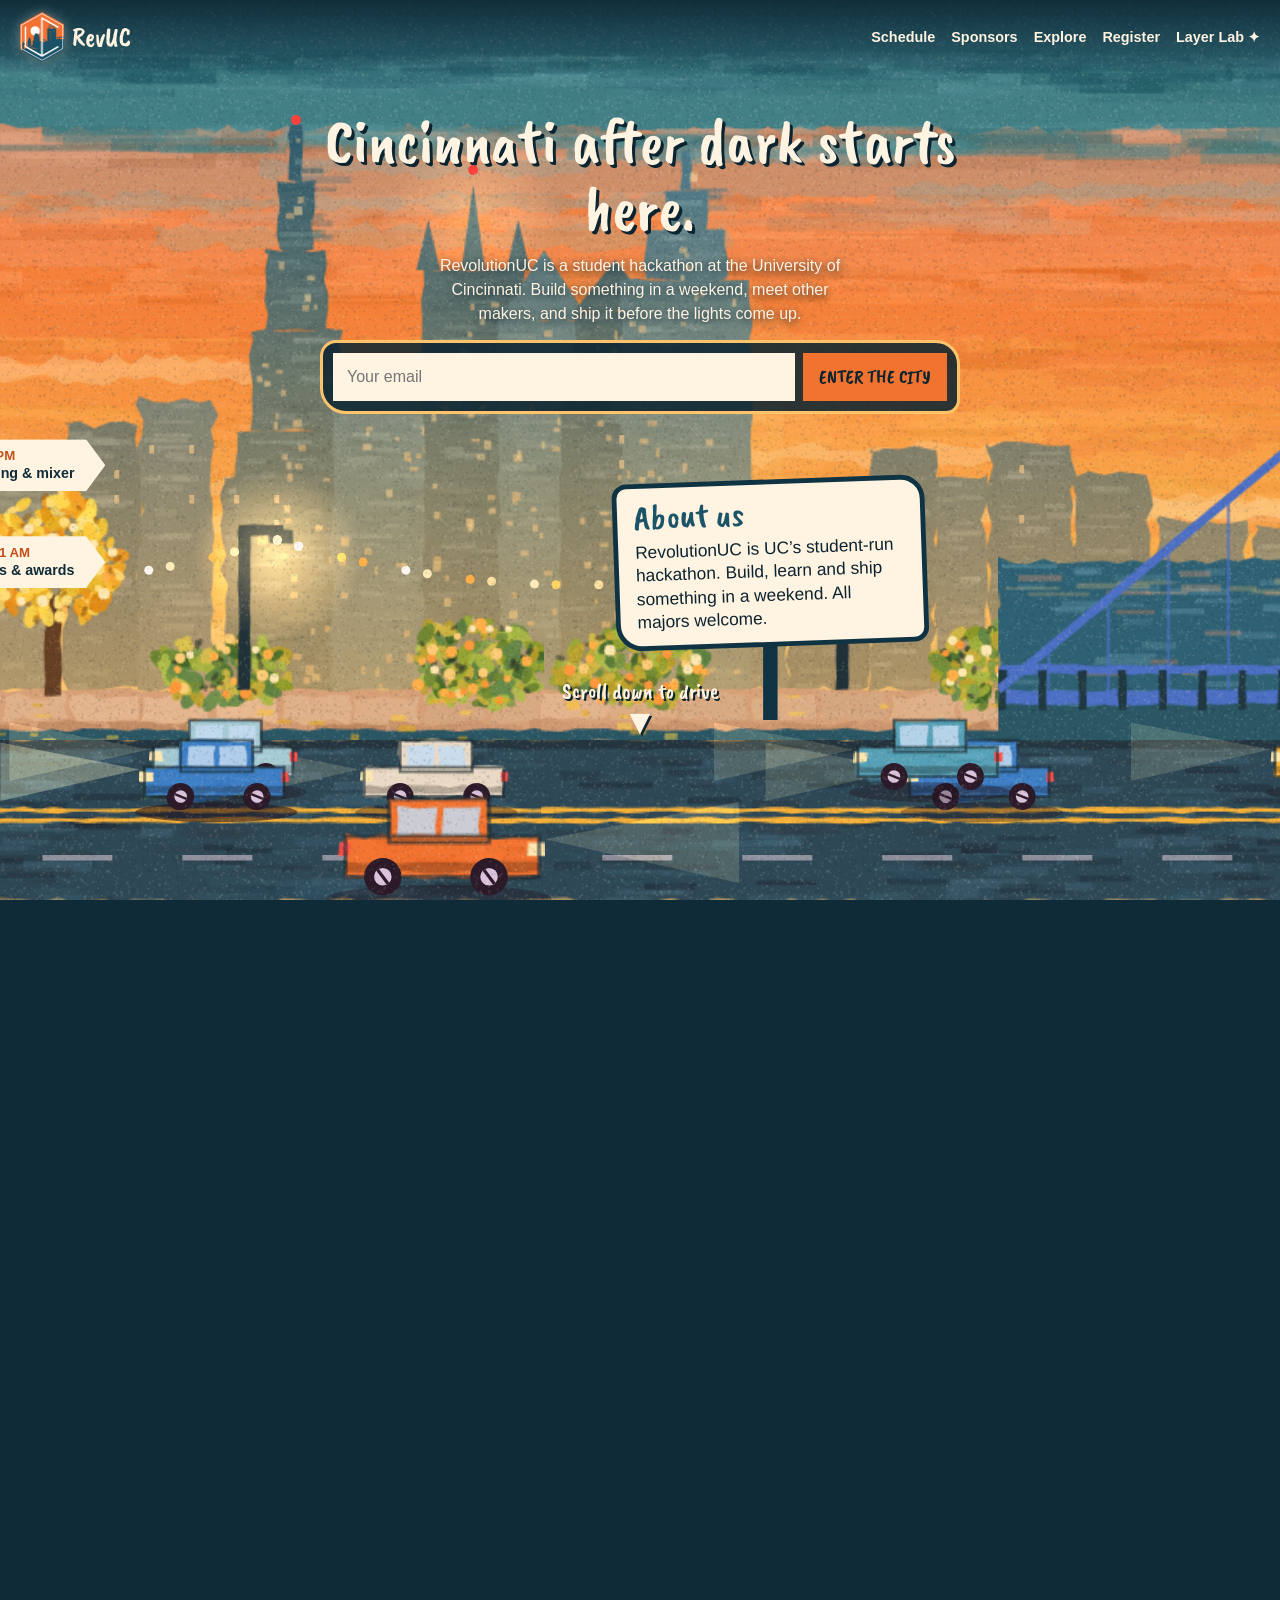
<file: yellow-old-update.html>
<!DOCTYPE html>
<html lang="en">
<head>
<meta charset="utf-8">
<meta name="viewport" content="width=device-width, initial-scale=1, viewport-fit=cover">
<title>RevUC – Cincinnati Painted Drive</title>
<link href="https://fonts.googleapis.com/css2?family=Caveat+Brush&display=swap" rel="stylesheet">
<style>
:root{--ink:#0f2b38;--orange:#f27230;--gold:#ffc46b;--paper:#fff3e2;--magenta:#c4501a;--glass:rgba(11,36,48,.86);
--px:"Caveat Brush","Comic Sans MS",cursive;
box-sizing:border-box;padding-top:env(safe-area-inset-top,0px);padding-bottom:env(safe-area-inset-bottom,0px);color-scheme:dark}
html{scroll-padding-top:env(safe-area-inset-top,0px)}
*{box-sizing:border-box}
body{margin:0;background:var(--ink);color:var(--paper);font-family:"Chivo","Helvetica Neue",Arial,sans-serif;overflow-x:hidden}
#track{height:650vh}
#stage{position:sticky;top:0;height:100vh;height:100dvh;overflow:hidden;background:linear-gradient(#1d6275 0%,#35808c 14%,#c98f70 26%,#f2824a 34%,#f27230 46%,#f79439 58%,#fcc454 68%,#ffdf8a 74%,#1b5367 75%)}   /* sunset fallback, always visible */
#loading{position:absolute;left:50%;bottom:12vh;transform:translateX(-50%);z-index:9;font-family:var(--px);font-size:1.4rem;text-shadow:2px 2px 0 #0b2430;text-align:center;max-width:90vw}
#cv{position:absolute;inset:0;width:100%;height:100%}
header{position:fixed;top:0;left:0;right:0;z-index:20;display:flex;justify-content:space-between;align-items:center;padding:calc(12px + env(safe-area-inset-top,0px)) 20px 12px;background:linear-gradient(rgba(11,36,48,.85),transparent)}
.logo{font-family:var(--px);font-size:1.7rem;color:var(--paper);text-decoration:none;display:flex;align-items:center;gap:8px}
.logo i{width:20px;height:20px;background:var(--orange);clip-path:polygon(25% 5%,75% 5%,100% 50%,75% 95%,25% 95%,0 50%)}
nav a{color:var(--paper);text-decoration:none;margin-left:16px;font-weight:700;font-size:.9rem}
nav a:hover,nav a:focus-visible{color:var(--gold);outline:none;text-decoration:underline}
#hero{position:absolute;left:50%;top:12vh;transform:translateX(-50%);width:min(640px,92vw);text-align:center;z-index:7}
#hero h1{font-family:var(--px);font-weight:400;font-size:clamp(2rem,6vw,4rem);line-height:1.05;margin:0;text-shadow:3px 3px 0 #0b2430}
#hero p{font-size:1rem;line-height:1.5;margin:12px auto 0;max-width:46ch;text-shadow:0 2px 8px rgba(11,36,48,.95)}
.enter{display:flex;gap:8px;flex-wrap:wrap;margin-top:14px;background:var(--glass);padding:10px;border:3px solid var(--gold);border-radius:16px 24px 14px 26px}
.enter input{flex:1 1 180px;padding:12px 14px;border:0;font:inherit;background:#fff3e2;color:#0b2430}
.enter button{padding:12px 16px;border:0;background:var(--orange);color:#0b2430;font-family:var(--px);font-size:1.2rem;cursor:pointer}
button:focus-visible,input:focus-visible{outline:3px solid var(--gold);outline-offset:2px}
#msg{min-height:1.4em;margin:8px 0 0;font-weight:700;color:var(--gold)}
#hint{position:absolute;left:50%;top:60vh;transform:translate(-50%,-100%);z-index:7;font-family:var(--px);font-size:1.4rem;text-shadow:2px 2px 0 #0b2430;white-space:nowrap}
.o{position:absolute;left:0;top:0;transform-origin:50% 100%;translate:-50% -100%;z-index:4}
.sign{position:relative;width:460px;height:440px}
.pole{position:absolute;left:50%;bottom:0;width:14px;height:50%;background:#0f3342;transform:translateX(-50%)}
.hex{position:absolute;left:50%;top:0;transform:translateX(-50%);width:260px;height:170px;background:var(--paper);clip-path:polygon(22% 0,78% 0,100% 50%,78% 100%,22% 100%,0 50%);display:grid;place-items:center}
.hex::before{content:"";position:absolute;inset:7px;background:var(--ink);clip-path:inherit}
.hex h2{position:relative;font-family:var(--px);font-weight:400;font-size:2rem;margin:0}
.arrow{position:absolute;background:var(--paper);color:var(--ink);padding:8px 14px;font-weight:700;font-size:13px;line-height:1.25;white-space:nowrap}
.arrow b{display:block;font-size:12px;color:var(--magenta)}
.a1{left:0;top:42%;clip-path:polygon(0 50%,12% 0,100% 0,100% 100%,12% 100%);padding-left:26px}
.a2{right:0;top:42%;clip-path:polygon(0 0,88% 0,100% 50%,88% 100%,0 100%);padding-right:28px}
.a3{left:0;top:62%;clip-path:polygon(0 50%,12% 0,100% 0,100% 100%,12% 100%);padding-left:26px}
.a4{right:0;top:62%;clip-path:polygon(0 0,88% 0,100% 50%,88% 100%,0 100%);padding-right:28px}
.spons{position:relative;width:560px;height:150px}
.spons::before,.spons::after{content:"";position:absolute;top:-70px;width:5px;height:70px;background:#0f3342}
.spons::before{left:70px}.spons::after{right:70px}
.spons .bar{position:absolute;left:0;right:0;top:0;height:150px;background:#0f3342;border:4px solid #f27230;padding:10px 14px}
.spons h2{font-family:var(--px);font-weight:400;font-size:1.9rem;letter-spacing:.08em;text-align:center;margin:0 0 10px}
.logos{display:flex;gap:10px}
.logos div{flex:1;height:70px;background:var(--paper);color:var(--magenta);display:grid;place-items:center;font-weight:800}
.spons .p1,.spons .p2{position:absolute;top:150px;bottom:0;width:16px;background:#0f3342}
.p1{left:30px}.p2{right:30px}
/* subway-style map sign near the end of the drive */
.subwrap{position:relative;width:860px;padding-bottom:70px}
.sub{position:relative;background:#0f3342;border:6px solid #0b2430;border-radius:14px;padding-bottom:10px}
.subhead{display:flex;align-items:center;gap:14px;padding:12px 18px;background:#0b2430}
.bullet{width:48px;height:48px;border-radius:50%;background:#f27230;color:#fff;display:grid;place-items:center;font-family:var(--px);font-size:1.9rem}
.sub h2{font-family:var(--px);font-weight:400;font-size:2.6rem;margin:0;color:#fff;line-height:1}
.dest{margin-left:auto;font-weight:700;font-size:.95rem;color:#ffe9a8}
.sub .map{background:#fff;border:3px solid #1d1a26;border-radius:6px;margin:10px 14px 0}
.sub .map svg{width:100%;height:auto;display:block}
.sub .cap{margin:8px 18px 0;min-height:2.6em;color:#fff;font-size:1.05rem}
.legs i{position:absolute;bottom:0;width:16px;height:72px;background:#0f3342}
.legs i:first-child{left:90px}.legs i:last-child{right:90px}
.road-line{fill:none;stroke:#1d1a26;stroke-width:7;stroke-linecap:round;stroke-linejoin:round}
.road-in{fill:none;stroke:#fff;stroke-width:3;stroke-linecap:round}
.node{cursor:pointer}
.node circle{fill:#ffe9a8;stroke:#1d1a26;stroke-width:4;transition:fill .2s}
.node:hover circle,.node:focus-visible circle,.node.on circle{fill:#f27230}
.node text{font-weight:600;font-size:15px;fill:#1d1a26}

/* scroll hint: bouncing arrow points down, the direction you scroll */
#hint{display:flex;flex-direction:column;align-items:center;gap:0;text-align:center}
#hint .dn{font-size:2.2rem;line-height:1;animation:nudge 1.1s ease-in-out infinite}
@keyframes nudge{50%{transform:translateY(10px)}}
/* small About us signpost */
.about{position:relative;width:260px;height:200px}
.apole{position:absolute;left:50%;bottom:0;width:12px;height:46%;background:#0f3342;transform:translateX(-50%)}
.atag{position:absolute;left:0;right:0;top:0;background:#fff3e2;color:#0b2430;border:4px solid #0f3342;border-radius:12px 20px 12px 22px;padding:8px 14px 10px;transform:rotate(-2deg)}
.atag h3{font-family:var(--px);font-weight:400;font-size:1.8rem;color:#1b5367;margin:0;line-height:1.1}
.atag p{margin:4px 0 0;font-size:.9rem;line-height:1.35}
/* phone layout */
#subway.compact .subwrap{width:540px}
#subway.compact .dest{display:none}
#subway.compact .sub h2{font-size:2rem}
#subway.compact .node text{font-size:27px}
#subway.compact .sub .cap{font-size:1.3rem}
@media (max-width:520px){
  header{padding-left:14px;padding-right:14px}
  .logo{font-size:1.35rem}.logo i{width:16px;height:16px}
  nav a{margin-left:10px;font-size:.8rem}
  #hero{top:9vh}#hero p{font-size:.95rem;margin-top:8px}
  .enter{margin-top:10px;padding:8px}
}
@media (prefers-reduced-motion:reduce){#hint .dn{animation:none}}
#where{position:absolute;left:50%;top:96px;transform:translateX(-50%);z-index:7;text-align:center;opacity:0;pointer-events:none;width:min(80vw,360px)}
#where small{display:block;font-size:.75rem;letter-spacing:.14em;text-transform:uppercase;color:#ffd9a0}
#where b{display:block;font-family:var(--px);font-weight:400;font-size:2rem;line-height:1.1;text-shadow:2px 2px 0 #0b2430}
#where i{display:block;height:6px;border-radius:3px;background:rgba(255,255,255,.18);margin-top:8px;overflow:hidden}
#where u{display:block;height:100%;width:0;background:#ff7a3d;border-radius:3px}
/* logo in the top-left corner */
.logo img.mark{height:50px;width:auto;display:block;filter:drop-shadow(0 0 6px rgba(255,255,255,.4)) drop-shadow(0 2px 3px rgba(0,0,0,.35))}
@media (max-width:520px){.logo img.mark{height:40px}}
</style>
</head>
<body>
<header>
  <a class="logo" href="#start"><img class="mark" src="[data-uri]" alt="RevUC logo">RevUC</a>
  <nav><a href="#schedule">Schedule</a><a href="#sponsors">Sponsors</a><a href="#explore">Explore</a><a href="#enter">Register</a><a href="layerLab.html">Layer Lab ✦</a></nav>
</header>
<main>
<div id="track">
 <div id="stage">
  <canvas id="cv" aria-label="Hand-painted Cincinnati street at sunset with a car driving right"></canvas>

  <div class="o" id="sched"><div class="sign"><div class="pole"></div><div class="hex"><h2>SCHEDULE</h2></div>
    <div class="arrow a1"><b>Fri, 6–8 PM</b>Check-in &amp; dinner</div><div class="arrow a2"><b>Fri, 9 PM</b>Opening &amp; mixer</div>
    <div class="arrow a3"><b>Sat, 10 AM–12 PM</b>Workshops</div><div class="arrow a4"><b>Sun, 11 AM</b>Demos &amp; awards</div></div></div>
  <div class="o" id="spon"><div class="spons"><div class="bar"><h2>SPONSORS</h2><div class="logos"><div>Logo</div><div>Logo</div><div>Logo</div><div>Logo</div></div></div></div></div>


  <!-- Subway-style map sign (the Explore Rev UC map); positioned along the road by the script -->
  <div class="o" id="subway"><div class="subwrap"><div class="sub">
    <div class="subhead"><span class="bullet">R</span><h2>Explore Rev UC</h2><span class="dest">Express to 1819 Innovation Hub ▶</span></div>
    <div class="map"><svg viewBox="0 0 800 420" role="img" aria-label="Map of the venue">
      <!-- Route: the id lets the train follow this exact path -->
      <path id="route" class="road-line" d="M120 100 C220 110 260 150 340 130 S470 110 540 150 S680 250 640 300 S520 300 450 280 S330 290 260 340 S160 350 150 270 S200 220 270 215 S380 200 440 230"/>
      <path class="road-in" d="M120 100 C220 110 260 150 340 130 S470 110 540 150 S680 250 640 300 S520 300 450 280 S330 290 260 340 S160 350 150 270 S200 220 270 215 S380 200 440 230"/>
      <!-- Train: 3 cars following the route; later start times make them trail the lead car -->
      <g id="train">
      <g><animateMotion dur="18s" begin="0s" repeatCount="indefinite" rotate="auto"><mpath href="#route"/></animateMotion>
        <animate attributeName="opacity" values="0;1;1;0" keyTimes="0;.04;.96;1" dur="18s" begin="0s" repeatCount="indefinite"/>
        <rect x="-13" y="-8" width="26" height="16" rx="3" fill="#1b5367" stroke="#1d1a26" stroke-width="3"/><rect x="-8" y="-4" width="5" height="5" fill="#fff"/><rect x="2" y="-4" width="5" height="5" fill="#fff"/></g>
      <g><animateMotion dur="18s" begin="-0.45s" repeatCount="indefinite" rotate="auto"><mpath href="#route"/></animateMotion>
        <animate attributeName="opacity" values="0;1;1;0" keyTimes="0;.04;.96;1" dur="18s" begin="-0.45s" repeatCount="indefinite"/>
        <rect x="-13" y="-8" width="26" height="16" rx="3" fill="#f27230" stroke="#1d1a26" stroke-width="3"/><rect x="-8" y="-4" width="5" height="5" fill="#fff"/><rect x="2" y="-4" width="5" height="5" fill="#fff"/></g>
      <g><animateMotion dur="18s" begin="-0.9s" repeatCount="indefinite" rotate="auto"><mpath href="#route"/></animateMotion>
        <animate attributeName="opacity" values="0;1;1;0" keyTimes="0;.04;.96;1" dur="18s" begin="-0.9s" repeatCount="indefinite"/>
        <rect x="-14" y="-8" width="28" height="16" rx="6" fill="#f6c945" stroke="#1d1a26" stroke-width="3"/><rect x="-4" y="-4" width="5" height="5" fill="#fff"/><rect x="5" y="-4" width="6" height="5" fill="#8fe3f0"/></g>
      </g>
      <!-- Stops: data-t is the text shown when a stop is tapped -->
      <g id="nodes">
      <g class="node" tabindex="0" data-t="Check-in: pick up your badge and meet your team."><circle cx="120" cy="100" r="16"/><text x="100" y="72">Check-in</text></g>
      <g class="node" tabindex="0" data-t="Hacking floor: where teams build for the whole event."><circle cx="340" cy="130" r="16"/><text x="318" y="108">Hack floor</text></g>
      <g class="node" tabindex="0" data-t="Workshops: short sessions on tools, APIs, and design."><circle cx="540" cy="150" r="16"/><text x="520" y="128">Workshops</text></g>
      <g class="node" tabindex="0" data-t="Food and rest: meals, snacks, and a quiet corner."><circle cx="640" cy="300" r="16"/><text x="588" y="340">Food + rest</text></g>
      <g class="node" tabindex="0" data-t="Mentors: drop in for help on a stuck project."><circle cx="260" cy="340" r="16"/><text x="236" y="378">Mentors</text></g>
      <g class="node" tabindex="0" data-t="Demo stage: show what you built and meet the judges."><circle cx="440" cy="230" r="16"/><text x="410" y="266">Demos</text></g>
      </g>
    </svg></div>
    <div class="cap" id="cap" aria-live="polite">Tap a stop to see what happens there.</div>
  </div><div class="legs"><i></i><i></i></div></div></div>

  <!-- small "About us" signpost on the sidewalk (placed along the road by the script) -->
  <div class="o" id="about"><div class="about"><div class="apole"></div><div class="atag"><h3>About us</h3><p>RevolutionUC is UC’s student-run hackathon. Build, learn and ship something in a weekend. All majors welcome.</p></div></div></div>

  <!-- "Now passing" label + progress bar, only visible in the empty sky on tall phone screens -->
  <div id="where" aria-hidden="true"><small>Now passing</small><b id="whereTxt">Downtown Cincinnati</b><i><u id="prog"></u></i></div>

  <div id="hero">
    <h1>Cincinnati after dark starts here.</h1>
    <p>RevolutionUC is a student hackathon at the University of Cincinnati. Build something in a weekend, meet other makers, and ship it before the lights come up.</p>
    <form class="enter" onsubmit="return false">
      <input id="city" type="email" placeholder="Your email" aria-label="Your email">
      <button id="go" type="button">ENTER THE CITY</button>
    </form>
    <div id="msg" role="status"></div>
  </div>
  <div id="loading">Painting the city…</div>
  <div id="hint"><span id="hintTxt">Scroll down to drive</span><span class="dn">▼</span></div>
 </div>
</div>
</main>

<script>
(function(){
/* ========== SETTINGS ==========
   Everything is drawn in "units" on a canvas that is 180 units tall (VH).
   GY = ground line under the buildings, RD = top of the road, WL = total world length. */
var VH=180,GY=138,RD=148,WL=3800,RS=3;
var cv=document.getElementById('cv'),g=cv.getContext('2d'),track=document.getElementById('track'),
    hero=document.getElementById('hero'),hint=document.getElementById('hint'),
    sched=document.getElementById('sched'),spon=document.getElementById('spon'),subw=document.getElementById('subway'),about=document.getElementById('about'),stage=document.getElementById('stage'),where=document.getElementById('where'),whereTxt=document.getElementById('whereTxt'),prog=document.getElementById('prog');
var W,H,VW,U,OFF=0,DPR,camMax,camS=0,SX,PX,BX,AX,seed=5,FAR=[],MID=[],gaps=[],cars=[],BR={},t=0,pr=0,vel=0,S={},LM={},grain;

/* ====================================================================
   IMAGE SWAP POINTS  (put your own artwork here)
   --------------------------------------------------------------------
   Everything on screen is painted by code at startup. To use an image
   instead, set the matching entry below to a URL. Leave null to keep the
   painted version. Each image is auto-fitted: it is scaled to the layer's
   height and repeated sideways, so a wide panorama that tiles works best.
   (Tiles, sprites and the paper grain are stretched to their exact size.)

   In a published artifact, remote URLs are blocked: use a data: URL
   ('data:image/png;base64,....'). On your own site, use normal paths
   such as 'img/far.png'.

   LAYER ORDER (back to front)      parallax   export size (3 px per unit)
     1  sky       sunset bands, clouds     2%   any width x 540 px
     2  sun       sun disc + halo          3%   240 x 240 px
     3  far       far skyline + towers    10%   any width x 540 px
     4  midfar    Union Terminal          22%   any width x 540 px
     5  mid       street buildings, Fountain Square, UC, 1819 Hub   55%   any width x 540 px
     6  bridge    Roebling Bridge        100%   3060 x 540 px (world strip)
     7  walk      sidewalk + lamps       100%   1080 x 150 px (tile, repeats every 360 units)
     8  road      asphalt                100%   1080 x 96 px  (tile, repeats every 360 units)
     9  cars      7 sprites, facing right       102 x 60 px each (index 6 = player's car)
    10  glow      soft light sprite (lamps, windows)   102 x 102 px
    11  grain     paper texture over everything   any square, repeats
   ==================================================================== */
var IMAGES={sky:null,sun:null,far:null,midfar:null,mid:null,bridge:null,walk:null,road:null,
            cars:[null,null,null,null,null,null,null],glow:null,grain:null};
/* Effects that are drawn by code at fixed spots (flashing windows, tower glows, fountain spray).
   They switch off automatically when you replace the layer they sit on, so they don't float in the wrong place. */
var FX={windows:true,glow:true,spray:true};
/* Q = scroll progress (0 to 1) at which each landmark is centered on screen */
var Q={carew:.08,fifth:.14,gat:.18,pnc:.22,scripps:.26,ws:.30,fs:.12,sch:.24,about:.29,br:.34,ut:.66,uc:.80,sub:.86};
function rnd(){seed=(seed*16807)%2147483647;return seed/2147483647}
function hh(a,b){var n=Math.sin(a*12.9898+b*78.233)*43758.5453;return n-Math.floor(n)}
function mod(a,n){return((a%n)+n)%n}
function cl(v){return v<0?0:v>255?255:v|0}
function jit(col,k){if(col.charAt(0)!=='#')return col;var n=parseInt(col.slice(1),16),d=(rnd()-.5)*k;return'rgb('+cl((n>>16)+d)+','+cl((n>>8&255)+d)+','+cl((n&255)+d)+')'}
function dk(col,k){var n=parseInt(col.slice(1),16);return'rgb('+cl((n>>16)-k)+','+cl((n>>8&255)-k)+','+cl((n&255)-k)+')'}
function mk(w,h){var c=document.createElement('canvas');c.width=Math.ceil(w*RS);c.height=Math.ceil(h*RS);var x=c.getContext('2d');x.scale(RS,RS);return{c:c,x:x}}

/* ========== BRUSH HELPERS (the painted look) ========== */
function poly(c,x,y,w,h,col,wb,a){var J=function(){return(rnd()-.5)*2*wb},i;c.globalAlpha=a==null?1:a;c.fillStyle=col;c.beginPath();c.moveTo(x+J(),y+J());
  for(i=x;i<x+w;i+=3)c.lineTo(i,y+J());for(i=y;i<y+h;i+=3)c.lineTo(x+w+J(),i);for(i=x+w;i>x;i-=3)c.lineTo(i,y+h+J());for(i=y+h;i>y;i-=3)c.lineTo(x+J(),i);c.closePath();c.fill();c.globalAlpha=1}
function strokes(c,x,y,w,h,col,n,len,a,th){c.globalAlpha=a;for(var i=0;i<n;i++){var l=len*(.5+rnd());c.fillStyle=jit(col,50);c.fillRect(x+rnd()*Math.max(1,w-l),y+rnd()*h,l,th*(.6+rnd()))}c.globalAlpha=1}
function wall(c,x,y,w,h,col){poly(c,x,y,w,h,col,.7);strokes(c,x,y,w,h,col,w*h/10,9,.35,1.3);strokes(c,x,y,w,h,dk(col,45),w*h/38,5,.3,.7)}
function leaf(c,x,y,r,col,a){c.save();c.translate(x,y);c.rotate(rnd()*3.14);c.globalAlpha=a;c.fillStyle=col;c.beginPath();c.ellipse(0,0,r,r*.55,0,0,6.283);c.fill();c.restore();c.globalAlpha=1}
function foliage(c,x,y,w,h,cols,fl,sp){var n=w*h/4|0,i,a,r;
  for(i=0;i<n;i++){a=rnd()*6.283;r=Math.sqrt(rnd());leaf(c,x+w/2+Math.cos(a)*r*w/2,y+h/2+Math.sin(a)*r*h/2,1.1+rnd()*1.6,jit(cols[rnd()*cols.length|0],44),.93)}
  for(i=0;i<n/6;i++){a=rnd()*6.283;r=Math.sqrt(rnd());leaf(c,x+w/2+Math.cos(a)*r*w/2,y+h/2+Math.sin(a)*r*h/2,.6+rnd()*.5,(sp||'#1c2a24'),.55)}
  if(fl)for(i=0;i<n/5;i++){a=rnd()*6.283;r=Math.sqrt(rnd());c.fillStyle=fl[rnd()*fl.length|0];c.beginPath();c.arc(x+w/2+Math.cos(a)*r*w/2,y+h/2+Math.sin(a)*r*h/2,.7+rnd()*.5,0,6.283);c.fill()}}
function circ(c,cx,cy,r,col,a){c.globalAlpha=a;c.fillStyle=col;c.beginPath();for(var i=0;i<18;i++){var an=i/18*6.283,rr=r*(1+(rnd()-.5)*.07);c.lineTo(cx+Math.cos(an)*rr,cy+Math.sin(an)*rr)}c.closePath();c.fill();c.globalAlpha=1}

/* Ginkgo street tree: brown trunk that forks, round canopy of yellow fan-shaped leaves.
   x = trunk center, base = ground y, h = total height in units. Reuse it in any layer you paint. */
var GINK=['#f7c531','#ffd84a','#f0a81e','#ffe27a','#e8941a'];
function ginkgo(c,x,base,h){var w=h*.66;
  poly(c,x-1.6,base-h*.5,3.2,h*.5,'#5a3a22',.3);
  c.strokeStyle='#5a3a22';c.lineWidth=1.1;c.beginPath();c.moveTo(x,base-h*.45);c.lineTo(x-w*.28,base-h*.7);c.moveTo(x,base-h*.45);c.lineTo(x+w*.28,base-h*.7);c.stroke();
  foliage(c,x-w/2,base-h,w,h*.66,GINK,['#fff0b8','#ffe27a'],'#8a5a12')}

/* ========== BUILD: lay out the world (positions only, no drawing) ========== */
function build(){
  seed=5;camMax=WL-VW;var x=-10,L=camMax*.1+VW+60,i;FAR=[];
  // generic far skyline filler
  while(x<L){var w=9+(rnd()*12|0),h=22+(rnd()*48|0),b={x:x,w:w,h:h,win:[]};
    for(var wy=GY-h+4;wy<GY-30;wy+=5)for(var wx=2;wx<w-2;wx+=4)if(rnd()<.16)b.win.push(wx,wy,rnd()*9|0);
    FAR.push(b);x+=w+(rnd()*3|0)}
  // named downtown towers sit on the far layer (moves at 10% of the car's speed)
  ['carew','fifth','gat','pnc','scripps','ws'].forEach(function(n){LM[n]=Q[n]*camMax*.1+VW*.5});
  LM.ut=Q.ut*camMax*.22+VW*.5;                      // Union Terminal: mid-far layer (22%)
  // Roebling Bridge: a full-speed foreground strip; tower 1 reaches the car at scroll Q.br
  var t1=Q.br*camMax+VW*(.12+.5*Q.br)+22;
  BR={x0:t1-130,w:1020,t1:130,t2:890};
  // mid layer (55% speed): gaps where no regular buildings are drawn
  var cfs=Q.fs*camMax*.55+VW*.5,cut=Q.ut*camMax*.55+VW*.5;LM.fs=cfs;
  gaps=[[cfs-80,cfs+80],[.55*(BR.x0-VW)-10,.55*(BR.x0+BR.w)+VW+10],[cut-VW*.58,cut+VW*.58]];   // fountain, bridge, terminal
  var specs=[{c:Q.uc*camMax*.55+VW*.5,w:170,sp:'uc'},{c:camMax*.55+VW*.74,w:176,sp:'hub'}],si=0;
  var pal=[['#1f5f78','#13404f'],['#2c6e8a','#1b4a5e'],['#1a5267','#0f3342'],['#245a72','#143c4e'],['#1a5267','#0f3342'],['#2a6078','#173f52'],['#1c5870','#103a4a'],['#b5503a','#7e2f22'],['#e08a3a','#a85a1f']];   // mostly logo-teal blues, a couple of warm accents
  MID=[];x=-20;L=camMax*.55+VW+80;
  while(x<L){gaps.forEach(function(gp){if(x>gp[0]-30&&x<gp[1])x=gp[1]});
    if(si<2&&x>=specs[si].c-specs[si].w/2-20){          // UC campus + 1819 Innovation Hub
      var s=specs[si++],hub=s.sp==='hub',m={x:Math.max(x,s.c-s.w/2),w:s.w,h:hub?108:112,sp:s.sp,c:hub?'#d8b987':'#9a3a2e',d:hub?'#a88a58':'#5a1f1a',aw:'#fff',bar:false,lit:hub,vine:false,tank:false,ww:hub?32:6,wh:8,lr:hub?[98,30,40,30]:null,win:[]};
      if(hub){for(var ry=12;ry<=64;ry+=26)for(var rx=6;rx<100;rx+=35){var q=rnd();m.win.push(rx,ry,q<.55?1:(q<.75?2:0),rnd()*9|0)}}
      else{[6,22,38,112,152].forEach(function(dx){[66,78].forEach(function(dy){var q=rnd();m.win.push(dx,dy,q<.5?1:(q<.7?2:0),rnd()*9|0)})})}
      MID.push(m);x=m.x+m.w+4;continue}
    var w2=38+(rnd()*28|0),h2=46+(rnd()*44|0),c=pal[rnd()*pal.length|0],m2={x:x,w:w2,h:h2,c:c[0],d:c[1],aw:rnd()>.5?'#f0e2c4':'#f2a03a',bar:rnd()<.12,lit:rnd()<.6,vine:rnd()<.55,tank:rnd()<.25,ww:6,wh:8,lr:[3,17,w2-6,17],win:[]};
    for(var wy2=6;wy2<h2-30;wy2+=14)for(var wx2=5;wx2<w2-8;wx2+=11){var r=rnd();m2.win.push(wx2,wy2,r<.45?1:(r<.62?2:0),rnd()*9|0)}
    MID.push(m2);x+=w2+(rnd()*2|0)}
  cars=[];for(i=0;i<7;i++)cars.push({x0:rnd()*400,v:16+rnd()*22,k:i%6,y:i%2?157:161});
  // world x of the three big signs (sponsors hangs over the middle of the bridge)
  SX=Q.sch*camMax+VW*(.12+.5*Q.sch)+30;PX=BR.x0+510;BX=Q.sub*camMax+VW*(.12+.5*Q.sub)+30;AX=Q.about*camMax+VW*(.12+.5*Q.about)+30}

/* ========== PAINT: pre-render every layer once into offscreen canvases ========== */
var SKY=['#1d6275','#35808c','#c98f70','#f2824a','#f27230','#f58334','#f79439','#f9a83e','#fcc454','#ffdf8a'];   // thin teal dusk at the top, then logo orange -> yellow glow
function tier(c,cx,y,w,h,col,plain){poly(c,cx-w/2,y-h,w,h,col,.5);strokes(c,cx-w/2,y-h,w,h,col,w*h/9,8,.3,1);strokes(c,cx-w/2,y-h,w,h,'#7fb0c0',w*h/50,6,.25,.8);if(!plain)strokes(c,cx-w/2+1,y-h+2,w-2,h-3,'#ffd9a0',w*h/45,1.2,.55,1.2)}
function cap(c,cx,y,w,h,col){c.fillStyle=col;c.beginPath();c.moveTo(cx-w/2,y);c.lineTo(cx,y-h);c.lineTo(cx+w/2,y);c.fill()}
function fountain(c,cx){   // Fountain Square: Tyler Davidson fountain ("Genius of Water")
  poly(c,cx-72,GY-4,144,4,'#d8b898',.5);strokes(c,cx-72,GY-4,144,4,'#d8c0cc',40,6,.4,.8);
  c.fillStyle='#7a8a9a';c.beginPath();c.ellipse(cx,GY-5,34,6,0,0,6.283);c.fill();
  c.fillStyle='#5fb0d0';c.beginPath();c.ellipse(cx,GY-7,30,4,0,0,6.283);c.fill();strokes(c,cx-26,GY-10,52,5,'#bfe8ff',14,5,.5,.8);
  poly(c,cx-10,GY-14,20,8,'#6a7a6a',.3);poly(c,cx-6,GY-42,12,30,'#5f8a70',.4);poly(c,cx-8,GY-44,16,3,'#4f7a60',.3);
  poly(c,cx-3,GY-57,6,14,'#6a9a80',.3);circ(c,cx,GY-60,3,'#6a9a80',1);poly(c,cx-17,GY-54,34,2.4,'#6a9a80',.3);
  ginkgo(c,cx-62,GY,56);ginkgo(c,cx+62,GY,56)}
function ucBody(c,b){var cx=b.x+b.w/2,i;   // UC campus: brick wings + clock tower
  wall(c,b.x,GY-52,62,52,'#a8452f');wall(c,b.x+b.w-62,GY-52,62,52,'#a8452f');wall(c,cx-14,GY-112,28,112,'#9a3a2e');
  poly(c,b.x-1,GY-54,64,3,b.d,.3);poly(c,b.x+b.w-63,GY-54,64,3,b.d,.3);
  for(i=0;i<4;i++)poly(c,b.x+8+i*13,GY-22,3,22,'#f0e6d4',.3);poly(c,b.x+4,GY-26,52,3,'#f0e6d4',.3);
  poly(c,cx-8,GY-80,16,12,'#0f2b38',.3);circ(c,cx,GY-96,6.5,'#f6f1e7',1);
  c.strokeStyle='#0f2b38';c.lineWidth=.7;c.beginPath();c.moveTo(cx,GY-96);c.lineTo(cx,GY-100);c.moveTo(cx,GY-96);c.lineTo(cx+3,GY-95);c.stroke();
  c.fillStyle='#12384a';c.beginPath();c.moveTo(cx-16,GY-112);c.lineTo(cx,GY-136);c.lineTo(cx+16,GY-112);c.fill();
  poly(c,b.x+b.w-46,GY-46,22,18,'#c4202e',.3);c.fillStyle='#fff';c.font='bold 11px Georgia,serif';c.fillText('UC',b.x+b.w-41,GY-33);
  poly(c,b.x-26,GY-5,b.w+52,5,'#5b8a52',.6);
  ginkgo(c,b.x-12,GY,58);ginkgo(c,b.x+b.w+14,GY,58)}
function hubBody(c,b){   // 1819 Innovation Hub, drawn from the photo: buff-brick wing with ribbon windows + curved glass corner
  var x=b.x,top=GY-108,i,j;
  wall(c,x,top,112,108,'#d8b987');strokes(c,x,top,112,108,'#b99a68',60,12,.35,.7);          // buff brick wing
  for(i=0;i<3;i++)poly(c,x,top+22+i*27,112,2,'#a88a58',.3,.7);                              // floor bands
  poly(c,x-3,top-2,116,3,'#3a4650',.3);                                                      // roof edge
  wall(c,x-10,top+30,10,78,'#4a5662');for(i=0;i<8;i++)poly(c,x-9,top+34+i*9,8,1.2,'#2f3a44',.2);   // louvered utility tower
  poly(c,x+112,top-2,64,110,'#3f7f98',.5);strokes(c,x+112,top-2,64,110,'#8fc4d4',40,8,.35,1.1);    // curved glass corner
  strokes(c,x+112,top+30,64,70,'#f5a05a',16,10,.28,1.4);                                    // sunset reflected in the glass
  for(i=0;i<=64;i+=8)poly(c,x+112+i,top-2,1.2,110,'#1f4a5a',.1,.9);                          // mullions
  for(j=0;j<110;j+=13)poly(c,x+112,top-2+j,64,1,'#1f4a5a',.1,.9);
  poly(c,x+110,top-2,4,110,'#3a4650',.2);poly(c,x+172,top-2,4,110,'#3a4650',.2);             // steel corner columns
  poly(c,x,GY-34,b.w,4,'#2c3a44',.3);poly(c,x,GY-30,98,30,'#1b2a34',.4);                      // canopy + dark ground floor
  poly(c,x+98,GY-30,40,30,'#c9a56a',.3);poly(c,x+117,GY-30,1.2,30,'#2c3a44',.1);             // glass doors, warm light inside
  poly(c,x+114,GY-60,48,22,'#1b2a34',.3);                                                    // dark panel behind the 1819 mark
  c.fillStyle='#fff';c.font='bold 17px Arial,sans-serif';c.fillText('1819',x+118,GY-43);
  c.font='bold 8px Arial,sans-serif';c.fillText('INNOVATION HUB',x+5,GY-20);
  c.font='bold 4px Arial,sans-serif';c.fillText('WHERE NEXT HAPPENS',x+6,GY-14);
  poly(c,x+88,GY-46,4,46,'#f3f3ee',.1);poly(c,x+89,GY-42,2,30,'#7aa8b8',.1);                  // white wayfinding post
  poly(c,x-14,GY-4,b.w+36,4,'#6b8f3a',.5);                                                   // lawn
  foliage(c,x-16,GY-15,26,13,['#9ab23a','#c8b43c','#6b8f3a'],null);foliage(c,x+140,GY-15,40,13,['#9ab23a','#c8b43c','#6b8f3a'],null);
  poly(c,x+160,GY-30,3,30,'#1b2a34',.1);poly(c,x+159,GY-30,5,14,'#2f7fd0',.1);              // blue help-phone pole
  ginkgo(c,x-26,GY,56);ginkgo(c,x+b.w+20,GY,56)}

function paint(){
  seed=77;var i,j,k,c,s;
  // sky: banded gradient with horizontal brush streaks and clouds
  
  // ◄ IMAGE SWAP: IMAGES.sky replaces this layer
  s=mk(VW+100,VH);c=s.x;S.sky=s.c;
  for(i=0;i<10;i++)poly(c,-4,i*14-2,VW+108,17,SKY[i],1.4);
  for(i=0;i<9;i++){strokes(c,0,(i+1)*14-3,VW+100,6,SKY[i+1],(VW+100)/3,28,.55,2.2);strokes(c,0,(i+1)*14-4,VW+100,6,SKY[i],(VW+100)/5,24,.4,2)}
  for(i=0;i<24;i++){var cy2=8+rnd()*104,up=cy2<46;poly(c,rnd()*(VW+40),cy2,40+rnd()*110,1.6+rnd()*3,up?'#6fb0b8':(rnd()>.5?'#ffe9c0':'#e2622a'),1.2,up?.24:.36)}   // long wispy cloud streaks
  // sun and soft glow sprites
  
  // ◄ IMAGE SWAP: IMAGES.sun replaces this layer
  s=mk(80,80);c=s.x;S.sun=s.c;circ(c,40,40,37,'#ffd27a',.12);circ(c,40,40,28,'#ffd27a',.18);circ(c,40,40,18,'#fff0b8',1);strokes(c,24,28,32,24,'#ffe9a0',10,10,.4,1.2);
  
  // ◄ IMAGE SWAP: IMAGES.glow replaces this layer
  s=mk(34,34);c=s.x;S.glow=s.c;var gr=c.createRadialGradient(17,17,0,17,17,17);gr.addColorStop(0,'rgba(255,214,130,.95)');gr.addColorStop(1,'rgba(255,170,90,0)');c.fillStyle=gr;c.fillRect(0,0,34,34);
  // far layer: filler skyline + the named downtown towers
  
  // ◄ IMAGE SWAP: IMAGES.far replaces this layer
  s=mk(camMax*.1+VW+60,VH);c=s.x;S.far=s.c;var TC='#245c74';
  FAR.forEach(function(b){poly(c,b.x,GY-b.h,b.w,b.h,jit('#2f6078',24),.9);strokes(c,b.x,GY-b.h,b.w,b.h,'#9cc3cf',b.w*b.h/30,6,.22,1)});
  tier(c,LM.carew,GY,24,52,TC);tier(c,LM.carew,GY-52,18,20,TC);tier(c,LM.carew,GY-72,12,16,TC);tier(c,LM.carew,GY-88,7,14,TC);tier(c,LM.carew,GY-102,2.4,11,TC);   // Carew Tower (stepped)
  tier(c,LM.fifth,GY,28,58,'#3a7690');c.fillStyle='#3a7690';c.beginPath();c.moveTo(LM.fifth-14,GY-58);c.lineTo(LM.fifth+14,GY-58);c.lineTo(LM.fifth+14,GY-73);c.fill();   // Fifth Third Center (slanted top)
  tier(c,LM.gat,GY,20,84,TC);   // Great American Tower + tiara crown
  [[-9,10],[0,17],[9,10]].forEach(function(sp){c.fillStyle=TC;c.beginPath();c.moveTo(LM.gat+sp[0]-2.4,GY-84);c.lineTo(LM.gat+sp[0],GY-84-sp[1]);c.lineTo(LM.gat+sp[0]+2.4,GY-84);c.fill()});
  tier(c,LM.pnc,GY,18,74,'#3a7690');cap(c,LM.pnc,GY-74,18,14,'#3a7690');   // PNC Tower (pyramid cap)
  tier(c,LM.scripps,GY,22,64,TC);tier(c,LM.scripps,GY-64,16,12,TC);cap(c,LM.scripps,GY-76,16,10,TC);   // Scripps Center
  tier(c,LM.ws,GY,26,82,'#3a7690');tier(c,LM.ws,GY-82,16,10,'#3a7690');tier(c,LM.ws,GY-92,8,8,'#3a7690');tier(c,LM.ws,GY-100,2,8,'#3a7690');   // Western & Southern
  var hz=c.createLinearGradient(0,GY-110,0,GY);hz.addColorStop(0,'rgba(255,190,100,0)');hz.addColorStop(1,'rgba(255,190,100,.36)');c.fillStyle=hz;c.fillRect(0,0,camMax*.1+VW+60,VH);
  // Union Terminal (half dome) on the mid-far layer
  
  // ◄ IMAGE SWAP: IMAGES.midfar replaces this layer
  s=mk(camMax*.22+VW+60,VH);c=s.x;S.b=s.c;
  var ux=LM.ut;poly(c,ux-47,GY-16,94,16,'#2f6a80',.5);poly(c,ux-31,GY-24,62,9,'#2f6a80',.4);
  for(i=30;i>=20;i-=2){c.fillStyle=i%4?'#3a7690':'#2f6a80';c.beginPath();c.arc(ux,GY-24,i,Math.PI,0);c.closePath();c.fill()}
  c.fillStyle='#103846';c.beginPath();c.arc(ux,GY-24,19,Math.PI,0);c.closePath();c.fill();strokes(c,ux-30,GY-50,60,26,'#7fb0c0',30,8,.25,.9);
  c.fillStyle=hz;c.fillRect(0,0,camMax*.22+VW+60,VH);
  // mid layer: street buildings, Fountain Square, campus lawn, UC, 1819 Hub
  
  // ◄ IMAGE SWAP: IMAGES.mid replaces this layer
  s=mk(camMax*.55+VW+80,VH);c=s.x;S.mid=s.c;
  fountain(c,LM.fs);
  poly(c,gaps[2][0],GY-6,gaps[2][1]-gaps[2][0],6,'#5b8a52',.7);for(i=0;i<8;i++)foliage(c,gaps[2][0]+rnd()*(gaps[2][1]-gaps[2][0]-16),GY-12,16,12,['#5f8f3a','#9ab23a','#3f6f3a'],['#ffb347','#fff0b8']);
  var trees=[];
  MID.forEach(function(b){var top=GY-b.h;if(!b.sp&&rnd()<.38)trees.push(b.x+b.w+rnd()*4-2,50+rnd()*18);
    if(b.sp==='uc')ucBody(c,b);else if(b.sp==='hub')hubBody(c,b);
    else{wall(c,b.x,top,b.w,b.h,b.c);poly(c,b.x-1,top-1,b.w+2,3,b.d,.4);
      if(b.tank){poly(c,b.x+b.w*.3,top-9,9,9,b.d,.5);poly(c,b.x+b.w*.3-1,top-11,11,3,'#5a3a2a',.4)}}
    for(k=0;k<b.win.length;k+=4){var wx=b.x+b.win[k],wy=top+b.win[k+1];   // painted window + highlight
      poly(c,wx-1.2,wy-1.2,b.ww+2.4,b.wh+2.4,'#0f2b38',.35);poly(c,wx,wy,b.ww,b.wh,'#2f6f8a',.25);
      c.globalAlpha=.5;c.strokeStyle='#cfe8ff';c.lineWidth=.7;c.beginPath();c.moveTo(wx+1,wy+b.wh-1);c.lineTo(wx+b.ww*.65,wy+1);c.stroke();c.globalAlpha=1;poly(c,wx-1.5,wy+b.wh+1,b.ww+3,1.5,'#f0e2c4',.3)}
    if(!b.sp){   // vines + shopfront (awning, glass, door, planter)
      if(b.vine)foliage(c,b.x+rnd()*(b.w-14),top+6+rnd()*10,12+rnd()*8,b.h*.45,['#5f8f3a','#9ab23a','#3f6f3a'],null);
      poly(c,b.x,GY-23,b.w,23,dk(b.c,30),.5);
      for(j=0;j<b.w;j+=4)poly(c,b.x+j,GY-23,4,5,(j/4|0)%2?b.aw:'#0f3342',.35);
      poly(c,b.x+3,GY-17,b.w-6,17,'#16394a',.4);strokes(c,b.x+3,GY-17,b.w-6,17,'#5a8ab0',6,6,.3,1);
      poly(c,b.x+b.w/2-3,GY-14,6,14,'#6a3a2a',.3);
      foliage(c,b.x+b.w-12,GY-10,10,10,['#5f8f3a','#c8b43c'],['#ffb347','#ffd27a'])}
    if(!b.sp){c.strokeStyle='rgba(11,36,48,.55)';c.lineWidth=.7;c.strokeRect(b.x,top,b.w,b.h)}});
  for(i=0;i<trees.length;i+=2)ginkgo(c,trees[i],GY,trees[i+1]);
  // Roebling Bridge: stone towers, blue suspension cables, railing and river (full-speed strip)
  
  // ◄ IMAGE SWAP: IMAGES.bridge replaces this layer
  s=mk(BR.w,VH);c=s.x;S.br=s.c;var cy,u,xx;
  poly(c,0,112,BR.w,36,'#1f5f78',.8);strokes(c,0,112,BR.w,36,'#5fa0b8',BR.w*.9,8,.3,1);strokes(c,0,112,BR.w,36,'#ff9a6a',BR.w*.2,6,.3,.9);strokes(c,0,112,BR.w,8,'#ffd27a',BR.w*.1,10,.25,.8);
  [BR.t1,BR.t2].forEach(function(tx){tier(c,tx,148,32,124,'#b98f6a',true);
    c.fillStyle='#0f2b38';c.beginPath();c.moveTo(tx-8,148);c.lineTo(tx-8,112);c.quadraticCurveTo(tx-8,100,tx,92);c.quadraticCurveTo(tx+8,100,tx+8,112);c.lineTo(tx+8,148);c.fill();
    [66,46].forEach(function(ay){c.beginPath();c.moveTo(tx-3,ay+10);c.lineTo(tx-3,ay+3);c.quadraticCurveTo(tx-3,ay-2,tx,ay-4);c.quadraticCurveTo(tx+3,ay-2,tx+3,ay+3);c.lineTo(tx+3,ay+10);c.fill()});
    poly(c,tx-18,22,36,4,'#8a6a4a',.3)});
  poly(c,0,138,BR.w,3,'#3f6fd0',.3);poly(c,0,141,BR.w,8,'#1b5367',.5);poly(c,0,133,BR.w,1.8,'#3f6fd0',.3);
  for(xx=0;xx<BR.w;xx+=8)poly(c,xx,134,1.6,8,'#0f3342',.2);
  c.strokeStyle='#3f6fd0';c.lineWidth=1.8;c.beginPath();c.moveTo(0,138);c.lineTo(BR.t1,30);c.moveTo(BR.t2,30);c.lineTo(BR.w,138);c.stroke();
  c.beginPath();c.moveTo(BR.t1,30);c.quadraticCurveTo((BR.t1+BR.t2)/2,186,BR.t2,30);c.stroke();   // main cable, sags to y=108
  c.strokeStyle='rgba(63,111,208,.85)';c.lineWidth=.5;
  for(xx=BR.t1+8;xx<BR.t2;xx+=7){u=(xx-BR.t1)/(BR.t2-BR.t1);cy=30*(1-u)*(1-u)+372*u*(1-u)+30*u*u;c.beginPath();c.moveTo(xx,cy);c.lineTo(xx,138);c.stroke()}
  for(xx=10;xx<BR.t1-6;xx+=12){cy=138-108*xx/BR.t1;c.beginPath();c.moveTo(xx,cy);c.lineTo(xx,138);c.stroke();c.beginPath();c.moveTo(BR.w-xx,cy);c.lineTo(BR.w-xx,138);c.stroke()}
  // sidewalk tile (lamps + planters) and road tile, both repeat every 360 units
  
  // ◄ IMAGE SWAP: IMAGES.walk replaces this layer
  s=mk(360,RD-(GY-40));c=s.x;S.walk=s.c;
  poly(c,-2,40,364,10,'#d4a27c',.5);
  for(i=-14;i<364;i+=14){poly(c,i,41,13,5.2,jit('#e0b992',34),.9,.8);poly(c,i+7,46.5,13,3.4,jit('#c08f6a',34),.9,.8)}
  poly(c,-2,48,364,2.2,'#1b5367',.4);
  [18,92,150,236,296,346].forEach(function(px){var w=22+rnd()*8,h=12+rnd()*6;foliage(c,px-w/2,40-h*.8,w,h,['#6b8f3a','#9ab23a','#4a7a3a','#c8b43c'],['#ffd27a','#ffb347','#ff9a3a','#fff0b8'])});
  ginkgo(c,122,41,40);ginkgo(c,262,41,40);strokes(c,0,41,360,9,'#f7c531',70,2.6,.55,.9);   // street ginkgos + fallen leaves
  [60,180,300].forEach(function(lx){poly(c,lx-1,8,2.4,32,'#0f2b38',.2);poly(c,lx-1,7,9,2.2,'#0f2b38',.2);poly(c,lx+5,8,5,2.6,'#0f2b38',.2)});
  
  // ◄ IMAGE SWAP: IMAGES.road replaces this layer
  s=mk(360,VH-RD);c=s.x;S.road=s.c;
  poly(c,-2,0,364,32,'#1f4458',.6);strokes(c,0,0,360,32,'#33647c',200,12,.28,1.4);strokes(c,0,0,360,32,'#0d2230',160,10,.3,1.2);
  poly(c,-2,13.6,364,.9,'#f7b538',.25);poly(c,-2,15.6,364,.9,'#f7b538',.25);poly(c,-2,0,364,1.8,'#0d2230',.3,.6);
  // car sprites (6 traffic colors + the red player car)   ◄ IMAGE SWAP: IMAGES.cars[0..6] (6 = player)
  S.car=['#2f7fd0','#f7b538','#3aa56a','#4aa3c0','#e8e0d0','#9fd0e0','#f27230'].map(function(col){
    var cs=mk(34,20),q=cs.x;poly(q,2,8.5,31,6.5,col,.5);poly(q,9,2.5,16,7,col,.5);
    poly(q,10.5,3.8,6,4.6,'#bfe3ff',.3,.85);poly(q,17.5,3.8,6,4.6,'#bfe3ff',.3,.85);
    strokes(q,2,8.5,31,6.5,col,16,6,.4,1);poly(q,2,12.7,31,1.6,'#000',.3,.25);
    poly(q,31,9.5,3,2.2,'#fff0b8',.3);poly(q,1,9.5,1.6,2.2,'#ff4a4a',.2);
    q.strokeStyle='rgba(11,36,48,.65)';q.lineWidth=.6;q.strokeRect(2,8.5,31,6.5);q.strokeRect(9,2.5,16,7);return cs.c});
  // paper grain overlay
  var gc=document.createElement('canvas');gc.width=gc.height=180;var gx=gc.getContext('2d');
  for(i=0;i<2600;i++){gx.globalAlpha=.25+rnd()*.35;gx.fillStyle=rnd()>.5?'#fff3e2':'#0f2b38';var z=1+rnd()*1.6;gx.fillRect(rnd()*180,rnd()*180,z,z)}
  grain=g.createPattern(gc,'repeat')}   // ◄ IMAGE SWAP: IMAGES.grain replaces the paper texture (see applyImages)


/* ========== IMAGE LOADING: swaps painted layers for your images (see IMAGES at the top) ========== */
var IMG={};   // cache of loaded images, so a window resize doesn't reload them
function loadImg(src){return new Promise(function(ok,no){var im=new Image();im.onload=function(){ok(im)};im.onerror=no;im.src=src})}
/* Draw an image onto a fresh layer canvas of w x h units. 'tile' repeats it sideways at full height; 'stretch' fills exactly. */
function fitImg(im,w,h,stretch){var s=mk(w,h);
  if(stretch)s.x.drawImage(im,0,0,w,h);
  else{var iw=Math.max(1,im.width*h/im.height);for(var x=0;x<w;x+=iw)s.x.drawImage(im,x,0,iw,h)}
  return s.c}
function applyImages(){
  var slots={   // key: [where it goes, width in units, height in units, stretch?]
    sky:['sky',VW+100,VH],sun:['sun',80,80,1],far:['far',camMax*.1+VW+60,VH],midfar:['b',camMax*.22+VW+60,VH],
    mid:['mid',camMax*.55+VW+80,VH],bridge:['br',BR.w,VH],walk:['walk',360,RD-(GY-40),1],road:['road',360,VH-RD,1],glow:['glow',34,34,1]};
  Object.keys(slots).forEach(function(k){var src=IMAGES[k];if(!src)return;var d=slots[k];
    (IMG[k]?Promise.resolve(IMG[k]):loadImg(src).then(function(im){return IMG[k]=im})).then(function(im){
      S[d[0]]=fitImg(im,d[1],d[2],d[3]);
      if(k==='mid')FX.windows=FX.spray=false;      // painted windows/fountain no longer exist
      if(k==='far'||k==='midfar')FX.glow=false}).catch(function(){})});
  IMAGES.cars.forEach(function(src,i){if(!src)return;(IMG['car'+i]?Promise.resolve(IMG['car'+i]):loadImg(src).then(function(im){return IMG['car'+i]=im})).then(function(im){S.car[i]=fitImg(im,34,20,1)}).catch(function(){})});
  if(IMAGES.grain)loadImg(IMAGES.grain).then(function(im){grain=g.createPattern(im,'repeat')}).catch(function(){});
}

/* ========== DRAW: per-frame work (cars, lights, parallax) ========== */
function drawCar(x,y,d,spr,sc,spin,beam){
  g.save();g.translate(x,y);g.scale(d*sc,sc);
  g.globalAlpha=.35;g.fillStyle='#0c0618';g.beginPath();g.ellipse(0,.5,18,2.2,0,0,6.283);g.fill();g.globalAlpha=1;
  g.drawImage(spr,-17,-18,34,20);
  [-9,8].forEach(function(wx){g.fillStyle='#1c1228';g.beginPath();g.arc(wx,-3,3,0,6.283);g.fill();g.fillStyle='#d8c8e8';g.beginPath();g.arc(wx,-3,1.4,0,6.283);g.fill();
    g.strokeStyle='#1c1228';g.lineWidth=.5;g.beginPath();g.moveTo(wx+Math.cos(spin)*1.4,-3+Math.sin(spin)*1.4);g.lineTo(wx-Math.cos(spin)*1.4,-3-Math.sin(spin)*1.4);g.stroke()});
  if(beam){g.globalCompositeOperation='lighter';g.fillStyle='rgba(255,220,140,.14)';g.beginPath();g.moveTo(17,-9);g.lineTo(48,-15);g.lineTo(48,-2);g.closePath();g.fill();g.globalCompositeOperation='source-over'}
  g.restore()}
function layer(img,f){g.drawImage(img,camS*f*RS,0,VW*RS,VH*RS,0,0,VW,VH)}   // draw the visible slice of a parallax strip

function frame(now){
  t=now/1000;
  var tp=Math.min(1,Math.max(0,scrollY/(track.offsetHeight-H)));
  var old=camS;camS+=(tp*camMax-camS)*.14;vel=camS-old;pr=camS/camMax;       // smoothed scroll position
  var i,k,b,sx;
  // sky, sun, far skyline (+ twinkling windows, tower glows, beacons)
  g.clearRect(0,0,VW,VH);
  g.drawImage(S.sky,-camS*.02,0,VW+100,VH);       // LAYER 1  sky   ◄ IMAGES.sky
  g.drawImage(S.sun,VW*.62-camS*.03-40,48,80,80);   // LAYER 2  sun   ◄ IMAGES.sun
  layer(S.far,.1);                                  // LAYER 3  far skyline (10% speed)   ◄ IMAGES.far
  g.globalAlpha=.6;g.fillStyle='#ffd9a0';
  for(i=0;FX.glow&&i<FAR.length;i++){b=FAR[i];sx=b.x-camS*.1;if(sx>VW||sx+b.w<0)continue;
    for(k=0;k<b.win.length;k+=3)if(((t*1.2+b.win[k+2])|0)%7!==0)g.fillRect(sx+b.win[k],b.win[k+1],1,1.7)}
  g.globalAlpha=1;
  var gx=LM.gat-camS*.1,cx=LM.carew-camS*.1,ux=LM.ut-camS*.22;
  if(FX.glow){g.globalCompositeOperation='lighter';
  g.globalAlpha=.3+.15*Math.sin(t*2);g.drawImage(S.glow,gx-17,GY-84-28,34,34);
  g.globalAlpha=.25+.1*Math.sin(t*2+1);g.drawImage(S.glow,ux-17,GY-60,34,34);g.globalAlpha=1;g.globalCompositeOperation='source-over';
  g.fillStyle='#ff3b3b';if(((t*1.3)|0)%2){g.beginPath();g.arc(gx,GY-104,1,0,6.283);g.fill()}if(((t*1.2)|0)%2){g.beginPath();g.arc(cx,GY-114,1,0,6.283);g.fill()}}
  layer(S.b,.22);                                   // LAYER 4  Union Terminal (22% speed)   ◄ IMAGES.midfar
  layer(S.mid,.55);                                 // LAYER 5  street buildings (55% speed)   ◄ IMAGES.mid
  // flashing windows, lit shopfronts and the neon BAR sign
  for(i=0;FX.windows&&i<MID.length;i++){b=MID[i];sx=b.x-camS*.55;if(sx>VW||sx+b.w<0)continue;var top=GY-b.h;
    for(k=0;k<b.win.length;k+=4){var ty=b.win[k+2],on=ty===1||(ty===2&&((t*1.5+b.win[k+3])|0)%6<1);
      if(on){var wx=sx+b.win[k],wy=top+b.win[k+1];g.globalAlpha=.9;g.fillStyle='#ffd27a';g.fillRect(wx,wy,b.ww,b.wh);g.globalAlpha=.16;g.fillStyle='#ffb35c';g.fillRect(wx-2,wy-2,b.ww+4,b.wh+4)}}
    g.globalAlpha=1;
    if(b.lit&&b.lr){g.globalAlpha=.3;g.fillStyle='#ffb35c';g.fillRect(sx+b.lr[0],GY-b.lr[1],b.lr[2],b.lr[3]);g.globalAlpha=1}
    if(b.bar){var bo=((t*2)|0)%2;g.fillStyle=bo?'#ffb347':'#5a3a1a';g.fillRect(sx+b.w/2-8,GY-30,16,5);if(bo){g.globalAlpha=.4;g.globalCompositeOperation='lighter';g.drawImage(S.glow,sx+b.w/2-17,GY-42,34,34);g.globalAlpha=1;g.globalCompositeOperation='source-over'}}}
  // Fountain Square water spray
  var fx=LM.fs-camS*.55;
  if(FX.spray&&fx>-60&&fx<VW+60){g.fillStyle='#d8f0ff';g.globalAlpha=.85;
    for(var sd=-1;sd<=1;sd+=2)for(k=0;k<9;k++){var u=(t*.9+k/9)%1;g.beginPath();g.arc(fx+sd*(15+u*17),GY-50-18*u+61*u*u,.7,0,6.283);g.fill()}
    g.globalAlpha=1}
  // Roebling Bridge (foreground) + river sparkle
  var bsx=BR.x0-camS,onBr=bsx<VW&&bsx+BR.w>0;
  if(onBr){g.drawImage(S.br,bsx,0,BR.w,VH);   // LAYER 6  Roebling Bridge, full speed   ◄ IMAGES.bridge
    g.fillStyle='#ff9a6a';g.globalAlpha=.6;
    for(i=0;i<40;i++){var fx2=bsx+hh(i,1)*BR.w;if(fx2>-4&&fx2<VW&&((t*2+i)|0)%3)g.fillRect(fx2,116+hh(i,2)*20,3+hh(i,3)*3,.8)}g.globalAlpha=1}
  // sidewalk tiles (skipped on the bridge) with lamps and string lights
  var x0=-mod(camS,360);
  g.save();if(onBr){g.beginPath();g.rect(0,0,Math.max(0,bsx),VH);g.rect(Math.min(VW,bsx+BR.w),0,VW,VH);g.clip()}
  for(i=0;i<VW/360+2;i++)g.drawImage(S.walk,x0+i*360-.3,GY-40,360.6,RD-(GY-40));   // LAYER 7  sidewalk tile   ◄ IMAGES.walk
  g.restore();
  var sp=120,first=Math.floor(camS/sp)-1,bp=['#fff3c4','#ffd966','#ffb347','#ffe9a8','#ffffff']   // warm whites, yellows and ambers;
  for(i=first;i<first+VW/sp+3;i++){var lw=i*sp+60,lx=lw-camS,nx=lx+sp;
    if(lw+sp>BR.x0&&lw<BR.x0+BR.w)continue;
    for(var n=0;n<=28;n++){var uu=n/28,bx=lx+7+(nx-lx)*uu,by=GY-30+9*(1-(2*uu-1)*(2*uu-1));
      if(((t*3|0)+n+i)%3){g.fillStyle=bp[mod(n+i,bp.length)];g.beginPath();g.arc(bx,by,.9,0,6.283);g.fill()}}
    g.globalCompositeOperation='lighter';g.globalAlpha=.6+.15*Math.sin(t*3+i);g.drawImage(S.glow,lx+7-17,GY-27-17,34,34);g.globalAlpha=1;g.globalCompositeOperation='source-over'}
  // road, lane dashes, oncoming traffic, then the player's car
  for(i=0;i<VW/360+2;i++)g.drawImage(S.road,x0+i*360-.3,RD,360.6,VH-RD);   // LAYER 8  road tile   ◄ IMAGES.road
  g.globalAlpha=.5;g.fillStyle='#efe2f4';for(i=-1;i<VW/28+2;i++)g.fillRect(i*28-mod(camS,28),171,14,1.1);g.globalAlpha=1;
  for(i=0;i<cars.length;i++){var cr=cars[i];drawCar(mod(cr.x0-cr.v*t-camS,VW+160)-80,cr.y+1,-1,S.car[cr.k],.9,t*8,true)}
  var px=VW*.12+pr*VW*.5+22,bob=Math.abs(vel)>.3?Math.sin(t*22)*.4:0;
  drawCar(px,179+bob,1,S.car[6],1.25,camS*.14,true);   // LAYER 9  player car sprite   ◄ IMAGES.cars[6]
  // warm sunset wash + paper grain
  g.globalAlpha=.07;g.fillStyle='#ff7a3d';g.fillRect(0,0,VW,VH);g.globalAlpha=1;
  g.save();g.setTransform(1,0,0,1,0,0);g.globalAlpha=.2;g.fillStyle=grain;g.fillRect(0,0,cv.width,cv.height);g.restore();
  // HTML signs and overlays
  var base=(GY+6)*U,subW=W<700?540:860;             // phones get a more compact map sign
  var Sc=Math.min(1.1,W*.92/460,base*.9/440);                // schedule sign: never wider than the screen
  var sponSc=Math.min(W*.92/560,(118*U-64)/150,6);           // sponsors banner: fills the screen width
  var subSc=Math.min(W*.92/subW,base*.88/650);
  var abSc=Math.min(1.15,W*.7/260,base*.62/200);             // small "About us" tag
  place(sched,SX,px,Sc,.3,460);place(about,AX,px,abSc,.15,260);place(spon,PX,px,sponSc,.1,560,118);place(subw,BX,px,subSc,0,subW);
  hero.style.opacity=Math.max(0,1-tp*9);hero.style.pointerEvents=tp>.1?'none':'auto';
  hint.style.opacity=Math.max(0,1-tp*12);
  var wh=WHERE[0];for(i=0;i<WHERE.length;i++)if(pr>=WHERE[i][0])wh=WHERE[i];          // current landmark label
  if(whereTxt.textContent!==wh[1])whereTxt.textContent=wh[1];
  where.style.opacity=OFF>60?Math.min(1,Math.max(0,(tp-.06)*14)):0;prog.style.width=(tp*100)+'%';
  requestAnimationFrame(frame)}
function place(el,wx,px,Sc,zm,bw,yu){var s=wx-camS,half=bw*Sc*.65;if(s*U<-half||s*U>W+half){el.style.display='none';return}
  el.style.display='';var z=1+zm*Math.max(0,1-Math.abs(s-(px+13))/(VW*.3));
  var tot=Math.min(Sc*z,Math.max(Sc,W*.96/bw));               // zoom in as the car passes, but never wider than the screen
  el.style.transform='translate('+(s*U)+'px,'+(OFF+(yu||GY+6)*U)+'px) scale('+tot+')'}
/* "Now passing" label shown in the empty sky on tall phone screens: [scroll progress, text] */
var WHERE=[[0,'Downtown Cincinnati'],[.09,'Fountain Square'],[.2,'Schedule'],[.27,'About us'],[.33,'Roebling Suspension Bridge'],[.5,'Our sponsors'],[.62,'Union Terminal'],[.76,'University of Cincinnati'],[.84,'Explore Rev UC'],[.95,'1819 Innovation Hub']];
var STARS='radial-gradient(70px 22px at 20% 30%,rgba(160,215,220,.3),transparent),radial-gradient(90px 24px at 74% 50%,rgba(160,215,220,.24),transparent),radial-gradient(60px 18px at 46% 76%,rgba(160,215,220,.2),transparent),#1d6275';   // soft clouds on the sky color
var MINVW=170;   // the scene is never narrower than 170 units, so phones see more of the city
function layout(){H=stage.clientHeight||innerHeight;var cssH=W*VH/VW;U=cssH/VH;OFF=Math.max(0,H-cssH);   // OFF = empty sky above the scene on tall screens
  cv.style.top=OFF+'px';cv.style.bottom='auto';cv.style.height=cssH+'px';
  hint.style.top=(OFF+RD*U)+'px'}   // scroll hint sits just above the road, near the car
function size(){W=innerWidth;H=stage.clientHeight||innerHeight;if(W<50||H<50)return false;     // preview frame not laid out yet
  DPR=Math.min(devicePixelRatio||1,1.5);VW=Math.min(700,Math.max(MINVW,VH*W/H));layout();
  cv.width=Math.round(W*DPR);cv.height=Math.round(U*VH*DPR);g.setTransform(cv.width/VW,0,0,cv.height/VH,0,0);
  subw.classList.toggle('compact',W<700);build();paint();applyImages();
  stage.style.background=OFF>0?STARS:'';return true}
var rz;addEventListener('resize',function(){clearTimeout(rz);rz=setTimeout(function(){
  if(innerWidth===W&&VW===MINVW&&(stage.clientHeight||innerHeight)>=50)layout();   // phone toolbar showing/hiding: cheap relayout, no repaint
  else size()},200)});
/* paint after the page has appeared (so a sunset gradient is already visible), then start the animation loop */
var loading=document.getElementById('loading');
function start(){try{if(!size()){setTimeout(start,100);return}loading.style.display='none';requestAnimationFrame(frame)}
  catch(e){loading.textContent='Could not paint the scene: '+e.message}}
setTimeout(start,30);

/* ========== PAGE INTERACTIONS ========== */
var P={start:0,schedule:Q.sch,explore:Q.sub,enter:0};   // nav link -> scroll progress
Object.defineProperty(P,'sponsors',{enumerable:true,get:function(){return Q.br+380/(camMax+VW*.5)}});   // car at bridge midspan
document.querySelectorAll('a[href^="#"]').forEach(function(a){a.addEventListener('click',function(e){
  var id=a.getAttribute('href').slice(1);if(!(id in P))return;e.preventDefault();
  scrollTo({top:P[id]*(track.offsetHeight-innerHeight),behavior:'smooth'});
  if(id==='enter')setTimeout(function(){document.getElementById('city').focus()},700)})});
document.getElementById('go').addEventListener('click',function(){
  var v=document.getElementById('city').value.trim(),m=document.getElementById('msg');
  m.textContent=/^\S+@\S+\.\S+$/.test(v)?'You’re in. Keep scrolling to drive through the city.':'Enter a valid email so we can send your pass.'});
// subway map: tap or press Enter on a stop to read about it
var capEl=document.getElementById('cap'),nodes=document.querySelectorAll('#subway .node');
function pick(n){nodes.forEach(function(x){x.classList.remove('on')});n.classList.add('on');capEl.textContent=n.dataset.t}
nodes.forEach(function(n){n.addEventListener('click',function(){pick(n)});
  n.addEventListener('keydown',function(e){if(e.key==='Enter'||e.key===' '){e.preventDefault();pick(n)}})});
if(matchMedia('(prefers-reduced-motion: reduce)').matches)document.getElementById('train').style.display='none';
// the scroll hint says "swipe" on touch screens
if(matchMedia('(pointer:coarse)').matches)document.getElementById('hintTxt').textContent='Swipe up to drive';
})();
</script>
</body>
</html>
</file>
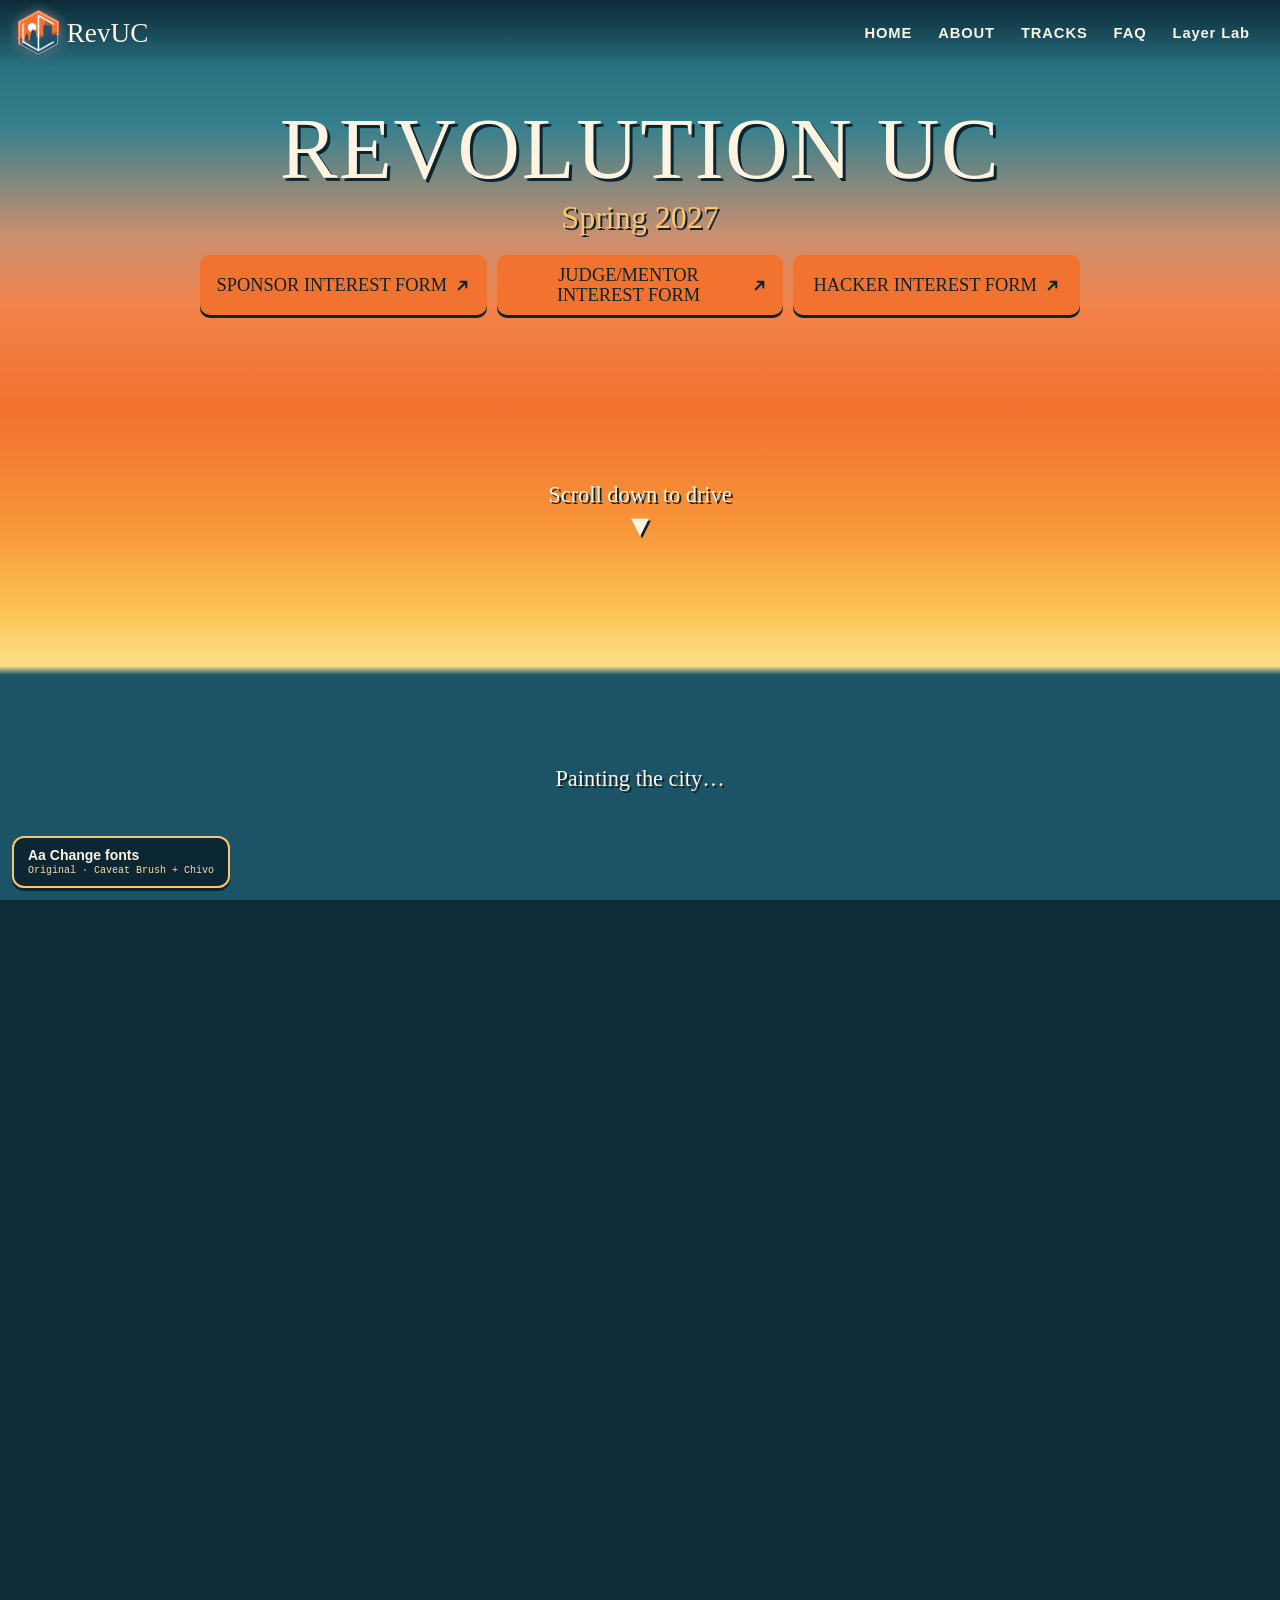
<file: old/aaaaa.html>
<!DOCTYPE html>
<html lang="en">
<head>
<meta charset="utf-8">
<meta name="viewport" content="width=device-width, initial-scale=1, viewport-fit=cover">
<title>RevUC – Cincinnati Painted Drive</title>
<link href="https://fonts.googleapis.com/css2?family=Caveat+Brush&family=Yellowtail&display=swap" rel="stylesheet">
<style>
/* VOICE: playful hackathon poster, painted Cincinnati at sunset
   IDEA: a drive through the city; signs on the roadside carry the event info
   PICTURE: the hand-painted parallax street (canvas) with HTML signs placed in the world
   COLOUR and TYPE: logo teal + sunset orange, Caveat Brush titles, Chivo/Helvetica body
   LAYOUT: desktop scrolls; phones and tablets swipe left; signs measured and scaled to fit every screen */
:root{--ink:#0f2b38;--orange:#f27230;--gold:#ffc46b;--paper:#fff3e2;--magenta:#c4501a;--glass:rgba(11,36,48,.86);
--px:"Caveat Brush","Comic Sans MS",cursive;color-scheme:dark}
*{box-sizing:border-box}
html,body{margin:0}
body{background:var(--ink);color:var(--paper);font-family:"Chivo","Helvetica Neue",Arial,sans-serif;overflow-x:hidden;-webkit-tap-highlight-color:transparent}
.swipe,.swipe body{height:100%;overflow:hidden;overscroll-behavior:none}
#track{height:650vh}
.swipe #track{height:100vh;height:100dvh}
#stage{position:sticky;top:0;height:100vh;height:100dvh;overflow:hidden;background:linear-gradient(#1d6275 0%,#35808c 14%,#c98f70 26%,#f2824a 34%,#f27230 46%,#f79439 58%,#fcc454 68%,#ffdf8a 74%,#1b5367 75%)}
.swipe #stage{touch-action:none;-webkit-user-select:none;user-select:none;cursor:grab}
.swipe #stage.dragging{cursor:grabbing}
#cv{position:absolute;left:0;top:0;width:100%;height:100%}
#skyband{position:absolute;left:0;top:0;pointer-events:none;will-change:transform}   /* painted dusk above the scene, same brush as the sky */
#blend{position:absolute;left:0;right:0;top:0;height:0;pointer-events:none;z-index:1;background:linear-gradient(rgba(29,98,117,.7) 0%,rgba(29,98,117,.35) 40%,rgba(29,98,117,0) 100%)}   /* melts the sky band into the painted sky */
#loading{position:absolute;left:50%;bottom:12vh;transform:translateX(-50%);z-index:9;font-family:var(--px);font-size:1.4rem;text-shadow:2px 2px 0 #0b2430;text-align:center;max-width:90vw}
button:focus-visible,input:focus-visible,a:focus-visible{outline:3px solid var(--gold);outline-offset:2px}

/* ---------- header + burger menu ---------- */
header{position:fixed;top:0;left:0;right:0;z-index:30;display:flex;justify-content:space-between;align-items:center;gap:12px;
  padding:calc(10px + env(safe-area-inset-top,0px)) max(18px,env(safe-area-inset-right,0px)) 10px max(18px,env(safe-area-inset-left,0px));
  background:linear-gradient(rgba(11,36,48,.9),rgba(11,36,48,0))}
.logo{font-family:var(--px);font-size:1.7rem;color:var(--paper);text-decoration:none;display:flex;align-items:center;gap:8px;white-space:nowrap}
.logo img.mark{height:46px;width:auto;display:block;filter:drop-shadow(0 0 6px rgba(255,255,255,.4)) drop-shadow(0 2px 3px rgba(0,0,0,.35))}
nav{display:flex;align-items:center;gap:2px}
nav a{color:var(--paper);text-decoration:none;font-weight:700;font-size:.92rem;letter-spacing:.06em;padding:10px 12px;border-radius:8px;white-space:nowrap}
nav a:hover,nav a:focus-visible{color:var(--gold);text-decoration:underline}
#burger{display:none;place-items:center;width:46px;height:46px;padding:0;border:2px solid rgba(255,243,226,.4);border-radius:12px;background:rgba(11,36,48,.65);cursor:pointer}
#burger span,#burger span::before,#burger span::after{display:block;width:22px;height:2.5px;border-radius:2px;background:var(--paper);transition:transform .25s,background .25s}
#burger span{position:relative}
#burger span::before,#burger span::after{content:"";position:absolute;left:0}
#burger span::before{top:-7px}#burger span::after{top:7px}
#burger[aria-expanded=true] span{background:transparent}
#burger[aria-expanded=true] span::before{transform:translateY(7px) rotate(45deg)}
#burger[aria-expanded=true] span::after{transform:translateY(-7px) rotate(-45deg)}
@media (max-width:860px){
  #burger{display:grid}
  nav{position:absolute;top:calc(100% - 2px);left:12px;right:12px;flex-direction:column;align-items:stretch;gap:0;padding:6px;
    background:#0b2430;border:3px solid var(--gold);border-radius:16px 22px 14px 24px;box-shadow:0 16px 34px rgba(0,0,0,.45);
    opacity:0;visibility:hidden;transform:translateY(-8px);transition:opacity .2s,transform .2s,visibility .2s}
  nav.open{opacity:1;visibility:visible;transform:none}
  nav a{font-size:1.15rem;padding:14px 16px;border-bottom:1px solid rgba(255,243,226,.12);border-radius:0}
  nav a:last-child{border-bottom:0}
  .logo{font-size:1.45rem}.logo img.mark{height:40px}
}
@media (min-width:521px) and (max-width:860px){nav{left:auto;width:300px}}

/* ---------- hero ---------- */
#hero{position:absolute;left:50%;top:max(80px,10vh);transform:translateX(-50%);width:min(920px,92vw);text-align:center;z-index:7}
#hero .hcard{padding:14px 18px 18px;border:2px solid transparent;border-radius:22px;transition:background .3s,border-color .3s}
/* when the title has to sit over the city (short screens), it gets a frosted glass card */
#hero.over .hcard{background:rgba(11,36,48,.62);border-color:rgba(255,196,107,.45);-webkit-backdrop-filter:blur(8px);backdrop-filter:blur(8px)}
#hero h1{font-family:var(--px);font-weight:400;font-size:clamp(2.8rem,8vw,5.4rem);line-height:1;letter-spacing:.02em;margin:0;text-shadow:3px 3px 0 #0b2430}
#hero .when{font-family:var(--px);font-size:clamp(1.4rem,3vw,2rem);line-height:1.2;color:var(--gold);margin:6px 0 0;text-shadow:2px 2px 0 #0b2430}
.cta{display:flex;flex-wrap:wrap;justify-content:center;gap:10px;margin-top:18px}
.cta a{flex:1 1 230px;max-width:290px;display:inline-flex;align-items:center;justify-content:center;gap:8px;min-height:50px;padding:10px 16px;border-radius:10px;
  background:var(--orange);color:#0b2430;text-decoration:none;font-family:var(--px);font-size:1.15rem;line-height:1.1;box-shadow:0 3px 0 #0b2430;transition:transform .15s,box-shadow .15s}
.cta a:hover{transform:translateY(-2px);box-shadow:0 5px 0 #0b2430}
.cta a:focus-visible{outline:3px solid var(--gold);outline-offset:3px}
.cta svg{flex:none;width:15px;height:15px}
.sr{position:absolute;width:1px;height:1px;overflow:hidden;clip:rect(0 0 0 0);white-space:nowrap}
@media (max-width:600px){.cta{flex-direction:column;align-items:stretch;gap:8px}.cta a{flex:none;max-width:none;min-height:46px}}
@media (max-height:540px){#hero{top:62px}#hero .hcard{padding:8px 12px 12px}#hero h1{font-size:2.2rem}#hero .when{font-size:1.15rem;margin-top:2px}.cta{margin-top:10px;gap:8px}.cta a{min-height:44px;font-size:1rem}}

/* ---------- gesture hint: the arrow always points the way your finger or wheel moves ---------- */
#hint{position:absolute;left:50%;top:60vh;transform:translate(-50%,-100%);z-index:7;display:flex;flex-direction:column;align-items:center;gap:2px;
  font-family:var(--px);font-size:1.4rem;text-shadow:2px 2px 0 #0b2430;white-space:nowrap;pointer-events:none}
#hint .dn{font-family:Arial,sans-serif;font-size:1.9rem;line-height:1;animation:nudge 1.1s ease-in-out infinite}
.swipe #hint{flex-direction:row-reverse;gap:10px}
.swipe #hint .dn{animation-name:nudgeL}
@keyframes nudge{50%{transform:translateY(10px)}}
@keyframes nudgeL{50%{transform:translateX(-12px)}}

/* ---------- "now passing" bar with previous / next stop ---------- */
#where{position:absolute;left:50%;top:calc(74px + env(safe-area-inset-top,0px));transform:translateX(-50%);z-index:8;width:min(92vw,400px);
  display:flex;align-items:center;gap:10px;padding:8px;background:rgba(11,36,48,.55);border:2px solid rgba(255,196,107,.55);border-radius:18px;opacity:0;pointer-events:none}
#where.on{pointer-events:auto}
#where .wt{flex:1;min-width:0;text-align:center}
#where small{display:block;font-size:.72rem;letter-spacing:.12em;text-transform:uppercase;color:#ffd9a0}
#where b{display:block;font-family:var(--px);font-weight:400;font-size:1.6rem;line-height:1.1;white-space:nowrap;overflow:hidden;text-overflow:ellipsis;text-shadow:2px 2px 0 #0b2430}
#where i{display:block;height:6px;border-radius:3px;background:rgba(255,255,255,.18);margin-top:6px;overflow:hidden}
#where u{display:block;height:100%;width:0;background:#ff7a3d;border-radius:3px}
#where button{flex:none;width:44px;height:44px;border:0;border-radius:50%;background:var(--orange);color:#0b2430;font-size:1rem;cursor:pointer;display:grid;place-items:center}
#where button svg{width:18px;height:18px}

/* ---------- roadside signs (placed in the world by the script, measured to fit) ---------- */
.o{position:absolute;left:0;top:0;transform-origin:50% 100%;translate:-50% -100%;z-index:4;display:none}
.swipe .o{cursor:pointer}
/* schedule signpost */
.sign{position:relative;width:460px;display:flex;flex-direction:column;align-items:center}
.sign::before{content:"";position:absolute;left:50%;top:60px;bottom:0;width:14px;margin-left:-7px;background:#0f3342;z-index:-1}
.hex{position:relative;width:250px;height:120px;background:var(--paper);clip-path:polygon(22% 0,78% 0,100% 50%,78% 100%,22% 100%,0 50%);display:grid;place-items:center}
.hex::before{content:"";position:absolute;inset:7px;background:var(--ink);clip-path:inherit}
.hex h2{position:relative;font-family:var(--px);font-weight:400;font-size:2rem;margin:0}
.arrows{display:grid;grid-template-columns:minmax(0,1fr) minmax(0,1fr);column-gap:34px;row-gap:12px;width:100%;margin-top:16px}
.arrow{background:var(--paper);color:var(--ink);padding:9px 14px;font-weight:700;font-size:14px;line-height:1.25}
.arrow b{display:block;font-size:12px;color:var(--magenta);white-space:nowrap}
.arrow.l{clip-path:polygon(0 50%,14px 0,100% 0,100% 100%,14px 100%);padding-left:24px;text-align:right}
.arrow.r{clip-path:polygon(0 0,calc(100% - 14px) 0,100% 50%,calc(100% - 14px) 100%,0 100%);padding-right:24px}
.stem{height:var(--pole,120px)}
/* about signpost */
.about{width:260px;display:flex;flex-direction:column;align-items:center}
.atag{width:100%;background:#fff3e2;color:#0b2430;border:4px solid #0f3342;border-radius:12px 20px 12px 22px;padding:10px 14px 12px;transform:rotate(-2deg)}
.atag h3{font-family:var(--px);font-weight:400;font-size:1.8rem;color:#1b5367;margin:0;line-height:1.1}
.atag p{margin:4px 0 0;font-size:.92rem;line-height:1.4}
.apole{width:12px;height:var(--pole,80px);background:#0f3342}
/* sponsors banner hanging over the bridge */
.spons{position:relative;width:var(--spw,560px);padding-top:40px}
.spons::before,.spons::after{content:"";position:absolute;top:0;width:5px;height:40px;background:#0f3342}
.spons::before{left:15%}.spons::after{right:15%}
.spons .bar{background:#0f3342;border:4px solid #f27230;border-radius:6px;padding:12px 16px 16px}
.spons h2{font-family:var(--px);font-weight:400;font-size:clamp(1.6rem,3vw,2.3rem);letter-spacing:.08em;text-align:center;margin:0 0 10px}
.logos{display:grid;grid-template-columns:repeat(4,minmax(0,1fr));gap:10px}
.logos div{height:clamp(52px,7vw,90px);background:var(--paper);color:var(--magenta);display:grid;place-items:center;font-weight:800;border-radius:4px}
/* subway-style map sign */
.subwrap{width:var(--mw,860px);display:flex;flex-direction:column;align-items:center}
.sub{position:relative;width:100%;background:#0f3342;border:6px solid #0b2430;border-radius:14px;padding-bottom:12px}
.subhead{display:flex;align-items:center;gap:12px;padding:10px 16px;background:#0b2430}
.bullet{flex:none;width:44px;height:44px;border-radius:50%;background:#f27230;color:#fff;display:grid;place-items:center;font-family:var(--px);font-size:1.8rem}
.sub h2{font-family:var(--px);font-weight:400;font-size:clamp(1.6rem,3.2vw,2.6rem);margin:0;color:#fff;line-height:1}
.dest{margin-left:auto;font-weight:700;font-size:.95rem;color:#ffe9a8;white-space:nowrap}
.sub .map{background:#fff;border:3px solid #1d1a26;border-radius:6px;margin:10px 12px 0}
.sub .map svg{width:100%;height:auto;display:block}
.sub .cap{margin:8px 16px 0;min-height:2.7em;color:#fff;font-size:15px;line-height:1.35}
.legs{position:relative;width:70%;height:var(--pole,60px)}
.legs i{position:absolute;top:0;bottom:0;width:14px;background:#0f3342}
.legs i:first-child{left:0}.legs i:last-child{right:0}
.road-line{fill:none;stroke:#1d1a26;stroke-width:7;stroke-linecap:round;stroke-linejoin:round}
.road-in{fill:none;stroke:#fff;stroke-width:3;stroke-linecap:round}
.node{cursor:pointer;outline:none}
.node circle{fill:#ffe9a8;stroke:#1d1a26;stroke-width:4;transition:fill .2s}
.node:hover circle,.node:focus-visible circle,.node.on circle{fill:#f27230}
.node text{font-weight:700;fill:#1d1a26;text-anchor:middle;paint-order:stroke;stroke:#fff;stroke-width:5px;stroke-linejoin:round}
/* phone-width sign layouts: one column, every schedule arrow points forward (the way you drive) */
.trk{width:520px;display:flex;flex-direction:column;align-items:center}
.tboard{width:100%;background:#0f3342;border:4px solid var(--gold);border-radius:10px;padding:12px 16px 12px}
.tboard h2,.fboard h2{font-family:var(--px);font-weight:400;font-size:2.2rem;line-height:1;margin:0 0 10px;text-align:center}
.tboard h2{letter-spacing:.08em}
.tboard ul{list-style:none;margin:0;padding:0;display:grid;grid-template-columns:minmax(0,1fr) minmax(0,1fr);gap:10px}
.tboard li{background:var(--paper);color:var(--ink);border-radius:6px;padding:9px 12px;font-size:13.5px;line-height:1.35}
.tboard li b{display:block;font-size:15px;color:var(--magenta)}
.sample{display:block;margin-top:8px;font-size:12px;text-align:center;color:#ffd9a0;opacity:.85}
.faqw{width:400px;display:flex;flex-direction:column;align-items:center}
.fboard{width:100%;background:#fff3e2;color:#0b2430;border:4px solid #0f3342;border-radius:12px 20px 12px 22px;padding:12px 16px 10px;transform:rotate(1.5deg)}
.fboard h2{color:#1b5367;text-align:left}
.fboard dl{margin:0}.fboard dt{font-weight:800;font-size:14.5px}.fboard dd{margin:0 0 8px;font-size:13.5px;line-height:1.4}
.fboard .sample{color:#6a5a4a;text-align:left;margin-top:2px}
.narrow .trk{width:300px}.narrow .tboard ul{grid-template-columns:minmax(0,1fr)}.narrow .faqw{width:290px}
.narrow .sign{width:300px}
.narrow .hex{width:210px;height:100px}
.narrow .arrows{grid-template-columns:minmax(0,1fr);row-gap:8px;width:262px}
.narrow .arrow.l{clip-path:polygon(0 0,calc(100% - 14px) 0,100% 50%,calc(100% - 14px) 100%,0 100%);padding-left:14px;padding-right:24px;text-align:left}
.narrow .about{width:240px}
.narrow .logos{grid-template-columns:repeat(2,minmax(0,1fr))}
.narrow .dest{display:none}
.narrow .bullet{width:36px;height:36px;font-size:1.5rem}

/* ---------- big readable view (tap a sign on touch screens) ---------- */
#modal{position:fixed;inset:0;z-index:60;background:rgba(11,36,48,.82);display:none;align-items:flex-end;justify-content:center;cursor:auto}
#modal.on{display:flex}
#modal .sheet{position:relative;width:100%;max-width:760px;max-height:90vh;max-height:90dvh;overflow:auto;touch-action:pan-y;overscroll-behavior:contain;
  background:#fff3e2;color:#0b2430;border-radius:22px 22px 0 0;padding:18px 18px calc(26px + env(safe-area-inset-bottom,0px))}
@media (min-width:761px){#modal{align-items:center;padding:20px}#modal .sheet{border-radius:22px}}
#modal h2{font-family:var(--px);font-weight:400;font-size:2.3rem;color:#1b5367;margin:0 48px 10px 0;line-height:1}
#mclose{position:absolute;right:12px;top:12px;z-index:2;width:44px;height:44px;border:0;border-radius:50%;background:#0f3342;color:#fff;font-size:1.1rem;cursor:pointer}
#modal .big{font-size:1.15rem;line-height:1.5;margin:0}
.sch{list-style:none;margin:0;padding:0}.sch li{padding:10px 12px;margin:8px 0;background:#fff;border-left:6px solid #f27230;border-radius:8px;font-size:1.1rem}.sch b{display:block;font-size:.85rem;color:#c4501a}
.spgrid{display:grid;grid-template-columns:repeat(2,minmax(0,1fr));gap:10px}.spgrid div{height:92px;display:grid;place-items:center;background:#fff;border:3px solid #0f3342;border-radius:10px;font-weight:800;color:#1b5367}

/* ---------- roadside signs in the spirit of Cincinnati's vintage signs: enamel, bulbs, script, neon, marquee letters ---------- */
.bulbs{padding:11px;border-radius:14px;background:radial-gradient(circle,#fffbe6 0 1.5px,#ffd36a 2px 3px,rgba(255,211,106,0) 3.6px) center/13px 13px space,linear-gradient(#b8892a,#7d5a14);
  box-shadow:inset 0 0 0 2px #4a3410,0 0 16px rgba(255,196,90,.28)}
.script{font-family:"Yellowtail","Brush Script MT",cursive;font-weight:400;line-height:1;margin:0}
.post{position:relative;width:20px;height:var(--pole,90px);background:linear-gradient(90deg,#0b2c31,#1f5d63 28%,#2f8084 50%,#1f5d63 72%,#0b2c31)}
.post::after{content:"";position:absolute;inset:0;background:repeating-linear-gradient(90deg,transparent 0 4px,rgba(0,0,0,.2) 4px 5px)}
.post.warm{background:linear-gradient(90deg,#7a2c0e,#e2622a 30%,#f79a52 50%,#e2622a 70%,#7a2c0e)}
.post.thin{width:12px}
/* About us: cream enamel board, script title, mint skyline strip, bulb-framed text */
.s-about{width:300px;display:flex;flex-direction:column;align-items:center}
.enamel{position:relative;z-index:1;width:100%;background:linear-gradient(#fffaf0,#f1e4c6);border:5px solid #12383f;border-radius:8px;overflow:hidden;
  box-shadow:inset 0 0 0 3px #f6ecd6,inset 0 0 0 5px #c9a24a,0 6px 0 rgba(11,36,48,.35);padding:12px 16px 0}
.enamel .script{font-size:50px;color:#14363d;text-shadow:2px 2px 0 #fff,3px 3px 0 rgba(20,54,61,.2);transform:rotate(-5deg);transform-origin:left center;margin:2px 0 8px 2px}
.skyl{display:block;width:calc(100% + 32px);height:44px;margin:0 -16px}
.s-about .bulbs{width:90%;margin-top:-3px;border-radius:0 0 12px 12px}
.s-about .in{background:#fff3e2;border-radius:4px;padding:10px 14px;color:#0b2430;font-size:14.5px;line-height:1.45;box-shadow:inset 0 0 0 2px #c9a24a}
.s-about .in p{margin:0}
/* Schedule: green script arrow sign with a star topper, times on a changeable-letter marquee */
.s-sched{width:380px;display:flex;flex-direction:column;align-items:center}
.topper{display:block;width:48px;height:48px;margin:0 0 -8px -230px;position:relative;z-index:2;filter:drop-shadow(0 0 6px rgba(255,207,90,.55))}
.arrowsign{position:relative;width:86%;margin-right:26px}
.arrowsign .in{background:linear-gradient(#22644f,#164839);border-radius:6px;padding:8px 18px 12px;box-shadow:inset 0 0 0 2px #0d3126;text-align:center}
.arrowsign .script{font-size:54px;color:#fff1b8;text-shadow:0 0 10px rgba(255,220,120,.45),2px 3px 0 #0d3126}
.tip{position:absolute;right:-30px;top:50%;width:42px;height:46px;transform:translateY(-50%);background:linear-gradient(#ffd770,#e9a92a);
  clip-path:polygon(0 28%,52% 28%,52% 0,100% 50%,52% 100%,52% 72%,0 72%);filter:drop-shadow(0 0 6px rgba(255,207,90,.6))}
.board{width:94%;margin-top:10px;border:6px solid #f2b63a;border-radius:4px;box-shadow:inset 0 0 0 2px #c48a1c,0 5px 0 rgba(11,36,48,.3);
  background:repeating-linear-gradient(#fbf7ec 0 25px,#d8d0bd 25px 26px);padding:0 12px}
.board ul{list-style:none;margin:0;padding:0}
.board li{display:flex;justify-content:space-between;gap:12px;font:900 13px/26px "Arial Black","Arial Bold",Arial,sans-serif;letter-spacing:.04em;text-transform:uppercase;color:#14181c;white-space:nowrap}
.board li b{color:#b3261e;font-weight:900}
/* Sponsors: neon script over the bridge, enamel logo plates */
.s-spon{position:relative;width:var(--spw,560px);padding-top:40px}
.s-spon::before,.s-spon::after{content:"";position:absolute;top:0;width:4px;height:42px;background:#0f3342}
.s-spon::before{left:15%}.s-spon::after{right:15%}
.neonbox{background:radial-gradient(120% 140% at 50% 0,#173844,#0a1b22);border-radius:12px;padding:12px 18px 18px;
  box-shadow:0 0 0 3px #ffb08a,0 0 0 6px #0a1b22,0 0 20px rgba(255,122,61,.5),inset 0 0 20px rgba(255,122,61,.22)}
.neon{font-size:clamp(2.3rem,4vw,3.3rem);text-align:center;margin:0 0 12px;color:#fff4ec;text-shadow:0 0 2px #fff,0 0 8px #ff9a5a,0 0 18px #ff6a2a,0 0 34px #ff4a1a}
.s-spon .logos{display:grid;grid-template-columns:repeat(4,minmax(0,1fr));gap:12px}
.s-spon .logos div{height:clamp(52px,6vw,82px);display:grid;place-items:center;border-radius:6px;background:linear-gradient(#fffaf0,#eee0c0);
  box-shadow:inset 0 0 0 2px #c9a24a;font:800 15px Arial,sans-serif;letter-spacing:.06em;color:#1b5367}
/* Tracks: motel-style marquee, a red letter tile for each letter */
.s-trk{width:540px;display:flex;flex-direction:column;align-items:center}
.s-trk .bulbs{width:100%}
.s-trk .in{background:linear-gradient(#123a46,#0c2a33);border-radius:6px;padding:14px 16px 10px;box-shadow:inset 0 0 0 2px #071a20}
.tiles{display:flex;justify-content:center;gap:6px;margin:0 0 14px}
.tiles span{width:40px;height:48px;display:grid;place-items:center;border-radius:4px;background:linear-gradient(#fffaf0,#ece0c4);
  box-shadow:inset 0 0 0 2px #c9a24a,0 3px 0 rgba(0,0,0,.35);font:900 30px/1 "Arial Black","Arial Bold",Arial,sans-serif;color:#c4302b}
.s-trk ul{list-style:none;margin:0;padding:0;display:grid;grid-template-columns:minmax(0,1fr) minmax(0,1fr);gap:10px}
.s-trk li{border:1.5px solid rgba(255,196,107,.55);border-radius:8px;padding:9px 12px;color:#fff3e2;font-size:13.5px;line-height:1.35;background:rgba(255,243,226,.05)}
.s-trk li b{display:block;font-size:15px;color:#ffc46b}
.s-trk .legs i{width:18px;background:linear-gradient(90deg,#0b2c31,#1f5d63 28%,#2f8084 50%,#1f5d63 72%,#0b2c31)}
/* FAQ: iridescent rooftop letters on a steel truss, then a clean answer panel */
.s-faq{width:420px;display:flex;flex-direction:column;align-items:center}
.truss{width:100%;padding:6px 12px 4px;text-align:center;border-top:2px solid rgba(205,220,225,.75);border-bottom:2px solid rgba(205,220,225,.75);
  background:repeating-linear-gradient(90deg,transparent 0 22px,rgba(205,220,225,.5) 22px 24px),linear-gradient(transparent calc(50% - 1px),rgba(205,220,225,.5) calc(50% - 1px) calc(50% + 1px),transparent calc(50% + 1px))}
.iri{display:inline-block;font:900 66px/1 "Arial Black","Arial Bold",Arial,sans-serif;letter-spacing:.06em;
  background:linear-gradient(100deg,#ff9a5a 0%,#ffd27a 22%,#7fd3e0 46%,#9b8cff 68%,#ff7ab0 90%);-webkit-background-clip:text;background-clip:text;color:transparent;
  -webkit-text-stroke:3px #fff;paint-order:stroke fill;filter:drop-shadow(0 3px 0 rgba(11,36,48,.45))}
.fpanel{width:100%;margin-top:8px;background:linear-gradient(#123a46,#0c2a33);border-radius:10px;padding:12px 16px 8px;color:#fff3e2;box-shadow:inset 0 0 0 2px #2c6e8a,0 6px 0 rgba(11,36,48,.35)}
.fpanel dl{margin:0}.fpanel dt{font-weight:800;font-size:14.5px;color:#ffc46b}.fpanel dd{margin:0 0 8px;font-size:13.5px;line-height:1.4}
.s-faq .sample,.s-trk .sample{color:#ffd9a0;opacity:.8;text-align:center;display:block;font-size:12px;margin-top:6px}
.s-faq .post{margin-top:-1px}
/* Explore map: same family (script title, gold pin line, ribbed legs) */
.sub{box-shadow:inset 0 0 0 2px #c9a24a}
.sub h2{font-family:"Yellowtail","Brush Script MT",cursive;color:#fff1b8!important;text-shadow:0 0 10px rgba(255,220,120,.35)}
.legs i{background:linear-gradient(90deg,#0b2c31,#1f5d63 28%,#2f8084 50%,#1f5d63 72%,#0b2c31)}
/* phones */
.narrow .s-about{width:262px}.narrow .enamel .script{font-size:42px}
.narrow .s-sched{width:300px}.narrow .topper{margin-left:-180px;width:40px;height:40px}.narrow .arrowsign .script{font-size:44px}
.narrow .board{background:repeating-linear-gradient(#fbf7ec 0 37px,#d8d0bd 37px 38px)}.narrow .board li{display:block;line-height:16px;padding:3px 0 2px;font-size:11.5px;white-space:normal}.narrow .board li b{display:block}
.narrow .s-spon .logos{grid-template-columns:repeat(2,minmax(0,1fr))}
.narrow .s-trk{width:300px}.narrow .tiles span{width:32px;height:40px;font-size:23px}.narrow .s-trk ul{grid-template-columns:minmax(0,1fr)}
.narrow .s-faq{width:300px}.narrow .iri{font-size:52px}
@media (prefers-reduced-motion:no-preference){.bulbs{animation:twinkle 2.4s steps(2) infinite}}
@keyframes twinkle{50%{box-shadow:inset 0 0 0 2px #4a3410,0 0 22px rgba(255,196,90,.42)}}
#modal dl{margin:0}#modal dt{font-weight:800;font-size:1.1rem;margin-top:12px}#modal dd{margin:2px 0 0;font-size:1.05rem;line-height:1.45}
#modal .note{font-size:.85rem;color:#6a5a4a;margin:14px 0 0}
#subway.inmodal{position:static;translate:none;transform:none!important;display:block!important;cursor:auto}
#subway.inmodal .subwrap{width:100%}
#subway.inmodal .sub{margin-top:52px}
#subway.inmodal .legs{display:none}

#subway.short .cap,#subway.short .dest,#subway.mnarrow .dest{display:none}
#subway.short .subhead{padding:6px 12px;gap:10px}#subway.short .bullet{width:30px;height:30px;font-size:1.3rem}#subway.short .sub h2{font-size:1.5rem}#subway.short .sub{padding-bottom:8px}#subway.short .sub .map{margin-top:8px}
#subway.inmodal .cap{display:block}
#modal .sub h2{color:#fff;font-size:1.8rem;margin:0}
@media (prefers-reduced-motion:reduce){#hint .dn{animation:none}#burger span,#burger span::before,#burger span::after,nav{transition:none}}
</style>
</head>
<body>
<header>
  <a class="logo" href="#start"><img class="mark" src="[data-uri]" alt="RevUC logo">RevUC</a>
  <nav id="nav" aria-label="Main"><a href="#start">HOME</a><a href="#about">ABOUT</a><a href="#tracks">TRACKS</a><a href="#faq">FAQ</a><a href="LayerLab.html">Layer Lab</a></nav>
  <button id="burger" type="button" aria-label="Menu" aria-expanded="false" aria-controls="nav"><span></span></button>
</header>
<main>
<div id="track">
 <div id="stage">
  <canvas id="skyband" aria-hidden="true"></canvas>
  <canvas id="cv" aria-label="Hand-painted Cincinnati street at sunset with a car driving right"></canvas>
  <div id="blend" aria-hidden="true"></div>

  <div class="o" id="sched"><div class="s-sched"><svg class="topper" viewBox="0 0 48 48" aria-hidden="true"><g fill="none" stroke="#ffd770" stroke-width="2" stroke-linecap="round"><path d="M24 2v8M24 38v8M2 24h8M38 24h8M8.5 8.5l5.6 5.6M33.9 33.9l5.6 5.6M39.5 8.5l-5.6 5.6M14.1 33.9l-5.6 5.6"/></g><path d="M24 12l3.4 8.6L36 24l-8.6 3.4L24 36l-3.4-8.6L12 24l8.6-3.4z" fill="#ffd770" stroke="#b8892a" stroke-width="1"/></svg>
    <div class="arrowsign"><div class="bulbs"><div class="in"><h2 class="script">Schedule</h2></div></div><span class="tip" aria-hidden="true"></span></div>
    <div class="board"><ul>
      <li><b>Fri 6–8 PM</b><span>Check-in &amp; dinner</span></li><li><b>Fri 9 PM</b><span>Opening &amp; mixer</span></li>
      <li><b>Sat 10 AM–12 PM</b><span>Workshops</span></li><li><b>Sun 11 AM</b><span>Demos &amp; awards</span></li></ul></div>
    <div class="post warm"></div></div></div>

  <div class="o" id="spon"><div class="s-spon"><div class="neonbox"><h2 class="script neon">Our Sponsors</h2><div class="logos"><div>LOGO</div><div>LOGO</div><div>LOGO</div><div>LOGO</div></div></div></div></div>

  <div class="o" id="subway"><div class="subwrap"><div class="sub">
    <div class="subhead"><span class="bullet">R</span><h2>Explore Rev UC</h2><span class="dest">Express to 1819 Innovation Hub ▶</span></div>
    <div class="map"><svg viewBox="0 0 800 420" role="img" aria-label="Map of the venue">
      <path id="route" class="road-line" d="M120 100 C220 110 260 150 340 130 S470 110 540 150 S680 250 640 300 S520 300 450 280 S330 290 260 340 S160 350 150 270 S200 220 270 215 S380 200 440 230"/>
      <path class="road-in" d="M120 100 C220 110 260 150 340 130 S470 110 540 150 S680 250 640 300 S520 300 450 280 S330 290 260 340 S160 350 150 270 S200 220 270 215 S380 200 440 230"/>
      <g id="train">
      <g><animateMotion dur="18s" begin="0s" repeatCount="indefinite" rotate="auto"><mpath href="#route"/></animateMotion>
        <animate attributeName="opacity" values="0;1;1;0" keyTimes="0;.04;.96;1" dur="18s" begin="0s" repeatCount="indefinite"/>
        <rect x="-13" y="-8" width="26" height="16" rx="3" fill="#1b5367" stroke="#1d1a26" stroke-width="3"/><rect x="-8" y="-4" width="5" height="5" fill="#fff"/><rect x="2" y="-4" width="5" height="5" fill="#fff"/></g>
      <g><animateMotion dur="18s" begin="-0.45s" repeatCount="indefinite" rotate="auto"><mpath href="#route"/></animateMotion>
        <animate attributeName="opacity" values="0;1;1;0" keyTimes="0;.04;.96;1" dur="18s" begin="-0.45s" repeatCount="indefinite"/>
        <rect x="-13" y="-8" width="26" height="16" rx="3" fill="#f27230" stroke="#1d1a26" stroke-width="3"/><rect x="-8" y="-4" width="5" height="5" fill="#fff"/><rect x="2" y="-4" width="5" height="5" fill="#fff"/></g>
      <g><animateMotion dur="18s" begin="-0.9s" repeatCount="indefinite" rotate="auto"><mpath href="#route"/></animateMotion>
        <animate attributeName="opacity" values="0;1;1;0" keyTimes="0;.04;.96;1" dur="18s" begin="-0.9s" repeatCount="indefinite"/>
        <rect x="-14" y="-8" width="28" height="16" rx="6" fill="#f6c945" stroke="#1d1a26" stroke-width="3"/><rect x="-4" y="-4" width="5" height="5" fill="#fff"/><rect x="5" y="-4" width="6" height="5" fill="#8fe3f0"/></g>
      </g>
      <!-- Stops: data-t is the text shown when a stop is tapped; data-p puts the label above (a) or below (b) -->
      <g id="nodes">
      <g class="node" tabindex="0" data-p="a" data-t="Check-in: pick up your badge and meet your team."><circle cx="120" cy="100" r="16"/><text>Check-in</text></g>
      <g class="node" tabindex="0" data-p="a" data-t="Hacking floor: where teams build for the whole event."><circle cx="340" cy="130" r="16"/><text>Hack floor</text></g>
      <g class="node" tabindex="0" data-p="a" data-t="Workshops: short sessions on tools, APIs, and design."><circle cx="540" cy="150" r="16"/><text>Workshops</text></g>
      <g class="node" tabindex="0" data-p="b" data-t="Food and rest: meals, snacks, and a quiet corner."><circle cx="640" cy="300" r="16"/><text>Food + rest</text></g>
      <g class="node" tabindex="0" data-p="b" data-t="Mentors: drop in for help on a stuck project."><circle cx="260" cy="340" r="16"/><text>Mentors</text></g>
      <g class="node" tabindex="0" data-p="b" data-t="Demo stage: show what you built and meet the judges."><circle cx="440" cy="230" r="16"/><text>Demos</text></g>
      </g>
    </svg></div>
    <div class="cap" id="cap" aria-live="polite">Tap a stop to see what happens there.</div>
  </div><div class="legs"><i></i><i></i></div></div></div>

  <div class="o" id="tracks"><div class="s-trk"><div class="bulbs"><div class="in">
    <div class="tiles" aria-label="Tracks"><span>T</span><span>R</span><span>A</span><span>C</span><span>K</span><span>S</span></div><ul>
    <li><b>Beginner</b>First hackathon? Build with a mentor beside you.</li>
    <li><b>Sustainability</b>Tools for a greener Cincinnati.</li>
    <li><b>Health &amp; wellbeing</b>Apps that help people feel better.</li>
    <li><b>Open innovation</b>Anything you can dream up and ship.</li>
    </ul><small class="sample">Sample tracks: replace with the final list</small></div></div><div class="legs"><i></i><i></i></div></div></div>

  <div class="o" id="faq"><div class="s-faq"><div class="truss"><span class="iri">FAQ</span></div><div class="fpanel"><dl>
    <dt>Who can join?</dt><dd>Students of every major and skill level.</dd>
    <dt>Do I need a team?</dt><dd>No. Come solo and find one at the mixer.</dd>
    <dt>What should I bring?</dt><dd>A laptop, a charger and an idea or two.</dd>
    <dt>Never hacked before?</dt><dd>Perfect. Workshops and mentors get you started.</dd>
    </dl><small class="sample">Sample answers: replace with the final FAQ</small></div><div class="post thin"></div></div></div>

  <div class="o" id="about"><div class="s-about"><div class="enamel"><h3 class="script">About us</h3><svg class="skyl" viewBox="0 0 300 46" preserveAspectRatio="none" aria-hidden="true"><defs><pattern id="skw" width="6" height="7" patternUnits="userSpaceOnUse"><rect x="2" y="2" width="1.6" height="2.4" fill="#2c8463"/></pattern></defs><rect width="300" height="46" fill="#dff3e6"/><path d="M0 32h10v14h-10zM10 26h12v20h-12zM24 34h10v12h-10zM36 22h14v24h-14zM52 30h9v16h-9zM63 18h12v28h-12zM77 28h10v18h-10zM90 24h16v22h-16zM108 16h11v30h-11zM121 32h9v14h-9zM132 20h14v26h-14zM148 28h10v18h-10zM160 22h12v24h-12zM174 30h10v16h-10zM186 18h14v28h-14zM202 26h11v20h-11zM215 32h10v14h-10zM227 20h16v26h-16zM245 28h10v18h-10zM257 24h12v22h-12zM271 30h10v16h-10zM283 22h17v24h-17z" fill="#9edcbc"/><path d="M0 36h18v10h-18zM18 30h14v16h-14zM34 34h20v12h-20zM56 24h12v22h-12zM70 32h16v14h-16zM88 28h10v18h-10zM162 30h14v16h-14zM178 34h12v12h-12zM232 28h16v18h-16zM250 34h14v12h-14zM266 26h12v20h-12zM280 32h20v14h-20zM118 46V22h4v-8h3v-6h2v-6h1v6h2v6h3v8h4v24zM100 46V18h2l2-4 2 4h2v28zM196 46v-10a16 16 0 0 1 32 0v10z" fill="#5fbf92"/><path d="M0 36h18v10h-18zM18 30h14v16h-14zM34 34h20v12h-20zM56 24h12v22h-12zM70 32h16v14h-16zM88 28h10v18h-10zM162 30h14v16h-14zM178 34h12v12h-12zM232 28h16v18h-16zM250 34h14v12h-14zM266 26h12v20h-12zM280 32h20v14h-20zM118 46V22h4v-8h3v-6h2v-6h1v6h2v6h3v8h4v24zM100 46V18h2l2-4 2 4h2v28zM196 46v-10a16 16 0 0 1 32 0v10z" fill="url(#skw)" opacity=".7"/><rect y="44" width="300" height="2" fill="#2c8463"/></svg></div>
    <div class="bulbs"><div class="in"><p>RevolutionUC is UC’s student-run hackathon. Build, learn and ship something in a weekend. All majors welcome.</p></div></div>
    <div class="post"></div></div></div>

  <div id="where">
    <button id="prevStop" type="button" aria-label="Previous stop"><svg viewBox="0 0 20 20" aria-hidden="true"><path d="M13 3 5 10l8 7" fill="none" stroke="currentColor" stroke-width="3" stroke-linecap="round" stroke-linejoin="round"/></svg></button>
    <div class="wt"><small>Now passing</small><b id="whereTxt">Downtown Cincinnati</b><i><u id="prog"></u></i></div>
    <button id="nextStop" type="button" aria-label="Next stop"><svg viewBox="0 0 20 20" aria-hidden="true"><path d="M7 3l8 7-8 7" fill="none" stroke="currentColor" stroke-width="3" stroke-linecap="round" stroke-linejoin="round"/></svg></button>
  </div>

  <div id="hero"><div class="hcard">
    <h1>REVOLUTION UC</h1>
    <p class="when">Spring 2027</p>
    <div class="cta">
      <a href="https://www.revolutionuc.com/sponsor-interest" target="_blank" rel="noopener">SPONSOR INTEREST FORM<svg viewBox="0 0 16 16" aria-hidden="true"><path d="M4 12 12 4M6 4h6v6" fill="none" stroke="currentColor" stroke-width="2.2" stroke-linecap="round" stroke-linejoin="round"/></svg><span class="sr"> (opens in a new tab)</span></a>
      <a href="https://www.revolutionuc.com/judge-mentor-interest" target="_blank" rel="noopener">JUDGE/MENTOR INTEREST FORM<svg viewBox="0 0 16 16" aria-hidden="true"><path d="M4 12 12 4M6 4h6v6" fill="none" stroke="currentColor" stroke-width="2.2" stroke-linecap="round" stroke-linejoin="round"/></svg><span class="sr"> (opens in a new tab)</span></a>
      <a href="https://www.revolutionuc.com/interest" target="_blank" rel="noopener">HACKER INTEREST FORM<svg viewBox="0 0 16 16" aria-hidden="true"><path d="M4 12 12 4M6 4h6v6" fill="none" stroke="currentColor" stroke-width="2.2" stroke-linecap="round" stroke-linejoin="round"/></svg><span class="sr"> (opens in a new tab)</span></a>
    </div>
  </div></div>
  <div id="loading">Painting the city…</div>
  <div id="modal" role="dialog" aria-modal="true" aria-labelledby="mtitle"><div class="sheet"><button id="mclose" type="button" aria-label="Close">✕</button><h2 id="mtitle"></h2><div id="mbody"></div></div></div>
  <div id="hint"><span id="hintTxt">Scroll down to drive</span><span class="dn" id="hintArr" aria-hidden="true">▼</span></div>
 </div>
</div>
</main>
<script>
(function(){
/* SWIPE = touch screens and narrow windows drive by swiping left; wide mouse screens drive by scrolling down */
var COARSE=matchMedia('(pointer:coarse)').matches,SWIPE=COARSE||innerWidth<760;
if(SWIPE)document.documentElement.classList.add('swipe');
if(!COARSE)matchMedia('(max-width:759px)').addEventListener('change',function(){location.reload()});   // crossing the breakpoint switches modes
var $=function(i){return document.getElementById(i)};
/* ========== SETTINGS ==========
   Everything is drawn in "units" on a canvas that is 180 units tall (VH).
   GY = ground line under the buildings, RD = top of the road, WL = total world length. */
var VH=180,GY=138,RD=148,WL=3800,RS=3;
var cv=document.getElementById('cv'),g=cv.getContext('2d'),track=document.getElementById('track'),
    hero=document.getElementById('hero'),hint=document.getElementById('hint'),
    sched=document.getElementById('sched'),spon=document.getElementById('spon'),subw=document.getElementById('subway'),about=document.getElementById('about'),stage=document.getElementById('stage'),where=document.getElementById('where'),whereTxt=document.getElementById('whereTxt'),prog=document.getElementById('prog');
var W,H,VW,U,OFF=0,DPR,camMax,camS=0,SX,PX,BX,AX,seed=5,FAR=[],MID=[],gaps=[],cars=[],BR={},t=0,pr=0,vel=0,S={},LM={},grain;

/* ====================================================================
   IMAGE SWAP POINTS  (put your own artwork here)
   --------------------------------------------------------------------
   Everything on screen is painted by code at startup. To use an image
   instead, set the matching entry below to a URL. Leave null to keep the
   painted version. Each image is auto-fitted: it is scaled to the layer's
   height and repeated sideways, so a wide panorama that tiles works best.
   (Tiles, sprites and the paper grain are stretched to their exact size.)

   In a published artifact, remote URLs are blocked: use a data: URL
   ('data:image/png;base64,....'). On your own site, use normal paths
   such as 'img/far.png'.

   LAYER ORDER (back to front)      parallax   export size (3 px per unit)
     1  sky       sunset bands, clouds     2%   any width x 540 px
     2  sun       sun disc + halo          3%   240 x 240 px
     3  far       far skyline + towers    10%   any width x 540 px
     4  midfar    Union Terminal          22%   any width x 540 px
     5  mid       street buildings, Fountain Square, UC, 1819 Hub   55%   any width x 540 px
     6  bridge    Roebling Bridge        100%   3060 x 540 px (world strip)
     7  walk      sidewalk + lamps       100%   1080 x 150 px (tile, repeats every 360 units)
     8  road      asphalt                100%   1080 x 96 px  (tile, repeats every 360 units)
     9  cars      7 sprites, facing right       102 x 60 px each (index 6 = player's car)
    10  glow      soft light sprite (lamps, windows)   102 x 102 px
    11  grain     paper texture over everything   any square, repeats
   ==================================================================== */
var IMAGES={sky:null,sun:null,far:null,midfar:null,mid:null,bridge:null,walk:null,road:null,
            cars:[null,null,null,null,null,null,null],glow:null,grain:null};
/* Effects that are drawn by code at fixed spots (flashing windows, tower glows, fountain spray).
   They switch off automatically when you replace the layer they sit on, so they don't float in the wrong place. */
var FX={windows:true,glow:true,spray:true};
/* Q = scroll progress (0 to 1) at which each landmark is centered on screen */
var Q={carew:.08,fifth:.14,gat:.18,pnc:.22,scripps:.26,ws:.30,fs:.09,sch:.24,about:.29,br:.34,trk:.6,ut:.66,faq:.72,uc:.80,sub:.86};
function rnd(){seed=(seed*16807)%2147483647;return seed/2147483647}
function hh(a,b){var n=Math.sin(a*12.9898+b*78.233)*43758.5453;return n-Math.floor(n)}
function mod(a,n){return((a%n)+n)%n}
function cl(v){return v<0?0:v>255?255:v|0}
function jit(col,k){if(col.charAt(0)!=='#')return col;var n=parseInt(col.slice(1),16),d=(rnd()-.5)*k;return'rgb('+cl((n>>16)+d)+','+cl((n>>8&255)+d)+','+cl((n&255)+d)+')'}
function dk(col,k){var n=parseInt(col.slice(1),16);return'rgb('+cl((n>>16)-k)+','+cl((n>>8&255)-k)+','+cl((n&255)-k)+')'}
function mk(w,h){var c=document.createElement('canvas');c.width=Math.ceil(w*RS);c.height=Math.ceil(h*RS);var x=c.getContext('2d');x.scale(RS,RS);return{c:c,x:x}}

/* ========== BRUSH HELPERS (the painted look) ========== */
function poly(c,x,y,w,h,col,wb,a){var J=function(){return(rnd()-.5)*2*wb},i;c.globalAlpha=a==null?1:a;c.fillStyle=col;c.beginPath();c.moveTo(x+J(),y+J());
  for(i=x;i<x+w;i+=3)c.lineTo(i,y+J());for(i=y;i<y+h;i+=3)c.lineTo(x+w+J(),i);for(i=x+w;i>x;i-=3)c.lineTo(i,y+h+J());for(i=y+h;i>y;i-=3)c.lineTo(x+J(),i);c.closePath();c.fill();c.globalAlpha=1}
function strokes(c,x,y,w,h,col,n,len,a,th){c.globalAlpha=a;for(var i=0;i<n;i++){var l=len*(.5+rnd());c.fillStyle=jit(col,50);c.fillRect(x+rnd()*Math.max(1,w-l),y+rnd()*h,l,th*(.6+rnd()))}c.globalAlpha=1}
function wall(c,x,y,w,h,col){poly(c,x,y,w,h,col,.7);strokes(c,x,y,w,h,col,w*h/10,9,.35,1.3);strokes(c,x,y,w,h,dk(col,45),w*h/38,5,.3,.7)}
function leaf(c,x,y,r,col,a){c.save();c.translate(x,y);c.rotate(rnd()*3.14);c.globalAlpha=a;c.fillStyle=col;c.beginPath();c.ellipse(0,0,r,r*.55,0,0,6.283);c.fill();c.restore();c.globalAlpha=1}
function foliage(c,x,y,w,h,cols,fl,sp){var n=w*h/4|0,i,a,r;
  for(i=0;i<n;i++){a=rnd()*6.283;r=Math.sqrt(rnd());leaf(c,x+w/2+Math.cos(a)*r*w/2,y+h/2+Math.sin(a)*r*h/2,1.1+rnd()*1.6,jit(cols[rnd()*cols.length|0],44),.93)}
  for(i=0;i<n/6;i++){a=rnd()*6.283;r=Math.sqrt(rnd());leaf(c,x+w/2+Math.cos(a)*r*w/2,y+h/2+Math.sin(a)*r*h/2,.6+rnd()*.5,(sp||'#1c2a24'),.55)}
  if(fl)for(i=0;i<n/5;i++){a=rnd()*6.283;r=Math.sqrt(rnd());c.fillStyle=fl[rnd()*fl.length|0];c.beginPath();c.arc(x+w/2+Math.cos(a)*r*w/2,y+h/2+Math.sin(a)*r*h/2,.7+rnd()*.5,0,6.283);c.fill()}}
function circ(c,cx,cy,r,col,a){c.globalAlpha=a;c.fillStyle=col;c.beginPath();for(var i=0;i<18;i++){var an=i/18*6.283,rr=r*(1+(rnd()-.5)*.07);c.lineTo(cx+Math.cos(an)*rr,cy+Math.sin(an)*rr)}c.closePath();c.fill();c.globalAlpha=1}

/* Ginkgo street tree: brown trunk that forks, round canopy of yellow fan-shaped leaves.
   x = trunk center, base = ground y, h = total height in units. Reuse it in any layer you paint. */
var GINK=['#f7c531','#ffd84a','#f0a81e','#ffe27a','#e8941a'];
function ginkgo(c,x,base,h){var w=h*.66;
  poly(c,x-1.6,base-h*.5,3.2,h*.5,'#5a3a22',.3);
  c.strokeStyle='#5a3a22';c.lineWidth=1.1;c.beginPath();c.moveTo(x,base-h*.45);c.lineTo(x-w*.28,base-h*.7);c.moveTo(x,base-h*.45);c.lineTo(x+w*.28,base-h*.7);c.stroke();
  foliage(c,x-w/2,base-h,w,h*.66,GINK,['#fff0b8','#ffe27a'],'#8a5a12')}

/* ========== BUILD: lay out the world (positions only, no drawing) ========== */
function build(){
  seed=5;camMax=WL-VW;var x=-10,L=camMax*.1+VW+60,i;FAR=[];
  // generic far skyline filler
  while(x<L){var w=9+(rnd()*12|0),h=22+(rnd()*48|0),b={x:x,w:w,h:h,win:[]};
    for(var wy=GY-h+4;wy<GY-30;wy+=5)for(var wx=2;wx<w-2;wx+=4)if(rnd()<.16)b.win.push(wx,wy,rnd()*9|0);
    FAR.push(b);x+=w+(rnd()*3|0)}
  // named downtown towers sit on the far layer (moves at 10% of the car's speed)
  ['carew','fifth','gat','pnc','scripps','ws'].forEach(function(n){LM[n]=Q[n]*camMax*.1+VW*.5});
  LM.ut=Q.ut*camMax*.22+VW*.5;                      // Union Terminal: mid-far layer (22%)
  // Roebling Bridge: a full-speed foreground strip; tower 1 reaches the car at scroll Q.br
  var t1=Q.br*camMax+VW*(.12+.5*Q.br)+22;
  BR={x0:t1-130,w:1020,t1:130,t2:890};
  // mid layer (55% speed): gaps where no regular buildings are drawn
  var cfs=Q.fs*camMax*.55+VW*.5,cut=Q.ut*camMax*.55+VW*.5;LM.fs=cfs;
  gaps=[[cfs-80,cfs+80],[.55*(BR.x0-VW)-10,.55*(BR.x0+BR.w)+VW+10],[cut-VW*.58,cut+VW*.58]];   // fountain, bridge, terminal
  var specs=[{c:Q.uc*camMax*.55+VW*.5,w:170,sp:'uc'},{c:camMax*.55+VW*.74,w:176,sp:'hub'}],si=0;
  var pal=[['#1f5f78','#13404f'],['#2c6e8a','#1b4a5e'],['#1a5267','#0f3342'],['#245a72','#143c4e'],['#1a5267','#0f3342'],['#2a6078','#173f52'],['#1c5870','#103a4a'],['#b5503a','#7e2f22'],['#e08a3a','#a85a1f']];   // mostly logo-teal blues, a couple of warm accents
  MID=[];x=-20;L=camMax*.55+VW+80;
  while(x<L){gaps.forEach(function(gp){if(x>gp[0]-30&&x<gp[1])x=gp[1]});
    if(si<2&&x>=specs[si].c-specs[si].w/2-20){          // UC campus + 1819 Innovation Hub
      var s=specs[si++],hub=s.sp==='hub',m={x:Math.max(x,s.c-s.w/2),w:s.w,h:hub?108:112,sp:s.sp,c:hub?'#d8b987':'#9a3a2e',d:hub?'#a88a58':'#5a1f1a',aw:'#fff',bar:false,lit:hub,vine:false,tank:false,ww:hub?32:6,wh:8,lr:hub?[98,30,40,30]:null,win:[]};
      if(hub){for(var ry=12;ry<=64;ry+=26)for(var rx=6;rx<100;rx+=35){var q=rnd();m.win.push(rx,ry,q<.55?1:(q<.75?2:0),rnd()*9|0)}}
      else{[6,22,38,112,152].forEach(function(dx){[66,78].forEach(function(dy){var q=rnd();m.win.push(dx,dy,q<.5?1:(q<.7?2:0),rnd()*9|0)})})}
      MID.push(m);x=m.x+m.w+4;continue}
    var w2=38+(rnd()*28|0),h2=46+(rnd()*44|0),c=pal[rnd()*pal.length|0],m2={x:x,w:w2,h:h2,c:c[0],d:c[1],aw:rnd()>.5?'#f0e2c4':'#f2a03a',bar:rnd()<.12,lit:rnd()<.6,vine:rnd()<.55,tank:rnd()<.25,ww:6,wh:8,lr:[3,17,w2-6,17],win:[]};
    for(var wy2=6;wy2<h2-30;wy2+=14)for(var wx2=5;wx2<w2-8;wx2+=11){var r=rnd();m2.win.push(wx2,wy2,r<.45?1:(r<.62?2:0),rnd()*9|0)}
    MID.push(m2);x+=w2+(rnd()*2|0)}
  cars=[];for(i=0;i<7;i++)cars.push({x0:rnd()*400,v:16+rnd()*22,k:i%6,y:i%2?157:161});
  // world x of the three big signs (sponsors hangs over the middle of the bridge)
  SX=Q.sch*camMax+VW*(.12+.5*Q.sch)+30;PX=BR.x0+510;BX=Q.sub*camMax+VW*(.12+.5*Q.sub)+30;AX=Q.about*camMax+VW*(.12+.5*Q.about)+30}

/* ========== PAINT: pre-render every layer once into offscreen canvases ========== */
var SKY=['#1d6275','#35808c','#c98f70','#f2824a','#f27230','#f58334','#f79439','#f9a83e','#fcc454','#ffdf8a'];   // thin teal dusk at the top, then logo orange -> yellow glow
function tier(c,cx,y,w,h,col,plain){poly(c,cx-w/2,y-h,w,h,col,.5);strokes(c,cx-w/2,y-h,w,h,col,w*h/9,8,.3,1);strokes(c,cx-w/2,y-h,w,h,'#7fb0c0',w*h/50,6,.25,.8);if(!plain)strokes(c,cx-w/2+1,y-h+2,w-2,h-3,'#ffd9a0',w*h/45,1.2,.55,1.2)}
function cap(c,cx,y,w,h,col){c.fillStyle=col;c.beginPath();c.moveTo(cx-w/2,y);c.lineTo(cx,y-h);c.lineTo(cx+w/2,y);c.fill()}
function fountain(c,cx){   // Fountain Square: Tyler Davidson fountain ("Genius of Water")
  poly(c,cx-72,GY-4,144,4,'#d8b898',.5);strokes(c,cx-72,GY-4,144,4,'#d8c0cc',40,6,.4,.8);
  c.fillStyle='#7a8a9a';c.beginPath();c.ellipse(cx,GY-5,34,6,0,0,6.283);c.fill();
  c.fillStyle='#5fb0d0';c.beginPath();c.ellipse(cx,GY-7,30,4,0,0,6.283);c.fill();strokes(c,cx-26,GY-10,52,5,'#bfe8ff',14,5,.5,.8);
  poly(c,cx-10,GY-14,20,8,'#6a7a6a',.3);poly(c,cx-6,GY-42,12,30,'#5f8a70',.4);poly(c,cx-8,GY-44,16,3,'#4f7a60',.3);
  poly(c,cx-3,GY-57,6,14,'#6a9a80',.3);circ(c,cx,GY-60,3,'#6a9a80',1);poly(c,cx-17,GY-54,34,2.4,'#6a9a80',.3);
  ginkgo(c,cx-62,GY,56);ginkgo(c,cx+62,GY,56)}
function ucBody(c,b){var cx=b.x+b.w/2,i;   // UC campus: brick wings + clock tower
  wall(c,b.x,GY-52,62,52,'#a8452f');wall(c,b.x+b.w-62,GY-52,62,52,'#a8452f');wall(c,cx-14,GY-112,28,112,'#9a3a2e');
  poly(c,b.x-1,GY-54,64,3,b.d,.3);poly(c,b.x+b.w-63,GY-54,64,3,b.d,.3);
  for(i=0;i<4;i++)poly(c,b.x+8+i*13,GY-22,3,22,'#f0e6d4',.3);poly(c,b.x+4,GY-26,52,3,'#f0e6d4',.3);
  poly(c,cx-8,GY-80,16,12,'#0f2b38',.3);circ(c,cx,GY-96,6.5,'#f6f1e7',1);
  c.strokeStyle='#0f2b38';c.lineWidth=.7;c.beginPath();c.moveTo(cx,GY-96);c.lineTo(cx,GY-100);c.moveTo(cx,GY-96);c.lineTo(cx+3,GY-95);c.stroke();
  c.fillStyle='#12384a';c.beginPath();c.moveTo(cx-16,GY-112);c.lineTo(cx,GY-136);c.lineTo(cx+16,GY-112);c.fill();
  poly(c,b.x+b.w-46,GY-46,22,18,'#c4202e',.3);c.fillStyle='#fff';c.font='bold 11px Georgia,serif';c.fillText('UC',b.x+b.w-41,GY-33);
  poly(c,b.x-26,GY-5,b.w+52,5,'#5b8a52',.6);
  ginkgo(c,b.x-12,GY,58);ginkgo(c,b.x+b.w+14,GY,58)}
function hubBody(c,b){   // 1819 Innovation Hub, drawn from the photo: buff-brick wing with ribbon windows + curved glass corner
  var x=b.x,top=GY-108,i,j;
  wall(c,x,top,112,108,'#d8b987');strokes(c,x,top,112,108,'#b99a68',60,12,.35,.7);          // buff brick wing
  for(i=0;i<3;i++)poly(c,x,top+22+i*27,112,2,'#a88a58',.3,.7);                              // floor bands
  poly(c,x-3,top-2,116,3,'#3a4650',.3);                                                      // roof edge
  wall(c,x-10,top+30,10,78,'#4a5662');for(i=0;i<8;i++)poly(c,x-9,top+34+i*9,8,1.2,'#2f3a44',.2);   // louvered utility tower
  poly(c,x+112,top-2,64,110,'#3f7f98',.5);strokes(c,x+112,top-2,64,110,'#8fc4d4',40,8,.35,1.1);    // curved glass corner
  strokes(c,x+112,top+30,64,70,'#f5a05a',16,10,.28,1.4);                                    // sunset reflected in the glass
  for(i=0;i<=64;i+=8)poly(c,x+112+i,top-2,1.2,110,'#1f4a5a',.1,.9);                          // mullions
  for(j=0;j<110;j+=13)poly(c,x+112,top-2+j,64,1,'#1f4a5a',.1,.9);
  poly(c,x+110,top-2,4,110,'#3a4650',.2);poly(c,x+172,top-2,4,110,'#3a4650',.2);             // steel corner columns
  poly(c,x,GY-34,b.w,4,'#2c3a44',.3);poly(c,x,GY-30,98,30,'#1b2a34',.4);                      // canopy + dark ground floor
  poly(c,x+98,GY-30,40,30,'#c9a56a',.3);poly(c,x+117,GY-30,1.2,30,'#2c3a44',.1);             // glass doors, warm light inside
  poly(c,x+114,GY-60,48,22,'#1b2a34',.3);                                                    // dark panel behind the 1819 mark
  c.fillStyle='#fff';c.font='bold 17px Arial,sans-serif';c.fillText('1819',x+118,GY-43);
  c.font='bold 8px Arial,sans-serif';c.fillText('INNOVATION HUB',x+5,GY-20);
  c.font='bold 4px Arial,sans-serif';c.fillText('WHERE NEXT HAPPENS',x+6,GY-14);
  poly(c,x+88,GY-46,4,46,'#f3f3ee',.1);poly(c,x+89,GY-42,2,30,'#7aa8b8',.1);                  // white wayfinding post
  poly(c,x-14,GY-4,b.w+36,4,'#6b8f3a',.5);                                                   // lawn
  foliage(c,x-16,GY-15,26,13,['#9ab23a','#c8b43c','#6b8f3a'],null);foliage(c,x+140,GY-15,40,13,['#9ab23a','#c8b43c','#6b8f3a'],null);
  poly(c,x+160,GY-30,3,30,'#1b2a34',.1);poly(c,x+159,GY-30,5,14,'#2f7fd0',.1);              // blue help-phone pole
  ginkgo(c,x-26,GY,56);ginkgo(c,x+b.w+20,GY,56)}

function paint(){
  seed=77;var i,j,k,c,s;
  // sky: banded gradient with horizontal brush streaks and clouds
  
  // ◄ IMAGE SWAP: IMAGES.sky replaces this layer
  s=mk(VW+100,VH);c=s.x;S.sky=s.c;
  for(i=0;i<10;i++)poly(c,-4,i*14-2,VW+108,17,SKY[i],1.4);
  for(i=0;i<9;i++){strokes(c,0,(i+1)*14-3,VW+100,6,SKY[i+1],(VW+100)/3,28,.55,2.2);strokes(c,0,(i+1)*14-4,VW+100,6,SKY[i],(VW+100)/5,24,.4,2)}
  for(i=0;i<24;i++){var cy2=8+rnd()*104,up=cy2<46;poly(c,rnd()*(VW+40),cy2,40+rnd()*110,1.6+rnd()*3,up?'#6fb0b8':(rnd()>.5?'#ffe9c0':'#e2622a'),1.2,up?.24:.36)}   // long wispy cloud streaks
  // sun and soft glow sprites
  
  // ◄ IMAGE SWAP: IMAGES.sun replaces this layer
  s=mk(80,80);c=s.x;S.sun=s.c;circ(c,40,40,37,'#ffd27a',.12);circ(c,40,40,28,'#ffd27a',.18);circ(c,40,40,18,'#fff0b8',1);strokes(c,24,28,32,24,'#ffe9a0',10,10,.4,1.2);
  
  // ◄ IMAGE SWAP: IMAGES.glow replaces this layer
  s=mk(34,34);c=s.x;S.glow=s.c;var gr=c.createRadialGradient(17,17,0,17,17,17);gr.addColorStop(0,'rgba(255,214,130,.95)');gr.addColorStop(1,'rgba(255,170,90,0)');c.fillStyle=gr;c.fillRect(0,0,34,34);
  // far layer: filler skyline + the named downtown towers
  
  // ◄ IMAGE SWAP: IMAGES.far replaces this layer
  s=mk(camMax*.1+VW+60,VH);c=s.x;S.far=s.c;var TC='#245c74';
  FAR.forEach(function(b){poly(c,b.x,GY-b.h,b.w,b.h,jit('#2f6078',24),.9);strokes(c,b.x,GY-b.h,b.w,b.h,'#9cc3cf',b.w*b.h/30,6,.22,1)});
  tier(c,LM.carew,GY,24,52,TC);tier(c,LM.carew,GY-52,18,20,TC);tier(c,LM.carew,GY-72,12,16,TC);tier(c,LM.carew,GY-88,7,14,TC);tier(c,LM.carew,GY-102,2.4,11,TC);   // Carew Tower (stepped)
  tier(c,LM.fifth,GY,28,58,'#3a7690');c.fillStyle='#3a7690';c.beginPath();c.moveTo(LM.fifth-14,GY-58);c.lineTo(LM.fifth+14,GY-58);c.lineTo(LM.fifth+14,GY-73);c.fill();   // Fifth Third Center (slanted top)
  tier(c,LM.gat,GY,20,84,TC);   // Great American Tower + tiara crown
  [[-9,10],[0,17],[9,10]].forEach(function(sp){c.fillStyle=TC;c.beginPath();c.moveTo(LM.gat+sp[0]-2.4,GY-84);c.lineTo(LM.gat+sp[0],GY-84-sp[1]);c.lineTo(LM.gat+sp[0]+2.4,GY-84);c.fill()});
  tier(c,LM.pnc,GY,18,74,'#3a7690');cap(c,LM.pnc,GY-74,18,14,'#3a7690');   // PNC Tower (pyramid cap)
  tier(c,LM.scripps,GY,22,64,TC);tier(c,LM.scripps,GY-64,16,12,TC);cap(c,LM.scripps,GY-76,16,10,TC);   // Scripps Center
  tier(c,LM.ws,GY,26,82,'#3a7690');tier(c,LM.ws,GY-82,16,10,'#3a7690');tier(c,LM.ws,GY-92,8,8,'#3a7690');tier(c,LM.ws,GY-100,2,8,'#3a7690');   // Western & Southern
  var hz=c.createLinearGradient(0,GY-110,0,GY);hz.addColorStop(0,'rgba(255,190,100,0)');hz.addColorStop(1,'rgba(255,190,100,.36)');c.fillStyle=hz;c.fillRect(0,0,camMax*.1+VW+60,VH);
  // Union Terminal (half dome) on the mid-far layer
  
  // ◄ IMAGE SWAP: IMAGES.midfar replaces this layer
  s=mk(camMax*.22+VW+60,VH);c=s.x;S.b=s.c;
  var ux=LM.ut;poly(c,ux-47,GY-16,94,16,'#2f6a80',.5);poly(c,ux-31,GY-24,62,9,'#2f6a80',.4);
  for(i=30;i>=20;i-=2){c.fillStyle=i%4?'#3a7690':'#2f6a80';c.beginPath();c.arc(ux,GY-24,i,Math.PI,0);c.closePath();c.fill()}
  c.fillStyle='#103846';c.beginPath();c.arc(ux,GY-24,19,Math.PI,0);c.closePath();c.fill();strokes(c,ux-30,GY-50,60,26,'#7fb0c0',30,8,.25,.9);
  c.fillStyle=hz;c.fillRect(0,0,camMax*.22+VW+60,VH);
  // mid layer: street buildings, Fountain Square, campus lawn, UC, 1819 Hub
  
  // ◄ IMAGE SWAP: IMAGES.mid replaces this layer
  s=mk(camMax*.55+VW+80,VH);c=s.x;S.mid=s.c;
  fountain(c,LM.fs);
  poly(c,gaps[2][0],GY-6,gaps[2][1]-gaps[2][0],6,'#5b8a52',.7);for(i=0;i<8;i++)foliage(c,gaps[2][0]+rnd()*(gaps[2][1]-gaps[2][0]-16),GY-12,16,12,['#5f8f3a','#9ab23a','#3f6f3a'],['#ffb347','#fff0b8']);
  var trees=[];
  MID.forEach(function(b){var top=GY-b.h;if(!b.sp&&rnd()<.38)trees.push(b.x+b.w+rnd()*4-2,50+rnd()*18);
    if(b.sp==='uc')ucBody(c,b);else if(b.sp==='hub')hubBody(c,b);
    else{wall(c,b.x,top,b.w,b.h,b.c);poly(c,b.x-1,top-1,b.w+2,3,b.d,.4);
      if(b.tank){poly(c,b.x+b.w*.3,top-9,9,9,b.d,.5);poly(c,b.x+b.w*.3-1,top-11,11,3,'#5a3a2a',.4)}}
    for(k=0;k<b.win.length;k+=4){var wx=b.x+b.win[k],wy=top+b.win[k+1];   // painted window + highlight
      poly(c,wx-1.2,wy-1.2,b.ww+2.4,b.wh+2.4,'#0f2b38',.35);poly(c,wx,wy,b.ww,b.wh,'#2f6f8a',.25);
      c.globalAlpha=.5;c.strokeStyle='#cfe8ff';c.lineWidth=.7;c.beginPath();c.moveTo(wx+1,wy+b.wh-1);c.lineTo(wx+b.ww*.65,wy+1);c.stroke();c.globalAlpha=1;poly(c,wx-1.5,wy+b.wh+1,b.ww+3,1.5,'#f0e2c4',.3)}
    if(!b.sp){   // vines + shopfront (awning, glass, door, planter)
      if(b.vine)foliage(c,b.x+rnd()*(b.w-14),top+6+rnd()*10,12+rnd()*8,b.h*.45,['#5f8f3a','#9ab23a','#3f6f3a'],null);
      poly(c,b.x,GY-23,b.w,23,dk(b.c,30),.5);
      for(j=0;j<b.w;j+=4)poly(c,b.x+j,GY-23,4,5,(j/4|0)%2?b.aw:'#0f3342',.35);
      poly(c,b.x+3,GY-17,b.w-6,17,'#16394a',.4);strokes(c,b.x+3,GY-17,b.w-6,17,'#5a8ab0',6,6,.3,1);
      poly(c,b.x+b.w/2-3,GY-14,6,14,'#6a3a2a',.3);
      foliage(c,b.x+b.w-12,GY-10,10,10,['#5f8f3a','#c8b43c'],['#ffb347','#ffd27a'])}
    if(!b.sp){c.strokeStyle='rgba(11,36,48,.55)';c.lineWidth=.7;c.strokeRect(b.x,top,b.w,b.h)}});
  for(i=0;i<trees.length;i+=2)ginkgo(c,trees[i],GY,trees[i+1]);
  // Roebling Bridge: stone towers, blue suspension cables, railing and river (full-speed strip)
  
  // ◄ IMAGE SWAP: IMAGES.bridge replaces this layer
  s=mk(BR.w,VH);c=s.x;S.br=s.c;var cy,u,xx;
  poly(c,0,112,BR.w,36,'#1f5f78',.8);strokes(c,0,112,BR.w,36,'#5fa0b8',BR.w*.9,8,.3,1);strokes(c,0,112,BR.w,36,'#ff9a6a',BR.w*.2,6,.3,.9);strokes(c,0,112,BR.w,8,'#ffd27a',BR.w*.1,10,.25,.8);
  [BR.t1,BR.t2].forEach(function(tx){tier(c,tx,148,32,124,'#b98f6a',true);
    c.fillStyle='#0f2b38';c.beginPath();c.moveTo(tx-8,148);c.lineTo(tx-8,112);c.quadraticCurveTo(tx-8,100,tx,92);c.quadraticCurveTo(tx+8,100,tx+8,112);c.lineTo(tx+8,148);c.fill();
    [66,46].forEach(function(ay){c.beginPath();c.moveTo(tx-3,ay+10);c.lineTo(tx-3,ay+3);c.quadraticCurveTo(tx-3,ay-2,tx,ay-4);c.quadraticCurveTo(tx+3,ay-2,tx+3,ay+3);c.lineTo(tx+3,ay+10);c.fill()});
    poly(c,tx-18,22,36,4,'#8a6a4a',.3)});
  poly(c,0,138,BR.w,3,'#3f6fd0',.3);poly(c,0,141,BR.w,8,'#1b5367',.5);poly(c,0,133,BR.w,1.8,'#3f6fd0',.3);
  for(xx=0;xx<BR.w;xx+=8)poly(c,xx,134,1.6,8,'#0f3342',.2);
  c.strokeStyle='#3f6fd0';c.lineWidth=1.8;c.beginPath();c.moveTo(0,138);c.lineTo(BR.t1,30);c.moveTo(BR.t2,30);c.lineTo(BR.w,138);c.stroke();
  c.beginPath();c.moveTo(BR.t1,30);c.quadraticCurveTo((BR.t1+BR.t2)/2,186,BR.t2,30);c.stroke();   // main cable, sags to y=108
  c.strokeStyle='rgba(63,111,208,.85)';c.lineWidth=.5;
  for(xx=BR.t1+8;xx<BR.t2;xx+=7){u=(xx-BR.t1)/(BR.t2-BR.t1);cy=30*(1-u)*(1-u)+372*u*(1-u)+30*u*u;c.beginPath();c.moveTo(xx,cy);c.lineTo(xx,138);c.stroke()}
  for(xx=10;xx<BR.t1-6;xx+=12){cy=138-108*xx/BR.t1;c.beginPath();c.moveTo(xx,cy);c.lineTo(xx,138);c.stroke();c.beginPath();c.moveTo(BR.w-xx,cy);c.lineTo(BR.w-xx,138);c.stroke()}
  // sidewalk tile (lamps + planters) and road tile, both repeat every 360 units
  
  // ◄ IMAGE SWAP: IMAGES.walk replaces this layer
  s=mk(360,RD-(GY-40));c=s.x;S.walk=s.c;
  poly(c,-2,40,364,10,'#d4a27c',.5);
  for(i=-14;i<364;i+=14){poly(c,i,41,13,5.2,jit('#e0b992',34),.9,.8);poly(c,i+7,46.5,13,3.4,jit('#c08f6a',34),.9,.8)}
  poly(c,-2,48,364,2.2,'#1b5367',.4);
  [18,92,150,236,296,346].forEach(function(px){var w=22+rnd()*8,h=12+rnd()*6;foliage(c,px-w/2,40-h*.8,w,h,['#6b8f3a','#9ab23a','#4a7a3a','#c8b43c'],['#ffd27a','#ffb347','#ff9a3a','#fff0b8'])});
  ginkgo(c,122,41,40);ginkgo(c,262,41,40);strokes(c,0,41,360,9,'#f7c531',70,2.6,.55,.9);   // street ginkgos + fallen leaves
  [60,180,300].forEach(function(lx){poly(c,lx-1,8,2.4,32,'#0f2b38',.2);poly(c,lx-1,7,9,2.2,'#0f2b38',.2);poly(c,lx+5,8,5,2.6,'#0f2b38',.2)});
  
  // ◄ IMAGE SWAP: IMAGES.road replaces this layer
  s=mk(360,VH-RD);c=s.x;S.road=s.c;
  poly(c,-2,0,364,32,'#1f4458',.6);strokes(c,0,0,360,32,'#33647c',200,12,.28,1.4);strokes(c,0,0,360,32,'#0d2230',160,10,.3,1.2);
  poly(c,-2,13.6,364,.9,'#f7b538',.25);poly(c,-2,15.6,364,.9,'#f7b538',.25);poly(c,-2,0,364,1.8,'#0d2230',.3,.6);
  // car sprites (6 traffic colors + the red player car)   ◄ IMAGE SWAP: IMAGES.cars[0..6] (6 = player)
  S.car=['#2f7fd0','#f7b538','#3aa56a','#4aa3c0','#e8e0d0','#9fd0e0','#f27230'].map(function(col){
    var cs=mk(34,20),q=cs.x;poly(q,2,8.5,31,6.5,col,.5);poly(q,9,2.5,16,7,col,.5);
    poly(q,10.5,3.8,6,4.6,'#bfe3ff',.3,.85);poly(q,17.5,3.8,6,4.6,'#bfe3ff',.3,.85);
    strokes(q,2,8.5,31,6.5,col,16,6,.4,1);poly(q,2,12.7,31,1.6,'#000',.3,.25);
    poly(q,31,9.5,3,2.2,'#fff0b8',.3);poly(q,1,9.5,1.6,2.2,'#ff4a4a',.2);
    q.strokeStyle='rgba(11,36,48,.65)';q.lineWidth=.6;q.strokeRect(2,8.5,31,6.5);q.strokeRect(9,2.5,16,7);return cs.c});
  // paper grain overlay
  var gc=document.createElement('canvas');gc.width=gc.height=180;var gx=gc.getContext('2d');
  for(i=0;i<2600;i++){gx.globalAlpha=.25+rnd()*.35;gx.fillStyle=rnd()>.5?'#fff3e2':'#0f2b38';var z=1+rnd()*1.6;gx.fillRect(rnd()*180,rnd()*180,z,z)}
  grain=g.createPattern(gc,'repeat')}   // ◄ IMAGE SWAP: IMAGES.grain replaces the paper texture (see applyImages)


/* ========== IMAGE LOADING: swaps painted layers for your images (see IMAGES at the top) ========== */
var IMG={};   // cache of loaded images, so a window resize doesn't reload them
function loadImg(src){return new Promise(function(ok,no){var im=new Image();im.onload=function(){ok(im)};im.onerror=no;im.src=src})}
/* Draw an image onto a fresh layer canvas of w x h units. 'tile' repeats it sideways at full height; 'stretch' fills exactly. */
function fitImg(im,w,h,stretch){var s=mk(w,h);
  if(stretch)s.x.drawImage(im,0,0,w,h);
  else{var iw=Math.max(1,im.width*h/im.height);for(var x=0;x<w;x+=iw)s.x.drawImage(im,x,0,iw,h)}
  return s.c}
function applyImages(){
  var slots={   // key: [where it goes, width in units, height in units, stretch?]
    sky:['sky',VW+100,VH],sun:['sun',80,80,1],far:['far',camMax*.1+VW+60,VH],midfar:['b',camMax*.22+VW+60,VH],
    mid:['mid',camMax*.55+VW+80,VH],bridge:['br',BR.w,VH],walk:['walk',360,RD-(GY-40),1],road:['road',360,VH-RD,1],glow:['glow',34,34,1]};
  Object.keys(slots).forEach(function(k){var src=IMAGES[k];if(!src)return;var d=slots[k];
    (IMG[k]?Promise.resolve(IMG[k]):loadImg(src).then(function(im){return IMG[k]=im})).then(function(im){
      S[d[0]]=fitImg(im,d[1],d[2],d[3]);
      if(k==='mid')FX.windows=FX.spray=false;      // painted windows/fountain no longer exist
      if(k==='far'||k==='midfar')FX.glow=false}).catch(function(){})});
  IMAGES.cars.forEach(function(src,i){if(!src)return;(IMG['car'+i]?Promise.resolve(IMG['car'+i]):loadImg(src).then(function(im){return IMG['car'+i]=im})).then(function(im){S.car[i]=fitImg(im,34,20,1)}).catch(function(){})});
  if(IMAGES.grain)loadImg(IMAGES.grain).then(function(im){grain=g.createPattern(im,'repeat')}).catch(function(){});
}

/* ========== DRAW: per-frame work (cars, lights, parallax) ========== */
function drawCar(x,y,d,spr,sc,spin,beam){
  g.save();g.translate(x,y);g.scale(d*sc,sc);
  g.globalAlpha=.35;g.fillStyle='#0c0618';g.beginPath();g.ellipse(0,.5,18,2.2,0,0,6.283);g.fill();g.globalAlpha=1;
  g.drawImage(spr,-17,-18,34,20);
  [-9,8].forEach(function(wx){g.fillStyle='#1c1228';g.beginPath();g.arc(wx,-3,3,0,6.283);g.fill();g.fillStyle='#d8c8e8';g.beginPath();g.arc(wx,-3,1.4,0,6.283);g.fill();
    g.strokeStyle='#1c1228';g.lineWidth=.5;g.beginPath();g.moveTo(wx+Math.cos(spin)*1.4,-3+Math.sin(spin)*1.4);g.lineTo(wx-Math.cos(spin)*1.4,-3-Math.sin(spin)*1.4);g.stroke()});
  if(beam){g.globalCompositeOperation='lighter';g.fillStyle='rgba(255,220,140,.14)';g.beginPath();g.moveTo(17,-9);g.lineTo(48,-15);g.lineTo(48,-2);g.closePath();g.fill();g.globalCompositeOperation='source-over'}
  g.restore()}
function layer(img,f){g.drawImage(img,camS*f*RS,0,VW*RS,VH*RS,0,0,VW,VH)}   // draw the visible slice of a parallax strip

function frame(now){
  t=now/1000;
  if(SWIPE&&!drag){if(Math.abs(inert)>.02){vcam=clampC(vcam+inert);inert*=.94}else inert=0}   // coast after a flick
  var tp=SWIPE?(camMax?vcam/camMax:0):Math.min(1,Math.max(0,scrollY/Math.max(1,track.offsetHeight-H)));
  var old=camS;camS+=(tp*camMax-camS)*(drag?.4:.16);vel=camS-old;pr=camS/camMax;       // smoothed camera
  var i,k,b,sx;
  // sky, sun, far skyline (+ twinkling windows, tower glows, beacons)
  g.clearRect(0,0,VW,VH);
  g.drawImage(S.sky,-camS*.02,0,VW+100,VH);if(OFF>1)sband.style.transform='translateX('+(-camS*.02*U).toFixed(2)+'px)';       // LAYER 1  sky   ◄ IMAGES.sky
  g.drawImage(S.sun,VW*.62-camS*.03-40,48,80,80);   // LAYER 2  sun   ◄ IMAGES.sun
  layer(S.far,.1);                                  // LAYER 3  far skyline (10% speed)   ◄ IMAGES.far
  g.globalAlpha=.6;g.fillStyle='#ffd9a0';
  for(i=0;FX.glow&&i<FAR.length;i++){b=FAR[i];sx=b.x-camS*.1;if(sx>VW||sx+b.w<0)continue;
    for(k=0;k<b.win.length;k+=3)if(((t*1.2+b.win[k+2])|0)%7!==0)g.fillRect(sx+b.win[k],b.win[k+1],1,1.7)}
  g.globalAlpha=1;
  var gx=LM.gat-camS*.1,cx=LM.carew-camS*.1,ux=LM.ut-camS*.22;
  if(FX.glow){g.globalCompositeOperation='lighter';
  g.globalAlpha=.3+.15*Math.sin(t*2);g.drawImage(S.glow,gx-17,GY-84-28,34,34);
  g.globalAlpha=.25+.1*Math.sin(t*2+1);g.drawImage(S.glow,ux-17,GY-60,34,34);g.globalAlpha=1;g.globalCompositeOperation='source-over';
  g.fillStyle='#ff3b3b';if(((t*1.3)|0)%2){g.beginPath();g.arc(gx,GY-104,1,0,6.283);g.fill()}if(((t*1.2)|0)%2){g.beginPath();g.arc(cx,GY-114,1,0,6.283);g.fill()}}
  layer(S.b,.22);                                   // LAYER 4  Union Terminal (22% speed)   ◄ IMAGES.midfar
  layer(S.mid,.55);                                 // LAYER 5  street buildings (55% speed)   ◄ IMAGES.mid
  // flashing windows, lit shopfronts and the neon BAR sign
  for(i=0;FX.windows&&i<MID.length;i++){b=MID[i];sx=b.x-camS*.55;if(sx>VW||sx+b.w<0)continue;var top=GY-b.h;
    for(k=0;k<b.win.length;k+=4){var ty=b.win[k+2],on=ty===1||(ty===2&&((t*1.5+b.win[k+3])|0)%6<1);
      if(on){var wx=sx+b.win[k],wy=top+b.win[k+1];g.globalAlpha=.9;g.fillStyle='#ffd27a';g.fillRect(wx,wy,b.ww,b.wh);g.globalAlpha=.16;g.fillStyle='#ffb35c';g.fillRect(wx-2,wy-2,b.ww+4,b.wh+4)}}
    g.globalAlpha=1;
    if(b.lit&&b.lr){g.globalAlpha=.3;g.fillStyle='#ffb35c';g.fillRect(sx+b.lr[0],GY-b.lr[1],b.lr[2],b.lr[3]);g.globalAlpha=1}
    if(b.bar){var bo=((t*2)|0)%2;g.fillStyle=bo?'#ffb347':'#5a3a1a';g.fillRect(sx+b.w/2-8,GY-30,16,5);if(bo){g.globalAlpha=.4;g.globalCompositeOperation='lighter';g.drawImage(S.glow,sx+b.w/2-17,GY-42,34,34);g.globalAlpha=1;g.globalCompositeOperation='source-over'}}}
  // Fountain Square water spray
  var fx=LM.fs-camS*.55;
  if(FX.spray&&fx>-60&&fx<VW+60){g.fillStyle='#d8f0ff';g.globalAlpha=.85;
    for(var sd=-1;sd<=1;sd+=2)for(k=0;k<9;k++){var u=(t*.9+k/9)%1;g.beginPath();g.arc(fx+sd*(15+u*17),GY-50-18*u+61*u*u,.7,0,6.283);g.fill()}
    g.globalAlpha=1}
  // Roebling Bridge (foreground) + river sparkle
  var bsx=BR.x0-camS,onBr=bsx<VW&&bsx+BR.w>0;
  if(onBr){g.drawImage(S.br,bsx,0,BR.w,VH);   // LAYER 6  Roebling Bridge, full speed   ◄ IMAGES.bridge
    g.fillStyle='#ff9a6a';g.globalAlpha=.6;
    for(i=0;i<40;i++){var fx2=bsx+hh(i,1)*BR.w;if(fx2>-4&&fx2<VW&&((t*2+i)|0)%3)g.fillRect(fx2,116+hh(i,2)*20,3+hh(i,3)*3,.8)}g.globalAlpha=1}
  // sidewalk tiles (skipped on the bridge) with lamps and string lights
  var x0=-mod(camS,360);
  g.save();if(onBr){g.beginPath();g.rect(0,0,Math.max(0,bsx),VH);g.rect(Math.min(VW,bsx+BR.w),0,VW,VH);g.clip()}
  for(i=0;i<VW/360+2;i++)g.drawImage(S.walk,x0+i*360-.3,GY-40,360.6,RD-(GY-40));   // LAYER 7  sidewalk tile   ◄ IMAGES.walk
  g.restore();
  var sp=120,first=Math.floor(camS/sp)-1,bp=['#fff3c4','#ffd966','#ffb347','#ffe9a8','#ffffff']   // warm whites, yellows and ambers;
  for(i=first;i<first+VW/sp+3;i++){var lw=i*sp+60,lx=lw-camS,nx=lx+sp;
    if(lw+sp>BR.x0&&lw<BR.x0+BR.w)continue;
    for(var n=0;n<=28;n++){var uu=n/28,bx=lx+7+(nx-lx)*uu,by=GY-30+9*(1-(2*uu-1)*(2*uu-1));
      if(((t*3|0)+n+i)%3){g.fillStyle=bp[mod(n+i,bp.length)];g.beginPath();g.arc(bx,by,.9,0,6.283);g.fill()}}
    g.globalCompositeOperation='lighter';g.globalAlpha=.6+.15*Math.sin(t*3+i);g.drawImage(S.glow,lx+7-17,GY-27-17,34,34);g.globalAlpha=1;g.globalCompositeOperation='source-over'}
  drawPeople();   // LAYER 7b  people walking on the sidewalk (soft, blurred silhouettes)
  // road, lane dashes, oncoming traffic, then the player's car
  for(i=0;i<VW/360+2;i++)g.drawImage(S.road,x0+i*360-.3,RD,360.6,VH-RD);   // LAYER 8  road tile   ◄ IMAGES.road
  g.globalAlpha=.5;g.fillStyle='#efe2f4';for(i=-1;i<VW/28+2;i++)g.fillRect(i*28-mod(camS,28),171,14,1.1);g.globalAlpha=1;
  for(i=0;i<cars.length;i++){var cr=cars[i];drawCar(mod(cr.x0-cr.v*t-camS,VW+160)-80,cr.y+1,-1,S.car[cr.k],.9,t*8,true)}
  var px=VW*.12+pr*VW*.5+22,bob=Math.abs(vel)>.3?Math.sin(t*22)*.4:0;
  drawCar(px,179+bob,1,S.car[6],1.25,camS*.14,true);   // LAYER 9  player car sprite   ◄ IMAGES.cars[6]
  // warm sunset wash + paper grain
  g.globalAlpha=.07;g.fillStyle='#ff7a3d';g.fillRect(0,0,VW,VH);g.globalAlpha=1;
  g.save();g.setTransform(1,0,0,1,0,0);g.globalAlpha=.2;g.fillStyle=grain;g.fillRect(0,0,cv.width,cv.height);g.restore();
  // roadside signs: placed in the world, scaled to the size measured in fitSigns()
  place(sched,SX,px,.12);place(about,AX,px,.08);place(trk,TKX,px,.08);place(faq,FQX,px,.08);place(spon,PX,px,.04);if(!mapIn)place(subw,BX,px,0);
  hero.style.opacity=Math.max(0,1-tp*9);hero.style.pointerEvents=tp>.1?'none':'auto';
  hint.style.opacity=Math.max(0,1-tp*12);
  var wh=WHERE[0];for(i=0;i<WHERE.length;i++)if(pr>=WHERE[i][0])wh=WHERE[i];
  if(whereTxt.textContent!==wh[1])whereTxt.textContent=wh[1];
  var wo=whereOn()?Math.min(1,Math.max(0,(tp-.06)*14)):0;where.style.opacity=wo;where.classList.toggle('on',wo>.5);prog.style.width=(pr*100)+'%';
  requestAnimationFrame(frame)}

/* ========== SIGNS: measured once per resize so they always fit the screen ========== */
function place(el,wx,px,zm){var s=wx-camS,x=s*U,half=el._w*el._fit*.6;
  if(x<-half||x>W+half){if(el.style.display!=='none')el.style.display='none';return}
  if(el.style.display!=='block')el.style.display='block';
  var z=1+zm*Math.max(0,1-Math.abs(s-(px+13))/(VW*.3));                  // grow a little as the car passes
  el.style.transform='translate('+x+'px,'+el._ay+'px) scale('+Math.min(el._fit*z,el._max)+')'}
var WHERE=[[0,'Downtown Cincinnati'],[.09,'Fountain Square'],[.2,'Schedule'],[.27,'About us'],[.33,'Roebling Suspension Bridge'],[.5,'Our sponsors'],[.57,'Tracks'],[.64,'Union Terminal'],[.69,'FAQ'],[.76,'University of Cincinnati'],[.84,'Explore Rev UC'],[.95,'1819 Innovation Hub']];
var STARS='radial-gradient(70px 22px at 20% 30%,rgba(160,215,220,.3),transparent),radial-gradient(90px 24px at 74% 50%,rgba(160,215,220,.24),transparent),radial-gradient(60px 18px at 46% 76%,rgba(160,215,220,.2),transparent),#1d6275';
var vcam=0,inert=0,drag=null,dragged=0,SPD=1.25,mapIn=false,trk=$('tracks'),faq=$('faq'),TKX=0,FQX=0,lastHB=-1;
var hdr=document.querySelector('header'),capEl=$('cap'),nodes=document.querySelectorAll('#subway .node'),svgMap=document.querySelector('#subway svg');
var SIGNS=[{el:sched,ay:GY+6,id:'schedule'},{el:about,ay:GY+6,id:'about'},{el:trk,ay:GY+6,id:'tracks'},{el:faq,ay:GY+6,id:'faq'},{el:spon,ay:118,id:'sponsors',nopole:1,cap:1},{el:subw,ay:GY+6,id:'map'}];
function clampC(v){return Math.max(0,Math.min(camMax||0,v))}
function whereOn(){return OFF>110}                                         // only where there is empty sky above the scene
/* map labels: keep them about 13px on screen whatever the map's size */
function mapText(px){var fs=Math.max(15,Math.min(36,13*800/Math.max(1,px)));
  nodes.forEach(function(n){var c=n.querySelector('circle'),tx=n.querySelector('text'),cy=+c.getAttribute('cy');
    tx.setAttribute('font-size',fs.toFixed(1));tx.setAttribute('x',c.getAttribute('cx'));
    tx.setAttribute('y',(n.dataset.p==='b'?cy+20+fs*.75:cy-24).toFixed(0))})}
function fitSigns(){var narrow=W<600;stage.classList.toggle('narrow',narrow);
  var top=hdr.offsetHeight+(whereOn()?where.offsetHeight+18:10),mx=Math.min(1.4,Math.max(1,U/3.8,narrow?1:W/680));
  var availMap=OFF+(GY+6)*U-top,short=availMap<380;subw.classList.toggle('short',short);   // short screens: compact map sign, details open on tap
  stage.style.setProperty('--spw',Math.round(narrow?W*.92:Math.min(W*.8,720))+'px');
  stage.style.setProperty('--mw',Math.round(Math.max(260,Math.min(860,W*.94,(availMap-(short?70:150))/.525+30)))+'px');
  subw.classList.toggle('mnarrow',parseFloat(stage.style.getPropertyValue('--mw'))<560);
  SIGNS.forEach(function(s){var el=s.el;if(el===subw&&mapIn)return;
    var avail=OFF+s.ay*U-top;el._ay=OFF+s.ay*U;
    el.style.display='block';el.style.transform='none';el.style.setProperty('--pole','0px');
    if(!s.nopole){var h0=el.offsetHeight;el.style.setProperty('--pole',Math.round(Math.max(26,Math.min(170,(avail-h0)*.6)))+'px')}
    var w=el.offsetWidth,h=el.offsetHeight,lim=Math.min((s.cap?W*.86:W*.96)/w,avail/h);
    el._w=w;el._fit=Math.max(.5,Math.min(mx,lim));el._max=Math.max(el._fit,Math.min(mx*1.25,lim));
    if(el===subw)mapText(svgMap.getBoundingClientRect().width*el._fit);
    el.style.display='none'})}

/* ========== PEOPLE: blurred silhouettes strolling both ways along the sidewalk ==========
   Theme-teal bodies with a faint sunset rim light. They live in the world (so they slide past as you drive),
   walk at their own pace, and wrap around the screen so the street never empties. */
var PPL=[],pc=document.createElement('canvas'),pg=pc.getContext('2d'),PR=1.7,pT=0,
    RM=matchMedia('(prefers-reduced-motion: reduce)').matches,
    PBODY=['#0f2b38','#13404f','#1b4a5e','#173f52','#245c74','#102f3d'],PACC=['#f27230','#f2a03a','#c4501a'];
function initPeople(){var n=Math.round(VW/24),i;PPL=[];
  for(i=0;i<n;i++)PPL.push({wx:camS+Math.random()*(VW+48)-24,dir:Math.random()<.5?-1:1,v:3.2+Math.random()*3.2,s:.8+Math.random()*.32,
    back:i%2===0,ph:Math.random()*6.283,col:PBODY[i%PBODY.length],acc:Math.random()<.3?PACC[i%3]:null,bag:Math.random()<.35,kid:Math.random()<.12,jer:jersey()});
  PPL.sort(function(a,b){return(a.back?0:1)-(b.back?0:1)});
  /* game-day groups tossing a football: one on the landing view, one near Union Terminal, one by UC */
  PLAY=[[VW*.7,0],[Q.ut*camMax+VW*.36,1],[Q.uc*camMax+VW*.66,2]].map(function(q,i){return{x:q[0],sp:15+i*3,T:1.35+i*.15,o:i*.7,
    a:{s:1,dir:1,col:PBODY[i],jer:JER[i%2],stand:1},b:{s:q[1]===2?.74:1,dir:-1,col:PBODY[i+2],jer:JER[(i+1)%2],cap:i===1,stand:1,kid:0}}});
  pc.width=Math.ceil(VW*PR);pc.height=Math.ceil(38*PR)}
var JER=[['#f27230','#15191d'],['#c62f2a','#f4efe6']],PLAY=[];   // fan colours: orange with black, red with white
function jersey(){var r=Math.random();return r<.17?JER[0]:r<.32?JER[1]:null}   // drawn small on purpose: scaling it up is what makes them soft
function person(c,x,y,p,rim){var s=p.s*(p.kid?.72:1),sw=(RM||p.stand)?0:Math.sin(p.ph),bob=(RM||p.stand)?0:Math.abs(Math.cos(p.ph))*.35*s,d=p.dir,o=rim?-.45:0,J=rim?null:p.jer;
  x+=o;y-=bob;c.strokeStyle=c.fillStyle=rim?'rgba(255,154,90,.55)':p.col;c.lineCap='round';
  var st=p.stand?1.5*s:0;c.lineWidth=1.55*s;c.beginPath();c.moveTo(x,y-6*s);c.lineTo(x+sw*2.7*s+st,y);c.moveTo(x,y-6*s);c.lineTo(x-sw*2.7*s-st,y);c.stroke();          // legs
  if(J&&J[1]==='#15191d')c.strokeStyle=J[1];                                                                                                       // dark sleeves on the orange shirts
  c.lineWidth=1.15*s;c.beginPath();c.moveTo(x,y-10.2*s);c.lineTo(x-sw*2.2*s+d*.3,y-6.4*s);c.moveTo(x,y-10.2*s);
  if(p.up)c.lineTo(x+d*2.3*s,y-14.6*s);else c.lineTo(x+sw*2.2*s+d*.3,y-6.4*s);c.stroke();c.strokeStyle=c.fillStyle;                        // arms (one raised to throw or catch)
  if(J)c.fillStyle=J[0];c.beginPath();c.ellipse(x+d*.25*s,y-8.5*s,1.9*s,3.1*s,d*.08,0,6.283);c.fill();                                     // body (jersey colour when they wear one)
  if(J){c.fillStyle=J[1];c.beginPath();c.ellipse(x+d*.25*s,y-10.9*s,1.6*s,.6*s,0,0,6.283);c.fill();c.globalAlpha=.8;c.fillRect(x+d*.25*s-1.7*s,y-8.2*s,3.4*s,.45*s);c.globalAlpha=1;c.fillStyle=p.col}
  c.beginPath();c.arc(x+d*.45*s,y-12.7*s,1.55*s,0,6.283);c.fill();                                                                          // head
  if(p.cap&&J){c.fillStyle=J[0];c.beginPath();c.arc(x+d*.45*s,y-12.9*s,1.6*s,Math.PI,0);c.fill();c.fillRect(x+d*.45*s,y-13.1*s,d*2.4*s,.55*s);c.fillStyle=p.col}   // ball cap
  if(p.bag&&!rim){c.beginPath();c.ellipse(x-d*1.9*s,y-8.6*s,1.1*s,1.7*s,0,0,6.283);c.fill()}                                               // backpack
  if(p.acc&&!rim){c.fillStyle=p.acc;c.globalAlpha=.55;c.beginPath();c.ellipse(x+d*.25*s,y-10.6*s,1.7*s,.7*s,0,0,6.283);c.fill();c.globalAlpha=1}}  // scarf
function drawPeople(){var dt=Math.min(.05,Math.max(0,t-pT)),i,p,sx;pT=t;if(!PPL.length)return;
  pg.setTransform(1,0,0,1,0,0);pg.clearRect(0,0,pc.width,pc.height);pg.setTransform(PR,0,0,PR,0,-112*PR);
  for(i=0;i<PPL.length;i++){p=PPL[i];if(!RM){p.wx+=p.dir*p.v*dt;p.ph+=p.v*dt*1.15}
    sx=p.wx-camS;if(sx<-24){p.wx+=VW+48;sx+=VW+48}else if(sx>VW+24){p.wx-=VW+48;sx-=VW+48}
    var y=p.back?142.2:146.6;person(pg,sx,y,p,1);person(pg,sx,y,p,0)}
  for(i=0;i<PLAY.length;i++)drawPlay(PLAY[i]);
  g.save();g.globalAlpha=.86;g.imageSmoothingEnabled=true;g.imageSmoothingQuality='high';
  g.drawImage(pc,0,112,VW,38);g.globalAlpha=.3;g.drawImage(pc,-.35,111.7,VW+.7,38.6);g.restore()}   // second, slightly larger pass = soft halo

/* ========== SKY BAND: the open sky above the scene, painted with the same brush ==========
   Deep dusk teal at the top easing into the painted sky's own top colour, with soft brushed bands,
   faint cloud wisps, a few early stars and the same paper grain. Kept low-contrast so the title stays easy to read. */
var sband=$('skyband'),sbx=sband.getContext('2d');
function paintBand(){var h=OFF,i;if(h<2){sband.style.display='none';return}sband.style.display='block';
  var wu=VW+100,hu=h/U,k=U*DPR,c=sbx,n=Math.max(2,Math.ceil(hu/14)),bh=hu/n,A=[13,52,67],B=[29,98,117];
  function mix(u){u=Math.max(0,Math.min(1,u));return'#'+[0,1,2].map(function(j){var v=Math.round(A[j]+(B[j]-A[j])*u);return(v<16?'0':'')+v.toString(16)}).join('')}
  sband.width=Math.ceil(wu*k);sband.height=Math.ceil(h*DPR);sband.style.width=(wu*U)+'px';sband.style.height=h+'px';
  c.setTransform(k,0,0,k,0,0);seed=31;
  c.fillStyle=mix(0);c.fillRect(0,0,wu,hu);
  for(i=0;i<n;i++)poly(c,-4,i*bh-2,wu+8,bh+5,mix(i/(n-1)),1.4);                                                   // soft banded gradient
  for(i=0;i<n-1;i++){var y=(i+1)*bh;strokes(c,0,y-3,wu,6,mix((i+1)/(n-1)),wu/3,28,.5,2.2);strokes(c,0,y-4,wu,6,mix(i/(n-1)),wu/5,24,.35,2)}   // brushed seams
  for(i=0;i<Math.round(wu/14);i++)poly(c,rnd()*(wu+40)-20,rnd()*hu,40+rnd()*110,1.4+rnd()*2.6,rnd()>.4?'#6fb0b8':'#2f7f8f',1.2,.1+rnd()*.12);   // cloud wisps
  for(i=0;i<wu*hu/700;i++){c.globalAlpha=.2+rnd()*.45;c.fillStyle='#e6f4f2';c.beginPath();c.arc(rnd()*wu,rnd()*hu*.7,.22+rnd()*.32,0,6.283);c.fill()}c.globalAlpha=1;   // early stars
  if(grain){c.save();c.setTransform(1,0,0,1,0,0);c.globalAlpha=.2;c.fillStyle=grain;c.fillRect(0,0,sband.width,sband.height);c.restore()}}   // paper grain

/* a football tossed back and forth in an arc; whoever throws or catches has an arm up */
function drawPlay(q){var cx=q.x-camS;if(cx<-40||cx>VW+40)return;var y=146.6,ax=cx-q.sp/2,bx=cx+q.sp/2,h=y-14.6;
  var ph=RM?.5:((t+q.o)/q.T)%2,u=ph%1,fwd=ph<1,x0=fwd?ax+2.3:bx-2.3,x1=fwd?bx-2.3:ax+2.3,
      bxp=x0+(x1-x0)*u,byp=h+1-7*4*u*(1-u),ang=Math.atan2(-7*4*(1-2*u),(x1-x0));
  q.a.up=ph<.2||ph>1.8;q.b.up=ph>.8&&ph<1.2;
  person(pg,ax,y,q.a,1);person(pg,ax,y,q.a,0);person(pg,bx,y,q.b,1);person(pg,bx,y,q.b,0);
  pg.save();pg.translate(bxp,byp);pg.rotate(ang);pg.fillStyle='#8a4320';pg.beginPath();pg.ellipse(0,0,1.9,1.15,0,0,6.283);pg.fill();
  pg.strokeStyle='#f4efe6';pg.lineWidth=.4;pg.beginPath();pg.moveTo(-.7,-.45);pg.lineTo(.7,-.45);pg.stroke();pg.restore()}   // football with a lace

/* ========== SIZE: fit the painted scene to the screen ========== */
function size(){W=innerWidth;H=stage.clientHeight||innerHeight;if(W<50||H<50)return false;
  var keep=camMax?vcam/camMax:0;
  DPR=Math.min(devicePixelRatio||1,1.5);
  /* keep a clean band of sky for the title on every screen: the city fills only what is left below it (never less than half the screen) */
  var hb=hero.offsetTop+hero.offsetHeight+14,tgt=Math.max(H*.5,Math.min(H,1.2*(H-hb)));lastHB=hb;   // the top 30 units of the scene are plain painted sky, so the title may sit there
  VW=Math.min(700,Math.max(W<600?170:(H>W?190:230),VH*W/tgt));   // phones see at least 170 units of city, tablets 190–230
  var cssH=W*VH/VW;U=cssH/VH;OFF=Math.max(0,H-cssH);                                       // OFF = empty sky above the scene on tall screens
  cv.style.top=OFF+'px';cv.style.height=cssH+'px';
  cv.width=Math.round(W*DPR);cv.height=Math.round(cssH*DPR);g.setTransform(cv.width/VW,0,0,cv.height/VH,0,0);
  camMax=WL-VW;fitSigns();layoutStops();               // measure the signs for this screen first, then lay out the stops around them
  build();paint();applyImages();initPeople();
  SX=Q.sch*camMax+VW*.5;AX=Q.about*camMax+VW*.5;BX=Q.sub*camMax+VW*.5;TKX=Q.trk*camMax+VW*.5;FQX=Q.faq*camMax+VW*.5;                    // each sign sits centred on screen at its stop, so it is never cut off
  vcam=keep*camMax;camS=SWIPE?vcam:Math.min(camS,camMax);
  stage.style.background=OFF>0?'#1d6275':'';paintBand();hint.style.top=(OFF+RD*U)+'px';
  hero.classList.toggle('over',hb>OFF+30*U+4);
  var bl=$('blend');bl.style.top=OFF+'px';bl.style.height=(OFF>0?34*U:0)+'px';                                                  // title over the city: give it the glass card
  return true}
/* Stops are laid out from the real sign sizes on this screen (including their zoom as the car passes):
   Fountain Sq ← gap → Schedule ← same gap → About us, then the bridge, Tracks and FAQ move along only if a screen needs the room. */
function layoutStops(){var cm=camMax,m=14;
  about._fit=Math.min(about._fit,sched._fit);about._max=Math.min(about._max,sched._max);      // same scale, so the pair reads as a set
  var hs=sched._w*sched._max/2/U,ha=about._w*about._max/2/U,D=Math.max(80+hs+m,hs+ha+m);
  Q.sch=Q.fs+D/(.55*cm);Q.about=Q.sch+D/cm;                                                   // the fountain moves at 55% speed, signs at full speed
  var ax=Q.about*cm+VW*.5;
  Q.br=Math.max(.34,(ax+ha+m+108-.12*VW)/(cm+.5*VW));                                         // the bridge starts after About us
  var bEnd=Q.br+890/(cm+.5*VW),L=[trk,faq,subw],k,hw=function(e){return e._w*e._max/2/U};
  function chain(){Q.trk=Math.max(.6,bEnd+(hw(trk)+m)/cm);Q.faq=Math.max(.72,Q.trk+(hw(trk)+hw(faq)+m)/cm);Q.sub=Math.max(.86,Q.faq+(hw(faq)+hw(subw)+m)/cm)}
  chain();if(Q.sub>.95){k=Math.max(.5,(.95-bEnd)/(Q.sub-bEnd));L.forEach(function(e){e._fit*=k;e._max*=k});chain()}   // short screens: shrink these three a little rather than overlap
  var W_=WHERE;W_[1][0]=Q.fs-.03;W_[2][0]=(Q.fs+Q.sch)/2;W_[3][0]=(Q.sch+Q.about)/2;W_[4][0]=Math.max(W_[3][0]+.01,Q.br-.01);
  W_[5][0]=Q.br+380/(cm+VW*.5)-.04;W_[6][0]=Math.max(W_[5][0]+.02,Q.trk-.03);W_[7][0]=Math.max(.64,W_[6][0]+.03);W_[8][0]=Math.max(Q.faq-.03,W_[7][0]+.02);W_[9][0]=Math.max(.76,W_[8][0]+.02);W_[10][0]=Math.max(.84,Q.sub-.03,W_[9][0]+.02);W_[11][0]=Math.max(.95,W_[10][0]+.02);
  if(P){P.schedule=Q.sch;P.about=Q.about;P.tracks=Q.trk;P.faq=Q.faq;P.explore=Q.sub}}
var rz;addEventListener('resize',function(){clearTimeout(rz);rz=setTimeout(size,200)});
var loading=$('loading');
function start(){try{if(!size()){setTimeout(start,100);return}loading.style.display='none';requestAnimationFrame(frame)}
  catch(e){loading.textContent='Could not paint the scene: '+e.message}}
setTimeout(start,30);
if(document.fonts&&document.fonts.ready)document.fonts.ready.then(function(){if(camMax)size()});   // re-measure once the brush font arrives   // re-measure once the brush font arrives

/* ========== NAVIGATION: links, burger menu, previous / next stop ========== */
var P={start:0,about:Q.about,tracks:Q.trk,faq:Q.faq,schedule:Q.sch,explore:Q.sub};
Object.defineProperty(P,'sponsors',{enumerable:true,get:function(){return Q.br+380/(camMax+VW*.5)}});   // car at bridge midspan
function goTo(p){if(SWIPE){vcam=clampC(p*camMax);inert=0}else scrollTo({top:p*(track.offsetHeight-innerHeight),behavior:'smooth'})}
function stops(){return[0,Q.fs,Q.sch,Q.about,P.sponsors,Q.trk,Q.ut,Q.faq,Q.uc,Q.sub,1].sort(function(a,b){return a-b})}
function step(d){var cur=SWIPE?vcam/camMax:Math.min(1,Math.max(0,scrollY/Math.max(1,track.offsetHeight-H))),L=stops(),i;
  if(d>0){for(i=0;i<L.length;i++)if(L[i]>cur+.004)return goTo(L[i])}else{for(i=L.length-1;i>=0;i--)if(L[i]<cur-.004)return goTo(L[i])}}
$('prevStop').addEventListener('click',function(){step(-1)});$('nextStop').addEventListener('click',function(){step(1)});
var burger=$('burger'),nav=$('nav');
function menu(o){nav.classList.toggle('open',o);burger.setAttribute('aria-expanded',o?'true':'false')}
burger.addEventListener('click',function(e){e.stopPropagation();menu(!nav.classList.contains('open'))});
document.addEventListener('click',function(e){if(nav.classList.contains('open')&&!e.target.closest('nav,#burger'))menu(false)});
document.querySelectorAll('a[href^="#"]').forEach(function(a){a.addEventListener('click',function(e){
  var id=a.getAttribute('href').slice(1);if(!(id in P))return;e.preventDefault();menu(false);closeM();goTo(P[id])})});

/* ========== SWIPE MODE: phones, tablets and narrow windows ==========
   Swipe left (or up) drives forward, swipe right goes back. The road follows your finger, then coasts. */
if(SWIPE){
  stage.addEventListener('pointerdown',function(e){if(e.button>0||modalOn()||e.target.closest('input,button,a,#modal'))return;
    drag={x:e.clientX,y:e.clientY,lx:e.clientX,ly:e.clientY,t:performance.now(),id:e.pointerId,ax:0};inert=0});
  addEventListener('pointermove',function(e){if(!drag||e.pointerId!==drag.id)return;
    if(!drag.ax){var ddx=e.clientX-drag.x,ddy=e.clientY-drag.y;if(Math.abs(ddx)<8&&Math.abs(ddy)<8)return;
      drag.ax=Math.abs(ddx)>=Math.abs(ddy)?'x':'y';drag.lx=e.clientX;drag.ly=e.clientY;stage.classList.add('dragging');return}
    var d=drag.ax==='x'?drag.lx-e.clientX:drag.ly-e.clientY,now=performance.now(),dt=Math.max(8,now-drag.t),du=d/U*SPD;
    vcam=clampC(vcam+du);inert=inert*.5+du/dt*16*.5;drag.t=now;drag.lx=e.clientX;drag.ly=e.clientY});
  var up=function(e){if(!drag||e.pointerId!==drag.id)return;
    if(drag.ax){dragged=performance.now();if(performance.now()-drag.t>90)inert=0}else inert=0;
    drag=null;stage.classList.remove('dragging')};
  addEventListener('pointerup',up);addEventListener('pointercancel',up);
  stage.addEventListener('click',function(e){if(performance.now()-dragged<250){e.stopPropagation();e.preventDefault()}},true);   // a swipe is not a tap
  addEventListener('wheel',function(e){if(e.target.closest&&e.target.closest('#modal,nav'))return;e.preventDefault();
    var d=Math.abs(e.deltaX)>Math.abs(e.deltaY)?e.deltaX:e.deltaY;if(e.deltaMode===1)d*=16;vcam=clampC(vcam+d/U*1.1);inert=0},{passive:false});
  addEventListener('keydown',function(e){if(modalOn()||/INPUT|TEXTAREA/.test((document.activeElement||{}).tagName||''))return;var k=e.key;
    if(k==='ArrowRight'||k==='ArrowDown'){vcam=clampC(vcam+camMax/40);inert=0;e.preventDefault()}
    else if(k==='ArrowLeft'||k==='ArrowUp'){vcam=clampC(vcam-camMax/40);inert=0;e.preventDefault()}
    else if(k==='PageDown'||k===' '){step(1);e.preventDefault()}else if(k==='PageUp'){step(-1);e.preventDefault()}
    else if(k==='Home')goTo(0);else if(k==='End')goTo(1)})}
/* the hint arrow points the way the gesture goes */
$('hintTxt').textContent=SWIPE?(COARSE?'Swipe left to drive':'Drag left or scroll to drive'):'Scroll down to drive';
$('hintArr').textContent=SWIPE?'←':'▼';

/* ========== MAP STOPS + BIG READABLE VIEW ========== */
function pick(n){nodes.forEach(function(x){x.classList.remove('on')});n.classList.add('on');capEl.textContent=n.dataset.t}
nodes.forEach(function(n){n.addEventListener('click',function(){pick(n)});
  n.addEventListener('keydown',function(e){if(e.key==='Enter'||e.key===' '){e.preventDefault();e.stopPropagation();pick(n)}})});
if(matchMedia('(prefers-reduced-motion: reduce)').matches)$('train').style.display='none';
var modal=$('modal'),mbody=$('mbody'),mtitle=$('mtitle');
var MC={about:['About us','<p class="big">RevolutionUC is UC’s student-run hackathon. Build, learn and ship something in a weekend. All majors welcome.</p>'],
 schedule:['Schedule','<ul class="sch"><li><b>Fri, 6–8 PM</b>Check-in &amp; dinner</li><li><b>Fri, 9 PM</b>Opening &amp; team mixer</li><li><b>Sat, 10 AM–12 PM</b>Workshops</li><li><b>Sun, 11 AM</b>Demos &amp; awards</li></ul>'],
 sponsors:['Sponsors','<div class="spgrid"><div>Logo</div><div>Logo</div><div>Logo</div><div>Logo</div></div>'],
 tracks:['Tracks','<ul class="sch"><li><b>Beginner</b>First hackathon? Build with a mentor beside you.</li><li><b>Sustainability</b>Tools for a greener Cincinnati.</li><li><b>Health &amp; wellbeing</b>Apps that help people feel better.</li><li><b>Open innovation</b>Anything you can dream up and ship.</li></ul><p class="note">Sample tracks: replace with the final list.</p>'],
 faq:['FAQ','<dl><dt>Who can join?</dt><dd>Students of every major and skill level.</dd><dt>Do I need a team?</dt><dd>No. Come solo and find one at the mixer.</dd><dt>What should I bring?</dt><dd>A laptop, a charger and an idea or two.</dd><dt>Never hacked before?</dt><dd>Perfect. Workshops and mentors get you started.</dd></dl><p class="note">Sample answers: replace with the final FAQ.</p>']};
function modalOn(){return modal.classList.contains('on')}
function openM(id){
  if(id==='map'){mtitle.style.display='none';mbody.innerHTML='';subw.classList.add('inmodal');subw.style.display='block';mbody.appendChild(subw);mapIn=true}
  else{mtitle.style.display='';mtitle.textContent=MC[id][0];mbody.innerHTML=MC[id][1]}
  modal.classList.add('on');if(mapIn)mapText(svgMap.getBoundingClientRect().width);$('mclose').focus()}
function closeM(){if(!modalOn())return;modal.classList.remove('on');
  if(mapIn){subw.classList.remove('inmodal');stage.insertBefore(subw,about);mapIn=false;fitSigns()}}
SIGNS.forEach(function(s){s.el.addEventListener('click',function(){if(SWIPE&&!(s.el===subw&&mapIn))openM(s.id)})});   // touch: tap a sign to read it large
$('mclose').addEventListener('click',closeM);
modal.addEventListener('click',function(e){if(e.target===modal)closeM()});
addEventListener('keydown',function(e){if(e.key==='Escape'){closeM();menu(false)}});
})();
</script>

<!-- ===== REVUC ADDITIONS: font switcher, vintage FAQ storefront, responsive form popups ===== -->
<style>
/* Four typographic systems from the supplied pairing reference.
   The named display/body families are used when their font files are available;
   the fallback families keep the page readable otherwise. */
:root[data-revuc-font="1"]{--revuc-display:"BC Barell Extended";--revuc-display-fallback:"Unbounded",sans-serif;--revuc-body:"Montserrat",sans-serif;--revuc-mono:"DM Mono",monospace;--revuc-display-weight:900;--revuc-body-weight:400}
:root[data-revuc-font="2"]{--revuc-display:"Hagrid Text";--revuc-display-fallback:"Rubik",sans-serif;--revuc-body:"Nunito Sans",sans-serif;--revuc-mono:"DM Mono",monospace;--revuc-display-weight:900;--revuc-body-weight:400}
:root[data-revuc-font="3"]{--revuc-display:"Clarity City";--revuc-display-fallback:"Montserrat",sans-serif;--revuc-body:"Gotham",sans-serif;--revuc-mono:"DM Mono",monospace;--revuc-display-weight:900;--revuc-body-weight:400}
:root[data-revuc-font="4"]{--revuc-display:"Carter One",cursive;--revuc-display-fallback:cursive;--revuc-body:"Inter",sans-serif;--revuc-mono:"DM Mono",monospace;--revuc-display-weight:400;--revuc-body-weight:400}
html[data-revuc-font] body,
html[data-revuc-font] body input,
html[data-revuc-font] body select,
html[data-revuc-font] body textarea,
html[data-revuc-font] body button,
html[data-revuc-font] body details,
html[data-revuc-font] body summary,
html[data-revuc-font] body p,
html[data-revuc-font] body li,
html[data-revuc-font] body label,
html[data-revuc-font] body dd,
html[data-revuc-font] body dt{font-family:var(--revuc-body)!important;font-weight:var(--revuc-body-weight,400)}
html[data-revuc-font] .logo,
html[data-revuc-font] #hero h1,
html[data-revuc-font] #hero .when,
html[data-revuc-font] .cta a,
html[data-revuc-font] #where b,
html[data-revuc-font] .script,
html[data-revuc-font] .tiles span,
html[data-revuc-font] .board li,
html[data-revuc-font] .bullet,
html[data-revuc-font] .sub h2,
html[data-revuc-font] .neon,
html[data-revuc-font] .s-spon .logos div,
html[data-revuc-font] #modal h2,
html[data-revuc-font] .ovp h2,
html[data-revuc-font] .sf-name,
html[data-revuc-font] .sf-door,
html[data-revuc-font] .ovp h3,
html[data-revuc-font] .ovp summary,
html[data-revuc-font] .revuc-panel h2,
html[data-revuc-font] .revuc-actions button{font-family:var(--revuc-display),var(--revuc-display-fallback)!important;font-weight:var(--revuc-display-weight,400)}
html[data-revuc-font] #where small,
html[data-revuc-font] .dest,
html[data-revuc-font] .sample,
html[data-revuc-font] .board li b,
html[data-revuc-font] .ovp label,
html[data-revuc-font] .sf-sub,
html[data-revuc-font] #revuc-font-button small,
html[data-revuc-font] .revuc-card label{font-family:var(--revuc-mono)!important}
html[data-revuc-font] .enamel .script{font-size:38px!important;transform:rotate(-4deg)}
html[data-revuc-font] .arrowsign .script{font-size:40px!important}
html[data-revuc-font] .neon{font-size:clamp(1.6rem,3vw,2.4rem)!important}
html[data-revuc-font] .tiles span{font-size:20px!important}
html[data-revuc-font] .board li{font-size:11.5px!important;letter-spacing:0!important;text-transform:none}
html[data-revuc-font="1"] #hero h1{font-size:clamp(1.8rem,5.4vw,3.6rem)}
html[data-revuc-font="1"] .logo{font-size:1.1rem}
html[data-revuc-font="1"] .enamel .script{font-size:26px!important}
html[data-revuc-font="1"] .arrowsign .script{font-size:28px!important}
html[data-revuc-font="1"] .neon{font-size:clamp(1.2rem,2.4vw,1.8rem)!important}
html[data-revuc-font="1"] .cta a,
html[data-revuc-font="1"] #where b{font-size:.95rem}
html[data-revuc-font="1"] .sub h2{font-size:clamp(1.1rem,2.4vw,1.8rem)}

/* Floating font control */
#revuc-font-button{
  position:fixed;left:max(12px,env(safe-area-inset-left,0px));bottom:max(12px,env(safe-area-inset-bottom,0px));
  z-index:80;display:flex;flex-direction:column;align-items:flex-start;gap:2px;
  padding:9px 14px;border:2px solid #ffc46b;border-radius:12px;
  background:rgba(11,36,48,.92);color:#fff3e2;cursor:pointer;
  font:700 14px/1.15 "Chivo",Arial,sans-serif;box-shadow:0 3px 0 #0b2430;
}
#revuc-font-button small{font:400 10px/1.2 "DM Mono",monospace;color:#ffd9a0}
#revuc-font-button:hover{background:#0f3342}
#revuc-font-button:focus-visible{outline:3px solid #fff3e2;outline-offset:3px}

/* Historic Cincinnati-inspired storefront replacing the small roadside FAQ board */
.sf{width:420px;max-width:92vw;display:flex;flex-direction:column;align-items:center;cursor:pointer}
.sf-cornice{
  width:100%;padding:7px 10px 9px;text-align:center;
  background:linear-gradient(#7a2c1e,#5a1f1a);border:3px solid #c9a24a;border-radius:5px 5px 0 0;
  box-shadow:inset 0 0 0 2px #3a1410
}
.sf-name{font:400 38px/1 "Yellowtail",cursive;color:#ffe9a8;text-shadow:0 0 8px rgba(255,200,90,.5),2px 2px 0 #2a0d0a}
.sf-sub{font:700 10px/1.2 "DM Mono",monospace;letter-spacing:.16em;color:#e8c47a;text-transform:uppercase;margin-top:3px}
.sf-awn{width:106%;height:26px;background:repeating-linear-gradient(90deg,#f3ead2 0 22px,#1f5d63 22px 44px);border-radius:0 0 14px 14px/0 0 12px 12px;box-shadow:0 5px 0 rgba(0,0,0,.3);position:relative;z-index:1}
.sf-body{
  width:100%;display:grid;grid-template-columns:repeat(4,minmax(0,1fr));gap:6px;padding:12px 10px 0;
  background-color:#963b2a;border:3px solid #c9a24a;border-top:0;
  background-image:repeating-linear-gradient(0deg,rgba(0,0,0,.18) 0 1px,transparent 1px 9px),repeating-linear-gradient(90deg,rgba(0,0,0,.12) 0 1px,transparent 1px 22px)
}
.sf-door{display:flex;flex-direction:column;align-items:center;gap:5px;padding:0 2px 7px;border:0;background:none;color:#fff3e2;cursor:pointer;font:400 14px/1.1 "Caveat Brush",cursive;text-align:center}
.sf-door i{display:block;width:100%;height:92px;background:linear-gradient(#123a46,#0c2a33);border:4px solid #3a1410;border-radius:30px 30px 0 0/22px 22px 0 0;position:relative;overflow:hidden;box-shadow:inset 0 0 0 2px #c9a24a}
.sf-door i::before{content:"";position:absolute;inset:6px;background:linear-gradient(135deg,rgba(255,200,110,.5),rgba(255,160,70,.15) 60%),repeating-linear-gradient(90deg,transparent 0 17px,#3a1410 17px 19px);border-radius:22px 22px 0 0/16px 16px 0 0}
.sf-door i::after{content:attr(data-e);position:absolute;left:0;right:0;bottom:6px;text-align:center;font:22px/1 sans-serif}
.sf-door:hover i,.sf-door:focus-visible i{box-shadow:inset 0 0 0 2px #ffe9a8,0 0 14px rgba(255,200,90,.7)}
.sf-step{width:100%;height:14px;background:linear-gradient(#b9a78a,#8a7a60);border:3px solid #c9a24a;border-top:0;border-radius:0 0 4px 4px}
.narrow .sf{width:300px}
.narrow .sf-name{font-size:30px}
.narrow .sf-door{font-size:11px}
.narrow .sf-door i{height:70px}

/* Shared blurred overlay shell for FAQ and registration forms */
.revuc-overlay{
  position:fixed;inset:0;z-index:110;display:none;align-items:center;justify-content:center;
  padding:max(10px,env(safe-area-inset-top,0px)) 10px max(10px,env(safe-area-inset-bottom,0px));
  background:rgba(11,36,48,.48);-webkit-backdrop-filter:blur(12px);backdrop-filter:blur(12px)
}
.revuc-overlay.is-open{display:flex}
.revuc-panel{
  position:relative;width:min(980px,100%);max-height:94vh;max-height:94dvh;overflow:auto;overscroll-behavior:contain;touch-action:pan-y;
  border:4px solid #ffc46b;border-radius:18px 24px 16px 22px;padding:clamp(18px,3vw,30px) clamp(14px,3.4vw,38px) 26px;
  background:linear-gradient(145deg,#174c5c 0%,#0f3342 68%,#0b2430 100%);color:#fff3e2;
  box-shadow:0 20px 60px rgba(0,0,0,.5),inset 0 0 0 2px rgba(255,196,107,.18)
}
.revuc-panel h2{margin:0 48px 8px 0;font:900 clamp(1.7rem,4.6vw,3rem)/1.08 "Chivo",Arial,sans-serif;color:#ffe9a8;text-shadow:2px 2px 0 #0b2430;text-decoration:underline;text-decoration-color:#f27230;text-decoration-thickness:5px;text-underline-offset:7px}
.revuc-panel .revuc-lead{margin:12px 0 18px;font-size:clamp(.95rem,2vw,1.1rem);color:#fff3e2;line-height:1.5}
.revuc-close{position:absolute;right:12px;top:12px;width:44px;height:44px;border:2px solid #ffc46b;border-radius:50%;background:#f27230;color:#0b2430;font-size:1.1rem;font-weight:900;cursor:pointer;z-index:2;box-shadow:0 3px 0 #0b2430}
.revuc-card{background:#fff3e2;color:#0b2430;border:4px solid #c98f4a;border-radius:12px 20px 12px 22px;padding:clamp(14px,3vw,28px);box-shadow:5px 6px 0 rgba(0,0,0,.22)}
.revuc-card form{display:grid;grid-template-columns:repeat(2,minmax(0,1fr));gap:14px 20px}
.revuc-card .revuc-wide{grid-column:1/-1}
.revuc-card label{display:block;font-weight:700;font-size:.88rem;letter-spacing:.04em;text-transform:uppercase;color:#174c5c;margin-bottom:6px}
.revuc-card label b{color:#c4501a;margin-left:3px}
.revuc-card input,.revuc-card select,.revuc-card textarea{width:100%;min-height:46px;padding:10px 14px;border:2px solid #b9a78a;border-radius:7px;background:#fffaf0;font:inherit;font-size:1rem;color:#0b2430;box-sizing:border-box}
.revuc-card textarea{min-height:90px;resize:vertical}
.revuc-card input:focus,.revuc-card select:focus,.revuc-card textarea:focus{outline:3px solid #f27230;outline-offset:2px;border-color:#0f3342}
.revuc-actions{grid-column:1/-1;display:flex;flex-wrap:wrap;gap:12px;align-items:center;margin-top:4px}
.revuc-actions button[type=submit]{min-height:50px;padding:10px 28px;border:2px solid #0b2430;border-radius:7px 12px 7px 12px;background:#f27230;color:#0b2430;font:900 1rem "Chivo",Arial,sans-serif;cursor:pointer;box-shadow:0 4px 0 #0b2430}
.revuc-actions button[type=submit]:hover{transform:translateY(-1px);background:#ffc46b}
.revuc-alt{font-size:.85rem;color:#174c5c}
.revuc-alt a{color:#a63f1d;font-weight:700}
.revuc-message{padding:18px;border:2px solid #c98f4a;border-radius:9px;background:#fffaf0;color:#0b2430;line-height:1.5}
.revuc-faq-panel{background:linear-gradient(#5a1f1a,#3a1410);color:#fff3e2;border:4px solid #c9a24a}
.revuc-faq-panel h2{color:#ffe9a8;text-decoration-color:#c9a24a}
.revuc-faq-panel .revuc-lead{color:#f0d9b0}
.revuc-faq-group{margin:0 0 18px;padding:14px 16px 8px;border-radius:14px;background:rgba(11,36,48,.55);border:2px solid rgba(201,162,74,.6);break-inside:avoid}
.revuc-faq-group h3{margin:0 0 8px;font:400 1.6rem/1.1 "Caveat Brush",cursive;color:#ffc46b}
.revuc-faq-group details{border-top:1px solid rgba(255,243,226,.15);padding:2px 0}
.revuc-faq-group summary{cursor:pointer;list-style:none;padding:12px 28px 12px 0;font-weight:700;font-size:1.02rem;position:relative;line-height:1.35}
.revuc-faq-group summary::-webkit-details-marker{display:none}
.revuc-faq-group summary::after{content:"+";position:absolute;right:4px;top:8px;font-size:1.5rem;color:#ffc46b;transition:transform .2s}
.revuc-faq-group details[open] summary::after{transform:rotate(45deg)}
.revuc-faq-group details p{margin:0 0 12px;line-height:1.55;color:#fff3e2;font-size:.98rem}
.revuc-faq-cols{columns:2;column-gap:18px}
@media(max-width:640px){
  .revuc-panel{border-radius:18px;max-height:96dvh}
  .revuc-card form{grid-template-columns:1fr}
  .revuc-card .revuc-wide{grid-column:auto}
  .revuc-faq-cols{columns:1}
}
@media(min-width:641px) and (max-width:900px){.revuc-card form{grid-template-columns:repeat(2,minmax(0,1fr))}}
@media(prefers-reduced-motion:reduce){.revuc-faq-group summary::after{transition:none}}
</style>

<script>
(function(){
  'use strict';
  if(window.__revucAdditionsInstalled)return;
  window.__revucAdditionsInstalled=true;

  var $=function(selector,root){return (root||document).querySelector(selector)};
  var $$=function(selector,root){return Array.prototype.slice.call((root||document).querySelectorAll(selector))};

  /* Add the fonts used by the original page and the four optional pairings. */
  var fontLink=document.createElement('link');
  fontLink.rel='stylesheet';
  fontLink.href='https://fonts.googleapis.com/css2?family=Carter+One&family=Caveat+Brush&family=Chivo:wght@400;700;900&family=DM+Mono:wght@400;500;700&family=Inter:wght@400;700;800&family=Montserrat:wght@400;700;900&family=Nunito+Sans:wght@400;700;800&family=Rubik:wght@400;700;900&family=Unbounded:wght@400;700;900&family=Yellowtail&display=swap';
  document.head.appendChild(fontLink);

  /* FONT TOGGLE: original type is the starting setting, then four alternate pairings. */
  var fontNames=[
    'Original · Caveat Brush + Chivo',
    '1 · BC Barell + Montserrat',
    '2 · Hagrid + Nunito Sans',
    '3 · Clarity City + Gotham',
    '4 · Carter One + Inter'
  ];
  var fontIndex=0;
  var fontButton=document.createElement('button');
  fontButton.type='button';
  fontButton.id='revuc-font-button';
  fontButton.setAttribute('aria-label','Change website fonts');
  fontButton.setAttribute('aria-live','polite');
  fontButton.innerHTML='Aa Change fonts<small></small>';
  document.body.appendChild(fontButton);

  function setFont(){
    if(fontIndex===0)document.documentElement.removeAttribute('data-revuc-font');
    else document.documentElement.setAttribute('data-revuc-font',String(fontIndex));
    $('small',fontButton).textContent=fontNames[fontIndex];
    if(document.fonts&&document.fonts.ready){
      document.fonts.ready.then(function(){window.dispatchEvent(new Event('resize'))});
    }
    window.setTimeout(function(){window.dispatchEvent(new Event('resize'))},250);
  }
  fontButton.addEventListener('click',function(){
    fontIndex=(fontIndex+1)%fontNames.length;
    setFont();
  });
  setFont();

  /* FAQ content. Answers that depend on final event policy are deliberately worded without inventing details. */
  var FAQ=[
    ['The event','🏛️',[
      ['Where is the hackathon?','RevolutionUC takes place at the 1819 Innovation Hub on the University of Cincinnati campus. Check the event updates for the final room and check-in instructions.'],
      ['How long does RevolutionUC last?','RevolutionUC is planned as a weekend event, running Friday through Sunday. The final schedule will list check-in, hacking hours, meals, demos, and awards.'],
      ['How much does RevolutionUC cost?','Check the registration page for the confirmed ticket price and what is included. Any meal, parking, or other costs will be listed with the event details.'],
      ['When will the schedule and sponsors be released?','The schedule and sponsor announcements will be added to the website as they are confirmed. Keep an eye on the event updates before the weekend.']
    ]],
    ['Who can participate','🎟️',[
      ['Who can attend the hackathon?','Students of all majors and experience levels are welcome. You do not need to be a computer science major to participate.'],
      ['Can I attend if I’m under 18 years old?','Please contact the organizers before registering. Minors may need a parent or guardian permission form, and the team can confirm the current event policy.'],
      ['What if I don’t have much experience?','That is completely okay. Beginner-friendly workshops, mentors, and teammates can help you learn as you build.']
    ]],
    ['Teams & registration','🤝',[
      ['How do teams register?','Follow the registration instructions on the official RevolutionUC registration page. If your team is registering together, make sure everyone completes any required individual registration steps.'],
      ['What if I don’t have a team?','You can attend on your own and meet potential teammates during the opening mixer or team-forming activities.'],
      ['I am having trouble registering for the hackathon. What do I do?','Contact the RevolutionUC organizers and describe the issue. Include the email address associated with your registration, but do not send passwords or other sensitive information.']
    ]],
    ['Getting ready','🧳',[
      ['What should I bring?','Bring a laptop, charger, student ID, and anything you need to stay comfortable during the event. Check the final attendee guide for any overnight or venue-specific requirements.'],
      ['Will there be travel reimbursements?','Travel reimbursement availability and eligibility will be announced by the organizers. Please check the official event updates before booking travel.'],
      ['Is there a Code of Conduct?','All attendees are expected to help maintain a welcoming, respectful, and inclusive environment. The official Code of Conduct should be reviewed before attending.'],
      ['What if I have more questions?','Reach out to the RevolutionUC organizing team using the contact information on the official website.']
    ]]
  ];

  /* FAQ overlay */
  var faqOverlay=document.createElement('div');
  faqOverlay.className='revuc-overlay';
  faqOverlay.id='revuc-faq-overlay';
  faqOverlay.setAttribute('role','dialog');
  faqOverlay.setAttribute('aria-modal','true');
  faqOverlay.setAttribute('aria-labelledby','revuc-faq-title');
  faqOverlay.innerHTML='<section class="revuc-panel revuc-faq-panel"><button class="revuc-close" type="button" aria-label="Close frequently asked questions">✕</button><div class="revuc-faq-content"></div></section>';
  document.body.appendChild(faqOverlay);

  /* Form overlay */
  var formOverlay=document.createElement('div');
  formOverlay.className='revuc-overlay';
  formOverlay.id='revuc-form-overlay';
  formOverlay.setAttribute('role','dialog');
  formOverlay.setAttribute('aria-modal','true');
  formOverlay.setAttribute('aria-labelledby','revuc-form-title');
  formOverlay.innerHTML='<section class="revuc-panel"><button class="revuc-close" type="button" aria-label="Close form">✕</button><div class="revuc-form-content"></div></section>';
  document.body.appendChild(formOverlay);

  var activeOverlay=null,lastFocus=null;
  function openOverlay(overlay){
    lastFocus=document.activeElement;
    activeOverlay=overlay;
    overlay.classList.add('is-open');
    document.documentElement.style.overflow='hidden';
    var close=$('.revuc-close',overlay);
    if(close)close.focus();
  }
  function closeOverlay(){
    if(!activeOverlay)return;
    activeOverlay.classList.remove('is-open');
    activeOverlay=null;
    document.documentElement.style.overflow='';
    if(lastFocus&&typeof lastFocus.focus==='function')lastFocus.focus();
  }
  [faqOverlay,formOverlay].forEach(function(overlay){
    overlay.addEventListener('click',function(e){
      if(e.target===overlay||e.target.closest('.revuc-close'))closeOverlay();
    });
    overlay.addEventListener('keydown',function(e){
      if(e.key==='Escape'){e.preventDefault();closeOverlay()}
      if(e.key==='Tab'){
        var focusable=$$('button,a,input,select,textarea,summary,[tabindex]:not([tabindex="-1"])',overlay)
          .filter(function(el){return !el.disabled&&el.offsetParent!==null});
        if(!focusable.length)return;
        var first=focusable[0],last=focusable[focusable.length-1];
        if(e.shiftKey&&document.activeElement===first){e.preventDefault();last.focus()}
        else if(!e.shiftKey&&document.activeElement===last){e.preventDefault();first.focus()}
      }
    });
  });
  document.addEventListener('keydown',function(e){
    if(e.key==='Escape'&&activeOverlay)closeOverlay();
  });

  function openFaq(categoryIndex){
    var content=$('.revuc-faq-content',faqOverlay);
    var markup='<h2 id="revuc-faq-title">Frequently asked questions</h2><p class="revuc-lead">Step inside. Choose a question to read its answer.</p><div class="revuc-faq-cols">';
    FAQ.forEach(function(group,index){
      markup+='<section class="revuc-faq-group" id="revuc-faq-group-'+index+'"><h3>'+group[1]+' '+group[0]+'</h3>';
      group[2].forEach(function(item){
        markup+='<details><summary>'+item[0]+'</summary><p>'+item[1]+'</p></details>';
      });
      markup+='</section>';
    });
    markup+='</div>';
    content.innerHTML=markup;
    openOverlay(faqOverlay);
    var target=$('#revuc-faq-group-'+(Number.isInteger(categoryIndex)?categoryIndex:0),faqOverlay);
    if(target){
      var first=$('details',target);
      if(first)first.open=true;
      $('.revuc-panel',faqOverlay).scrollTop=0;
      window.setTimeout(function(){target.scrollIntoView({block:'start',behavior:'smooth'})},40);
    }
  }

  /* Replace the original roadside FAQ sign with the storefront. */
  var faqSign=document.getElementById('faq');
  var storefront='<div class="sf" role="group" aria-label="Frequently asked questions storefront">'+
    '<div class="sf-cornice"><div class="sf-name">FAQ &amp; Co.</div><div class="sf-sub">Questions answered · Est. 1819</div></div>'+
    '<div class="sf-awn"></div><div class="sf-body">'+
    FAQ.map(function(group,index){
      return '<button type="button" class="sf-door" data-category="'+index+'" aria-label="Open '+group[0]+' questions"><i data-e="'+group[1]+'" aria-hidden="true"></i><span>'+group[0]+'</span></button>';
    }).join('')+
    '</div><div class="sf-step"></div></div>';

  if(faqSign){
    faqSign.innerHTML=storefront;
    faqSign.addEventListener('click',function(e){
      var door=e.target.closest('.sf-door');
      if(!door)return;
      e.preventDefault();
      e.stopPropagation();
      openFaq(Number(door.getAttribute('data-category'))||0);
    },true);
  }else{
    console.warn('RevUC additions: could not find #faq to replace with the storefront.');
  }

  /* FORM CONFIGURATION
     Add a real endpoint for each form to receive submissions.
     Until then, the popup clearly directs users to the existing official form link. */
  var ENDPOINTS={hacker:'',sponsor:'',judge:''};
  var FORM_LINKS={
    hacker:'https://www.revolutionuc.com/interest',
    sponsor:'https://www.revolutionuc.com/sponsor-interest',
    judge:'https://www.revolutionuc.com/judge-mentor-interest'
  };
  var FORM_DEFS={
    hacker:{
      title:'Hacker Interest Form',
      intro:'We are glad you are interested in RevolutionUC. Share a few details and we will keep you updated when registration opens.',
      fields:[
        ['First name','text','first_name','e.g. Alex',true],
        ['Last name','text','last_name','e.g. Smith',true],
        ['Age','select','age',[['','Select your age'],['Under 18','Under 18'],['18','18'],['19','19'],['20','20'],['21','21'],['22','22'],['23','23'],['24','24'],['25','25'],['26 or older','26 or older']],true],
        ['Phone number','tel','phone','e.g. 123-456-7890',false],
        ['Email','email','email','e.g. alex@example.com',true],
        ['School','text','school','e.g. University of Cincinnati',true],
        ['Level of study','select','study_level',[['','Select a level'],['High school','High school'],['Undergraduate','Undergraduate'],['Graduate','Graduate'],['Other','Other']],true],
        ['Hackathon experience','select','experience',[['','Select an option'],['This is my first','This is my first'],['1–2 before','1–2 before'],['3 or more','3 or more']],false]
      ]
    },
    sponsor:{
      title:'Sponsor Interest Form',
      intro:'Thank you for considering RevolutionUC. Tell us a little about your organization and how you might like to get involved.',
      fields:[
        ['Organization','text','organization','e.g. Cincinnati Tech Co.',true],
        ['Contact name','text','contact_name','e.g. Alex Smith',true],
        ['Email','email','email','e.g. alex@example.com',true],
        ['Phone number','tel','phone','e.g. 123-456-7890',false],
        ['How would you like to help?','select','support_type',[['','Select an option'],['Financial sponsorship','Financial sponsorship'],['Prizes or swag','Prizes or swag'],['Workshop or talk','Workshop or talk'],['Not sure yet','Not sure yet']],true],
        ['Anything else?','textarea','message','Tell us more (optional)',false,true]
      ]
    },
    judge:{
      title:'Judge / Mentor Interest Form',
      intro:'Share your experience with student builders and tell us how you would like to participate.',
      fields:[
        ['First name','text','first_name','e.g. Alex',true],
        ['Last name','text','last_name','e.g. Smith',true],
        ['Email','email','email','e.g. alex@example.com',true],
        ['Company / organization','text','organization','e.g. Cincinnati Tech Co.',false],
        ['I would like to be a','select','participation',[['','Select an option'],['Judge','Judge'],['Mentor','Mentor'],['Either','Either']],true],
        ['Areas of expertise','text','expertise','e.g. web, ML, design, hardware',false],
        ['Availability','textarea','availability','Which times can you join? (Friday–Sunday)',false,true]
      ]
    }
  };

  function escapeAttr(value){
    return String(value).replace(/&/g,'&amp;').replace(/"/g,'&quot;').replace(/</g,'&lt;').replace(/>/g,'&gt;');
  }
  function renderField(field,index,kind){
    var label=field[0],type=field[1],name=field[2],placeholder=field[3],required=field[4],wide=field[5];
    var id='revuc-'+kind+'-'+index;
    var out='<div'+(wide?' class="revuc-wide"':'')+'><label for="'+id+'">'+label+(required?' <b>*</b>':'')+'</label>';
    if(type==='select'){
      out+='<select id="'+id+'" name="'+name+'"'+(required?' required':'')+'>';
      field[3].forEach(function(option){
        out+='<option value="'+escapeAttr(option[0])+'">'+escapeAttr(option[1])+'</option>';
      });
      out+='</select>';
    }else if(type==='textarea'){
      out+='<textarea id="'+id+'" name="'+name+'" placeholder="'+escapeAttr(placeholder)+'"'+(required?' required':'')+'></textarea>';
    }else{
      out+='<input id="'+id+'" name="'+name+'" type="'+type+'" placeholder="'+escapeAttr(placeholder)+'"'+(required?' required':'')+' autocomplete="'+(type==='email'?'email':type==='tel'?'tel':'off')+'">';
    }
    return out+'</div>';
  }

  function openForm(kind,externalHref){
    var def=FORM_DEFS[kind];
    if(!def)return;
    var href=externalHref||FORM_LINKS[kind];
    var content=$('.revuc-form-content',formOverlay);
    var html='<h2 id="revuc-form-title">'+def.title+'</h2><p class="revuc-lead">'+def.intro+'</p><div class="revuc-card"><form novalidate>';
    def.fields.forEach(function(field,index){html+=renderField(field,index,kind)});
    html+='<div class="revuc-actions"><button type="submit">Submit</button><span class="revuc-alt">Prefer the official form? <a href="'+escapeAttr(href)+'" target="_blank" rel="noopener">Open it in a new tab</a></span></div></form></div>';
    content.innerHTML=html;
    openOverlay(formOverlay);
    $('.revuc-panel',formOverlay).scrollTop=0;

    $('form',content).addEventListener('submit',function(e){
      e.preventDefault();
      var form=e.currentTarget;
      var invalid=form.querySelector(':invalid');
      if(invalid){
        invalid.focus();
        if(invalid.reportValidity)invalid.reportValidity();
        return;
      }
      var data={};
      new FormData(form).forEach(function(value,name){data[name]=value});
      data.form=kind;

      if(!ENDPOINTS[kind]){
        var notice=document.createElement('div');
        notice.className='revuc-message revuc-wide';
        notice.setAttribute('role','status');
        notice.innerHTML='<strong>This popup is a preview.</strong><br>Your answers have not been sent because this form is not connected to a submission service yet. Use the official form link above to submit your information.';
        var card=$('.revuc-card',content);
        var old= $('.revuc-message',card);
        if(old)old.remove();
        card.appendChild(notice);
        return;
      }

      var submit=$('button[type="submit"]',form);
      submit.disabled=true;
      submit.textContent='Submitting…';
      fetch(ENDPOINTS[kind],{
        method:'POST',
        headers:{'Content-Type':'application/json','Accept':'application/json'},
        body:JSON.stringify(data)
      }).then(function(response){
        if(!response.ok)throw new Error('The form service returned '+response.status);
        $('.revuc-card',content).innerHTML='<div class="revuc-message" role="status"><strong>Thank you!</strong><br>Your response has been submitted.</div>';
      }).catch(function(){
        submit.disabled=false;
        submit.textContent='Try again';
        var error=$('.revuc-message',content);
        if(!error){
          error=document.createElement('div');
          error.className='revuc-message';
          error.setAttribute('role','alert');
          $('.revuc-card',content).appendChild(error);
        }
        error.textContent='We could not submit your response. Your answers are still here; please try again or use the official form link.';
      });
    });
  }

  /* Make the three existing hero CTAs open the matching popup. */
  $$('.cta a').forEach(function(anchor){
    var href=anchor.getAttribute('href')||'';
    var kind=/sponsor/i.test(href)?'sponsor':/judge|mentor/i.test(href)?'judge':'hacker';
    anchor.addEventListener('click',function(e){
      e.preventDefault();
      openForm(kind,href);
    });
  });
})();
</script>
<!-- ===== END REVUC ADDITIONS ===== -->

</body>
</html>
</file>
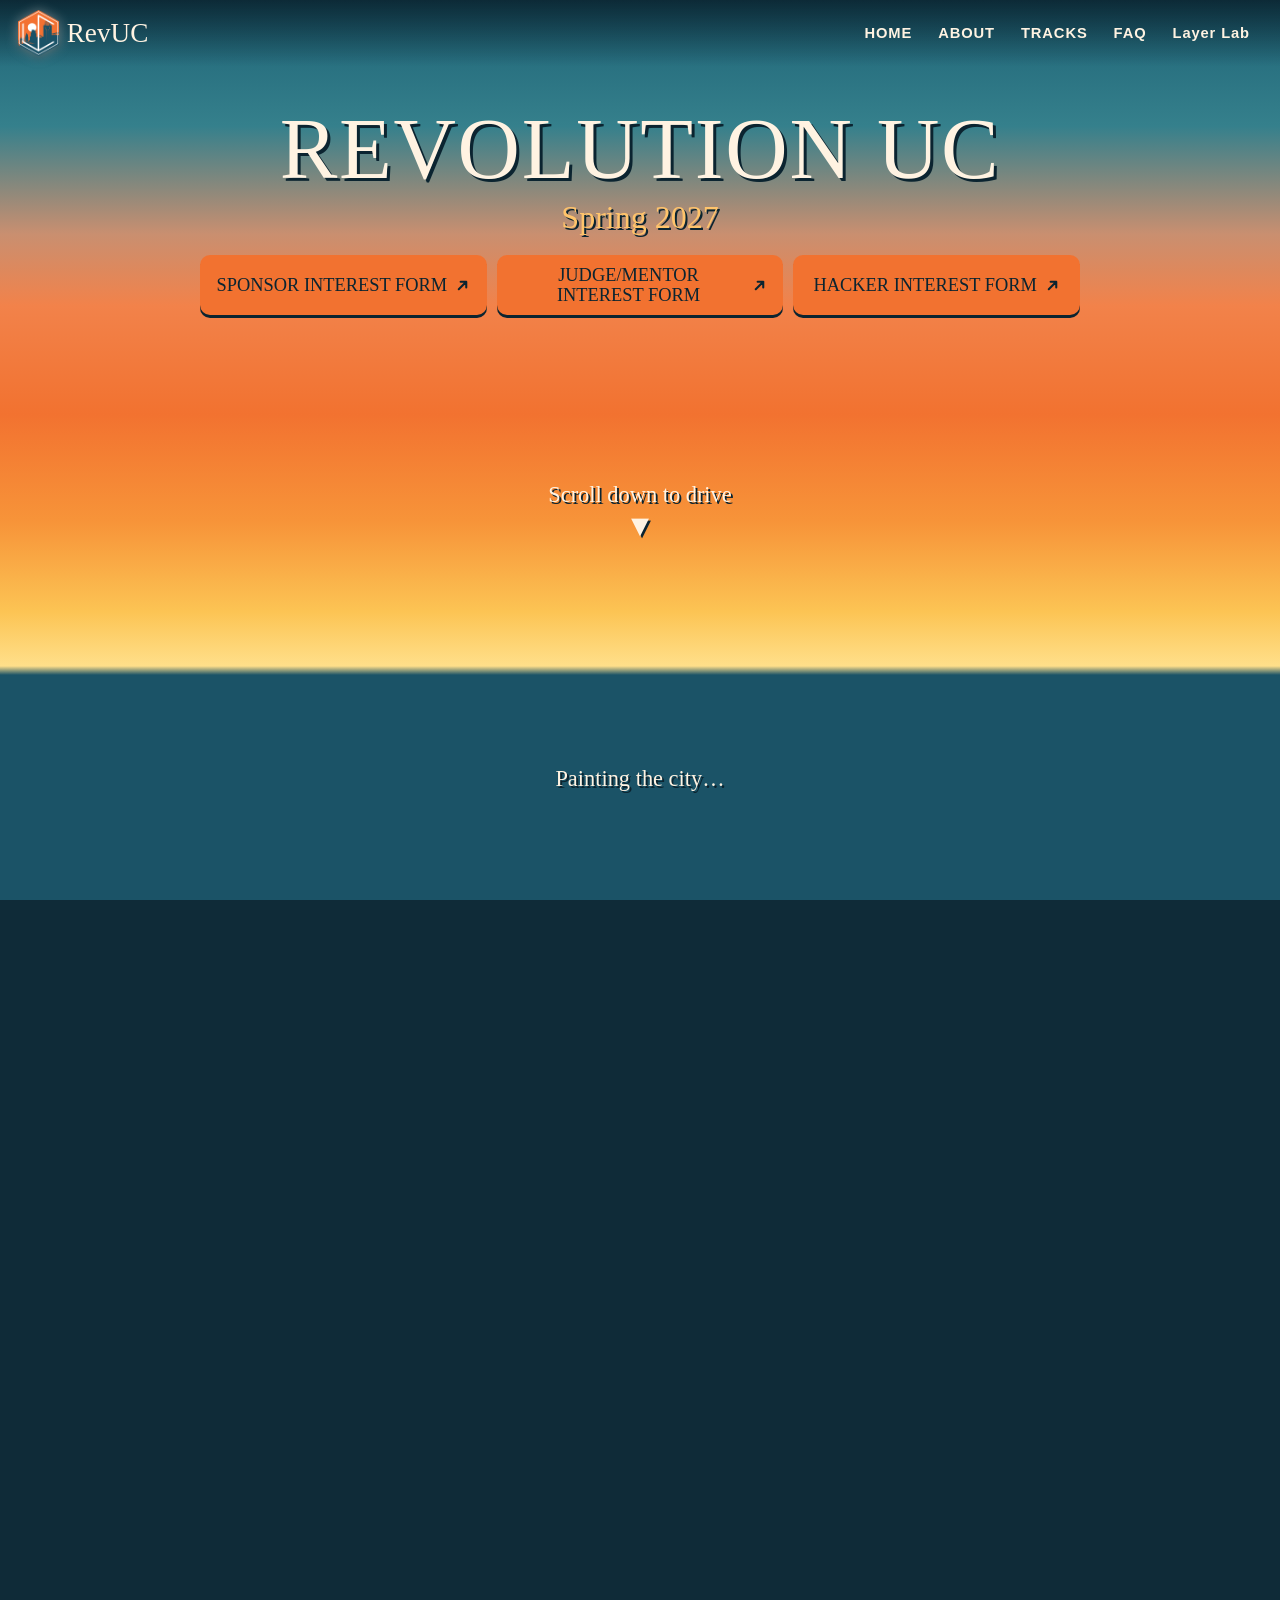
<file: old/indexComplex.html>
<!DOCTYPE html>
<html lang="en">
<head>
<meta charset="utf-8">
<meta name="viewport" content="width=device-width, initial-scale=1, viewport-fit=cover">
<title>RevUC – Cincinnati Painted Drive</title>
<link href="https://fonts.googleapis.com/css2?family=Caveat+Brush&family=Yellowtail&display=swap" rel="stylesheet">
<style>
/* VOICE: playful hackathon poster, painted Cincinnati at sunset
   IDEA: a drive through the city; signs on the roadside carry the event info
   PICTURE: the hand-painted parallax street (canvas) with HTML signs placed in the world
   COLOUR and TYPE: logo teal + sunset orange, Caveat Brush titles, Chivo/Helvetica body
   LAYOUT: desktop scrolls; phones and tablets swipe left; signs measured and scaled to fit every screen */
:root{--ink:#0f2b38;--orange:#f27230;--gold:#ffc46b;--paper:#fff3e2;--magenta:#c4501a;--glass:rgba(11,36,48,.86);
--px:"Caveat Brush","Comic Sans MS",cursive;color-scheme:dark}
*{box-sizing:border-box}
html,body{margin:0}
body{background:var(--ink);color:var(--paper);font-family:"Chivo","Helvetica Neue",Arial,sans-serif;overflow-x:hidden;-webkit-tap-highlight-color:transparent}
.swipe,.swipe body{height:100%;overflow:hidden;overscroll-behavior:none}
#track{height:650vh}
.swipe #track{height:100vh;height:100dvh}
#stage{position:sticky;top:0;height:100vh;height:100dvh;overflow:hidden;background:linear-gradient(#1d6275 0%,#35808c 14%,#c98f70 26%,#f2824a 34%,#f27230 46%,#f79439 58%,#fcc454 68%,#ffdf8a 74%,#1b5367 75%)}
.swipe #stage{touch-action:none;-webkit-user-select:none;user-select:none;cursor:grab}
.swipe #stage.dragging{cursor:grabbing}
#cv{position:absolute;left:0;top:0;width:100%;height:100%}
#skyband{position:absolute;left:0;top:0;pointer-events:none;will-change:transform}   /* painted dusk above the scene, same brush as the sky */
#blend{position:absolute;left:0;right:0;top:0;height:0;pointer-events:none;z-index:1;background:linear-gradient(rgba(29,98,117,.7) 0%,rgba(29,98,117,.35) 40%,rgba(29,98,117,0) 100%)}   /* melts the sky band into the painted sky */
#loading{position:absolute;left:50%;bottom:12vh;transform:translateX(-50%);z-index:9;font-family:var(--px);font-size:1.4rem;text-shadow:2px 2px 0 #0b2430;text-align:center;max-width:90vw}
button:focus-visible,input:focus-visible,a:focus-visible{outline:3px solid var(--gold);outline-offset:2px}

/* ---------- header + burger menu ---------- */
header{position:fixed;top:0;left:0;right:0;z-index:30;display:flex;justify-content:space-between;align-items:center;gap:12px;
  padding:calc(10px + env(safe-area-inset-top,0px)) max(18px,env(safe-area-inset-right,0px)) 10px max(18px,env(safe-area-inset-left,0px));
  background:linear-gradient(rgba(11,36,48,.9),rgba(11,36,48,0))}
.logo{font-family:var(--px);font-size:1.7rem;color:var(--paper);text-decoration:none;display:flex;align-items:center;gap:8px;white-space:nowrap}
.logo img.mark{height:46px;width:auto;display:block;filter:drop-shadow(0 0 6px rgba(255,255,255,.4)) drop-shadow(0 2px 3px rgba(0,0,0,.35))}
nav{display:flex;align-items:center;gap:2px}
nav a{color:var(--paper);text-decoration:none;font-weight:700;font-size:.92rem;letter-spacing:.06em;padding:10px 12px;border-radius:8px;white-space:nowrap}
nav a:hover,nav a:focus-visible{color:var(--gold);text-decoration:underline}
#burger{display:none;place-items:center;width:46px;height:46px;padding:0;border:2px solid rgba(255,243,226,.4);border-radius:12px;background:rgba(11,36,48,.65);cursor:pointer}
#burger span,#burger span::before,#burger span::after{display:block;width:22px;height:2.5px;border-radius:2px;background:var(--paper);transition:transform .25s,background .25s}
#burger span{position:relative}
#burger span::before,#burger span::after{content:"";position:absolute;left:0}
#burger span::before{top:-7px}#burger span::after{top:7px}
#burger[aria-expanded=true] span{background:transparent}
#burger[aria-expanded=true] span::before{transform:translateY(7px) rotate(45deg)}
#burger[aria-expanded=true] span::after{transform:translateY(-7px) rotate(-45deg)}
@media (max-width:860px){
  #burger{display:grid}
  nav{position:absolute;top:calc(100% - 2px);left:12px;right:12px;flex-direction:column;align-items:stretch;gap:0;padding:6px;
    background:#0b2430;border:3px solid var(--gold);border-radius:16px 22px 14px 24px;box-shadow:0 16px 34px rgba(0,0,0,.45);
    opacity:0;visibility:hidden;transform:translateY(-8px);transition:opacity .2s,transform .2s,visibility .2s}
  nav.open{opacity:1;visibility:visible;transform:none}
  nav a{font-size:1.15rem;padding:14px 16px;border-bottom:1px solid rgba(255,243,226,.12);border-radius:0}
  nav a:last-child{border-bottom:0}
  .logo{font-size:1.45rem}.logo img.mark{height:40px}
}
@media (min-width:521px) and (max-width:860px){nav{left:auto;width:300px}}

/* ---------- hero ---------- */
#hero{position:absolute;left:50%;top:max(80px,10vh);transform:translateX(-50%);width:min(920px,92vw);text-align:center;z-index:7}
#hero .hcard{padding:14px 18px 18px;border:2px solid transparent;border-radius:22px;transition:background .3s,border-color .3s}
/* when the title has to sit over the city (short screens), it gets a frosted glass card */
#hero.over .hcard{background:rgba(11,36,48,.62);border-color:rgba(255,196,107,.45);-webkit-backdrop-filter:blur(8px);backdrop-filter:blur(8px)}
#hero h1{font-family:var(--px);font-weight:400;font-size:clamp(2.8rem,8vw,5.4rem);line-height:1;letter-spacing:.02em;margin:0;text-shadow:3px 3px 0 #0b2430}
#hero .when{font-family:var(--px);font-size:clamp(1.4rem,3vw,2rem);line-height:1.2;color:var(--gold);margin:6px 0 0;text-shadow:2px 2px 0 #0b2430}
.cta{display:flex;flex-wrap:wrap;justify-content:center;gap:10px;margin-top:18px}
.cta a{flex:1 1 230px;max-width:290px;display:inline-flex;align-items:center;justify-content:center;gap:8px;min-height:50px;padding:10px 16px;border-radius:10px;
  background:var(--orange);color:#0b2430;text-decoration:none;font-family:var(--px);font-size:1.15rem;line-height:1.1;box-shadow:0 3px 0 #0b2430;transition:transform .15s,box-shadow .15s}
.cta a:hover{transform:translateY(-2px);box-shadow:0 5px 0 #0b2430}
.cta a:focus-visible{outline:3px solid var(--gold);outline-offset:3px}
.cta svg{flex:none;width:15px;height:15px}
.sr{position:absolute;width:1px;height:1px;overflow:hidden;clip:rect(0 0 0 0);white-space:nowrap}
@media (max-width:600px){.cta{flex-direction:column;align-items:stretch;gap:8px}.cta a{flex:none;max-width:none;min-height:46px}}
@media (max-height:540px){#hero{top:62px}#hero .hcard{padding:8px 12px 12px}#hero h1{font-size:2.2rem}#hero .when{font-size:1.15rem;margin-top:2px}.cta{margin-top:10px;gap:8px}.cta a{min-height:44px;font-size:1rem}}

/* ---------- gesture hint: the arrow always points the way your finger or wheel moves ---------- */
#hint{position:absolute;left:50%;top:60vh;transform:translate(-50%,-100%);z-index:7;display:flex;flex-direction:column;align-items:center;gap:2px;
  font-family:var(--px);font-size:1.4rem;text-shadow:2px 2px 0 #0b2430;white-space:nowrap;pointer-events:none}
#hint .dn{font-family:Arial,sans-serif;font-size:1.9rem;line-height:1;animation:nudge 1.1s ease-in-out infinite}
.swipe #hint{flex-direction:row-reverse;gap:10px}
.swipe #hint .dn{animation-name:nudgeL}
@keyframes nudge{50%{transform:translateY(10px)}}
@keyframes nudgeL{50%{transform:translateX(-12px)}}

/* ---------- "now passing" bar with previous / next stop ---------- */
#where{position:absolute;left:50%;top:calc(74px + env(safe-area-inset-top,0px));transform:translateX(-50%);z-index:8;width:min(92vw,400px);
  display:flex;align-items:center;gap:10px;padding:8px;background:rgba(11,36,48,.55);border:2px solid rgba(255,196,107,.55);border-radius:18px;opacity:0;pointer-events:none}
#where.on{pointer-events:auto}
#where .wt{flex:1;min-width:0;text-align:center}
#where small{display:block;font-size:.72rem;letter-spacing:.12em;text-transform:uppercase;color:#ffd9a0}
#where b{display:block;font-family:var(--px);font-weight:400;font-size:1.6rem;line-height:1.1;white-space:nowrap;overflow:hidden;text-overflow:ellipsis;text-shadow:2px 2px 0 #0b2430}
#where i{display:block;height:6px;border-radius:3px;background:rgba(255,255,255,.18);margin-top:6px;overflow:hidden}
#where u{display:block;height:100%;width:0;background:#ff7a3d;border-radius:3px}
#where button{flex:none;width:44px;height:44px;border:0;border-radius:50%;background:var(--orange);color:#0b2430;font-size:1rem;cursor:pointer;display:grid;place-items:center}
#where button svg{width:18px;height:18px}

/* ---------- roadside signs (placed in the world by the script, measured to fit) ---------- */
.o{position:absolute;left:0;top:0;transform-origin:50% 100%;translate:-50% -100%;z-index:4;display:none}
.swipe .o{cursor:pointer}
/* schedule signpost */
.sign{position:relative;width:460px;display:flex;flex-direction:column;align-items:center}
.sign::before{content:"";position:absolute;left:50%;top:60px;bottom:0;width:14px;margin-left:-7px;background:#0f3342;z-index:-1}
.hex{position:relative;width:250px;height:120px;background:var(--paper);clip-path:polygon(22% 0,78% 0,100% 50%,78% 100%,22% 100%,0 50%);display:grid;place-items:center}
.hex::before{content:"";position:absolute;inset:7px;background:var(--ink);clip-path:inherit}
.hex h2{position:relative;font-family:var(--px);font-weight:400;font-size:2rem;margin:0}
.arrows{display:grid;grid-template-columns:minmax(0,1fr) minmax(0,1fr);column-gap:34px;row-gap:12px;width:100%;margin-top:16px}
.arrow{background:var(--paper);color:var(--ink);padding:9px 14px;font-weight:700;font-size:14px;line-height:1.25}
.arrow b{display:block;font-size:12px;color:var(--magenta);white-space:nowrap}
.arrow.l{clip-path:polygon(0 50%,14px 0,100% 0,100% 100%,14px 100%);padding-left:24px;text-align:right}
.arrow.r{clip-path:polygon(0 0,calc(100% - 14px) 0,100% 50%,calc(100% - 14px) 100%,0 100%);padding-right:24px}
.stem{height:var(--pole,120px)}
/* about signpost */
.about{width:260px;display:flex;flex-direction:column;align-items:center}
.atag{width:100%;background:#fff3e2;color:#0b2430;border:4px solid #0f3342;border-radius:12px 20px 12px 22px;padding:10px 14px 12px;transform:rotate(-2deg)}
.atag h3{font-family:var(--px);font-weight:400;font-size:1.8rem;color:#1b5367;margin:0;line-height:1.1}
.atag p{margin:4px 0 0;font-size:.92rem;line-height:1.4}
.apole{width:12px;height:var(--pole,80px);background:#0f3342}
/* sponsors banner hanging over the bridge */
.spons{position:relative;width:var(--spw,560px);padding-top:40px}
.spons::before,.spons::after{content:"";position:absolute;top:0;width:5px;height:40px;background:#0f3342}
.spons::before{left:15%}.spons::after{right:15%}
.spons .bar{background:#0f3342;border:4px solid #f27230;border-radius:6px;padding:12px 16px 16px}
.spons h2{font-family:var(--px);font-weight:400;font-size:clamp(1.6rem,3vw,2.3rem);letter-spacing:.08em;text-align:center;margin:0 0 10px}
.logos{display:grid;grid-template-columns:repeat(4,minmax(0,1fr));gap:10px}
.logos div{height:clamp(52px,7vw,90px);background:var(--paper);color:var(--magenta);display:grid;place-items:center;font-weight:800;border-radius:4px}
/* subway-style map sign */
.subwrap{width:var(--mw,860px);display:flex;flex-direction:column;align-items:center}
.sub{position:relative;width:100%;background:#0f3342;border:6px solid #0b2430;border-radius:14px;padding-bottom:12px}
.subhead{display:flex;align-items:center;gap:12px;padding:10px 16px;background:#0b2430}
.bullet{flex:none;width:44px;height:44px;border-radius:50%;background:#f27230;color:#fff;display:grid;place-items:center;font-family:var(--px);font-size:1.8rem}
.sub h2{font-family:var(--px);font-weight:400;font-size:clamp(1.6rem,3.2vw,2.6rem);margin:0;color:#fff;line-height:1}
.dest{margin-left:auto;font-weight:700;font-size:.95rem;color:#ffe9a8;white-space:nowrap}
.sub .map{background:#fff;border:3px solid #1d1a26;border-radius:6px;margin:10px 12px 0}
.sub .map svg{width:100%;height:auto;display:block}
.sub .cap{margin:8px 16px 0;min-height:2.7em;color:#fff;font-size:15px;line-height:1.35}
.legs{position:relative;width:70%;height:var(--pole,60px)}
.legs i{position:absolute;top:0;bottom:0;width:14px;background:#0f3342}
.legs i:first-child{left:0}.legs i:last-child{right:0}
.road-line{fill:none;stroke:#1d1a26;stroke-width:7;stroke-linecap:round;stroke-linejoin:round}
.road-in{fill:none;stroke:#fff;stroke-width:3;stroke-linecap:round}
.node{cursor:pointer;outline:none}
.node circle{fill:#ffe9a8;stroke:#1d1a26;stroke-width:4;transition:fill .2s}
.node:hover circle,.node:focus-visible circle,.node.on circle{fill:#f27230}
.node text{font-weight:700;fill:#1d1a26;text-anchor:middle;paint-order:stroke;stroke:#fff;stroke-width:5px;stroke-linejoin:round}
/* phone-width sign layouts: one column, every schedule arrow points forward (the way you drive) */
.trk{width:520px;display:flex;flex-direction:column;align-items:center}
.tboard{width:100%;background:#0f3342;border:4px solid var(--gold);border-radius:10px;padding:12px 16px 12px}
.tboard h2,.fboard h2{font-family:var(--px);font-weight:400;font-size:2.2rem;line-height:1;margin:0 0 10px;text-align:center}
.tboard h2{letter-spacing:.08em}
.tboard ul{list-style:none;margin:0;padding:0;display:grid;grid-template-columns:minmax(0,1fr) minmax(0,1fr);gap:10px}
.tboard li{background:var(--paper);color:var(--ink);border-radius:6px;padding:9px 12px;font-size:13.5px;line-height:1.35}
.tboard li b{display:block;font-size:15px;color:var(--magenta)}
.sample{display:block;margin-top:8px;font-size:12px;text-align:center;color:#ffd9a0;opacity:.85}
.faqw{width:400px;display:flex;flex-direction:column;align-items:center}
.fboard{width:100%;background:#fff3e2;color:#0b2430;border:4px solid #0f3342;border-radius:12px 20px 12px 22px;padding:12px 16px 10px;transform:rotate(1.5deg)}
.fboard h2{color:#1b5367;text-align:left}
.fboard dl{margin:0}.fboard dt{font-weight:800;font-size:14.5px}.fboard dd{margin:0 0 8px;font-size:13.5px;line-height:1.4}
.fboard .sample{color:#6a5a4a;text-align:left;margin-top:2px}
.narrow .trk{width:300px}.narrow .tboard ul{grid-template-columns:minmax(0,1fr)}.narrow .faqw{width:290px}
.narrow .sign{width:300px}
.narrow .hex{width:210px;height:100px}
.narrow .arrows{grid-template-columns:minmax(0,1fr);row-gap:8px;width:262px}
.narrow .arrow.l{clip-path:polygon(0 0,calc(100% - 14px) 0,100% 50%,calc(100% - 14px) 100%,0 100%);padding-left:14px;padding-right:24px;text-align:left}
.narrow .about{width:240px}
.narrow .logos{grid-template-columns:repeat(2,minmax(0,1fr))}
.narrow .dest{display:none}
.narrow .bullet{width:36px;height:36px;font-size:1.5rem}

/* ---------- big readable view (tap a sign on touch screens) ---------- */
#modal{position:fixed;inset:0;z-index:60;background:rgba(11,36,48,.82);display:none;align-items:flex-end;justify-content:center;cursor:auto}
#modal.on{display:flex}
#modal .sheet{position:relative;width:100%;max-width:760px;max-height:90vh;max-height:90dvh;overflow:auto;touch-action:pan-y;overscroll-behavior:contain;
  background:#fff3e2;color:#0b2430;border-radius:22px 22px 0 0;padding:18px 18px calc(26px + env(safe-area-inset-bottom,0px))}
@media (min-width:761px){#modal{align-items:center;padding:20px}#modal .sheet{border-radius:22px}}
#modal h2{font-family:var(--px);font-weight:400;font-size:2.3rem;color:#1b5367;margin:0 48px 10px 0;line-height:1}
#mclose{position:absolute;right:12px;top:12px;z-index:2;width:44px;height:44px;border:0;border-radius:50%;background:#0f3342;color:#fff;font-size:1.1rem;cursor:pointer}
#modal .big{font-size:1.15rem;line-height:1.5;margin:0}
.sch{list-style:none;margin:0;padding:0}.sch li{padding:10px 12px;margin:8px 0;background:#fff;border-left:6px solid #f27230;border-radius:8px;font-size:1.1rem}.sch b{display:block;font-size:.85rem;color:#c4501a}
.spgrid{display:grid;grid-template-columns:repeat(2,minmax(0,1fr));gap:10px}.spgrid div{height:92px;display:grid;place-items:center;background:#fff;border:3px solid #0f3342;border-radius:10px;font-weight:800;color:#1b5367}

/* ---------- roadside signs in the spirit of Cincinnati's vintage signs: enamel, bulbs, script, neon, marquee letters ---------- */
.bulbs{padding:11px;border-radius:14px;background:radial-gradient(circle,#fffbe6 0 1.5px,#ffd36a 2px 3px,rgba(255,211,106,0) 3.6px) center/13px 13px space,linear-gradient(#b8892a,#7d5a14);
  box-shadow:inset 0 0 0 2px #4a3410,0 0 16px rgba(255,196,90,.28)}
.script{font-family:"Yellowtail","Brush Script MT",cursive;font-weight:400;line-height:1;margin:0}
.post{position:relative;width:20px;height:var(--pole,90px);background:linear-gradient(90deg,#0b2c31,#1f5d63 28%,#2f8084 50%,#1f5d63 72%,#0b2c31)}
.post::after{content:"";position:absolute;inset:0;background:repeating-linear-gradient(90deg,transparent 0 4px,rgba(0,0,0,.2) 4px 5px)}
.post.warm{background:linear-gradient(90deg,#7a2c0e,#e2622a 30%,#f79a52 50%,#e2622a 70%,#7a2c0e)}
.post.thin{width:12px}
/* About us: cream enamel board, script title, mint skyline strip, bulb-framed text */
.s-about{width:300px;display:flex;flex-direction:column;align-items:center}
.enamel{position:relative;z-index:1;width:100%;background:linear-gradient(#fffaf0,#f1e4c6);border:5px solid #12383f;border-radius:8px;overflow:hidden;
  box-shadow:inset 0 0 0 3px #f6ecd6,inset 0 0 0 5px #c9a24a,0 6px 0 rgba(11,36,48,.35);padding:12px 16px 0}
.enamel .script{font-size:50px;color:#14363d;text-shadow:2px 2px 0 #fff,3px 3px 0 rgba(20,54,61,.2);transform:rotate(-5deg);transform-origin:left center;margin:2px 0 8px 2px}
.skyl{display:block;width:calc(100% + 32px);height:44px;margin:0 -16px}
.s-about .bulbs{width:90%;margin-top:-3px;border-radius:0 0 12px 12px}
.s-about .in{background:#fff3e2;border-radius:4px;padding:10px 14px;color:#0b2430;font-size:14.5px;line-height:1.45;box-shadow:inset 0 0 0 2px #c9a24a}
.s-about .in p{margin:0}
/* Schedule: green script arrow sign with a star topper, times on a changeable-letter marquee */
.s-sched{width:380px;display:flex;flex-direction:column;align-items:center}
.topper{display:block;width:48px;height:48px;margin:0 0 -8px -230px;position:relative;z-index:2;filter:drop-shadow(0 0 6px rgba(255,207,90,.55))}
.arrowsign{position:relative;width:86%;margin-right:26px}
.arrowsign .in{background:linear-gradient(#22644f,#164839);border-radius:6px;padding:8px 18px 12px;box-shadow:inset 0 0 0 2px #0d3126;text-align:center}
.arrowsign .script{font-size:54px;color:#fff1b8;text-shadow:0 0 10px rgba(255,220,120,.45),2px 3px 0 #0d3126}
.tip{position:absolute;right:-30px;top:50%;width:42px;height:46px;transform:translateY(-50%);background:linear-gradient(#ffd770,#e9a92a);
  clip-path:polygon(0 28%,52% 28%,52% 0,100% 50%,52% 100%,52% 72%,0 72%);filter:drop-shadow(0 0 6px rgba(255,207,90,.6))}
.board{width:94%;margin-top:10px;border:6px solid #f2b63a;border-radius:4px;box-shadow:inset 0 0 0 2px #c48a1c,0 5px 0 rgba(11,36,48,.3);
  background:repeating-linear-gradient(#fbf7ec 0 25px,#d8d0bd 25px 26px);padding:0 12px}
.board ul{list-style:none;margin:0;padding:0}
.board li{display:flex;justify-content:space-between;gap:12px;font:900 13px/26px "Arial Black","Arial Bold",Arial,sans-serif;letter-spacing:.04em;text-transform:uppercase;color:#14181c;white-space:nowrap}
.board li b{color:#b3261e;font-weight:900}
/* Sponsors: neon script over the bridge, enamel logo plates */
.s-spon{position:relative;width:var(--spw,560px);padding-top:40px}
.s-spon::before,.s-spon::after{content:"";position:absolute;top:0;width:4px;height:42px;background:#0f3342}
.s-spon::before{left:15%}.s-spon::after{right:15%}
.neonbox{background:radial-gradient(120% 140% at 50% 0,#173844,#0a1b22);border-radius:12px;padding:12px 18px 18px;
  box-shadow:0 0 0 3px #ffb08a,0 0 0 6px #0a1b22,0 0 20px rgba(255,122,61,.5),inset 0 0 20px rgba(255,122,61,.22)}
.neon{font-size:clamp(2.3rem,4vw,3.3rem);text-align:center;margin:0 0 12px;color:#fff4ec;text-shadow:0 0 2px #fff,0 0 8px #ff9a5a,0 0 18px #ff6a2a,0 0 34px #ff4a1a}
.s-spon .logos{display:grid;grid-template-columns:repeat(4,minmax(0,1fr));gap:12px}
.s-spon .logos div{height:clamp(52px,6vw,82px);display:grid;place-items:center;border-radius:6px;background:linear-gradient(#fffaf0,#eee0c0);
  box-shadow:inset 0 0 0 2px #c9a24a;font:800 15px Arial,sans-serif;letter-spacing:.06em;color:#1b5367}
/* Tracks: motel-style marquee, a red letter tile for each letter */
.s-trk{width:540px;display:flex;flex-direction:column;align-items:center}
.s-trk .bulbs{width:100%}
.s-trk .in{background:linear-gradient(#123a46,#0c2a33);border-radius:6px;padding:14px 16px 10px;box-shadow:inset 0 0 0 2px #071a20}
.tiles{display:flex;justify-content:center;gap:6px;margin:0 0 14px}
.tiles span{width:40px;height:48px;display:grid;place-items:center;border-radius:4px;background:linear-gradient(#fffaf0,#ece0c4);
  box-shadow:inset 0 0 0 2px #c9a24a,0 3px 0 rgba(0,0,0,.35);font:900 30px/1 "Arial Black","Arial Bold",Arial,sans-serif;color:#c4302b}
.s-trk ul{list-style:none;margin:0;padding:0;display:grid;grid-template-columns:minmax(0,1fr) minmax(0,1fr);gap:10px}
.s-trk li{border:1.5px solid rgba(255,196,107,.55);border-radius:8px;padding:9px 12px;color:#fff3e2;font-size:13.5px;line-height:1.35;background:rgba(255,243,226,.05)}
.s-trk li b{display:block;font-size:15px;color:#ffc46b}
.s-trk .legs i{width:18px;background:linear-gradient(90deg,#0b2c31,#1f5d63 28%,#2f8084 50%,#1f5d63 72%,#0b2c31)}
/* FAQ: iridescent rooftop letters on a steel truss, then a clean answer panel */
.s-faq{width:420px;display:flex;flex-direction:column;align-items:center}
.truss{width:100%;padding:6px 12px 4px;text-align:center;border-top:2px solid rgba(205,220,225,.75);border-bottom:2px solid rgba(205,220,225,.75);
  background:repeating-linear-gradient(90deg,transparent 0 22px,rgba(205,220,225,.5) 22px 24px),linear-gradient(transparent calc(50% - 1px),rgba(205,220,225,.5) calc(50% - 1px) calc(50% + 1px),transparent calc(50% + 1px))}
.iri{display:inline-block;font:900 66px/1 "Arial Black","Arial Bold",Arial,sans-serif;letter-spacing:.06em;
  background:linear-gradient(100deg,#ff9a5a 0%,#ffd27a 22%,#7fd3e0 46%,#9b8cff 68%,#ff7ab0 90%);-webkit-background-clip:text;background-clip:text;color:transparent;
  -webkit-text-stroke:3px #fff;paint-order:stroke fill;filter:drop-shadow(0 3px 0 rgba(11,36,48,.45))}
.fpanel{width:100%;margin-top:8px;background:linear-gradient(#123a46,#0c2a33);border-radius:10px;padding:12px 16px 8px;color:#fff3e2;box-shadow:inset 0 0 0 2px #2c6e8a,0 6px 0 rgba(11,36,48,.35)}
.fpanel dl{margin:0}.fpanel dt{font-weight:800;font-size:14.5px;color:#ffc46b}.fpanel dd{margin:0 0 8px;font-size:13.5px;line-height:1.4}
.s-faq .sample,.s-trk .sample{color:#ffd9a0;opacity:.8;text-align:center;display:block;font-size:12px;margin-top:6px}
.s-faq .post{margin-top:-1px}
/* Explore map: same family (script title, gold pin line, ribbed legs) */
.sub{box-shadow:inset 0 0 0 2px #c9a24a}
.sub h2{font-family:"Yellowtail","Brush Script MT",cursive;color:#fff1b8!important;text-shadow:0 0 10px rgba(255,220,120,.35)}
.legs i{background:linear-gradient(90deg,#0b2c31,#1f5d63 28%,#2f8084 50%,#1f5d63 72%,#0b2c31)}
/* phones */
.narrow .s-about{width:262px}.narrow .enamel .script{font-size:42px}
.narrow .s-sched{width:300px}.narrow .topper{margin-left:-180px;width:40px;height:40px}.narrow .arrowsign .script{font-size:44px}
.narrow .board{background:repeating-linear-gradient(#fbf7ec 0 37px,#d8d0bd 37px 38px)}.narrow .board li{display:block;line-height:16px;padding:3px 0 2px;font-size:11.5px;white-space:normal}.narrow .board li b{display:block}
.narrow .s-spon .logos{grid-template-columns:repeat(2,minmax(0,1fr))}
.narrow .s-trk{width:300px}.narrow .tiles span{width:32px;height:40px;font-size:23px}.narrow .s-trk ul{grid-template-columns:minmax(0,1fr)}
.narrow .s-faq{width:300px}.narrow .iri{font-size:52px}
@media (prefers-reduced-motion:no-preference){.bulbs{animation:twinkle 2.4s steps(2) infinite}}
@keyframes twinkle{50%{box-shadow:inset 0 0 0 2px #4a3410,0 0 22px rgba(255,196,90,.42)}}
#modal dl{margin:0}#modal dt{font-weight:800;font-size:1.1rem;margin-top:12px}#modal dd{margin:2px 0 0;font-size:1.05rem;line-height:1.45}
#modal .note{font-size:.85rem;color:#6a5a4a;margin:14px 0 0}
#subway.inmodal{position:static;translate:none;transform:none!important;display:block!important;cursor:auto}
#subway.inmodal .subwrap{width:100%}
#subway.inmodal .sub{margin-top:52px}
#subway.inmodal .legs{display:none}

#subway.short .cap,#subway.short .dest,#subway.mnarrow .dest{display:none}
#subway.short .subhead{padding:6px 12px;gap:10px}#subway.short .bullet{width:30px;height:30px;font-size:1.3rem}#subway.short .sub h2{font-size:1.5rem}#subway.short .sub{padding-bottom:8px}#subway.short .sub .map{margin-top:8px}
#subway.inmodal .cap{display:block}
#modal .sub h2{color:#fff;font-size:1.8rem;margin:0}
@media (prefers-reduced-motion:reduce){#hint .dn{animation:none}#burger span,#burger span::before,#burger span::after,nav{transition:none}}
</style>
</head>
<body>
<header>
  <a class="logo" href="#start"><img class="mark" src="[data-uri]" alt="RevUC logo">RevUC</a>
  <nav id="nav" aria-label="Main"><a href="#start">HOME</a><a href="#about">ABOUT</a><a href="#tracks">TRACKS</a><a href="#faq">FAQ</a><a href="LayerLab.html">Layer Lab</a></nav>
  <button id="burger" type="button" aria-label="Menu" aria-expanded="false" aria-controls="nav"><span></span></button>
</header>
<main>
<div id="track">
 <div id="stage">
  <canvas id="skyband" aria-hidden="true"></canvas>
  <canvas id="cv" aria-label="Hand-painted Cincinnati street at sunset with a car driving right"></canvas>
  <div id="blend" aria-hidden="true"></div>

  <div class="o" id="sched"><div class="s-sched"><svg class="topper" viewBox="0 0 48 48" aria-hidden="true"><g fill="none" stroke="#ffd770" stroke-width="2" stroke-linecap="round"><path d="M24 2v8M24 38v8M2 24h8M38 24h8M8.5 8.5l5.6 5.6M33.9 33.9l5.6 5.6M39.5 8.5l-5.6 5.6M14.1 33.9l-5.6 5.6"/></g><path d="M24 12l3.4 8.6L36 24l-8.6 3.4L24 36l-3.4-8.6L12 24l8.6-3.4z" fill="#ffd770" stroke="#b8892a" stroke-width="1"/></svg>
    <div class="arrowsign"><div class="bulbs"><div class="in"><h2 class="script">Schedule</h2></div></div><span class="tip" aria-hidden="true"></span></div>
    <div class="board"><ul>
      <li><b>Fri 6–8 PM</b><span>Check-in &amp; dinner</span></li><li><b>Fri 9 PM</b><span>Opening &amp; mixer</span></li>
      <li><b>Sat 10 AM–12 PM</b><span>Workshops</span></li><li><b>Sun 11 AM</b><span>Demos &amp; awards</span></li></ul></div>
    <div class="post warm"></div></div></div>

  <div class="o" id="spon"><div class="s-spon"><div class="neonbox"><h2 class="script neon">Our Sponsors</h2><div class="logos"><div>LOGO</div><div>LOGO</div><div>LOGO</div><div>LOGO</div></div></div></div></div>

  <div class="o" id="subway"><div class="subwrap"><div class="sub">
    <div class="subhead"><span class="bullet">R</span><h2>Explore Rev UC</h2><span class="dest">Express to 1819 Innovation Hub ▶</span></div>
    <div class="map"><svg viewBox="0 0 800 420" role="img" aria-label="Map of the venue">
      <path id="route" class="road-line" d="M120 100 C220 110 260 150 340 130 S470 110 540 150 S680 250 640 300 S520 300 450 280 S330 290 260 340 S160 350 150 270 S200 220 270 215 S380 200 440 230"/>
      <path class="road-in" d="M120 100 C220 110 260 150 340 130 S470 110 540 150 S680 250 640 300 S520 300 450 280 S330 290 260 340 S160 350 150 270 S200 220 270 215 S380 200 440 230"/>
      <g id="train">
      <g><animateMotion dur="18s" begin="0s" repeatCount="indefinite" rotate="auto"><mpath href="#route"/></animateMotion>
        <animate attributeName="opacity" values="0;1;1;0" keyTimes="0;.04;.96;1" dur="18s" begin="0s" repeatCount="indefinite"/>
        <rect x="-13" y="-8" width="26" height="16" rx="3" fill="#1b5367" stroke="#1d1a26" stroke-width="3"/><rect x="-8" y="-4" width="5" height="5" fill="#fff"/><rect x="2" y="-4" width="5" height="5" fill="#fff"/></g>
      <g><animateMotion dur="18s" begin="-0.45s" repeatCount="indefinite" rotate="auto"><mpath href="#route"/></animateMotion>
        <animate attributeName="opacity" values="0;1;1;0" keyTimes="0;.04;.96;1" dur="18s" begin="-0.45s" repeatCount="indefinite"/>
        <rect x="-13" y="-8" width="26" height="16" rx="3" fill="#f27230" stroke="#1d1a26" stroke-width="3"/><rect x="-8" y="-4" width="5" height="5" fill="#fff"/><rect x="2" y="-4" width="5" height="5" fill="#fff"/></g>
      <g><animateMotion dur="18s" begin="-0.9s" repeatCount="indefinite" rotate="auto"><mpath href="#route"/></animateMotion>
        <animate attributeName="opacity" values="0;1;1;0" keyTimes="0;.04;.96;1" dur="18s" begin="-0.9s" repeatCount="indefinite"/>
        <rect x="-14" y="-8" width="28" height="16" rx="6" fill="#f6c945" stroke="#1d1a26" stroke-width="3"/><rect x="-4" y="-4" width="5" height="5" fill="#fff"/><rect x="5" y="-4" width="6" height="5" fill="#8fe3f0"/></g>
      </g>
      <!-- Stops: data-t is the text shown when a stop is tapped; data-p puts the label above (a) or below (b) -->
      <g id="nodes">
      <g class="node" tabindex="0" data-p="a" data-t="Check-in: pick up your badge and meet your team."><circle cx="120" cy="100" r="16"/><text>Check-in</text></g>
      <g class="node" tabindex="0" data-p="a" data-t="Hacking floor: where teams build for the whole event."><circle cx="340" cy="130" r="16"/><text>Hack floor</text></g>
      <g class="node" tabindex="0" data-p="a" data-t="Workshops: short sessions on tools, APIs, and design."><circle cx="540" cy="150" r="16"/><text>Workshops</text></g>
      <g class="node" tabindex="0" data-p="b" data-t="Food and rest: meals, snacks, and a quiet corner."><circle cx="640" cy="300" r="16"/><text>Food + rest</text></g>
      <g class="node" tabindex="0" data-p="b" data-t="Mentors: drop in for help on a stuck project."><circle cx="260" cy="340" r="16"/><text>Mentors</text></g>
      <g class="node" tabindex="0" data-p="b" data-t="Demo stage: show what you built and meet the judges."><circle cx="440" cy="230" r="16"/><text>Demos</text></g>
      </g>
    </svg></div>
    <div class="cap" id="cap" aria-live="polite">Tap a stop to see what happens there.</div>
  </div><div class="legs"><i></i><i></i></div></div></div>

  <div class="o" id="tracks"><div class="s-trk"><div class="bulbs"><div class="in">
    <div class="tiles" aria-label="Tracks"><span>T</span><span>R</span><span>A</span><span>C</span><span>K</span><span>S</span></div><ul>
    <li><b>Beginner</b>First hackathon? Build with a mentor beside you.</li>
    <li><b>Sustainability</b>Tools for a greener Cincinnati.</li>
    <li><b>Health &amp; wellbeing</b>Apps that help people feel better.</li>
    <li><b>Open innovation</b>Anything you can dream up and ship.</li>
    </ul><small class="sample">Sample tracks: replace with the final list</small></div></div><div class="legs"><i></i><i></i></div></div></div>

  <div class="o" id="faq"><div class="s-faq"><div class="truss"><span class="iri">FAQ</span></div><div class="fpanel"><dl>
    <dt>Who can join?</dt><dd>Students of every major and skill level.</dd>
    <dt>Do I need a team?</dt><dd>No. Come solo and find one at the mixer.</dd>
    <dt>What should I bring?</dt><dd>A laptop, a charger and an idea or two.</dd>
    <dt>Never hacked before?</dt><dd>Perfect. Workshops and mentors get you started.</dd>
    </dl><small class="sample">Sample answers: replace with the final FAQ</small></div><div class="post thin"></div></div></div>

  <div class="o" id="about"><div class="s-about"><div class="enamel"><h3 class="script">About us</h3><svg class="skyl" viewBox="0 0 300 46" preserveAspectRatio="none" aria-hidden="true"><defs><pattern id="skw" width="6" height="7" patternUnits="userSpaceOnUse"><rect x="2" y="2" width="1.6" height="2.4" fill="#2c8463"/></pattern></defs><rect width="300" height="46" fill="#dff3e6"/><path d="M0 32h10v14h-10zM10 26h12v20h-12zM24 34h10v12h-10zM36 22h14v24h-14zM52 30h9v16h-9zM63 18h12v28h-12zM77 28h10v18h-10zM90 24h16v22h-16zM108 16h11v30h-11zM121 32h9v14h-9zM132 20h14v26h-14zM148 28h10v18h-10zM160 22h12v24h-12zM174 30h10v16h-10zM186 18h14v28h-14zM202 26h11v20h-11zM215 32h10v14h-10zM227 20h16v26h-16zM245 28h10v18h-10zM257 24h12v22h-12zM271 30h10v16h-10zM283 22h17v24h-17z" fill="#9edcbc"/><path d="M0 36h18v10h-18zM18 30h14v16h-14zM34 34h20v12h-20zM56 24h12v22h-12zM70 32h16v14h-16zM88 28h10v18h-10zM162 30h14v16h-14zM178 34h12v12h-12zM232 28h16v18h-16zM250 34h14v12h-14zM266 26h12v20h-12zM280 32h20v14h-20zM118 46V22h4v-8h3v-6h2v-6h1v6h2v6h3v8h4v24zM100 46V18h2l2-4 2 4h2v28zM196 46v-10a16 16 0 0 1 32 0v10z" fill="#5fbf92"/><path d="M0 36h18v10h-18zM18 30h14v16h-14zM34 34h20v12h-20zM56 24h12v22h-12zM70 32h16v14h-16zM88 28h10v18h-10zM162 30h14v16h-14zM178 34h12v12h-12zM232 28h16v18h-16zM250 34h14v12h-14zM266 26h12v20h-12zM280 32h20v14h-20zM118 46V22h4v-8h3v-6h2v-6h1v6h2v6h3v8h4v24zM100 46V18h2l2-4 2 4h2v28zM196 46v-10a16 16 0 0 1 32 0v10z" fill="url(#skw)" opacity=".7"/><rect y="44" width="300" height="2" fill="#2c8463"/></svg></div>
    <div class="bulbs"><div class="in"><p>RevolutionUC is UC’s student-run hackathon. Build, learn and ship something in a weekend. All majors welcome.</p></div></div>
    <div class="post"></div></div></div>

  <div id="where">
    <button id="prevStop" type="button" aria-label="Previous stop"><svg viewBox="0 0 20 20" aria-hidden="true"><path d="M13 3 5 10l8 7" fill="none" stroke="currentColor" stroke-width="3" stroke-linecap="round" stroke-linejoin="round"/></svg></button>
    <div class="wt"><small>Now passing</small><b id="whereTxt">Downtown Cincinnati</b><i><u id="prog"></u></i></div>
    <button id="nextStop" type="button" aria-label="Next stop"><svg viewBox="0 0 20 20" aria-hidden="true"><path d="M7 3l8 7-8 7" fill="none" stroke="currentColor" stroke-width="3" stroke-linecap="round" stroke-linejoin="round"/></svg></button>
  </div>

  <div id="hero"><div class="hcard">
    <h1>REVOLUTION UC</h1>
    <p class="when">Spring 2027</p>
    <div class="cta">
      <a href="https://www.revolutionuc.com/sponsor-interest" target="_blank" rel="noopener">SPONSOR INTEREST FORM<svg viewBox="0 0 16 16" aria-hidden="true"><path d="M4 12 12 4M6 4h6v6" fill="none" stroke="currentColor" stroke-width="2.2" stroke-linecap="round" stroke-linejoin="round"/></svg><span class="sr"> (opens in a new tab)</span></a>
      <a href="https://www.revolutionuc.com/judge-mentor-interest" target="_blank" rel="noopener">JUDGE/MENTOR INTEREST FORM<svg viewBox="0 0 16 16" aria-hidden="true"><path d="M4 12 12 4M6 4h6v6" fill="none" stroke="currentColor" stroke-width="2.2" stroke-linecap="round" stroke-linejoin="round"/></svg><span class="sr"> (opens in a new tab)</span></a>
      <a href="https://www.revolutionuc.com/interest" target="_blank" rel="noopener">HACKER INTEREST FORM<svg viewBox="0 0 16 16" aria-hidden="true"><path d="M4 12 12 4M6 4h6v6" fill="none" stroke="currentColor" stroke-width="2.2" stroke-linecap="round" stroke-linejoin="round"/></svg><span class="sr"> (opens in a new tab)</span></a>
    </div>
  </div></div>
  <div id="loading">Painting the city…</div>
  <div id="modal" role="dialog" aria-modal="true" aria-labelledby="mtitle"><div class="sheet"><button id="mclose" type="button" aria-label="Close">✕</button><h2 id="mtitle"></h2><div id="mbody"></div></div></div>
  <div id="hint"><span id="hintTxt">Scroll down to drive</span><span class="dn" id="hintArr" aria-hidden="true">▼</span></div>
 </div>
</div>
</main>
<script>
(function(){
/* SWIPE = touch screens and narrow windows drive by swiping left; wide mouse screens drive by scrolling down */
var COARSE=matchMedia('(pointer:coarse)').matches,SWIPE=COARSE||innerWidth<760;
if(SWIPE)document.documentElement.classList.add('swipe');
if(!COARSE)matchMedia('(max-width:759px)').addEventListener('change',function(){location.reload()});   // crossing the breakpoint switches modes
var $=function(i){return document.getElementById(i)};
/* ========== SETTINGS ==========
   Everything is drawn in "units" on a canvas that is 180 units tall (VH).
   GY = ground line under the buildings, RD = top of the road, WL = total world length. */
var VH=180,GY=138,RD=148,WL=3800,RS=3;
var cv=document.getElementById('cv'),g=cv.getContext('2d'),track=document.getElementById('track'),
    hero=document.getElementById('hero'),hint=document.getElementById('hint'),
    sched=document.getElementById('sched'),spon=document.getElementById('spon'),subw=document.getElementById('subway'),about=document.getElementById('about'),stage=document.getElementById('stage'),where=document.getElementById('where'),whereTxt=document.getElementById('whereTxt'),prog=document.getElementById('prog');
var W,H,VW,U,OFF=0,DPR,camMax,camS=0,SX,PX,BX,AX,seed=5,FAR=[],MID=[],gaps=[],cars=[],BR={},t=0,pr=0,vel=0,S={},LM={},grain;

/* ====================================================================
   IMAGE SWAP POINTS  (put your own artwork here)
   --------------------------------------------------------------------
   Everything on screen is painted by code at startup. To use an image
   instead, set the matching entry below to a URL. Leave null to keep the
   painted version. Each image is auto-fitted: it is scaled to the layer's
   height and repeated sideways, so a wide panorama that tiles works best.
   (Tiles, sprites and the paper grain are stretched to their exact size.)

   In a published artifact, remote URLs are blocked: use a data: URL
   ('data:image/png;base64,....'). On your own site, use normal paths
   such as 'img/far.png'.

   LAYER ORDER (back to front)      parallax   export size (3 px per unit)
     1  sky       sunset bands, clouds     2%   any width x 540 px
     2  sun       sun disc + halo          3%   240 x 240 px
     3  far       far skyline + towers    10%   any width x 540 px
     4  midfar    Union Terminal          22%   any width x 540 px
     5  mid       street buildings, Fountain Square, UC, 1819 Hub   55%   any width x 540 px
     6  bridge    Roebling Bridge        100%   3060 x 540 px (world strip)
     7  walk      sidewalk + lamps       100%   1080 x 150 px (tile, repeats every 360 units)
     8  road      asphalt                100%   1080 x 96 px  (tile, repeats every 360 units)
     9  cars      7 sprites, facing right       102 x 60 px each (index 6 = player's car)
    10  glow      soft light sprite (lamps, windows)   102 x 102 px
    11  grain     paper texture over everything   any square, repeats
   ==================================================================== */
var IMAGES={sky:null,sun:null,far:null,midfar:null,mid:null,bridge:null,walk:null,road:null,
            cars:[null,null,null,null,null,null,null],glow:null,grain:null};
/* Effects that are drawn by code at fixed spots (flashing windows, tower glows, fountain spray).
   They switch off automatically when you replace the layer they sit on, so they don't float in the wrong place. */
var FX={windows:true,glow:true,spray:true};
/* Q = scroll progress (0 to 1) at which each landmark is centered on screen */
var Q={carew:.08,fifth:.14,gat:.18,pnc:.22,scripps:.26,ws:.30,fs:.09,sch:.24,about:.29,br:.34,trk:.6,ut:.66,faq:.72,uc:.80,sub:.86};
function rnd(){seed=(seed*16807)%2147483647;return seed/2147483647}
function hh(a,b){var n=Math.sin(a*12.9898+b*78.233)*43758.5453;return n-Math.floor(n)}
function mod(a,n){return((a%n)+n)%n}
function cl(v){return v<0?0:v>255?255:v|0}
function jit(col,k){if(col.charAt(0)!=='#')return col;var n=parseInt(col.slice(1),16),d=(rnd()-.5)*k;return'rgb('+cl((n>>16)+d)+','+cl((n>>8&255)+d)+','+cl((n&255)+d)+')'}
function dk(col,k){var n=parseInt(col.slice(1),16);return'rgb('+cl((n>>16)-k)+','+cl((n>>8&255)-k)+','+cl((n&255)-k)+')'}
function mk(w,h){var c=document.createElement('canvas');c.width=Math.ceil(w*RS);c.height=Math.ceil(h*RS);var x=c.getContext('2d');x.scale(RS,RS);return{c:c,x:x}}

/* ========== BRUSH HELPERS (the painted look) ========== */
function poly(c,x,y,w,h,col,wb,a){var J=function(){return(rnd()-.5)*2*wb},i;c.globalAlpha=a==null?1:a;c.fillStyle=col;c.beginPath();c.moveTo(x+J(),y+J());
  for(i=x;i<x+w;i+=3)c.lineTo(i,y+J());for(i=y;i<y+h;i+=3)c.lineTo(x+w+J(),i);for(i=x+w;i>x;i-=3)c.lineTo(i,y+h+J());for(i=y+h;i>y;i-=3)c.lineTo(x+J(),i);c.closePath();c.fill();c.globalAlpha=1}
function strokes(c,x,y,w,h,col,n,len,a,th){c.globalAlpha=a;for(var i=0;i<n;i++){var l=len*(.5+rnd());c.fillStyle=jit(col,50);c.fillRect(x+rnd()*Math.max(1,w-l),y+rnd()*h,l,th*(.6+rnd()))}c.globalAlpha=1}
function wall(c,x,y,w,h,col){poly(c,x,y,w,h,col,.7);strokes(c,x,y,w,h,col,w*h/10,9,.35,1.3);strokes(c,x,y,w,h,dk(col,45),w*h/38,5,.3,.7)}
function leaf(c,x,y,r,col,a){c.save();c.translate(x,y);c.rotate(rnd()*3.14);c.globalAlpha=a;c.fillStyle=col;c.beginPath();c.ellipse(0,0,r,r*.55,0,0,6.283);c.fill();c.restore();c.globalAlpha=1}
function foliage(c,x,y,w,h,cols,fl,sp){var n=w*h/4|0,i,a,r;
  for(i=0;i<n;i++){a=rnd()*6.283;r=Math.sqrt(rnd());leaf(c,x+w/2+Math.cos(a)*r*w/2,y+h/2+Math.sin(a)*r*h/2,1.1+rnd()*1.6,jit(cols[rnd()*cols.length|0],44),.93)}
  for(i=0;i<n/6;i++){a=rnd()*6.283;r=Math.sqrt(rnd());leaf(c,x+w/2+Math.cos(a)*r*w/2,y+h/2+Math.sin(a)*r*h/2,.6+rnd()*.5,(sp||'#1c2a24'),.55)}
  if(fl)for(i=0;i<n/5;i++){a=rnd()*6.283;r=Math.sqrt(rnd());c.fillStyle=fl[rnd()*fl.length|0];c.beginPath();c.arc(x+w/2+Math.cos(a)*r*w/2,y+h/2+Math.sin(a)*r*h/2,.7+rnd()*.5,0,6.283);c.fill()}}
function circ(c,cx,cy,r,col,a){c.globalAlpha=a;c.fillStyle=col;c.beginPath();for(var i=0;i<18;i++){var an=i/18*6.283,rr=r*(1+(rnd()-.5)*.07);c.lineTo(cx+Math.cos(an)*rr,cy+Math.sin(an)*rr)}c.closePath();c.fill();c.globalAlpha=1}

/* Ginkgo street tree: brown trunk that forks, round canopy of yellow fan-shaped leaves.
   x = trunk center, base = ground y, h = total height in units. Reuse it in any layer you paint. */
var GINK=['#f7c531','#ffd84a','#f0a81e','#ffe27a','#e8941a'];
function ginkgo(c,x,base,h){var w=h*.66;
  poly(c,x-1.6,base-h*.5,3.2,h*.5,'#5a3a22',.3);
  c.strokeStyle='#5a3a22';c.lineWidth=1.1;c.beginPath();c.moveTo(x,base-h*.45);c.lineTo(x-w*.28,base-h*.7);c.moveTo(x,base-h*.45);c.lineTo(x+w*.28,base-h*.7);c.stroke();
  foliage(c,x-w/2,base-h,w,h*.66,GINK,['#fff0b8','#ffe27a'],'#8a5a12')}

/* ========== BUILD: lay out the world (positions only, no drawing) ========== */
function build(){
  seed=5;camMax=WL-VW;var x=-10,L=camMax*.1+VW+60,i;FAR=[];
  // generic far skyline filler
  while(x<L){var w=9+(rnd()*12|0),h=22+(rnd()*48|0),b={x:x,w:w,h:h,win:[]};
    for(var wy=GY-h+4;wy<GY-30;wy+=5)for(var wx=2;wx<w-2;wx+=4)if(rnd()<.16)b.win.push(wx,wy,rnd()*9|0);
    FAR.push(b);x+=w+(rnd()*3|0)}
  // named downtown towers sit on the far layer (moves at 10% of the car's speed)
  ['carew','fifth','gat','pnc','scripps','ws'].forEach(function(n){LM[n]=Q[n]*camMax*.1+VW*.5});
  LM.ut=Q.ut*camMax*.22+VW*.5;                      // Union Terminal: mid-far layer (22%)
  // Roebling Bridge: a full-speed foreground strip; tower 1 reaches the car at scroll Q.br
  var t1=Q.br*camMax+VW*(.12+.5*Q.br)+22;
  BR={x0:t1-130,w:1020,t1:130,t2:890};
  // mid layer (55% speed): gaps where no regular buildings are drawn
  var cfs=Q.fs*camMax*.55+VW*.5,cut=Q.ut*camMax*.55+VW*.5;LM.fs=cfs;
  gaps=[[cfs-80,cfs+80],[.55*(BR.x0-VW)-10,.55*(BR.x0+BR.w)+VW+10],[cut-VW*.58,cut+VW*.58]];   // fountain, bridge, terminal
  var specs=[{c:Q.uc*camMax*.55+VW*.5,w:170,sp:'uc'},{c:camMax*.55+VW*.74,w:176,sp:'hub'}],si=0;
  var pal=[['#1f5f78','#13404f'],['#2c6e8a','#1b4a5e'],['#1a5267','#0f3342'],['#245a72','#143c4e'],['#1a5267','#0f3342'],['#2a6078','#173f52'],['#1c5870','#103a4a'],['#b5503a','#7e2f22'],['#e08a3a','#a85a1f']];   // mostly logo-teal blues, a couple of warm accents
  MID=[];x=-20;L=camMax*.55+VW+80;
  while(x<L){gaps.forEach(function(gp){if(x>gp[0]-30&&x<gp[1])x=gp[1]});
    if(si<2&&x>=specs[si].c-specs[si].w/2-20){          // UC campus + 1819 Innovation Hub
      var s=specs[si++],hub=s.sp==='hub',m={x:Math.max(x,s.c-s.w/2),w:s.w,h:hub?108:112,sp:s.sp,c:hub?'#d8b987':'#9a3a2e',d:hub?'#a88a58':'#5a1f1a',aw:'#fff',bar:false,lit:hub,vine:false,tank:false,ww:hub?32:6,wh:8,lr:hub?[98,30,40,30]:null,win:[]};
      if(hub){for(var ry=12;ry<=64;ry+=26)for(var rx=6;rx<100;rx+=35){var q=rnd();m.win.push(rx,ry,q<.55?1:(q<.75?2:0),rnd()*9|0)}}
      else{[6,22,38,112,152].forEach(function(dx){[66,78].forEach(function(dy){var q=rnd();m.win.push(dx,dy,q<.5?1:(q<.7?2:0),rnd()*9|0)})})}
      MID.push(m);x=m.x+m.w+4;continue}
    var w2=38+(rnd()*28|0),h2=46+(rnd()*44|0),c=pal[rnd()*pal.length|0],m2={x:x,w:w2,h:h2,c:c[0],d:c[1],aw:rnd()>.5?'#f0e2c4':'#f2a03a',bar:rnd()<.12,lit:rnd()<.6,vine:rnd()<.55,tank:rnd()<.25,ww:6,wh:8,lr:[3,17,w2-6,17],win:[]};
    for(var wy2=6;wy2<h2-30;wy2+=14)for(var wx2=5;wx2<w2-8;wx2+=11){var r=rnd();m2.win.push(wx2,wy2,r<.45?1:(r<.62?2:0),rnd()*9|0)}
    MID.push(m2);x+=w2+(rnd()*2|0)}
  cars=[];for(i=0;i<7;i++)cars.push({x0:rnd()*400,v:16+rnd()*22,k:i%6,y:i%2?157:161});
  // world x of the three big signs (sponsors hangs over the middle of the bridge)
  SX=Q.sch*camMax+VW*(.12+.5*Q.sch)+30;PX=BR.x0+510;BX=Q.sub*camMax+VW*(.12+.5*Q.sub)+30;AX=Q.about*camMax+VW*(.12+.5*Q.about)+30}

/* ========== PAINT: pre-render every layer once into offscreen canvases ========== */
var SKY=['#1d6275','#35808c','#c98f70','#f2824a','#f27230','#f58334','#f79439','#f9a83e','#fcc454','#ffdf8a'];   // thin teal dusk at the top, then logo orange -> yellow glow
function tier(c,cx,y,w,h,col,plain){poly(c,cx-w/2,y-h,w,h,col,.5);strokes(c,cx-w/2,y-h,w,h,col,w*h/9,8,.3,1);strokes(c,cx-w/2,y-h,w,h,'#7fb0c0',w*h/50,6,.25,.8);if(!plain)strokes(c,cx-w/2+1,y-h+2,w-2,h-3,'#ffd9a0',w*h/45,1.2,.55,1.2)}
function cap(c,cx,y,w,h,col){c.fillStyle=col;c.beginPath();c.moveTo(cx-w/2,y);c.lineTo(cx,y-h);c.lineTo(cx+w/2,y);c.fill()}
function fountain(c,cx){   // Fountain Square: Tyler Davidson fountain ("Genius of Water")
  poly(c,cx-72,GY-4,144,4,'#d8b898',.5);strokes(c,cx-72,GY-4,144,4,'#d8c0cc',40,6,.4,.8);
  c.fillStyle='#7a8a9a';c.beginPath();c.ellipse(cx,GY-5,34,6,0,0,6.283);c.fill();
  c.fillStyle='#5fb0d0';c.beginPath();c.ellipse(cx,GY-7,30,4,0,0,6.283);c.fill();strokes(c,cx-26,GY-10,52,5,'#bfe8ff',14,5,.5,.8);
  poly(c,cx-10,GY-14,20,8,'#6a7a6a',.3);poly(c,cx-6,GY-42,12,30,'#5f8a70',.4);poly(c,cx-8,GY-44,16,3,'#4f7a60',.3);
  poly(c,cx-3,GY-57,6,14,'#6a9a80',.3);circ(c,cx,GY-60,3,'#6a9a80',1);poly(c,cx-17,GY-54,34,2.4,'#6a9a80',.3);
  ginkgo(c,cx-62,GY,56);ginkgo(c,cx+62,GY,56)}
function ucBody(c,b){var cx=b.x+b.w/2,i;   // UC campus: brick wings + clock tower
  wall(c,b.x,GY-52,62,52,'#a8452f');wall(c,b.x+b.w-62,GY-52,62,52,'#a8452f');wall(c,cx-14,GY-112,28,112,'#9a3a2e');
  poly(c,b.x-1,GY-54,64,3,b.d,.3);poly(c,b.x+b.w-63,GY-54,64,3,b.d,.3);
  for(i=0;i<4;i++)poly(c,b.x+8+i*13,GY-22,3,22,'#f0e6d4',.3);poly(c,b.x+4,GY-26,52,3,'#f0e6d4',.3);
  poly(c,cx-8,GY-80,16,12,'#0f2b38',.3);circ(c,cx,GY-96,6.5,'#f6f1e7',1);
  c.strokeStyle='#0f2b38';c.lineWidth=.7;c.beginPath();c.moveTo(cx,GY-96);c.lineTo(cx,GY-100);c.moveTo(cx,GY-96);c.lineTo(cx+3,GY-95);c.stroke();
  c.fillStyle='#12384a';c.beginPath();c.moveTo(cx-16,GY-112);c.lineTo(cx,GY-136);c.lineTo(cx+16,GY-112);c.fill();
  poly(c,b.x+b.w-46,GY-46,22,18,'#c4202e',.3);c.fillStyle='#fff';c.font='bold 11px Georgia,serif';c.fillText('UC',b.x+b.w-41,GY-33);
  poly(c,b.x-26,GY-5,b.w+52,5,'#5b8a52',.6);
  ginkgo(c,b.x-12,GY,58);ginkgo(c,b.x+b.w+14,GY,58)}
function hubBody(c,b){   // 1819 Innovation Hub, drawn from the photo: buff-brick wing with ribbon windows + curved glass corner
  var x=b.x,top=GY-108,i,j;
  wall(c,x,top,112,108,'#d8b987');strokes(c,x,top,112,108,'#b99a68',60,12,.35,.7);          // buff brick wing
  for(i=0;i<3;i++)poly(c,x,top+22+i*27,112,2,'#a88a58',.3,.7);                              // floor bands
  poly(c,x-3,top-2,116,3,'#3a4650',.3);                                                      // roof edge
  wall(c,x-10,top+30,10,78,'#4a5662');for(i=0;i<8;i++)poly(c,x-9,top+34+i*9,8,1.2,'#2f3a44',.2);   // louvered utility tower
  poly(c,x+112,top-2,64,110,'#3f7f98',.5);strokes(c,x+112,top-2,64,110,'#8fc4d4',40,8,.35,1.1);    // curved glass corner
  strokes(c,x+112,top+30,64,70,'#f5a05a',16,10,.28,1.4);                                    // sunset reflected in the glass
  for(i=0;i<=64;i+=8)poly(c,x+112+i,top-2,1.2,110,'#1f4a5a',.1,.9);                          // mullions
  for(j=0;j<110;j+=13)poly(c,x+112,top-2+j,64,1,'#1f4a5a',.1,.9);
  poly(c,x+110,top-2,4,110,'#3a4650',.2);poly(c,x+172,top-2,4,110,'#3a4650',.2);             // steel corner columns
  poly(c,x,GY-34,b.w,4,'#2c3a44',.3);poly(c,x,GY-30,98,30,'#1b2a34',.4);                      // canopy + dark ground floor
  poly(c,x+98,GY-30,40,30,'#c9a56a',.3);poly(c,x+117,GY-30,1.2,30,'#2c3a44',.1);             // glass doors, warm light inside
  poly(c,x+114,GY-60,48,22,'#1b2a34',.3);                                                    // dark panel behind the 1819 mark
  c.fillStyle='#fff';c.font='bold 17px Arial,sans-serif';c.fillText('1819',x+118,GY-43);
  c.font='bold 8px Arial,sans-serif';c.fillText('INNOVATION HUB',x+5,GY-20);
  c.font='bold 4px Arial,sans-serif';c.fillText('WHERE NEXT HAPPENS',x+6,GY-14);
  poly(c,x+88,GY-46,4,46,'#f3f3ee',.1);poly(c,x+89,GY-42,2,30,'#7aa8b8',.1);                  // white wayfinding post
  poly(c,x-14,GY-4,b.w+36,4,'#6b8f3a',.5);                                                   // lawn
  foliage(c,x-16,GY-15,26,13,['#9ab23a','#c8b43c','#6b8f3a'],null);foliage(c,x+140,GY-15,40,13,['#9ab23a','#c8b43c','#6b8f3a'],null);
  poly(c,x+160,GY-30,3,30,'#1b2a34',.1);poly(c,x+159,GY-30,5,14,'#2f7fd0',.1);              // blue help-phone pole
  ginkgo(c,x-26,GY,56);ginkgo(c,x+b.w+20,GY,56)}

function paint(){
  seed=77;var i,j,k,c,s;
  // sky: banded gradient with horizontal brush streaks and clouds
  
  // ◄ IMAGE SWAP: IMAGES.sky replaces this layer
  s=mk(VW+100,VH);c=s.x;S.sky=s.c;
  for(i=0;i<10;i++)poly(c,-4,i*14-2,VW+108,17,SKY[i],1.4);
  for(i=0;i<9;i++){strokes(c,0,(i+1)*14-3,VW+100,6,SKY[i+1],(VW+100)/3,28,.55,2.2);strokes(c,0,(i+1)*14-4,VW+100,6,SKY[i],(VW+100)/5,24,.4,2)}
  for(i=0;i<24;i++){var cy2=8+rnd()*104,up=cy2<46;poly(c,rnd()*(VW+40),cy2,40+rnd()*110,1.6+rnd()*3,up?'#6fb0b8':(rnd()>.5?'#ffe9c0':'#e2622a'),1.2,up?.24:.36)}   // long wispy cloud streaks
  // sun and soft glow sprites
  
  // ◄ IMAGE SWAP: IMAGES.sun replaces this layer
  s=mk(80,80);c=s.x;S.sun=s.c;circ(c,40,40,37,'#ffd27a',.12);circ(c,40,40,28,'#ffd27a',.18);circ(c,40,40,18,'#fff0b8',1);strokes(c,24,28,32,24,'#ffe9a0',10,10,.4,1.2);
  
  // ◄ IMAGE SWAP: IMAGES.glow replaces this layer
  s=mk(34,34);c=s.x;S.glow=s.c;var gr=c.createRadialGradient(17,17,0,17,17,17);gr.addColorStop(0,'rgba(255,214,130,.95)');gr.addColorStop(1,'rgba(255,170,90,0)');c.fillStyle=gr;c.fillRect(0,0,34,34);
  // far layer: filler skyline + the named downtown towers
  
  // ◄ IMAGE SWAP: IMAGES.far replaces this layer
  s=mk(camMax*.1+VW+60,VH);c=s.x;S.far=s.c;var TC='#245c74';
  FAR.forEach(function(b){poly(c,b.x,GY-b.h,b.w,b.h,jit('#2f6078',24),.9);strokes(c,b.x,GY-b.h,b.w,b.h,'#9cc3cf',b.w*b.h/30,6,.22,1)});
  tier(c,LM.carew,GY,24,52,TC);tier(c,LM.carew,GY-52,18,20,TC);tier(c,LM.carew,GY-72,12,16,TC);tier(c,LM.carew,GY-88,7,14,TC);tier(c,LM.carew,GY-102,2.4,11,TC);   // Carew Tower (stepped)
  tier(c,LM.fifth,GY,28,58,'#3a7690');c.fillStyle='#3a7690';c.beginPath();c.moveTo(LM.fifth-14,GY-58);c.lineTo(LM.fifth+14,GY-58);c.lineTo(LM.fifth+14,GY-73);c.fill();   // Fifth Third Center (slanted top)
  tier(c,LM.gat,GY,20,84,TC);   // Great American Tower + tiara crown
  [[-9,10],[0,17],[9,10]].forEach(function(sp){c.fillStyle=TC;c.beginPath();c.moveTo(LM.gat+sp[0]-2.4,GY-84);c.lineTo(LM.gat+sp[0],GY-84-sp[1]);c.lineTo(LM.gat+sp[0]+2.4,GY-84);c.fill()});
  tier(c,LM.pnc,GY,18,74,'#3a7690');cap(c,LM.pnc,GY-74,18,14,'#3a7690');   // PNC Tower (pyramid cap)
  tier(c,LM.scripps,GY,22,64,TC);tier(c,LM.scripps,GY-64,16,12,TC);cap(c,LM.scripps,GY-76,16,10,TC);   // Scripps Center
  tier(c,LM.ws,GY,26,82,'#3a7690');tier(c,LM.ws,GY-82,16,10,'#3a7690');tier(c,LM.ws,GY-92,8,8,'#3a7690');tier(c,LM.ws,GY-100,2,8,'#3a7690');   // Western & Southern
  var hz=c.createLinearGradient(0,GY-110,0,GY);hz.addColorStop(0,'rgba(255,190,100,0)');hz.addColorStop(1,'rgba(255,190,100,.36)');c.fillStyle=hz;c.fillRect(0,0,camMax*.1+VW+60,VH);
  // Union Terminal (half dome) on the mid-far layer
  
  // ◄ IMAGE SWAP: IMAGES.midfar replaces this layer
  s=mk(camMax*.22+VW+60,VH);c=s.x;S.b=s.c;
  var ux=LM.ut;poly(c,ux-47,GY-16,94,16,'#2f6a80',.5);poly(c,ux-31,GY-24,62,9,'#2f6a80',.4);
  for(i=30;i>=20;i-=2){c.fillStyle=i%4?'#3a7690':'#2f6a80';c.beginPath();c.arc(ux,GY-24,i,Math.PI,0);c.closePath();c.fill()}
  c.fillStyle='#103846';c.beginPath();c.arc(ux,GY-24,19,Math.PI,0);c.closePath();c.fill();strokes(c,ux-30,GY-50,60,26,'#7fb0c0',30,8,.25,.9);
  c.fillStyle=hz;c.fillRect(0,0,camMax*.22+VW+60,VH);
  // mid layer: street buildings, Fountain Square, campus lawn, UC, 1819 Hub
  
  // ◄ IMAGE SWAP: IMAGES.mid replaces this layer
  s=mk(camMax*.55+VW+80,VH);c=s.x;S.mid=s.c;
  fountain(c,LM.fs);
  poly(c,gaps[2][0],GY-6,gaps[2][1]-gaps[2][0],6,'#5b8a52',.7);for(i=0;i<8;i++)foliage(c,gaps[2][0]+rnd()*(gaps[2][1]-gaps[2][0]-16),GY-12,16,12,['#5f8f3a','#9ab23a','#3f6f3a'],['#ffb347','#fff0b8']);
  var trees=[];
  MID.forEach(function(b){var top=GY-b.h;if(!b.sp&&rnd()<.38)trees.push(b.x+b.w+rnd()*4-2,50+rnd()*18);
    if(b.sp==='uc')ucBody(c,b);else if(b.sp==='hub')hubBody(c,b);
    else{wall(c,b.x,top,b.w,b.h,b.c);poly(c,b.x-1,top-1,b.w+2,3,b.d,.4);
      if(b.tank){poly(c,b.x+b.w*.3,top-9,9,9,b.d,.5);poly(c,b.x+b.w*.3-1,top-11,11,3,'#5a3a2a',.4)}}
    for(k=0;k<b.win.length;k+=4){var wx=b.x+b.win[k],wy=top+b.win[k+1];   // painted window + highlight
      poly(c,wx-1.2,wy-1.2,b.ww+2.4,b.wh+2.4,'#0f2b38',.35);poly(c,wx,wy,b.ww,b.wh,'#2f6f8a',.25);
      c.globalAlpha=.5;c.strokeStyle='#cfe8ff';c.lineWidth=.7;c.beginPath();c.moveTo(wx+1,wy+b.wh-1);c.lineTo(wx+b.ww*.65,wy+1);c.stroke();c.globalAlpha=1;poly(c,wx-1.5,wy+b.wh+1,b.ww+3,1.5,'#f0e2c4',.3)}
    if(!b.sp){   // vines + shopfront (awning, glass, door, planter)
      if(b.vine)foliage(c,b.x+rnd()*(b.w-14),top+6+rnd()*10,12+rnd()*8,b.h*.45,['#5f8f3a','#9ab23a','#3f6f3a'],null);
      poly(c,b.x,GY-23,b.w,23,dk(b.c,30),.5);
      for(j=0;j<b.w;j+=4)poly(c,b.x+j,GY-23,4,5,(j/4|0)%2?b.aw:'#0f3342',.35);
      poly(c,b.x+3,GY-17,b.w-6,17,'#16394a',.4);strokes(c,b.x+3,GY-17,b.w-6,17,'#5a8ab0',6,6,.3,1);
      poly(c,b.x+b.w/2-3,GY-14,6,14,'#6a3a2a',.3);
      foliage(c,b.x+b.w-12,GY-10,10,10,['#5f8f3a','#c8b43c'],['#ffb347','#ffd27a'])}
    if(!b.sp){c.strokeStyle='rgba(11,36,48,.55)';c.lineWidth=.7;c.strokeRect(b.x,top,b.w,b.h)}});
  for(i=0;i<trees.length;i+=2)ginkgo(c,trees[i],GY,trees[i+1]);
  // Roebling Bridge: stone towers, blue suspension cables, railing and river (full-speed strip)
  
  // ◄ IMAGE SWAP: IMAGES.bridge replaces this layer
  s=mk(BR.w,VH);c=s.x;S.br=s.c;var cy,u,xx;
  poly(c,0,112,BR.w,36,'#1f5f78',.8);strokes(c,0,112,BR.w,36,'#5fa0b8',BR.w*.9,8,.3,1);strokes(c,0,112,BR.w,36,'#ff9a6a',BR.w*.2,6,.3,.9);strokes(c,0,112,BR.w,8,'#ffd27a',BR.w*.1,10,.25,.8);
  [BR.t1,BR.t2].forEach(function(tx){tier(c,tx,148,32,124,'#b98f6a',true);
    c.fillStyle='#0f2b38';c.beginPath();c.moveTo(tx-8,148);c.lineTo(tx-8,112);c.quadraticCurveTo(tx-8,100,tx,92);c.quadraticCurveTo(tx+8,100,tx+8,112);c.lineTo(tx+8,148);c.fill();
    [66,46].forEach(function(ay){c.beginPath();c.moveTo(tx-3,ay+10);c.lineTo(tx-3,ay+3);c.quadraticCurveTo(tx-3,ay-2,tx,ay-4);c.quadraticCurveTo(tx+3,ay-2,tx+3,ay+3);c.lineTo(tx+3,ay+10);c.fill()});
    poly(c,tx-18,22,36,4,'#8a6a4a',.3)});
  poly(c,0,138,BR.w,3,'#3f6fd0',.3);poly(c,0,141,BR.w,8,'#1b5367',.5);poly(c,0,133,BR.w,1.8,'#3f6fd0',.3);
  for(xx=0;xx<BR.w;xx+=8)poly(c,xx,134,1.6,8,'#0f3342',.2);
  c.strokeStyle='#3f6fd0';c.lineWidth=1.8;c.beginPath();c.moveTo(0,138);c.lineTo(BR.t1,30);c.moveTo(BR.t2,30);c.lineTo(BR.w,138);c.stroke();
  c.beginPath();c.moveTo(BR.t1,30);c.quadraticCurveTo((BR.t1+BR.t2)/2,186,BR.t2,30);c.stroke();   // main cable, sags to y=108
  c.strokeStyle='rgba(63,111,208,.85)';c.lineWidth=.5;
  for(xx=BR.t1+8;xx<BR.t2;xx+=7){u=(xx-BR.t1)/(BR.t2-BR.t1);cy=30*(1-u)*(1-u)+372*u*(1-u)+30*u*u;c.beginPath();c.moveTo(xx,cy);c.lineTo(xx,138);c.stroke()}
  for(xx=10;xx<BR.t1-6;xx+=12){cy=138-108*xx/BR.t1;c.beginPath();c.moveTo(xx,cy);c.lineTo(xx,138);c.stroke();c.beginPath();c.moveTo(BR.w-xx,cy);c.lineTo(BR.w-xx,138);c.stroke()}
  // sidewalk tile (lamps + planters) and road tile, both repeat every 360 units
  
  // ◄ IMAGE SWAP: IMAGES.walk replaces this layer
  s=mk(360,RD-(GY-40));c=s.x;S.walk=s.c;
  poly(c,-2,40,364,10,'#d4a27c',.5);
  for(i=-14;i<364;i+=14){poly(c,i,41,13,5.2,jit('#e0b992',34),.9,.8);poly(c,i+7,46.5,13,3.4,jit('#c08f6a',34),.9,.8)}
  poly(c,-2,48,364,2.2,'#1b5367',.4);
  [18,92,150,236,296,346].forEach(function(px){var w=22+rnd()*8,h=12+rnd()*6;foliage(c,px-w/2,40-h*.8,w,h,['#6b8f3a','#9ab23a','#4a7a3a','#c8b43c'],['#ffd27a','#ffb347','#ff9a3a','#fff0b8'])});
  ginkgo(c,122,41,40);ginkgo(c,262,41,40);strokes(c,0,41,360,9,'#f7c531',70,2.6,.55,.9);   // street ginkgos + fallen leaves
  [60,180,300].forEach(function(lx){poly(c,lx-1,8,2.4,32,'#0f2b38',.2);poly(c,lx-1,7,9,2.2,'#0f2b38',.2);poly(c,lx+5,8,5,2.6,'#0f2b38',.2)});
  
  // ◄ IMAGE SWAP: IMAGES.road replaces this layer
  s=mk(360,VH-RD);c=s.x;S.road=s.c;
  poly(c,-2,0,364,32,'#1f4458',.6);strokes(c,0,0,360,32,'#33647c',200,12,.28,1.4);strokes(c,0,0,360,32,'#0d2230',160,10,.3,1.2);
  poly(c,-2,13.6,364,.9,'#f7b538',.25);poly(c,-2,15.6,364,.9,'#f7b538',.25);poly(c,-2,0,364,1.8,'#0d2230',.3,.6);
  // car sprites (6 traffic colors + the red player car)   ◄ IMAGE SWAP: IMAGES.cars[0..6] (6 = player)
  S.car=['#2f7fd0','#f7b538','#3aa56a','#4aa3c0','#e8e0d0','#9fd0e0','#f27230'].map(function(col){
    var cs=mk(34,20),q=cs.x;poly(q,2,8.5,31,6.5,col,.5);poly(q,9,2.5,16,7,col,.5);
    poly(q,10.5,3.8,6,4.6,'#bfe3ff',.3,.85);poly(q,17.5,3.8,6,4.6,'#bfe3ff',.3,.85);
    strokes(q,2,8.5,31,6.5,col,16,6,.4,1);poly(q,2,12.7,31,1.6,'#000',.3,.25);
    poly(q,31,9.5,3,2.2,'#fff0b8',.3);poly(q,1,9.5,1.6,2.2,'#ff4a4a',.2);
    q.strokeStyle='rgba(11,36,48,.65)';q.lineWidth=.6;q.strokeRect(2,8.5,31,6.5);q.strokeRect(9,2.5,16,7);return cs.c});
  // paper grain overlay
  var gc=document.createElement('canvas');gc.width=gc.height=180;var gx=gc.getContext('2d');
  for(i=0;i<2600;i++){gx.globalAlpha=.25+rnd()*.35;gx.fillStyle=rnd()>.5?'#fff3e2':'#0f2b38';var z=1+rnd()*1.6;gx.fillRect(rnd()*180,rnd()*180,z,z)}
  grain=g.createPattern(gc,'repeat')}   // ◄ IMAGE SWAP: IMAGES.grain replaces the paper texture (see applyImages)


/* ========== IMAGE LOADING: swaps painted layers for your images (see IMAGES at the top) ========== */
var IMG={};   // cache of loaded images, so a window resize doesn't reload them
function loadImg(src){return new Promise(function(ok,no){var im=new Image();im.onload=function(){ok(im)};im.onerror=no;im.src=src})}
/* Draw an image onto a fresh layer canvas of w x h units. 'tile' repeats it sideways at full height; 'stretch' fills exactly. */
function fitImg(im,w,h,stretch){var s=mk(w,h);
  if(stretch)s.x.drawImage(im,0,0,w,h);
  else{var iw=Math.max(1,im.width*h/im.height);for(var x=0;x<w;x+=iw)s.x.drawImage(im,x,0,iw,h)}
  return s.c}
function applyImages(){
  var slots={   // key: [where it goes, width in units, height in units, stretch?]
    sky:['sky',VW+100,VH],sun:['sun',80,80,1],far:['far',camMax*.1+VW+60,VH],midfar:['b',camMax*.22+VW+60,VH],
    mid:['mid',camMax*.55+VW+80,VH],bridge:['br',BR.w,VH],walk:['walk',360,RD-(GY-40),1],road:['road',360,VH-RD,1],glow:['glow',34,34,1]};
  Object.keys(slots).forEach(function(k){var src=IMAGES[k];if(!src)return;var d=slots[k];
    (IMG[k]?Promise.resolve(IMG[k]):loadImg(src).then(function(im){return IMG[k]=im})).then(function(im){
      S[d[0]]=fitImg(im,d[1],d[2],d[3]);
      if(k==='mid')FX.windows=FX.spray=false;      // painted windows/fountain no longer exist
      if(k==='far'||k==='midfar')FX.glow=false}).catch(function(){})});
  IMAGES.cars.forEach(function(src,i){if(!src)return;(IMG['car'+i]?Promise.resolve(IMG['car'+i]):loadImg(src).then(function(im){return IMG['car'+i]=im})).then(function(im){S.car[i]=fitImg(im,34,20,1)}).catch(function(){})});
  if(IMAGES.grain)loadImg(IMAGES.grain).then(function(im){grain=g.createPattern(im,'repeat')}).catch(function(){});
}

/* ========== DRAW: per-frame work (cars, lights, parallax) ========== */
function drawCar(x,y,d,spr,sc,spin,beam){
  g.save();g.translate(x,y);g.scale(d*sc,sc);
  g.globalAlpha=.35;g.fillStyle='#0c0618';g.beginPath();g.ellipse(0,.5,18,2.2,0,0,6.283);g.fill();g.globalAlpha=1;
  g.drawImage(spr,-17,-18,34,20);
  [-9,8].forEach(function(wx){g.fillStyle='#1c1228';g.beginPath();g.arc(wx,-3,3,0,6.283);g.fill();g.fillStyle='#d8c8e8';g.beginPath();g.arc(wx,-3,1.4,0,6.283);g.fill();
    g.strokeStyle='#1c1228';g.lineWidth=.5;g.beginPath();g.moveTo(wx+Math.cos(spin)*1.4,-3+Math.sin(spin)*1.4);g.lineTo(wx-Math.cos(spin)*1.4,-3-Math.sin(spin)*1.4);g.stroke()});
  if(beam){g.globalCompositeOperation='lighter';g.fillStyle='rgba(255,220,140,.14)';g.beginPath();g.moveTo(17,-9);g.lineTo(48,-15);g.lineTo(48,-2);g.closePath();g.fill();g.globalCompositeOperation='source-over'}
  g.restore()}
function layer(img,f){g.drawImage(img,camS*f*RS,0,VW*RS,VH*RS,0,0,VW,VH)}   // draw the visible slice of a parallax strip

function frame(now){
  t=now/1000;
  if(SWIPE&&!drag){if(Math.abs(inert)>.02){vcam=clampC(vcam+inert);inert*=.94}else inert=0}   // coast after a flick
  var tp=SWIPE?(camMax?vcam/camMax:0):Math.min(1,Math.max(0,scrollY/Math.max(1,track.offsetHeight-H)));
  var old=camS;camS+=(tp*camMax-camS)*(drag?.4:.16);vel=camS-old;pr=camS/camMax;       // smoothed camera
  var i,k,b,sx;
  // sky, sun, far skyline (+ twinkling windows, tower glows, beacons)
  g.clearRect(0,0,VW,VH);
  g.drawImage(S.sky,-camS*.02,0,VW+100,VH);if(OFF>1)sband.style.transform='translateX('+(-camS*.02*U).toFixed(2)+'px)';       // LAYER 1  sky   ◄ IMAGES.sky
  g.drawImage(S.sun,VW*.62-camS*.03-40,48,80,80);   // LAYER 2  sun   ◄ IMAGES.sun
  layer(S.far,.1);                                  // LAYER 3  far skyline (10% speed)   ◄ IMAGES.far
  g.globalAlpha=.6;g.fillStyle='#ffd9a0';
  for(i=0;FX.glow&&i<FAR.length;i++){b=FAR[i];sx=b.x-camS*.1;if(sx>VW||sx+b.w<0)continue;
    for(k=0;k<b.win.length;k+=3)if(((t*1.2+b.win[k+2])|0)%7!==0)g.fillRect(sx+b.win[k],b.win[k+1],1,1.7)}
  g.globalAlpha=1;
  var gx=LM.gat-camS*.1,cx=LM.carew-camS*.1,ux=LM.ut-camS*.22;
  if(FX.glow){g.globalCompositeOperation='lighter';
  g.globalAlpha=.3+.15*Math.sin(t*2);g.drawImage(S.glow,gx-17,GY-84-28,34,34);
  g.globalAlpha=.25+.1*Math.sin(t*2+1);g.drawImage(S.glow,ux-17,GY-60,34,34);g.globalAlpha=1;g.globalCompositeOperation='source-over';
  g.fillStyle='#ff3b3b';if(((t*1.3)|0)%2){g.beginPath();g.arc(gx,GY-104,1,0,6.283);g.fill()}if(((t*1.2)|0)%2){g.beginPath();g.arc(cx,GY-114,1,0,6.283);g.fill()}}
  layer(S.b,.22);                                   // LAYER 4  Union Terminal (22% speed)   ◄ IMAGES.midfar
  layer(S.mid,.55);                                 // LAYER 5  street buildings (55% speed)   ◄ IMAGES.mid
  // flashing windows, lit shopfronts and the neon BAR sign
  for(i=0;FX.windows&&i<MID.length;i++){b=MID[i];sx=b.x-camS*.55;if(sx>VW||sx+b.w<0)continue;var top=GY-b.h;
    for(k=0;k<b.win.length;k+=4){var ty=b.win[k+2],on=ty===1||(ty===2&&((t*1.5+b.win[k+3])|0)%6<1);
      if(on){var wx=sx+b.win[k],wy=top+b.win[k+1];g.globalAlpha=.9;g.fillStyle='#ffd27a';g.fillRect(wx,wy,b.ww,b.wh);g.globalAlpha=.16;g.fillStyle='#ffb35c';g.fillRect(wx-2,wy-2,b.ww+4,b.wh+4)}}
    g.globalAlpha=1;
    if(b.lit&&b.lr){g.globalAlpha=.3;g.fillStyle='#ffb35c';g.fillRect(sx+b.lr[0],GY-b.lr[1],b.lr[2],b.lr[3]);g.globalAlpha=1}
    if(b.bar){var bo=((t*2)|0)%2;g.fillStyle=bo?'#ffb347':'#5a3a1a';g.fillRect(sx+b.w/2-8,GY-30,16,5);if(bo){g.globalAlpha=.4;g.globalCompositeOperation='lighter';g.drawImage(S.glow,sx+b.w/2-17,GY-42,34,34);g.globalAlpha=1;g.globalCompositeOperation='source-over'}}}
  // Fountain Square water spray
  var fx=LM.fs-camS*.55;
  if(FX.spray&&fx>-60&&fx<VW+60){g.fillStyle='#d8f0ff';g.globalAlpha=.85;
    for(var sd=-1;sd<=1;sd+=2)for(k=0;k<9;k++){var u=(t*.9+k/9)%1;g.beginPath();g.arc(fx+sd*(15+u*17),GY-50-18*u+61*u*u,.7,0,6.283);g.fill()}
    g.globalAlpha=1}
  // Roebling Bridge (foreground) + river sparkle
  var bsx=BR.x0-camS,onBr=bsx<VW&&bsx+BR.w>0;
  if(onBr){g.drawImage(S.br,bsx,0,BR.w,VH);   // LAYER 6  Roebling Bridge, full speed   ◄ IMAGES.bridge
    g.fillStyle='#ff9a6a';g.globalAlpha=.6;
    for(i=0;i<40;i++){var fx2=bsx+hh(i,1)*BR.w;if(fx2>-4&&fx2<VW&&((t*2+i)|0)%3)g.fillRect(fx2,116+hh(i,2)*20,3+hh(i,3)*3,.8)}g.globalAlpha=1}
  // sidewalk tiles (skipped on the bridge) with lamps and string lights
  var x0=-mod(camS,360);
  g.save();if(onBr){g.beginPath();g.rect(0,0,Math.max(0,bsx),VH);g.rect(Math.min(VW,bsx+BR.w),0,VW,VH);g.clip()}
  for(i=0;i<VW/360+2;i++)g.drawImage(S.walk,x0+i*360-.3,GY-40,360.6,RD-(GY-40));   // LAYER 7  sidewalk tile   ◄ IMAGES.walk
  g.restore();
  var sp=120,first=Math.floor(camS/sp)-1,bp=['#fff3c4','#ffd966','#ffb347','#ffe9a8','#ffffff']   // warm whites, yellows and ambers;
  for(i=first;i<first+VW/sp+3;i++){var lw=i*sp+60,lx=lw-camS,nx=lx+sp;
    if(lw+sp>BR.x0&&lw<BR.x0+BR.w)continue;
    for(var n=0;n<=28;n++){var uu=n/28,bx=lx+7+(nx-lx)*uu,by=GY-30+9*(1-(2*uu-1)*(2*uu-1));
      if(((t*3|0)+n+i)%3){g.fillStyle=bp[mod(n+i,bp.length)];g.beginPath();g.arc(bx,by,.9,0,6.283);g.fill()}}
    g.globalCompositeOperation='lighter';g.globalAlpha=.6+.15*Math.sin(t*3+i);g.drawImage(S.glow,lx+7-17,GY-27-17,34,34);g.globalAlpha=1;g.globalCompositeOperation='source-over'}
  drawPeople();   // LAYER 7b  people walking on the sidewalk (soft, blurred silhouettes)
  // road, lane dashes, oncoming traffic, then the player's car
  for(i=0;i<VW/360+2;i++)g.drawImage(S.road,x0+i*360-.3,RD,360.6,VH-RD);   // LAYER 8  road tile   ◄ IMAGES.road
  g.globalAlpha=.5;g.fillStyle='#efe2f4';for(i=-1;i<VW/28+2;i++)g.fillRect(i*28-mod(camS,28),171,14,1.1);g.globalAlpha=1;
  for(i=0;i<cars.length;i++){var cr=cars[i];drawCar(mod(cr.x0-cr.v*t-camS,VW+160)-80,cr.y+1,-1,S.car[cr.k],.9,t*8,true)}
  var px=VW*.12+pr*VW*.5+22,bob=Math.abs(vel)>.3?Math.sin(t*22)*.4:0;
  drawCar(px,179+bob,1,S.car[6],1.25,camS*.14,true);   // LAYER 9  player car sprite   ◄ IMAGES.cars[6]
  // warm sunset wash + paper grain
  g.globalAlpha=.07;g.fillStyle='#ff7a3d';g.fillRect(0,0,VW,VH);g.globalAlpha=1;
  g.save();g.setTransform(1,0,0,1,0,0);g.globalAlpha=.2;g.fillStyle=grain;g.fillRect(0,0,cv.width,cv.height);g.restore();
  // roadside signs: placed in the world, scaled to the size measured in fitSigns()
  place(sched,SX,px,.12);place(about,AX,px,.08);place(trk,TKX,px,.08);place(faq,FQX,px,.08);place(spon,PX,px,.04);if(!mapIn)place(subw,BX,px,0);
  hero.style.opacity=Math.max(0,1-tp*9);hero.style.pointerEvents=tp>.1?'none':'auto';
  hint.style.opacity=Math.max(0,1-tp*12);
  var wh=WHERE[0];for(i=0;i<WHERE.length;i++)if(pr>=WHERE[i][0])wh=WHERE[i];
  if(whereTxt.textContent!==wh[1])whereTxt.textContent=wh[1];
  var wo=whereOn()?Math.min(1,Math.max(0,(tp-.06)*14)):0;where.style.opacity=wo;where.classList.toggle('on',wo>.5);prog.style.width=(pr*100)+'%';
  requestAnimationFrame(frame)}

/* ========== SIGNS: measured once per resize so they always fit the screen ========== */
function place(el,wx,px,zm){var s=wx-camS,x=s*U,half=el._w*el._fit*.6;
  if(x<-half||x>W+half){if(el.style.display!=='none')el.style.display='none';return}
  if(el.style.display!=='block')el.style.display='block';
  var z=1+zm*Math.max(0,1-Math.abs(s-(px+13))/(VW*.3));                  // grow a little as the car passes
  el.style.transform='translate('+x+'px,'+el._ay+'px) scale('+Math.min(el._fit*z,el._max)+')'}
var WHERE=[[0,'Downtown Cincinnati'],[.09,'Fountain Square'],[.2,'Schedule'],[.27,'About us'],[.33,'Roebling Suspension Bridge'],[.5,'Our sponsors'],[.57,'Tracks'],[.64,'Union Terminal'],[.69,'FAQ'],[.76,'University of Cincinnati'],[.84,'Explore Rev UC'],[.95,'1819 Innovation Hub']];
var STARS='radial-gradient(70px 22px at 20% 30%,rgba(160,215,220,.3),transparent),radial-gradient(90px 24px at 74% 50%,rgba(160,215,220,.24),transparent),radial-gradient(60px 18px at 46% 76%,rgba(160,215,220,.2),transparent),#1d6275';
var vcam=0,inert=0,drag=null,dragged=0,SPD=1.25,mapIn=false,trk=$('tracks'),faq=$('faq'),TKX=0,FQX=0,lastHB=-1;
var hdr=document.querySelector('header'),capEl=$('cap'),nodes=document.querySelectorAll('#subway .node'),svgMap=document.querySelector('#subway svg');
var SIGNS=[{el:sched,ay:GY+6,id:'schedule'},{el:about,ay:GY+6,id:'about'},{el:trk,ay:GY+6,id:'tracks'},{el:faq,ay:GY+6,id:'faq'},{el:spon,ay:118,id:'sponsors',nopole:1,cap:1},{el:subw,ay:GY+6,id:'map'}];
function clampC(v){return Math.max(0,Math.min(camMax||0,v))}
function whereOn(){return OFF>110}                                         // only where there is empty sky above the scene
/* map labels: keep them about 13px on screen whatever the map's size */
function mapText(px){var fs=Math.max(15,Math.min(36,13*800/Math.max(1,px)));
  nodes.forEach(function(n){var c=n.querySelector('circle'),tx=n.querySelector('text'),cy=+c.getAttribute('cy');
    tx.setAttribute('font-size',fs.toFixed(1));tx.setAttribute('x',c.getAttribute('cx'));
    tx.setAttribute('y',(n.dataset.p==='b'?cy+20+fs*.75:cy-24).toFixed(0))})}
function fitSigns(){var narrow=W<600;stage.classList.toggle('narrow',narrow);
  var top=hdr.offsetHeight+(whereOn()?where.offsetHeight+18:10),mx=Math.min(1.4,Math.max(1,U/3.8,narrow?1:W/680));
  var availMap=OFF+(GY+6)*U-top,short=availMap<380;subw.classList.toggle('short',short);   // short screens: compact map sign, details open on tap
  stage.style.setProperty('--spw',Math.round(narrow?W*.92:Math.min(W*.8,720))+'px');
  stage.style.setProperty('--mw',Math.round(Math.max(260,Math.min(860,W*.94,(availMap-(short?70:150))/.525+30)))+'px');
  subw.classList.toggle('mnarrow',parseFloat(stage.style.getPropertyValue('--mw'))<560);
  SIGNS.forEach(function(s){var el=s.el;if(el===subw&&mapIn)return;
    var avail=OFF+s.ay*U-top;el._ay=OFF+s.ay*U;
    el.style.display='block';el.style.transform='none';el.style.setProperty('--pole','0px');
    if(!s.nopole){var h0=el.offsetHeight;el.style.setProperty('--pole',Math.round(Math.max(26,Math.min(170,(avail-h0)*.6)))+'px')}
    var w=el.offsetWidth,h=el.offsetHeight,lim=Math.min((s.cap?W*.86:W*.96)/w,avail/h);
    el._w=w;el._fit=Math.max(.5,Math.min(mx,lim));el._max=Math.max(el._fit,Math.min(mx*1.25,lim));
    if(el===subw)mapText(svgMap.getBoundingClientRect().width*el._fit);
    el.style.display='none'})}

/* ========== PEOPLE: blurred silhouettes strolling both ways along the sidewalk ==========
   Theme-teal bodies with a faint sunset rim light. They live in the world (so they slide past as you drive),
   walk at their own pace, and wrap around the screen so the street never empties. */
var PPL=[],pc=document.createElement('canvas'),pg=pc.getContext('2d'),PR=1.7,pT=0,
    RM=matchMedia('(prefers-reduced-motion: reduce)').matches,
    PBODY=['#0f2b38','#13404f','#1b4a5e','#173f52','#245c74','#102f3d'],PACC=['#f27230','#f2a03a','#c4501a'];
function initPeople(){var n=Math.round(VW/24),i;PPL=[];
  for(i=0;i<n;i++)PPL.push({wx:camS+Math.random()*(VW+48)-24,dir:Math.random()<.5?-1:1,v:3.2+Math.random()*3.2,s:.8+Math.random()*.32,
    back:i%2===0,ph:Math.random()*6.283,col:PBODY[i%PBODY.length],acc:Math.random()<.3?PACC[i%3]:null,bag:Math.random()<.35,kid:Math.random()<.12,jer:jersey()});
  PPL.sort(function(a,b){return(a.back?0:1)-(b.back?0:1)});
  /* game-day groups tossing a football: one on the landing view, one near Union Terminal, one by UC */
  PLAY=[[VW*.7,0],[Q.ut*camMax+VW*.36,1],[Q.uc*camMax+VW*.66,2]].map(function(q,i){return{x:q[0],sp:15+i*3,T:1.35+i*.15,o:i*.7,
    a:{s:1,dir:1,col:PBODY[i],jer:JER[i%2],stand:1},b:{s:q[1]===2?.74:1,dir:-1,col:PBODY[i+2],jer:JER[(i+1)%2],cap:i===1,stand:1,kid:0}}});
  pc.width=Math.ceil(VW*PR);pc.height=Math.ceil(38*PR)}
var JER=[['#f27230','#15191d'],['#c62f2a','#f4efe6']],PLAY=[];   // fan colours: orange with black, red with white
function jersey(){var r=Math.random();return r<.17?JER[0]:r<.32?JER[1]:null}   // drawn small on purpose: scaling it up is what makes them soft
function person(c,x,y,p,rim){var s=p.s*(p.kid?.72:1),sw=(RM||p.stand)?0:Math.sin(p.ph),bob=(RM||p.stand)?0:Math.abs(Math.cos(p.ph))*.35*s,d=p.dir,o=rim?-.45:0,J=rim?null:p.jer;
  x+=o;y-=bob;c.strokeStyle=c.fillStyle=rim?'rgba(255,154,90,.55)':p.col;c.lineCap='round';
  var st=p.stand?1.5*s:0;c.lineWidth=1.55*s;c.beginPath();c.moveTo(x,y-6*s);c.lineTo(x+sw*2.7*s+st,y);c.moveTo(x,y-6*s);c.lineTo(x-sw*2.7*s-st,y);c.stroke();          // legs
  if(J&&J[1]==='#15191d')c.strokeStyle=J[1];                                                                                                       // dark sleeves on the orange shirts
  c.lineWidth=1.15*s;c.beginPath();c.moveTo(x,y-10.2*s);c.lineTo(x-sw*2.2*s+d*.3,y-6.4*s);c.moveTo(x,y-10.2*s);
  if(p.up)c.lineTo(x+d*2.3*s,y-14.6*s);else c.lineTo(x+sw*2.2*s+d*.3,y-6.4*s);c.stroke();c.strokeStyle=c.fillStyle;                        // arms (one raised to throw or catch)
  if(J)c.fillStyle=J[0];c.beginPath();c.ellipse(x+d*.25*s,y-8.5*s,1.9*s,3.1*s,d*.08,0,6.283);c.fill();                                     // body (jersey colour when they wear one)
  if(J){c.fillStyle=J[1];c.beginPath();c.ellipse(x+d*.25*s,y-10.9*s,1.6*s,.6*s,0,0,6.283);c.fill();c.globalAlpha=.8;c.fillRect(x+d*.25*s-1.7*s,y-8.2*s,3.4*s,.45*s);c.globalAlpha=1;c.fillStyle=p.col}
  c.beginPath();c.arc(x+d*.45*s,y-12.7*s,1.55*s,0,6.283);c.fill();                                                                          // head
  if(p.cap&&J){c.fillStyle=J[0];c.beginPath();c.arc(x+d*.45*s,y-12.9*s,1.6*s,Math.PI,0);c.fill();c.fillRect(x+d*.45*s,y-13.1*s,d*2.4*s,.55*s);c.fillStyle=p.col}   // ball cap
  if(p.bag&&!rim){c.beginPath();c.ellipse(x-d*1.9*s,y-8.6*s,1.1*s,1.7*s,0,0,6.283);c.fill()}                                               // backpack
  if(p.acc&&!rim){c.fillStyle=p.acc;c.globalAlpha=.55;c.beginPath();c.ellipse(x+d*.25*s,y-10.6*s,1.7*s,.7*s,0,0,6.283);c.fill();c.globalAlpha=1}}  // scarf
function drawPeople(){var dt=Math.min(.05,Math.max(0,t-pT)),i,p,sx;pT=t;if(!PPL.length)return;
  pg.setTransform(1,0,0,1,0,0);pg.clearRect(0,0,pc.width,pc.height);pg.setTransform(PR,0,0,PR,0,-112*PR);
  for(i=0;i<PPL.length;i++){p=PPL[i];if(!RM){p.wx+=p.dir*p.v*dt;p.ph+=p.v*dt*1.15}
    sx=p.wx-camS;if(sx<-24){p.wx+=VW+48;sx+=VW+48}else if(sx>VW+24){p.wx-=VW+48;sx-=VW+48}
    var y=p.back?142.2:146.6;person(pg,sx,y,p,1);person(pg,sx,y,p,0)}
  for(i=0;i<PLAY.length;i++)drawPlay(PLAY[i]);
  g.save();g.globalAlpha=.86;g.imageSmoothingEnabled=true;g.imageSmoothingQuality='high';
  g.drawImage(pc,0,112,VW,38);g.globalAlpha=.3;g.drawImage(pc,-.35,111.7,VW+.7,38.6);g.restore()}   // second, slightly larger pass = soft halo

/* ========== SKY BAND: the open sky above the scene, painted with the same brush ==========
   Deep dusk teal at the top easing into the painted sky's own top colour, with soft brushed bands,
   faint cloud wisps, a few early stars and the same paper grain. Kept low-contrast so the title stays easy to read. */
var sband=$('skyband'),sbx=sband.getContext('2d');
function paintBand(){var h=OFF,i;if(h<2){sband.style.display='none';return}sband.style.display='block';
  var wu=VW+100,hu=h/U,k=U*DPR,c=sbx,n=Math.max(2,Math.ceil(hu/14)),bh=hu/n,A=[13,52,67],B=[29,98,117];
  function mix(u){u=Math.max(0,Math.min(1,u));return'#'+[0,1,2].map(function(j){var v=Math.round(A[j]+(B[j]-A[j])*u);return(v<16?'0':'')+v.toString(16)}).join('')}
  sband.width=Math.ceil(wu*k);sband.height=Math.ceil(h*DPR);sband.style.width=(wu*U)+'px';sband.style.height=h+'px';
  c.setTransform(k,0,0,k,0,0);seed=31;
  c.fillStyle=mix(0);c.fillRect(0,0,wu,hu);
  for(i=0;i<n;i++)poly(c,-4,i*bh-2,wu+8,bh+5,mix(i/(n-1)),1.4);                                                   // soft banded gradient
  for(i=0;i<n-1;i++){var y=(i+1)*bh;strokes(c,0,y-3,wu,6,mix((i+1)/(n-1)),wu/3,28,.5,2.2);strokes(c,0,y-4,wu,6,mix(i/(n-1)),wu/5,24,.35,2)}   // brushed seams
  for(i=0;i<Math.round(wu/14);i++)poly(c,rnd()*(wu+40)-20,rnd()*hu,40+rnd()*110,1.4+rnd()*2.6,rnd()>.4?'#6fb0b8':'#2f7f8f',1.2,.1+rnd()*.12);   // cloud wisps
  for(i=0;i<wu*hu/700;i++){c.globalAlpha=.2+rnd()*.45;c.fillStyle='#e6f4f2';c.beginPath();c.arc(rnd()*wu,rnd()*hu*.7,.22+rnd()*.32,0,6.283);c.fill()}c.globalAlpha=1;   // early stars
  if(grain){c.save();c.setTransform(1,0,0,1,0,0);c.globalAlpha=.2;c.fillStyle=grain;c.fillRect(0,0,sband.width,sband.height);c.restore()}}   // paper grain

/* a football tossed back and forth in an arc; whoever throws or catches has an arm up */
function drawPlay(q){var cx=q.x-camS;if(cx<-40||cx>VW+40)return;var y=146.6,ax=cx-q.sp/2,bx=cx+q.sp/2,h=y-14.6;
  var ph=RM?.5:((t+q.o)/q.T)%2,u=ph%1,fwd=ph<1,x0=fwd?ax+2.3:bx-2.3,x1=fwd?bx-2.3:ax+2.3,
      bxp=x0+(x1-x0)*u,byp=h+1-7*4*u*(1-u),ang=Math.atan2(-7*4*(1-2*u),(x1-x0));
  q.a.up=ph<.2||ph>1.8;q.b.up=ph>.8&&ph<1.2;
  person(pg,ax,y,q.a,1);person(pg,ax,y,q.a,0);person(pg,bx,y,q.b,1);person(pg,bx,y,q.b,0);
  pg.save();pg.translate(bxp,byp);pg.rotate(ang);pg.fillStyle='#8a4320';pg.beginPath();pg.ellipse(0,0,1.9,1.15,0,0,6.283);pg.fill();
  pg.strokeStyle='#f4efe6';pg.lineWidth=.4;pg.beginPath();pg.moveTo(-.7,-.45);pg.lineTo(.7,-.45);pg.stroke();pg.restore()}   // football with a lace

/* ========== SIZE: fit the painted scene to the screen ========== */
function size(){W=innerWidth;H=stage.clientHeight||innerHeight;if(W<50||H<50)return false;
  var keep=camMax?vcam/camMax:0;
  DPR=Math.min(devicePixelRatio||1,1.5);
  /* keep a clean band of sky for the title on every screen: the city fills only what is left below it (never less than half the screen) */
  var hb=hero.offsetTop+hero.offsetHeight+14,tgt=Math.max(H*.5,Math.min(H,1.2*(H-hb)));lastHB=hb;   // the top 30 units of the scene are plain painted sky, so the title may sit there
  VW=Math.min(700,Math.max(W<600?170:(H>W?190:230),VH*W/tgt));   // phones see at least 170 units of city, tablets 190–230
  var cssH=W*VH/VW;U=cssH/VH;OFF=Math.max(0,H-cssH);                                       // OFF = empty sky above the scene on tall screens
  cv.style.top=OFF+'px';cv.style.height=cssH+'px';
  cv.width=Math.round(W*DPR);cv.height=Math.round(cssH*DPR);g.setTransform(cv.width/VW,0,0,cv.height/VH,0,0);
  camMax=WL-VW;fitSigns();layoutStops();               // measure the signs for this screen first, then lay out the stops around them
  build();paint();applyImages();initPeople();
  SX=Q.sch*camMax+VW*.5;AX=Q.about*camMax+VW*.5;BX=Q.sub*camMax+VW*.5;TKX=Q.trk*camMax+VW*.5;FQX=Q.faq*camMax+VW*.5;                    // each sign sits centred on screen at its stop, so it is never cut off
  vcam=keep*camMax;camS=SWIPE?vcam:Math.min(camS,camMax);
  stage.style.background=OFF>0?'#1d6275':'';paintBand();hint.style.top=(OFF+RD*U)+'px';
  hero.classList.toggle('over',hb>OFF+30*U+4);
  var bl=$('blend');bl.style.top=OFF+'px';bl.style.height=(OFF>0?34*U:0)+'px';                                                  // title over the city: give it the glass card
  return true}
/* Stops are laid out from the real sign sizes on this screen (including their zoom as the car passes):
   Fountain Sq ← gap → Schedule ← same gap → About us, then the bridge, Tracks and FAQ move along only if a screen needs the room. */
function layoutStops(){var cm=camMax,m=14;
  about._fit=Math.min(about._fit,sched._fit);about._max=Math.min(about._max,sched._max);      // same scale, so the pair reads as a set
  var hs=sched._w*sched._max/2/U,ha=about._w*about._max/2/U,D=Math.max(80+hs+m,hs+ha+m);
  Q.sch=Q.fs+D/(.55*cm);Q.about=Q.sch+D/cm;                                                   // the fountain moves at 55% speed, signs at full speed
  var ax=Q.about*cm+VW*.5;
  Q.br=Math.max(.34,(ax+ha+m+108-.12*VW)/(cm+.5*VW));                                         // the bridge starts after About us
  var bEnd=Q.br+890/(cm+.5*VW),L=[trk,faq,subw],k,hw=function(e){return e._w*e._max/2/U};
  function chain(){Q.trk=Math.max(.6,bEnd+(hw(trk)+m)/cm);Q.faq=Math.max(.72,Q.trk+(hw(trk)+hw(faq)+m)/cm);Q.sub=Math.max(.86,Q.faq+(hw(faq)+hw(subw)+m)/cm)}
  chain();if(Q.sub>.95){k=Math.max(.5,(.95-bEnd)/(Q.sub-bEnd));L.forEach(function(e){e._fit*=k;e._max*=k});chain()}   // short screens: shrink these three a little rather than overlap
  var W_=WHERE;W_[1][0]=Q.fs-.03;W_[2][0]=(Q.fs+Q.sch)/2;W_[3][0]=(Q.sch+Q.about)/2;W_[4][0]=Math.max(W_[3][0]+.01,Q.br-.01);
  W_[5][0]=Q.br+380/(cm+VW*.5)-.04;W_[6][0]=Math.max(W_[5][0]+.02,Q.trk-.03);W_[7][0]=Math.max(.64,W_[6][0]+.03);W_[8][0]=Math.max(Q.faq-.03,W_[7][0]+.02);W_[9][0]=Math.max(.76,W_[8][0]+.02);W_[10][0]=Math.max(.84,Q.sub-.03,W_[9][0]+.02);W_[11][0]=Math.max(.95,W_[10][0]+.02);
  if(P){P.schedule=Q.sch;P.about=Q.about;P.tracks=Q.trk;P.faq=Q.faq;P.explore=Q.sub}}
var rz;addEventListener('resize',function(){clearTimeout(rz);rz=setTimeout(size,200)});
var loading=$('loading');
function start(){try{if(!size()){setTimeout(start,100);return}loading.style.display='none';requestAnimationFrame(frame)}
  catch(e){loading.textContent='Could not paint the scene: '+e.message}}
setTimeout(start,30);
if(document.fonts&&document.fonts.ready)document.fonts.ready.then(function(){if(camMax)size()});   // re-measure once the brush font arrives   // re-measure once the brush font arrives

/* ========== NAVIGATION: links, burger menu, previous / next stop ========== */
var P={start:0,about:Q.about,tracks:Q.trk,faq:Q.faq,schedule:Q.sch,explore:Q.sub};
Object.defineProperty(P,'sponsors',{enumerable:true,get:function(){return Q.br+380/(camMax+VW*.5)}});   // car at bridge midspan
function goTo(p){if(SWIPE){vcam=clampC(p*camMax);inert=0}else scrollTo({top:p*(track.offsetHeight-innerHeight),behavior:'smooth'})}
function stops(){return[0,Q.fs,Q.sch,Q.about,P.sponsors,Q.trk,Q.ut,Q.faq,Q.uc,Q.sub,1].sort(function(a,b){return a-b})}
function step(d){var cur=SWIPE?vcam/camMax:Math.min(1,Math.max(0,scrollY/Math.max(1,track.offsetHeight-H))),L=stops(),i;
  if(d>0){for(i=0;i<L.length;i++)if(L[i]>cur+.004)return goTo(L[i])}else{for(i=L.length-1;i>=0;i--)if(L[i]<cur-.004)return goTo(L[i])}}
$('prevStop').addEventListener('click',function(){step(-1)});$('nextStop').addEventListener('click',function(){step(1)});
var burger=$('burger'),nav=$('nav');
function menu(o){nav.classList.toggle('open',o);burger.setAttribute('aria-expanded',o?'true':'false')}
burger.addEventListener('click',function(e){e.stopPropagation();menu(!nav.classList.contains('open'))});
document.addEventListener('click',function(e){if(nav.classList.contains('open')&&!e.target.closest('nav,#burger'))menu(false)});
document.querySelectorAll('a[href^="#"]').forEach(function(a){a.addEventListener('click',function(e){
  var id=a.getAttribute('href').slice(1);if(!(id in P))return;e.preventDefault();menu(false);closeM();goTo(P[id])})});

/* ========== SWIPE MODE: phones, tablets and narrow windows ==========
   Swipe left (or up) drives forward, swipe right goes back. The road follows your finger, then coasts. */
if(SWIPE){
  stage.addEventListener('pointerdown',function(e){if(e.button>0||modalOn()||e.target.closest('input,button,a,#modal'))return;
    drag={x:e.clientX,y:e.clientY,lx:e.clientX,ly:e.clientY,t:performance.now(),id:e.pointerId,ax:0};inert=0});
  addEventListener('pointermove',function(e){if(!drag||e.pointerId!==drag.id)return;
    if(!drag.ax){var ddx=e.clientX-drag.x,ddy=e.clientY-drag.y;if(Math.abs(ddx)<8&&Math.abs(ddy)<8)return;
      drag.ax=Math.abs(ddx)>=Math.abs(ddy)?'x':'y';drag.lx=e.clientX;drag.ly=e.clientY;stage.classList.add('dragging');return}
    var d=drag.ax==='x'?drag.lx-e.clientX:drag.ly-e.clientY,now=performance.now(),dt=Math.max(8,now-drag.t),du=d/U*SPD;
    vcam=clampC(vcam+du);inert=inert*.5+du/dt*16*.5;drag.t=now;drag.lx=e.clientX;drag.ly=e.clientY});
  var up=function(e){if(!drag||e.pointerId!==drag.id)return;
    if(drag.ax){dragged=performance.now();if(performance.now()-drag.t>90)inert=0}else inert=0;
    drag=null;stage.classList.remove('dragging')};
  addEventListener('pointerup',up);addEventListener('pointercancel',up);
  stage.addEventListener('click',function(e){if(performance.now()-dragged<250){e.stopPropagation();e.preventDefault()}},true);   // a swipe is not a tap
  addEventListener('wheel',function(e){if(e.target.closest&&e.target.closest('#modal,nav'))return;e.preventDefault();
    var d=Math.abs(e.deltaX)>Math.abs(e.deltaY)?e.deltaX:e.deltaY;if(e.deltaMode===1)d*=16;vcam=clampC(vcam+d/U*1.1);inert=0},{passive:false});
  addEventListener('keydown',function(e){if(modalOn()||/INPUT|TEXTAREA/.test((document.activeElement||{}).tagName||''))return;var k=e.key;
    if(k==='ArrowRight'||k==='ArrowDown'){vcam=clampC(vcam+camMax/40);inert=0;e.preventDefault()}
    else if(k==='ArrowLeft'||k==='ArrowUp'){vcam=clampC(vcam-camMax/40);inert=0;e.preventDefault()}
    else if(k==='PageDown'||k===' '){step(1);e.preventDefault()}else if(k==='PageUp'){step(-1);e.preventDefault()}
    else if(k==='Home')goTo(0);else if(k==='End')goTo(1)})}
/* the hint arrow points the way the gesture goes */
$('hintTxt').textContent=SWIPE?(COARSE?'Swipe left to drive':'Drag left or scroll to drive'):'Scroll down to drive';
$('hintArr').textContent=SWIPE?'←':'▼';

/* ========== MAP STOPS + BIG READABLE VIEW ========== */
function pick(n){nodes.forEach(function(x){x.classList.remove('on')});n.classList.add('on');capEl.textContent=n.dataset.t}
nodes.forEach(function(n){n.addEventListener('click',function(){pick(n)});
  n.addEventListener('keydown',function(e){if(e.key==='Enter'||e.key===' '){e.preventDefault();e.stopPropagation();pick(n)}})});
if(matchMedia('(prefers-reduced-motion: reduce)').matches)$('train').style.display='none';
var modal=$('modal'),mbody=$('mbody'),mtitle=$('mtitle');
var MC={about:['About us','<p class="big">RevolutionUC is UC’s student-run hackathon. Build, learn and ship something in a weekend. All majors welcome.</p>'],
 schedule:['Schedule','<ul class="sch"><li><b>Fri, 6–8 PM</b>Check-in &amp; dinner</li><li><b>Fri, 9 PM</b>Opening &amp; team mixer</li><li><b>Sat, 10 AM–12 PM</b>Workshops</li><li><b>Sun, 11 AM</b>Demos &amp; awards</li></ul>'],
 sponsors:['Sponsors','<div class="spgrid"><div>Logo</div><div>Logo</div><div>Logo</div><div>Logo</div></div>'],
 tracks:['Tracks','<ul class="sch"><li><b>Beginner</b>First hackathon? Build with a mentor beside you.</li><li><b>Sustainability</b>Tools for a greener Cincinnati.</li><li><b>Health &amp; wellbeing</b>Apps that help people feel better.</li><li><b>Open innovation</b>Anything you can dream up and ship.</li></ul><p class="note">Sample tracks: replace with the final list.</p>'],
 faq:['FAQ','<dl><dt>Who can join?</dt><dd>Students of every major and skill level.</dd><dt>Do I need a team?</dt><dd>No. Come solo and find one at the mixer.</dd><dt>What should I bring?</dt><dd>A laptop, a charger and an idea or two.</dd><dt>Never hacked before?</dt><dd>Perfect. Workshops and mentors get you started.</dd></dl><p class="note">Sample answers: replace with the final FAQ.</p>']};
function modalOn(){return modal.classList.contains('on')}
function openM(id){
  if(id==='map'){mtitle.style.display='none';mbody.innerHTML='';subw.classList.add('inmodal');subw.style.display='block';mbody.appendChild(subw);mapIn=true}
  else{mtitle.style.display='';mtitle.textContent=MC[id][0];mbody.innerHTML=MC[id][1]}
  modal.classList.add('on');if(mapIn)mapText(svgMap.getBoundingClientRect().width);$('mclose').focus()}
function closeM(){if(!modalOn())return;modal.classList.remove('on');
  if(mapIn){subw.classList.remove('inmodal');stage.insertBefore(subw,about);mapIn=false;fitSigns()}}
SIGNS.forEach(function(s){s.el.addEventListener('click',function(){if(SWIPE&&!(s.el===subw&&mapIn))openM(s.id)})});   // touch: tap a sign to read it large
$('mclose').addEventListener('click',closeM);
modal.addEventListener('click',function(e){if(e.target===modal)closeM()});
addEventListener('keydown',function(e){if(e.key==='Escape'){closeM();menu(false)}});
})();
</script>
</body>
</html>
</file>
<file: revuc.css>
/* RevUC styles: base scene, signs, responsive layout, FAQ, forms and font controls. */
/* VOICE: playful hackathon poster, painted Cincinnati at sunset
   IDEA: a drive through the city; signs on the roadside carry the event info
   PICTURE: the hand-painted parallax street (canvas) with HTML signs placed in the world
   COLOUR and TYPE: logo teal + sunset orange, Caveat Brush titles, Chivo/Helvetica body
   LAYOUT: desktop scrolls; phones and tablets swipe left; signs measured and scaled to fit every screen */
:root{--ink:#0f2b38;--orange:#f27230;--gold:#ffc46b;--paper:#fff3e2;--magenta:#c4501a;--glass:rgba(11,36,48,.86);
--px:"Caveat Brush","Comic Sans MS",cursive;color-scheme:dark}
*{box-sizing:border-box}
html,body{margin:0}
body{background:var(--ink);color:var(--paper);font-family:"Chivo","Helvetica Neue",Arial,sans-serif;overflow-x:hidden;-webkit-tap-highlight-color:transparent}
.swipe,.swipe body{height:100%;overflow:hidden;overscroll-behavior:none}
#track{height:650vh}
.swipe #track{height:100vh;height:100dvh}
#stage{position:sticky;top:0;height:100vh;height:100dvh;overflow:hidden;background:linear-gradient(#1d6275 0%,#35808c 14%,#c98f70 26%,#f2824a 34%,#f27230 46%,#f79439 58%,#fcc454 68%,#ffdf8a 74%,#1b5367 75%)}
.swipe #stage{touch-action:none;-webkit-user-select:none;user-select:none;cursor:grab}
.swipe #stage.dragging{cursor:grabbing}
#cv{position:absolute;left:0;top:0;width:100%;height:100%}
#skyband{position:absolute;left:0;top:0;pointer-events:none;will-change:transform}   /* painted dusk above the scene, same brush as the sky */
#blend{position:absolute;left:0;right:0;top:0;height:0;pointer-events:none;z-index:1;background:linear-gradient(rgba(29,98,117,.7) 0%,rgba(29,98,117,.35) 40%,rgba(29,98,117,0) 100%)}   /* melts the sky band into the painted sky */
#loading{position:absolute;left:50%;bottom:12vh;transform:translateX(-50%);z-index:9;font-family:var(--px);font-size:1.4rem;text-shadow:2px 2px 0 #0b2430;text-align:center;max-width:90vw}
button:focus-visible,input:focus-visible,a:focus-visible{outline:3px solid var(--gold);outline-offset:2px}

/* ---------- header + burger menu ---------- */
header{position:fixed;top:0;left:0;right:0;z-index:30;display:flex;justify-content:space-between;align-items:center;gap:12px;
  padding:calc(10px + env(safe-area-inset-top,0px)) max(18px,env(safe-area-inset-right,0px)) 10px max(18px,env(safe-area-inset-left,0px));
  background:linear-gradient(rgba(11,36,48,.9),rgba(11,36,48,0))}
.logo{font-family:var(--px);font-size:1.7rem;color:var(--paper);text-decoration:none;display:flex;align-items:center;gap:8px;white-space:nowrap}
.logo img.mark{height:46px;width:auto;display:block;filter:drop-shadow(0 0 6px rgba(255,255,255,.4)) drop-shadow(0 2px 3px rgba(0,0,0,.35))}
nav{display:flex;align-items:center;gap:2px}
nav a{color:var(--paper);text-decoration:none;font-weight:700;font-size:.92rem;letter-spacing:.06em;padding:10px 12px;border-radius:8px;white-space:nowrap}
nav a:hover,nav a:focus-visible{color:var(--gold);text-decoration:underline}
#burger{display:none;place-items:center;width:46px;height:46px;padding:0;border:2px solid rgba(255,243,226,.4);border-radius:12px;background:rgba(11,36,48,.65);cursor:pointer}
#burger span,#burger span::before,#burger span::after{display:block;width:22px;height:2.5px;border-radius:2px;background:var(--paper);transition:transform .25s,background .25s}
#burger span{position:relative}
#burger span::before,#burger span::after{content:"";position:absolute;left:0}
#burger span::before{top:-7px}#burger span::after{top:7px}
#burger[aria-expanded=true] span{background:transparent}
#burger[aria-expanded=true] span::before{transform:translateY(7px) rotate(45deg)}
#burger[aria-expanded=true] span::after{transform:translateY(-7px) rotate(-45deg)}
@media (max-width:860px){
  #burger{display:grid}
  nav{position:absolute;top:calc(100% - 2px);left:12px;right:12px;flex-direction:column;align-items:stretch;gap:0;padding:6px;
    background:#0b2430;border:3px solid var(--gold);border-radius:16px 22px 14px 24px;box-shadow:0 16px 34px rgba(0,0,0,.45);
    opacity:0;visibility:hidden;transform:translateY(-8px);transition:opacity .2s,transform .2s,visibility .2s}
  nav.open{opacity:1;visibility:visible;transform:none}
  nav a{font-size:1.15rem;padding:14px 16px;border-bottom:1px solid rgba(255,243,226,.12);border-radius:0}
  nav a:last-child{border-bottom:0}
  .logo{font-size:1.45rem}.logo img.mark{height:40px}
}
@media (min-width:521px) and (max-width:860px){nav{left:auto;width:300px}}

/* ---------- hero ---------- */
#hero{position:absolute;left:50%;top:max(80px,10vh);transform:translateX(-50%);width:min(920px,92vw);text-align:center;z-index:7}
#hero .hcard{padding:14px 18px 18px;border:2px solid transparent;border-radius:22px;transition:background .3s,border-color .3s}
/* when the title has to sit over the city (short screens), it gets a frosted glass card */
#hero.over .hcard{background:rgba(11,36,48,.62);border-color:rgba(255,196,107,.45);-webkit-backdrop-filter:blur(8px);backdrop-filter:blur(8px)}
#hero h1{font-family:var(--px);font-weight:400;font-size:clamp(2.8rem,8vw,5.4rem);line-height:1;letter-spacing:.02em;margin:0;text-shadow:3px 3px 0 #0b2430}
#hero .when{font-family:var(--px);font-size:clamp(1.4rem,3vw,2rem);line-height:1.2;color:var(--gold);margin:6px 0 0;text-shadow:2px 2px 0 #0b2430}
.cta{display:flex;flex-wrap:wrap;justify-content:center;gap:10px;margin-top:18px}
.cta a{flex:1 1 230px;max-width:290px;display:inline-flex;align-items:center;justify-content:center;gap:8px;min-height:50px;padding:10px 16px;border-radius:10px;
  background:var(--orange);color:#0b2430;text-decoration:none;font-family:var(--px);font-size:1.15rem;line-height:1.1;box-shadow:0 3px 0 #0b2430;transition:transform .15s,box-shadow .15s}
.cta a:hover{transform:translateY(-2px);box-shadow:0 5px 0 #0b2430}
.cta a:focus-visible{outline:3px solid var(--gold);outline-offset:3px}
.cta svg{flex:none;width:15px;height:15px}
.sr{position:absolute;width:1px;height:1px;overflow:hidden;clip:rect(0 0 0 0);white-space:nowrap}
@media (max-width:600px){.cta{flex-direction:column;align-items:stretch;gap:8px}.cta a{flex:none;max-width:none;min-height:46px}}
@media (max-height:540px){#hero{top:62px}#hero .hcard{padding:8px 12px 12px}#hero h1{font-size:2.2rem}#hero .when{font-size:1.15rem;margin-top:2px}.cta{margin-top:10px;gap:8px}.cta a{min-height:44px;font-size:1rem}}

/* ---------- gesture hint: the arrow always points the way your finger or wheel moves ---------- */
#hint{position:absolute;left:50%;top:60vh;transform:translate(-50%,-100%);z-index:7;display:flex;flex-direction:column;align-items:center;gap:2px;
  font-family:var(--px);font-size:1.4rem;text-shadow:2px 2px 0 #0b2430;white-space:nowrap;pointer-events:none}
#hint .dn{font-family:Arial,sans-serif;font-size:1.9rem;line-height:1;animation:nudge 1.1s ease-in-out infinite}
.swipe #hint{flex-direction:row-reverse;gap:10px}
.swipe #hint .dn{animation-name:nudgeL}
@keyframes nudge{50%{transform:translateY(10px)}}
@keyframes nudgeL{50%{transform:translateX(-12px)}}

/* ---------- "now passing" bar with previous / next stop ---------- */
#where{position:absolute;left:50%;top:calc(74px + env(safe-area-inset-top,0px));transform:translateX(-50%);z-index:8;width:min(92vw,400px);
  display:flex;align-items:center;gap:10px;padding:8px;background:rgba(11,36,48,.55);border:2px solid rgba(255,196,107,.55);border-radius:18px;opacity:0;pointer-events:none}
#where.on{pointer-events:auto}
#where .wt{flex:1;min-width:0;text-align:center}
#where small{display:block;font-size:.72rem;letter-spacing:.12em;text-transform:uppercase;color:#ffd9a0}
#where b{display:block;font-family:var(--px);font-weight:400;font-size:1.6rem;line-height:1.1;white-space:nowrap;overflow:hidden;text-overflow:ellipsis;text-shadow:2px 2px 0 #0b2430}
#where i{display:block;height:6px;border-radius:3px;background:rgba(255,255,255,.18);margin-top:6px;overflow:hidden}
#where u{display:block;height:100%;width:0;background:#ff7a3d;border-radius:3px}
#where button{flex:none;width:44px;height:44px;border:0;border-radius:50%;background:var(--orange);color:#0b2430;font-size:1rem;cursor:pointer;display:grid;place-items:center}
#where button svg{width:18px;height:18px}

/* ---------- roadside signs (placed in the world by the script, measured to fit) ---------- */
.o{position:absolute;left:0;top:0;transform-origin:50% 100%;translate:-50% -100%;z-index:4;display:none}
.swipe .o{cursor:pointer}
/* schedule signpost */
.sign{position:relative;width:460px;display:flex;flex-direction:column;align-items:center}
.sign::before{content:"";position:absolute;left:50%;top:60px;bottom:0;width:14px;margin-left:-7px;background:#0f3342;z-index:-1}
.hex{position:relative;width:250px;height:120px;background:var(--paper);clip-path:polygon(22% 0,78% 0,100% 50%,78% 100%,22% 100%,0 50%);display:grid;place-items:center}
.hex::before{content:"";position:absolute;inset:7px;background:var(--ink);clip-path:inherit}
.hex h2{position:relative;font-family:var(--px);font-weight:400;font-size:2rem;margin:0}
.arrows{display:grid;grid-template-columns:minmax(0,1fr) minmax(0,1fr);column-gap:34px;row-gap:12px;width:100%;margin-top:16px}
.arrow{background:var(--paper);color:var(--ink);padding:9px 14px;font-weight:700;font-size:14px;line-height:1.25}
.arrow b{display:block;font-size:12px;color:var(--magenta);white-space:nowrap}
.arrow.l{clip-path:polygon(0 50%,14px 0,100% 0,100% 100%,14px 100%);padding-left:24px;text-align:right}
.arrow.r{clip-path:polygon(0 0,calc(100% - 14px) 0,100% 50%,calc(100% - 14px) 100%,0 100%);padding-right:24px}
.stem{height:var(--pole,120px)}
/* about signpost */
.about{width:260px;display:flex;flex-direction:column;align-items:center}
.atag{width:100%;background:#fff3e2;color:#0b2430;border:4px solid #0f3342;border-radius:12px 20px 12px 22px;padding:10px 14px 12px;transform:rotate(-2deg)}
.atag h3{font-family:var(--px);font-weight:400;font-size:1.8rem;color:#1b5367;margin:0;line-height:1.1}
.atag p{margin:4px 0 0;font-size:.92rem;line-height:1.4}
.apole{width:12px;height:var(--pole,80px);background:#0f3342}
/* sponsors banner hanging over the bridge */
.spons{position:relative;width:var(--spw,560px);padding-top:40px}
.spons::before,.spons::after{content:"";position:absolute;top:0;width:5px;height:40px;background:#0f3342}
.spons::before{left:15%}.spons::after{right:15%}
.spons .bar{background:#0f3342;border:4px solid #f27230;border-radius:6px;padding:12px 16px 16px}
.spons h2{font-family:var(--px);font-weight:400;font-size:clamp(1.6rem,3vw,2.3rem);letter-spacing:.08em;text-align:center;margin:0 0 10px}
.logos{display:grid;grid-template-columns:repeat(4,minmax(0,1fr));gap:10px}
.logos div{height:clamp(52px,7vw,90px);background:var(--paper);color:var(--magenta);display:grid;place-items:center;font-weight:800;border-radius:4px}
/* subway-style map sign */
.subwrap{width:var(--mw,860px);display:flex;flex-direction:column;align-items:center}
.sub{position:relative;width:100%;background:#0f3342;border:6px solid #0b2430;border-radius:14px;padding-bottom:12px}
.subhead{display:flex;align-items:center;gap:12px;padding:10px 16px;background:#0b2430}
.bullet{flex:none;width:44px;height:44px;border-radius:50%;background:#f27230;color:#fff;display:grid;place-items:center;font-family:var(--px);font-size:1.8rem}
.sub h2{font-family:var(--px);font-weight:400;font-size:clamp(1.6rem,3.2vw,2.6rem);margin:0;color:#fff;line-height:1}
.dest{margin-left:auto;font-weight:700;font-size:.95rem;color:#ffe9a8;white-space:nowrap}
.sub .map{background:#fff;border:3px solid #1d1a26;border-radius:6px;margin:10px 12px 0}
.sub .map svg{width:100%;height:auto;display:block}
.sub .cap{margin:8px 16px 0;min-height:2.7em;color:#fff;font-size:15px;line-height:1.35}
.legs{position:relative;width:70%;height:var(--pole,60px)}
.legs i{position:absolute;top:0;bottom:0;width:14px;background:#0f3342}
.legs i:first-child{left:0}.legs i:last-child{right:0}
.road-line{fill:none;stroke:#1d1a26;stroke-width:7;stroke-linecap:round;stroke-linejoin:round}
.road-in{fill:none;stroke:#fff;stroke-width:3;stroke-linecap:round}
.node{cursor:pointer;outline:none}
.node circle{fill:#ffe9a8;stroke:#1d1a26;stroke-width:4;transition:fill .2s}
.node:hover circle,.node:focus-visible circle,.node.on circle{fill:#f27230}
.node text{font-weight:700;fill:#1d1a26;text-anchor:middle;paint-order:stroke;stroke:#fff;stroke-width:5px;stroke-linejoin:round}
/* phone-width sign layouts: one column, every schedule arrow points forward (the way you drive) */
.trk{width:520px;display:flex;flex-direction:column;align-items:center}
.tboard{width:100%;background:#0f3342;border:4px solid var(--gold);border-radius:10px;padding:12px 16px 12px}
.tboard h2,.fboard h2{font-family:var(--px);font-weight:400;font-size:2.2rem;line-height:1;margin:0 0 10px;text-align:center}
.tboard h2{letter-spacing:.08em}
.tboard ul{list-style:none;margin:0;padding:0;display:grid;grid-template-columns:minmax(0,1fr) minmax(0,1fr);gap:10px}
.tboard li{background:var(--paper);color:var(--ink);border-radius:6px;padding:9px 12px;font-size:13.5px;line-height:1.35}
.tboard li b{display:block;font-size:15px;color:var(--magenta)}
.sample{display:block;margin-top:8px;font-size:12px;text-align:center;color:#ffd9a0;opacity:.85}
.faqw{width:400px;display:flex;flex-direction:column;align-items:center}
.fboard{width:100%;background:#fff3e2;color:#0b2430;border:4px solid #0f3342;border-radius:12px 20px 12px 22px;padding:12px 16px 10px;transform:rotate(1.5deg)}
.fboard h2{color:#1b5367;text-align:left}
.fboard dl{margin:0}.fboard dt{font-weight:800;font-size:14.5px}.fboard dd{margin:0 0 8px;font-size:13.5px;line-height:1.4}
.fboard .sample{color:#6a5a4a;text-align:left;margin-top:2px}
.narrow .trk{width:300px}.narrow .tboard ul{grid-template-columns:minmax(0,1fr)}.narrow .faqw{width:290px}
.narrow .sign{width:300px}
.narrow .hex{width:210px;height:100px}
.narrow .arrows{grid-template-columns:minmax(0,1fr);row-gap:8px;width:262px}
.narrow .arrow.l{clip-path:polygon(0 0,calc(100% - 14px) 0,100% 50%,calc(100% - 14px) 100%,0 100%);padding-left:14px;padding-right:24px;text-align:left}
.narrow .about{width:240px}
.narrow .logos{grid-template-columns:repeat(2,minmax(0,1fr))}
.narrow .dest{display:none}
.narrow .bullet{width:36px;height:36px;font-size:1.5rem}

/* ---------- big readable view (tap a sign on touch screens) ---------- */
#modal{position:fixed;inset:0;z-index:60;background:rgba(11,36,48,.82);display:none;align-items:flex-end;justify-content:center;cursor:auto}
#modal.on{display:flex}
#modal .sheet{position:relative;width:100%;max-width:760px;max-height:90vh;max-height:90dvh;overflow:auto;touch-action:pan-y;overscroll-behavior:contain;
  background:#fff3e2;color:#0b2430;border-radius:22px 22px 0 0;padding:18px 18px calc(26px + env(safe-area-inset-bottom,0px))}
@media (min-width:761px){#modal{align-items:center;padding:20px}#modal .sheet{border-radius:22px}}
#modal h2{font-family:var(--px);font-weight:400;font-size:2.3rem;color:#1b5367;margin:0 48px 10px 0;line-height:1}
#mclose{position:absolute;right:12px;top:12px;z-index:2;width:44px;height:44px;border:0;border-radius:50%;background:#0f3342;color:#fff;font-size:1.1rem;cursor:pointer}
#modal .big{font-size:1.15rem;line-height:1.5;margin:0}
.sch{list-style:none;margin:0;padding:0}.sch li{padding:10px 12px;margin:8px 0;background:#fff;border-left:6px solid #f27230;border-radius:8px;font-size:1.1rem}.sch b{display:block;font-size:.85rem;color:#c4501a}
.spgrid{display:grid;grid-template-columns:repeat(2,minmax(0,1fr));gap:10px}.spgrid div{height:92px;display:grid;place-items:center;background:#fff;border:3px solid #0f3342;border-radius:10px;font-weight:800;color:#1b5367}

/* ---------- roadside signs in the spirit of Cincinnati's vintage signs: enamel, bulbs, script, neon, marquee letters ---------- */
.bulbs{padding:11px;border-radius:14px;background:radial-gradient(circle,#fffbe6 0 1.5px,#ffd36a 2px 3px,rgba(255,211,106,0) 3.6px) center/13px 13px space,linear-gradient(#b8892a,#7d5a14);
  box-shadow:inset 0 0 0 2px #4a3410,0 0 16px rgba(255,196,90,.28)}
.script{font-family:"Yellowtail","Brush Script MT",cursive;font-weight:400;line-height:1;margin:0}
.post{position:relative;width:20px;height:var(--pole,90px);background:linear-gradient(90deg,#0b2c31,#1f5d63 28%,#2f8084 50%,#1f5d63 72%,#0b2c31)}
.post::after{content:"";position:absolute;inset:0;background:repeating-linear-gradient(90deg,transparent 0 4px,rgba(0,0,0,.2) 4px 5px)}
.post.warm{background:linear-gradient(90deg,#7a2c0e,#e2622a 30%,#f79a52 50%,#e2622a 70%,#7a2c0e)}
.post.thin{width:12px}
/* About us: cream enamel board, script title, mint skyline strip, bulb-framed text */
.s-about{width:300px;display:flex;flex-direction:column;align-items:center}
.enamel{position:relative;z-index:1;width:100%;background:linear-gradient(#fffaf0,#f1e4c6);border:5px solid #12383f;border-radius:8px;overflow:hidden;
  box-shadow:inset 0 0 0 3px #f6ecd6,inset 0 0 0 5px #c9a24a,0 6px 0 rgba(11,36,48,.35);padding:12px 16px 0}
.enamel .script{font-size:50px;color:#14363d;text-shadow:2px 2px 0 #fff,3px 3px 0 rgba(20,54,61,.2);transform:rotate(-5deg);transform-origin:left center;margin:2px 0 8px 2px}
.skyl{display:block;width:calc(100% + 32px);height:44px;margin:0 -16px}
.s-about .bulbs{width:90%;margin-top:-3px;border-radius:0 0 12px 12px}
.s-about .in{background:#fff3e2;border-radius:4px;padding:10px 14px;color:#0b2430;font-size:14.5px;line-height:1.45;box-shadow:inset 0 0 0 2px #c9a24a}
.s-about .in p{margin:0}
/* Schedule: green script arrow sign with a star topper, times on a changeable-letter marquee */
.s-sched{width:380px;display:flex;flex-direction:column;align-items:center}
.topper{display:block;width:48px;height:48px;margin:0 0 -8px -230px;position:relative;z-index:2;filter:drop-shadow(0 0 6px rgba(255,207,90,.55))}
.arrowsign{position:relative;width:86%;margin-right:26px}
.arrowsign .in{background:linear-gradient(#22644f,#164839);border-radius:6px;padding:8px 18px 12px;box-shadow:inset 0 0 0 2px #0d3126;text-align:center}
.arrowsign .script{font-size:54px;color:#fff1b8;text-shadow:0 0 10px rgba(255,220,120,.45),2px 3px 0 #0d3126}
.tip{position:absolute;right:-30px;top:50%;width:42px;height:46px;transform:translateY(-50%);background:linear-gradient(#ffd770,#e9a92a);
  clip-path:polygon(0 28%,52% 28%,52% 0,100% 50%,52% 100%,52% 72%,0 72%);filter:drop-shadow(0 0 6px rgba(255,207,90,.6))}
.board{width:94%;margin-top:10px;border:6px solid #f2b63a;border-radius:4px;box-shadow:inset 0 0 0 2px #c48a1c,0 5px 0 rgba(11,36,48,.3);
  background:repeating-linear-gradient(#fbf7ec 0 25px,#d8d0bd 25px 26px);padding:0 12px}
.board ul{list-style:none;margin:0;padding:0}
.board li{display:flex;justify-content:space-between;gap:12px;font:900 13px/26px "Arial Black","Arial Bold",Arial,sans-serif;letter-spacing:.04em;text-transform:uppercase;color:#14181c;white-space:nowrap}
.board li b{color:#b3261e;font-weight:900}
/* Sponsors: neon script over the bridge, enamel logo plates */
.s-spon{position:relative;width:var(--spw,560px);padding-top:40px}
.s-spon::before,.s-spon::after{content:"";position:absolute;top:0;width:4px;height:42px;background:#0f3342}
.s-spon::before{left:15%}.s-spon::after{right:15%}
.neonbox{background:radial-gradient(120% 140% at 50% 0,#173844,#0a1b22);border-radius:12px;padding:12px 18px 18px;
  box-shadow:0 0 0 3px #ffb08a,0 0 0 6px #0a1b22,0 0 20px rgba(255,122,61,.5),inset 0 0 20px rgba(255,122,61,.22)}
.neon{font-size:clamp(2.3rem,4vw,3.3rem);text-align:center;margin:0 0 12px;color:#fff4ec;text-shadow:0 0 2px #fff,0 0 8px #ff9a5a,0 0 18px #ff6a2a,0 0 34px #ff4a1a}
.s-spon .logos{display:grid;grid-template-columns:repeat(4,minmax(0,1fr));gap:12px}
.s-spon .logos div{height:clamp(52px,6vw,82px);display:grid;place-items:center;border-radius:6px;background:linear-gradient(#fffaf0,#eee0c0);
  box-shadow:inset 0 0 0 2px #c9a24a;font:800 15px Arial,sans-serif;letter-spacing:.06em;color:#1b5367}
/* Tracks: motel-style marquee, a red letter tile for each letter */
.s-trk{width:540px;display:flex;flex-direction:column;align-items:center}
.s-trk .bulbs{width:100%}
.s-trk .in{background:linear-gradient(#123a46,#0c2a33);border-radius:6px;padding:14px 16px 10px;box-shadow:inset 0 0 0 2px #071a20}
.tiles{display:flex;justify-content:center;gap:6px;margin:0 0 14px}
.tiles span{width:40px;height:48px;display:grid;place-items:center;border-radius:4px;background:linear-gradient(#fffaf0,#ece0c4);
  box-shadow:inset 0 0 0 2px #c9a24a,0 3px 0 rgba(0,0,0,.35);font:900 30px/1 "Arial Black","Arial Bold",Arial,sans-serif;color:#c4302b}
.s-trk ul{list-style:none;margin:0;padding:0;display:grid;grid-template-columns:minmax(0,1fr) minmax(0,1fr);gap:10px}
.s-trk li{border:1.5px solid rgba(255,196,107,.55);border-radius:8px;padding:9px 12px;color:#fff3e2;font-size:13.5px;line-height:1.35;background:rgba(255,243,226,.05)}
.s-trk li b{display:block;font-size:15px;color:#ffc46b}
.s-trk .legs i{width:18px;background:linear-gradient(90deg,#0b2c31,#1f5d63 28%,#2f8084 50%,#1f5d63 72%,#0b2c31)}
/* FAQ: iridescent rooftop letters on a steel truss, then a clean answer panel */
.s-faq{width:420px;display:flex;flex-direction:column;align-items:center}
.truss{width:100%;padding:6px 12px 4px;text-align:center;border-top:2px solid rgba(205,220,225,.75);border-bottom:2px solid rgba(205,220,225,.75);
  background:repeating-linear-gradient(90deg,transparent 0 22px,rgba(205,220,225,.5) 22px 24px),linear-gradient(transparent calc(50% - 1px),rgba(205,220,225,.5) calc(50% - 1px) calc(50% + 1px),transparent calc(50% + 1px))}
.iri{display:inline-block;font:900 66px/1 "Arial Black","Arial Bold",Arial,sans-serif;letter-spacing:.06em;
  background:linear-gradient(100deg,#ff9a5a 0%,#ffd27a 22%,#7fd3e0 46%,#9b8cff 68%,#ff7ab0 90%);-webkit-background-clip:text;background-clip:text;color:transparent;
  -webkit-text-stroke:3px #fff;paint-order:stroke fill;filter:drop-shadow(0 3px 0 rgba(11,36,48,.45))}
.fpanel{width:100%;margin-top:8px;background:linear-gradient(#123a46,#0c2a33);border-radius:10px;padding:12px 16px 8px;color:#fff3e2;box-shadow:inset 0 0 0 2px #2c6e8a,0 6px 0 rgba(11,36,48,.35)}
.fpanel dl{margin:0}.fpanel dt{font-weight:800;font-size:14.5px;color:#ffc46b}.fpanel dd{margin:0 0 8px;font-size:13.5px;line-height:1.4}
.s-faq .sample,.s-trk .sample{color:#ffd9a0;opacity:.8;text-align:center;display:block;font-size:12px;margin-top:6px}
.s-faq .post{margin-top:-1px}
/* Explore map: same family (script title, gold pin line, ribbed legs) */
.sub{box-shadow:inset 0 0 0 2px #c9a24a}
.sub h2{font-family:"Yellowtail","Brush Script MT",cursive;color:#fff1b8!important;text-shadow:0 0 10px rgba(255,220,120,.35)}
.legs i{background:linear-gradient(90deg,#0b2c31,#1f5d63 28%,#2f8084 50%,#1f5d63 72%,#0b2c31)}
/* phones */
.narrow .s-about{width:262px}.narrow .enamel .script{font-size:42px}
.narrow .s-sched{width:300px}.narrow .topper{margin-left:-180px;width:40px;height:40px}.narrow .arrowsign .script{font-size:44px}
.narrow .board{background:repeating-linear-gradient(#fbf7ec 0 37px,#d8d0bd 37px 38px)}.narrow .board li{display:block;line-height:16px;padding:3px 0 2px;font-size:11.5px;white-space:normal}.narrow .board li b{display:block}
.narrow .s-spon .logos{grid-template-columns:repeat(2,minmax(0,1fr))}
.narrow .s-trk{width:300px}.narrow .tiles span{width:32px;height:40px;font-size:23px}.narrow .s-trk ul{grid-template-columns:minmax(0,1fr)}
.narrow .s-faq{width:300px}.narrow .iri{font-size:52px}
@media (prefers-reduced-motion:no-preference){.bulbs{animation:twinkle 2.4s steps(2) infinite}}
@keyframes twinkle{50%{box-shadow:inset 0 0 0 2px #4a3410,0 0 22px rgba(255,196,90,.42)}}
#modal dl{margin:0}#modal dt{font-weight:800;font-size:1.1rem;margin-top:12px}#modal dd{margin:2px 0 0;font-size:1.05rem;line-height:1.45}
#modal .note{font-size:.85rem;color:#6a5a4a;margin:14px 0 0}
#subway.inmodal{position:static;translate:none;transform:none!important;display:block!important;cursor:auto}
#subway.inmodal .subwrap{width:100%}
#subway.inmodal .sub{margin-top:52px}
#subway.inmodal .legs{display:none}

#subway.short .cap,#subway.short .dest,#subway.mnarrow .dest{display:none}
#subway.short .subhead{padding:6px 12px;gap:10px}#subway.short .bullet{width:30px;height:30px;font-size:1.3rem}#subway.short .sub h2{font-size:1.5rem}#subway.short .sub{padding-bottom:8px}#subway.short .sub .map{margin-top:8px}
#subway.inmodal .cap{display:block}
#modal .sub h2{color:#fff;font-size:1.8rem;margin:0}
@media (prefers-reduced-motion:reduce){#hint .dn{animation:none}#burger span,#burger span::before,#burger span::after,nav{transition:none}}

/* Four typographic systems from the supplied pairing reference.
   The named display/body families are used when their font files are available;
   the fallback families keep the page readable otherwise. */
:root[data-revuc-font="1"]{--revuc-display:"BC Barell Extended";--revuc-display-fallback:"Unbounded",sans-serif;--revuc-body:"Montserrat",sans-serif;--revuc-mono:"DM Mono",monospace;--revuc-display-weight:900;--revuc-body-weight:400}
:root[data-revuc-font="2"]{--revuc-display:"Hagrid Text";--revuc-display-fallback:"Rubik",sans-serif;--revuc-body:"Nunito Sans",sans-serif;--revuc-mono:"DM Mono",monospace;--revuc-display-weight:900;--revuc-body-weight:400}
:root[data-revuc-font="3"]{--revuc-display:"Clarity City";--revuc-display-fallback:"Montserrat",sans-serif;--revuc-body:"Gotham",sans-serif;--revuc-mono:"DM Mono",monospace;--revuc-display-weight:900;--revuc-body-weight:400}
:root[data-revuc-font="4"]{--revuc-display:"Carter One",cursive;--revuc-display-fallback:cursive;--revuc-body:"Inter",sans-serif;--revuc-mono:"DM Mono",monospace;--revuc-display-weight:400;--revuc-body-weight:400}
html[data-revuc-font] body,
html[data-revuc-font] body input,
html[data-revuc-font] body select,
html[data-revuc-font] body textarea,
html[data-revuc-font] body button,
html[data-revuc-font] body details,
html[data-revuc-font] body summary,
html[data-revuc-font] body p,
html[data-revuc-font] body li,
html[data-revuc-font] body label,
html[data-revuc-font] body dd,
html[data-revuc-font] body dt{font-family:var(--revuc-body)!important;font-weight:var(--revuc-body-weight,400)}
html[data-revuc-font] .logo,
html[data-revuc-font] #hero h1,
html[data-revuc-font] #hero .when,
html[data-revuc-font] .cta a,
html[data-revuc-font] #where b,
html[data-revuc-font] .script,
html[data-revuc-font] .tiles span,
html[data-revuc-font] .board li,
html[data-revuc-font] .bullet,
html[data-revuc-font] .sub h2,
html[data-revuc-font] .neon,
html[data-revuc-font] .s-spon .logos div,
html[data-revuc-font] #modal h2,
html[data-revuc-font] .ovp h2,
html[data-revuc-font] .sf-name,
html[data-revuc-font] .sf-door,
html[data-revuc-font] .ovp h3,
html[data-revuc-font] .ovp summary,
html[data-revuc-font] .revuc-panel h2,
html[data-revuc-font] .revuc-actions button{font-family:var(--revuc-display),var(--revuc-display-fallback)!important;font-weight:var(--revuc-display-weight,400)}
html[data-revuc-font] #where small,
html[data-revuc-font] .dest,
html[data-revuc-font] .sample,
html[data-revuc-font] .board li b,
html[data-revuc-font] .ovp label,
html[data-revuc-font] .sf-sub,
html[data-revuc-font] #revuc-font-button small,
html[data-revuc-font] .revuc-card label{font-family:var(--revuc-mono)!important}
html[data-revuc-font] .enamel .script{font-size:38px!important;transform:rotate(-4deg)}
html[data-revuc-font] .arrowsign .script{font-size:40px!important}
html[data-revuc-font] .neon{font-size:clamp(1.6rem,3vw,2.4rem)!important}
html[data-revuc-font] .tiles span{font-size:20px!important}
html[data-revuc-font] .board li{font-size:11.5px!important;letter-spacing:0!important;text-transform:none}
html[data-revuc-font="1"] #hero h1{font-size:clamp(1.8rem,5.4vw,3.6rem)}
html[data-revuc-font="1"] .logo{font-size:1.1rem}
html[data-revuc-font="1"] .enamel .script{font-size:26px!important}
html[data-revuc-font="1"] .arrowsign .script{font-size:28px!important}
html[data-revuc-font="1"] .neon{font-size:clamp(1.2rem,2.4vw,1.8rem)!important}
html[data-revuc-font="1"] .cta a,
html[data-revuc-font="1"] #where b{font-size:.95rem}
html[data-revuc-font="1"] .sub h2{font-size:clamp(1.1rem,2.4vw,1.8rem)}

/* Floating font control */
#revuc-font-button{
  position:fixed;left:max(12px,env(safe-area-inset-left,0px));bottom:max(12px,env(safe-area-inset-bottom,0px));
  z-index:80;display:flex;flex-direction:column;align-items:flex-start;gap:2px;
  padding:9px 14px;border:2px solid #ffc46b;border-radius:12px;
  background:rgba(11,36,48,.92);color:#fff3e2;cursor:pointer;
  font:700 14px/1.15 "Chivo",Arial,sans-serif;box-shadow:0 3px 0 #0b2430;
}
#revuc-font-button small{font:400 10px/1.2 "DM Mono",monospace;color:#ffd9a0}
#revuc-font-button:hover{background:#0f3342}
#revuc-font-button:focus-visible{outline:3px solid #fff3e2;outline-offset:3px}

/* Historic Cincinnati-inspired storefront replacing the small roadside FAQ board */
.sf{width:420px;max-width:92vw;display:flex;flex-direction:column;align-items:center;cursor:pointer}
.sf-cornice{
  width:100%;padding:7px 10px 9px;text-align:center;
  background:linear-gradient(#7a2c1e,#5a1f1a);border:3px solid #c9a24a;border-radius:5px 5px 0 0;
  box-shadow:inset 0 0 0 2px #3a1410
}
.sf-name{font:400 38px/1 "Yellowtail",cursive;color:#ffe9a8;text-shadow:0 0 8px rgba(255,200,90,.5),2px 2px 0 #2a0d0a}
.sf-sub{font:700 10px/1.2 "DM Mono",monospace;letter-spacing:.16em;color:#e8c47a;text-transform:uppercase;margin-top:3px}
.sf-awn{width:106%;height:26px;background:repeating-linear-gradient(90deg,#f3ead2 0 22px,#1f5d63 22px 44px);border-radius:0 0 14px 14px/0 0 12px 12px;box-shadow:0 5px 0 rgba(0,0,0,.3);position:relative;z-index:1}
.sf-body{
  width:100%;display:grid;grid-template-columns:repeat(4,minmax(0,1fr));gap:6px;padding:12px 10px 0;
  background-color:#963b2a;border:3px solid #c9a24a;border-top:0;
  background-image:repeating-linear-gradient(0deg,rgba(0,0,0,.18) 0 1px,transparent 1px 9px),repeating-linear-gradient(90deg,rgba(0,0,0,.12) 0 1px,transparent 1px 22px)
}
.sf-door{display:flex;flex-direction:column;align-items:center;gap:5px;padding:0 2px 7px;border:0;background:none;color:#fff3e2;cursor:pointer;font:400 14px/1.1 "Caveat Brush",cursive;text-align:center}
.sf-door i{display:block;width:100%;height:92px;background:linear-gradient(#123a46,#0c2a33);border:4px solid #3a1410;border-radius:30px 30px 0 0/22px 22px 0 0;position:relative;overflow:hidden;box-shadow:inset 0 0 0 2px #c9a24a}
.sf-door i::before{content:"";position:absolute;inset:6px;background:linear-gradient(135deg,rgba(255,200,110,.5),rgba(255,160,70,.15) 60%),repeating-linear-gradient(90deg,transparent 0 17px,#3a1410 17px 19px);border-radius:22px 22px 0 0/16px 16px 0 0}
.sf-door i::after{content:attr(data-e);position:absolute;left:0;right:0;bottom:6px;text-align:center;font:22px/1 sans-serif}
.sf-door:hover i,.sf-door:focus-visible i{box-shadow:inset 0 0 0 2px #ffe9a8,0 0 14px rgba(255,200,90,.7)}
.sf-step{width:100%;height:14px;background:linear-gradient(#b9a78a,#8a7a60);border:3px solid #c9a24a;border-top:0;border-radius:0 0 4px 4px}
.narrow .sf{width:300px}
.narrow .sf-name{font-size:30px}
.narrow .sf-door{font-size:11px}
.narrow .sf-door i{height:70px}

/* Shared blurred overlay shell for FAQ and registration forms */
.revuc-overlay{
  position:fixed;inset:0;z-index:110;display:none;align-items:center;justify-content:center;
  padding:max(10px,env(safe-area-inset-top,0px)) 10px max(10px,env(safe-area-inset-bottom,0px));
  background:rgba(11,36,48,.48);-webkit-backdrop-filter:blur(12px);backdrop-filter:blur(12px)
}
.revuc-overlay.is-open{display:flex}
.revuc-panel{
  position:relative;width:min(980px,100%);max-height:94vh;max-height:94dvh;overflow:auto;overscroll-behavior:contain;touch-action:pan-y;
  border:4px solid #ffc46b;border-radius:18px 24px 16px 22px;padding:clamp(18px,3vw,30px) clamp(14px,3.4vw,38px) 26px;
  background:linear-gradient(145deg,#174c5c 0%,#0f3342 68%,#0b2430 100%);color:#fff3e2;
  box-shadow:0 20px 60px rgba(0,0,0,.5),inset 0 0 0 2px rgba(255,196,107,.18)
}
.revuc-panel h2{margin:0 48px 8px 0;font:900 clamp(1.7rem,4.6vw,3rem)/1.08 "Chivo",Arial,sans-serif;color:#ffe9a8;text-shadow:2px 2px 0 #0b2430;text-decoration:underline;text-decoration-color:#f27230;text-decoration-thickness:5px;text-underline-offset:7px}
.revuc-panel .revuc-lead{margin:12px 0 18px;font-size:clamp(.95rem,2vw,1.1rem);color:#fff3e2;line-height:1.5}
.revuc-close{position:absolute;right:12px;top:12px;width:44px;height:44px;border:2px solid #ffc46b;border-radius:50%;background:#f27230;color:#0b2430;font-size:1.1rem;font-weight:900;cursor:pointer;z-index:2;box-shadow:0 3px 0 #0b2430}
.revuc-card{background:#fff3e2;color:#0b2430;border:4px solid #c98f4a;border-radius:12px 20px 12px 22px;padding:clamp(14px,3vw,28px);box-shadow:5px 6px 0 rgba(0,0,0,.22)}
.revuc-card form{display:grid;grid-template-columns:repeat(2,minmax(0,1fr));gap:14px 20px}
.revuc-card .revuc-wide{grid-column:1/-1}
.revuc-card label{display:block;font-weight:700;font-size:.88rem;letter-spacing:.04em;text-transform:uppercase;color:#174c5c;margin-bottom:6px}
.revuc-card label b{color:#c4501a;margin-left:3px}
.revuc-card input,.revuc-card select,.revuc-card textarea{width:100%;min-height:46px;padding:10px 14px;border:2px solid #b9a78a;border-radius:7px;background:#fffaf0;font:inherit;font-size:1rem;color:#0b2430;box-sizing:border-box}
.revuc-card textarea{min-height:90px;resize:vertical}
.revuc-card input:focus,.revuc-card select:focus,.revuc-card textarea:focus{outline:3px solid #f27230;outline-offset:2px;border-color:#0f3342}
.revuc-actions{grid-column:1/-1;display:flex;flex-wrap:wrap;gap:12px;align-items:center;margin-top:4px}
.revuc-actions button[type=submit]{min-height:50px;padding:10px 28px;border:2px solid #0b2430;border-radius:7px 12px 7px 12px;background:#f27230;color:#0b2430;font:900 1rem "Chivo",Arial,sans-serif;cursor:pointer;box-shadow:0 4px 0 #0b2430}
.revuc-actions button[type=submit]:hover{transform:translateY(-1px);background:#ffc46b}
.revuc-alt{font-size:.85rem;color:#174c5c}
.revuc-alt a{color:#a63f1d;font-weight:700}
.revuc-message{padding:18px;border:2px solid #c98f4a;border-radius:9px;background:#fffaf0;color:#0b2430;line-height:1.5}
.revuc-faq-panel{background:linear-gradient(#5a1f1a,#3a1410);color:#fff3e2;border:4px solid #c9a24a}
.revuc-faq-panel h2{color:#ffe9a8;text-decoration-color:#c9a24a}
.revuc-faq-panel .revuc-lead{color:#f0d9b0}
.revuc-faq-group{margin:0 0 18px;padding:14px 16px 8px;border-radius:14px;background:rgba(11,36,48,.55);border:2px solid rgba(201,162,74,.6);break-inside:avoid}
.revuc-faq-group h3{margin:0 0 8px;font:400 1.6rem/1.1 "Caveat Brush",cursive;color:#ffc46b}
.revuc-faq-group details{border-top:1px solid rgba(255,243,226,.15);padding:2px 0}
.revuc-faq-group summary{cursor:pointer;list-style:none;padding:12px 28px 12px 0;font-weight:700;font-size:1.02rem;position:relative;line-height:1.35}
.revuc-faq-group summary::-webkit-details-marker{display:none}
.revuc-faq-group summary::after{content:"+";position:absolute;right:4px;top:8px;font-size:1.5rem;color:#ffc46b;transition:transform .2s}
.revuc-faq-group details[open] summary::after{transform:rotate(45deg)}
.revuc-faq-group details p{margin:0 0 12px;line-height:1.55;color:#fff3e2;font-size:.98rem}
.revuc-faq-cols{columns:2;column-gap:18px}
@media(max-width:640px){
  .revuc-panel{border-radius:18px;max-height:96dvh}
  .revuc-card form{grid-template-columns:1fr}
  .revuc-card .revuc-wide{grid-column:auto}
  .revuc-faq-cols{columns:1}
}
@media(min-width:641px) and (max-width:900px){.revuc-card form{grid-template-columns:repeat(2,minmax(0,1fr))}}
@media(prefers-reduced-motion:reduce){.revuc-faq-group summary::after{transition:none}}
</file>
